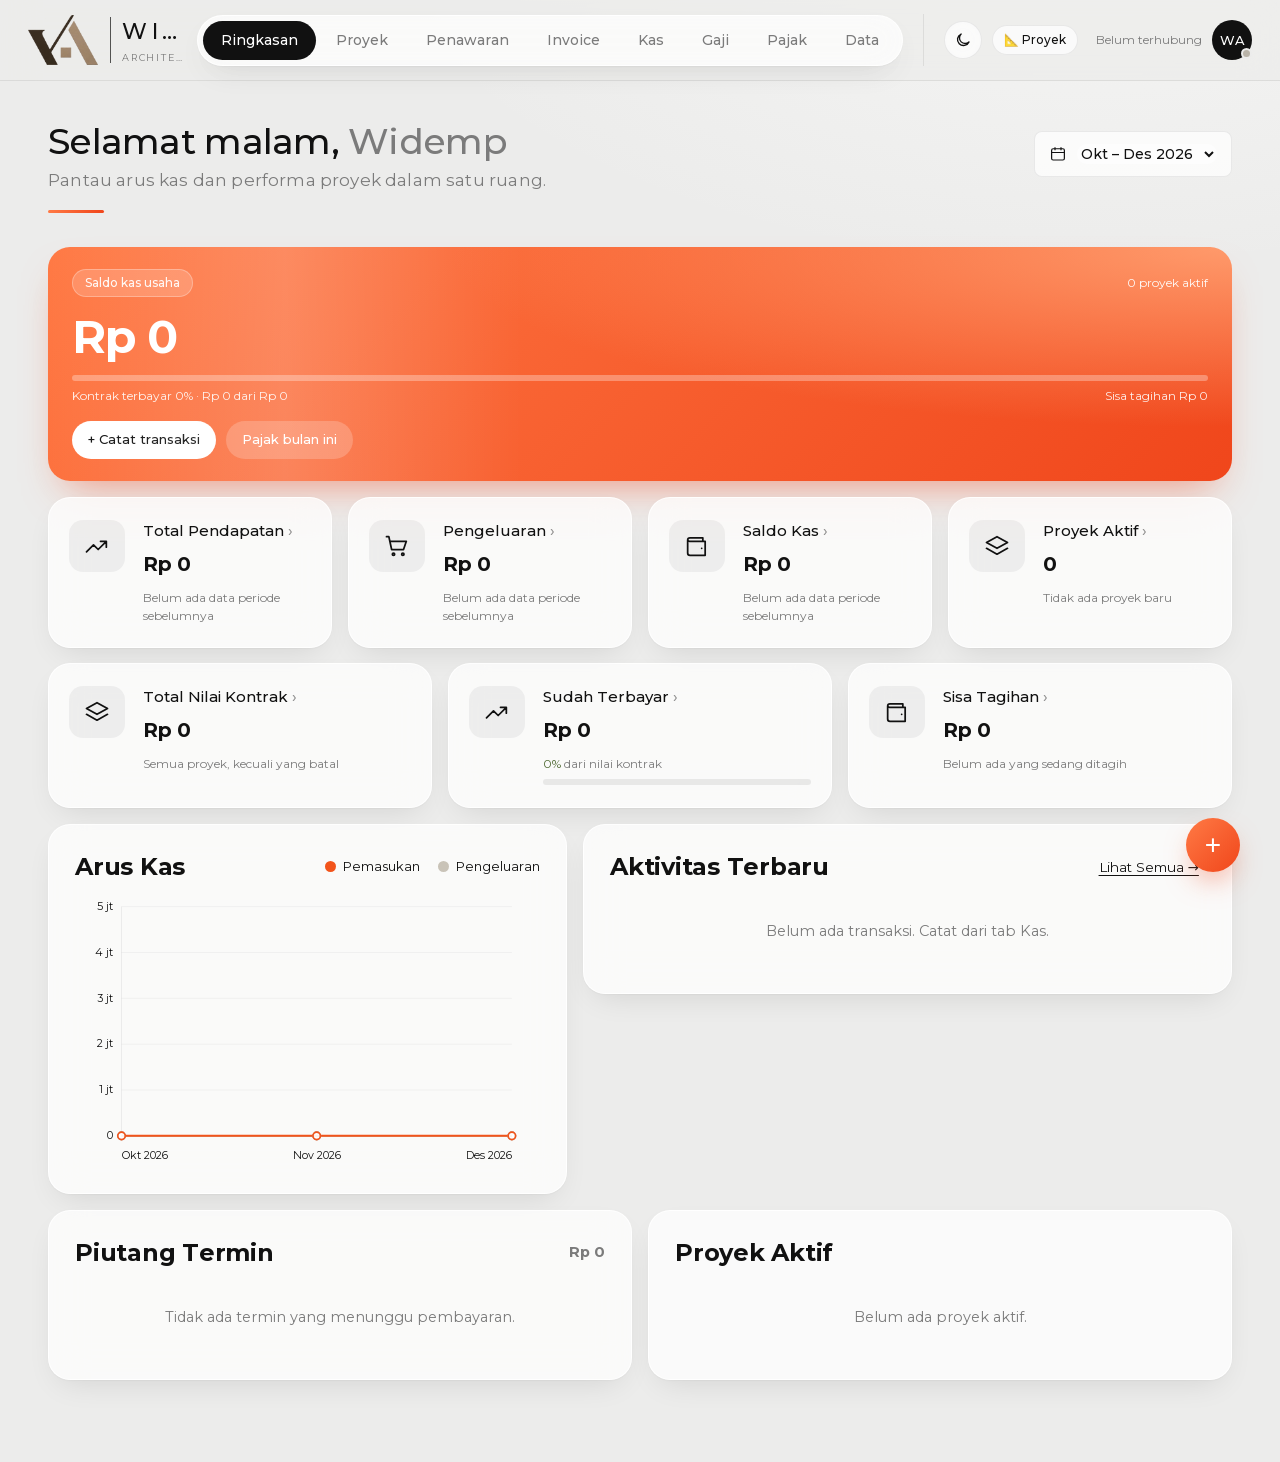
<file: index.html>
<!doctype html>
<html lang="id">
<head>
<meta charset="utf-8">
<meta name="viewport" content="width=device-width, initial-scale=1, viewport-fit=cover">
<meta name="theme-color" content="#f1eee9">
<meta name="apple-mobile-web-app-capable" content="yes">
<meta name="mobile-web-app-capable" content="yes">
<meta name="apple-mobile-web-app-title" content="Widemp Atelier">
<meta name="apple-mobile-web-app-status-bar-style" content="default">
<title>Widemp Atelier</title>
<link rel="manifest" href="manifest.json">
<link rel="icon" href="icon.svg" type="image/svg+xml">
<link rel="apple-touch-icon" href="icon-180.png">
<link rel="stylesheet" href="style.css">
<link rel="stylesheet" href="theme.css">
</head>
<body class="app-keu">
<header class="top">
  <div class="top-in">
    <a class="brand" href="#" data-act="go-dash"><img src="assets/logo-mark.png" alt=""><span class="div"></span><span class="wm"><b id="biz">WIDEMP ATELIER</b><small>Architecture • Interior • Supervision • Production</small></span></a>
    <nav class="tabs" id="tabs">
      <button data-tab="dash" class="on"><svg viewBox="0 0 24 24"><path d="M4 13h6V4H4zM14 20h6V4h-6zM4 20h6v-3H4z"/></svg>Ringkasan</button>
      <button data-tab="proj"><svg viewBox="0 0 24 24"><path d="M3 7h6l2 2h10v10H3z"/></svg>Proyek</button>
      <button data-tab="quote"><svg viewBox="0 0 24 24"><path d="M5 3h10l4 4v14H5zM15 3v4h4M8 11h8M8 14.5h8M8 18h5"/></svg>Penawaran</button>
      <button data-tab="doc"><svg viewBox="0 0 24 24"><path d="M7 3h7l4 4v14H7zM14 3v4h4M10 12h5M10 16h5"/></svg>Invoice</button>
      <button data-tab="cash"><svg viewBox="0 0 24 24"><path d="M3 7h18v10H3zM12 9.5a2.5 2.5 0 100 5 2.5 2.5 0 000-5z"/></svg>Kas</button>
      <button data-tab="gaji"><svg viewBox="0 0 24 24"><circle cx="9" cy="8" r="3.2"/><path d="M3 20c0-3.3 2.7-6 6-6s6 2.7 6 6M16 4.5a3 3 0 010 6M18 14c2 .6 3 2.6 3 6"/></svg>Gaji</button>
      <button data-tab="pajak"><svg viewBox="0 0 24 24"><path d="M6 3h12v18l-3-2-3 2-3-2-3 2zM9 8h6M9 12h6M9 16h3"/></svg>Pajak</button>
      <button data-tab="data"><svg viewBox="0 0 24 24"><ellipse cx="12" cy="6" rx="7" ry="3"/><path d="M5 6v6c0 1.7 3.1 3 7 3s7-1.3 7-3V6M5 12v6c0 1.7 3.1 3 7 3s7-1.3 7-3v-6"/></svg>Data</button>
    </nav>
    <div class="me"><button class="wd-theme" type="button" title="Mode terang/gelap" aria-label="Mode terang/gelap"></button><a class="applink" href="proyek/" title="Buka Pemantau Proyek">📐 Proyek</a><span class="st" id="syncText">Belum terhubung</span><button class="avatar" id="syncPill" type="button" title="Sinkron">WA<i></i></button></div>
  </div>
</header>
<main id="view"></main>
<dialog class="sheet" id="sheet"></dialog>
<div class="toast" id="toast" hidden></div>
<script src="core.js"></script>
<script src="sync.js"></script>
<script src="pdf-assets.js"></script>
<script src="pdf.js"></script>
<script src="laporan-pdf.js"></script>
<script src="studio-core.js"></script>
<script src="studio-pdf.js"></script>
<script src="studio.js"></script>
<script src="xlsx-read.js"></script>
<script src="app.js"></script>
<script src="motion.js"></script>
</body>
</html>
</file>
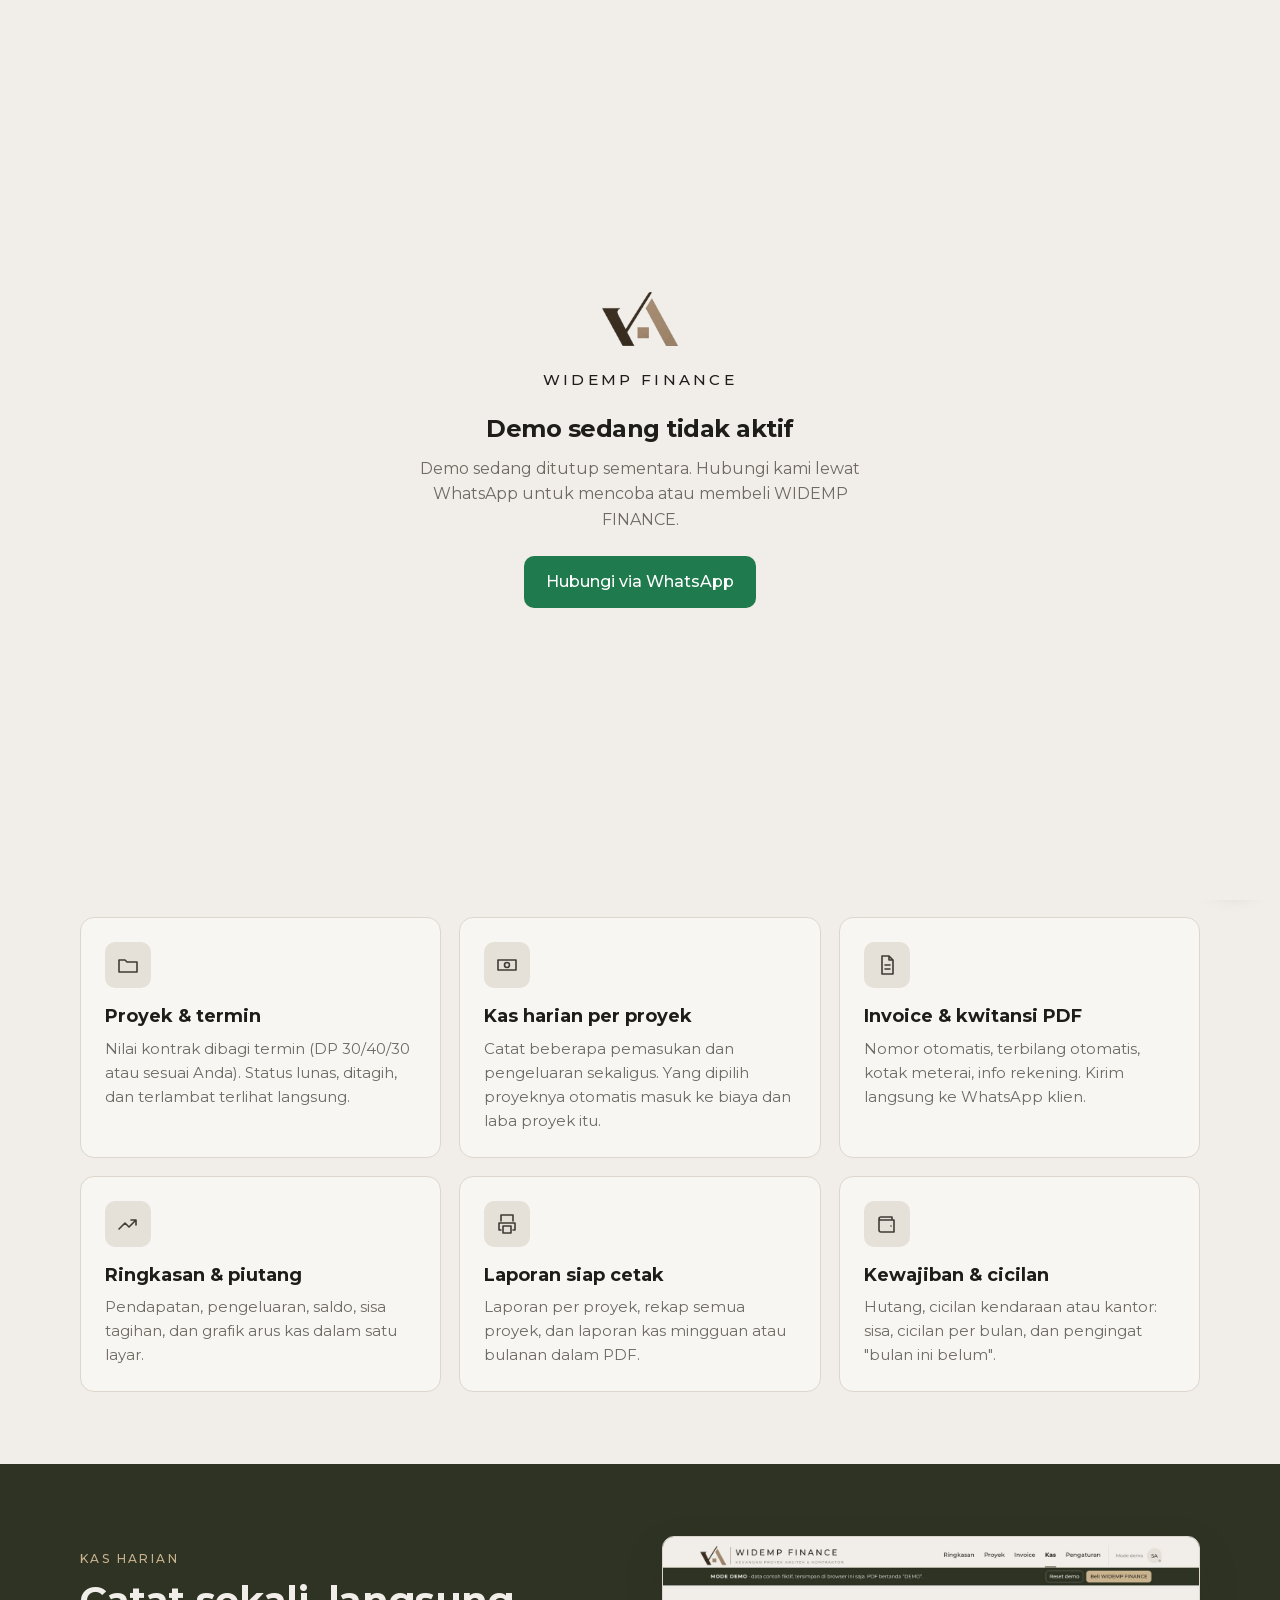
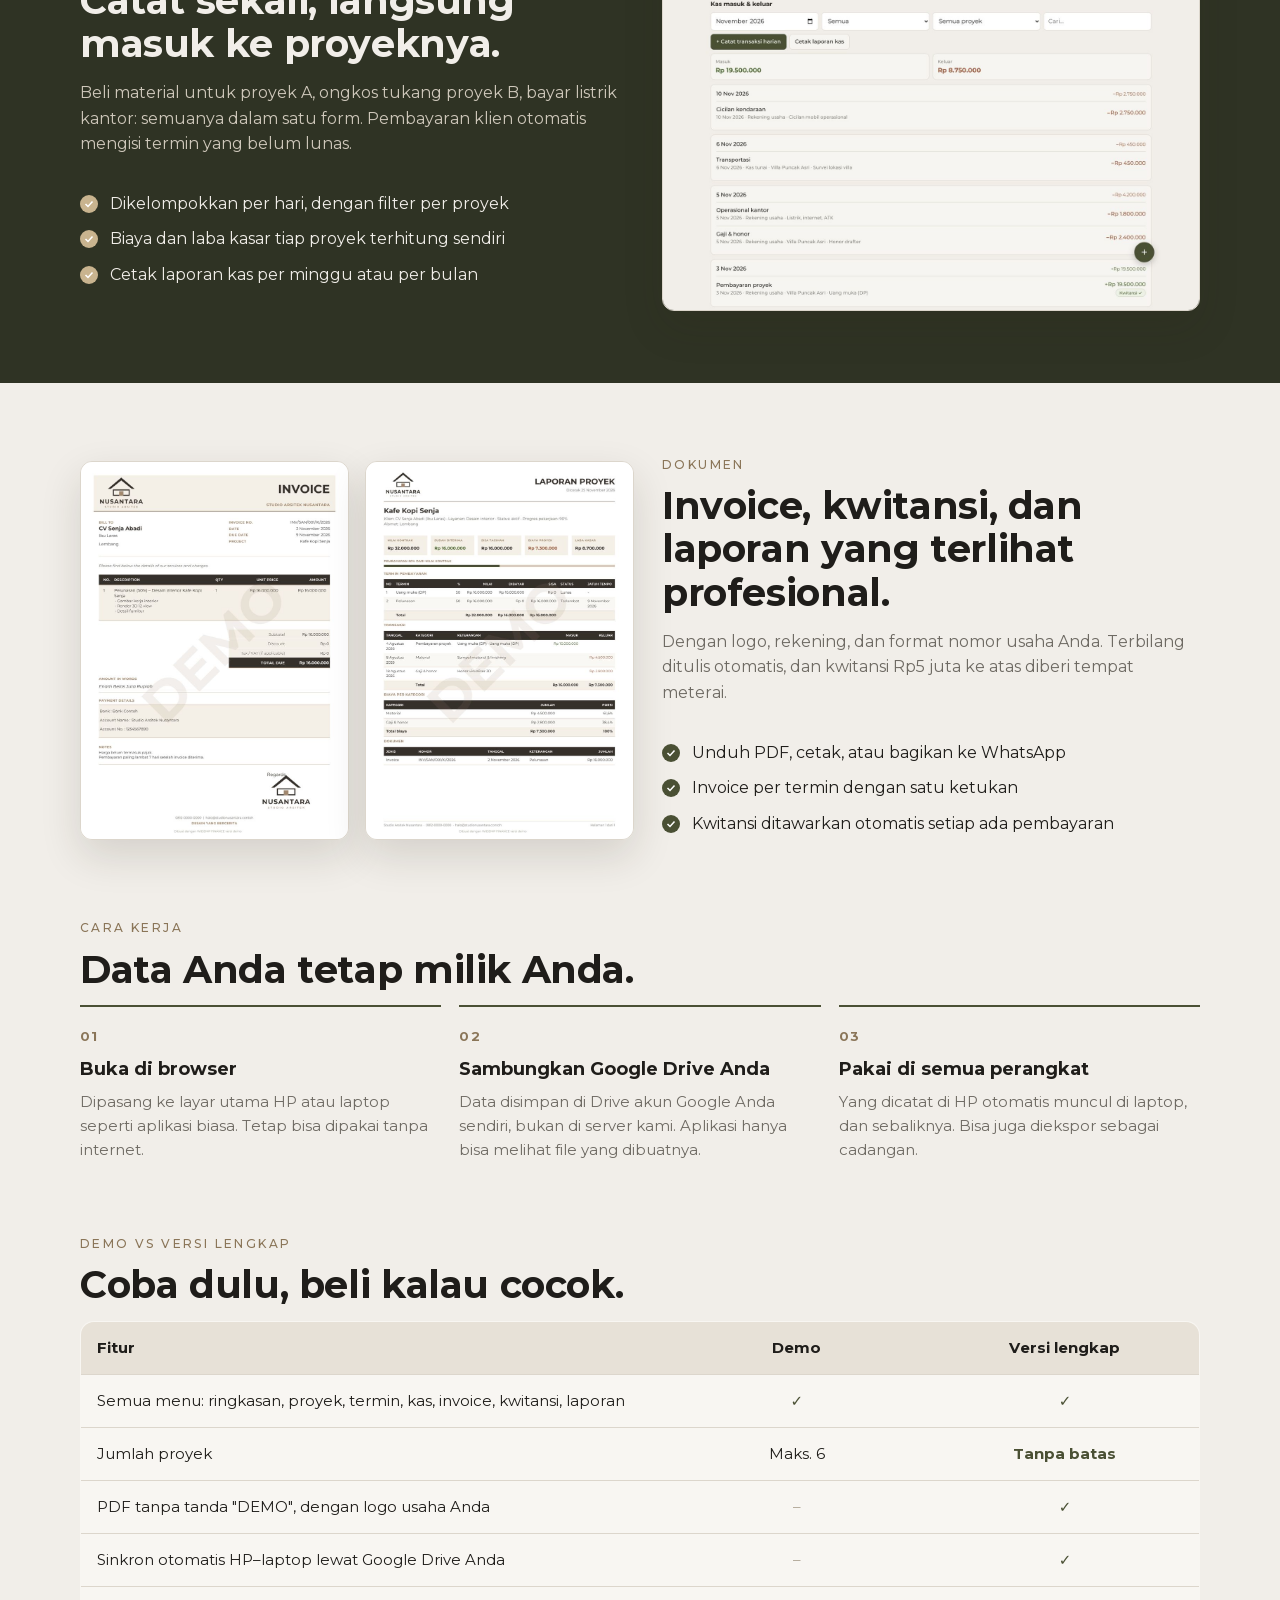
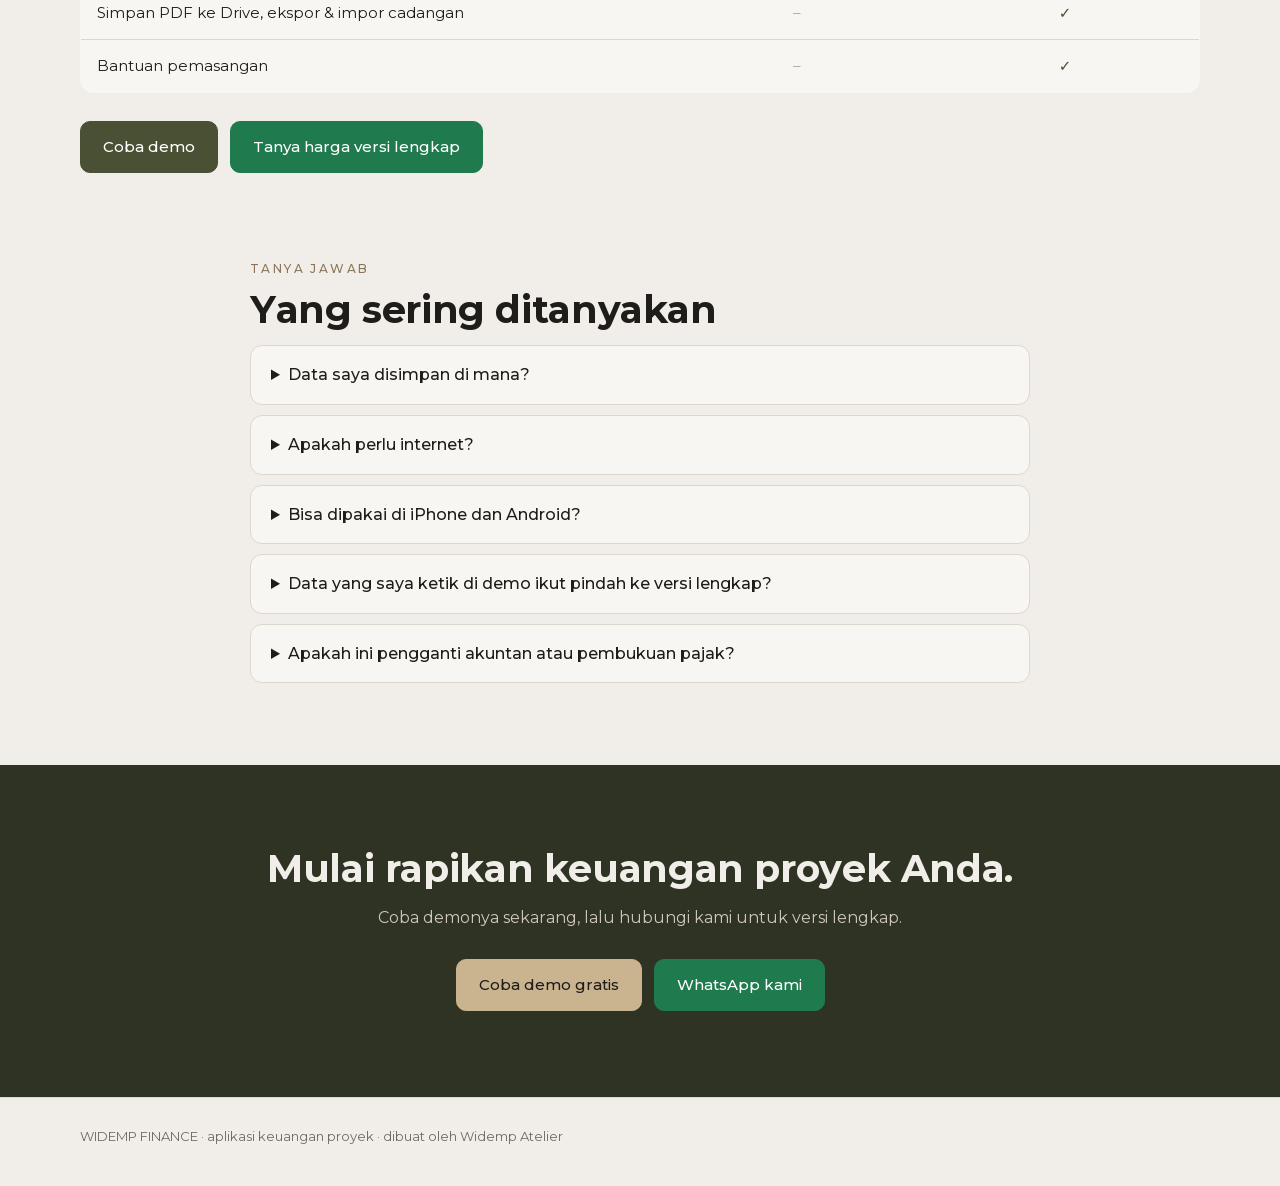
<file: finance/index.html>
<!doctype html>
<html lang="id">
<head>
<meta charset="utf-8">
<meta name="viewport" content="width=device-width, initial-scale=1, viewport-fit=cover">
<title>WIDEMP FINANCE — Aplikasi keuangan proyek untuk arsitek, desainer interior & kontraktor</title>
<meta name="description" content="Catat termin, kas harian per proyek, buat invoice & kwitansi PDF, dan pantau piutang dari HP maupun laptop. Coba demonya gratis.">
<meta name="theme-color" content="#f1eee9">
<meta property="og:title" content="WIDEMP FINANCE — Keuangan proyek tanpa ribet">
<meta property="og:description" content="Termin, kas harian per proyek, invoice & kwitansi PDF, laporan mingguan/bulanan. Coba demo gratis.">
<meta property="og:image" content="img/dashboard.jpg">
<link rel="icon" href="app/icon.svg" type="image/svg+xml">
<script src="gate.js" data-base=""></script>
<style>
@font-face { font-family: 'Montserrat'; src: url(app/assets/montserrat-R.ttf) format('truetype'); font-weight: 400; font-display: swap; }
@font-face { font-family: 'Montserrat'; src: url(app/assets/montserrat-M.ttf) format('truetype'); font-weight: 500 600; font-display: swap; }
@font-face { font-family: 'Montserrat'; src: url(app/assets/montserrat-B.ttf) format('truetype'); font-weight: 700 800; font-display: swap; }
:root { --bg: #f1eee9; --card: #f8f6f2; --ink: #1f1d1a; --muted: #6e6a63; --line: #dcd6cc; --soft: #e6e1d8; --olive: #4a5034; --deep: #2f3324; --sand: #c9b48f; }
* { box-sizing: border-box; }
html { scroll-behavior: smooth; }
body { margin: 0; background: var(--bg); color: var(--ink); font: 16px/1.6 'Montserrat', system-ui, sans-serif; }
a { color: inherit; }
.wrap { max-width: 1160px; margin: 0 auto; padding: 0 20px; }
header { position: sticky; top: 0; z-index: 5; background: rgba(241,238,233,.92); backdrop-filter: blur(8px); border-bottom: 1px solid var(--line); }
.nav { display: flex; align-items: center; gap: 16px; height: 68px; }
.brand { display: flex; align-items: center; gap: 12px; text-decoration: none; flex: 1; min-width: 0; }
.brand img { height: 34px; }
.brand b { letter-spacing: .22em; font-weight: 600; font-size: 16px; white-space: nowrap; }
.nav a.l { text-decoration: none; font-size: 14px; color: var(--muted); }
@media (max-width: 760px) { .nav a.l { display: none; } }
.btn { display: inline-flex; align-items: center; gap: 8px; text-decoration: none; font-weight: 600; font-size: 15px; padding: 13px 22px; border-radius: 10px; border: 1px solid var(--line); background: var(--card); color: var(--ink); white-space: nowrap; }
.btn.p { background: var(--olive); color: #fff; border-color: var(--olive); }
.btn.s { padding: 9px 16px; font-size: 14px; }
.btn.wa { background: #1f7a4d; border-color: #1f7a4d; color: #fff; }
.hero { padding: 64px 20px 40px; display: grid; grid-template-columns: 1.05fr 1fr; gap: 48px; align-items: center; }
@media (max-width: 900px) { .hero { grid-template-columns: 1fr; padding-top: 40px; gap: 28px; } }
img { max-width: 100%; height: auto; }
@media (max-width: 480px) { .brand b { font-size: 13px; letter-spacing: .12em; } .brand img { height: 28px; } .nav { gap: 10px; } }
.eyebrow { font-size: 12px; letter-spacing: .2em; text-transform: uppercase; color: #8a7558; font-weight: 600; }
h1 { font-size: clamp(34px, 5vw, 54px); line-height: 1.08; margin: 14px 0 18px; letter-spacing: -.02em; }
.lead { font-size: 18px; color: var(--muted); max-width: 34em; }
.cta { display: flex; gap: 12px; flex-wrap: wrap; margin: 28px 0 14px; }
.small { font-size: 13px; color: var(--muted); }
.shot { position: relative; }
.shot .desk { width: 100%; border-radius: 14px; border: 1px solid var(--line); box-shadow: 0 24px 60px rgba(40,33,24,.18); display: block; }
.shot .phone { position: absolute; right: -10px; bottom: -36px; width: 30%; border-radius: 22px; border: 6px solid #1f1d1a; box-shadow: 0 18px 40px rgba(0,0,0,.25); }
@media (max-width: 900px) { .shot .phone { right: 8px; bottom: -24px; } }
section { padding: 72px 0; }
h2 { font-size: clamp(26px, 3.4vw, 38px); line-height: 1.15; margin: 10px 0 14px; letter-spacing: -.01em; }
.sub { color: var(--muted); max-width: 40em; margin: 0 0 34px; }
.grid3 { display: grid; grid-template-columns: repeat(3, 1fr); gap: 18px; }
@media (max-width: 900px) { .grid3 { grid-template-columns: 1fr 1fr; } }
@media (max-width: 600px) { .grid3 { grid-template-columns: 1fr; } }
.f { background: var(--card); border: 1px solid var(--line); border-radius: 14px; padding: 24px; }
.f .ic { width: 46px; height: 46px; border-radius: 10px; background: var(--soft); display: grid; place-items: center; margin-bottom: 14px; }
.f .ic svg { width: 24px; height: 24px; stroke: #3f3b35; fill: none; stroke-width: 1.6; stroke-linecap: round; stroke-linejoin: round; }
.f h3 { margin: 0 0 6px; font-size: 18px; }
.f p { margin: 0; color: var(--muted); font-size: 15px; }
.band { background: var(--deep); color: #f1eee9; }
.band .sub { color: #cfc8bb; }
.split { display: grid; grid-template-columns: 1fr 1fr; gap: 44px; align-items: center; }
.split.r > :first-child { order: 2; }
@media (max-width: 900px) { .split { grid-template-columns: 1fr; } .split.r > :first-child { order: 0; } }
.split img { width: 100%; border-radius: 12px; border: 1px solid var(--line); box-shadow: 0 16px 40px rgba(40,33,24,.14); display: block; }
.docs { display: flex; gap: 16px; }
.docs img { width: 50%; }
ul.ck { list-style: none; padding: 0; margin: 18px 0 0; }
ul.ck li { padding-left: 30px; position: relative; margin: 10px 0; }
ul.ck li::before { content: ''; position: absolute; left: 0; top: 4px; width: 18px; height: 18px; border-radius: 50%; background: var(--olive) url("data:image/svg+xml,%3Csvg xmlns='http://www.w3.org/2000/svg' viewBox='0 0 24 24' fill='none' stroke='white' stroke-width='3'%3E%3Cpath d='M5 12l5 5 9-10'/%3E%3C/svg%3E") center/12px no-repeat; }
.band ul.ck li::before { background-color: var(--sand); }
.steps { counter-reset: s; display: grid; grid-template-columns: repeat(3, 1fr); gap: 18px; }
@media (max-width: 800px) { .steps { grid-template-columns: 1fr; } }
.steps div { border-top: 2px solid var(--olive); padding-top: 16px; }
.steps div::before { counter-increment: s; content: '0' counter(s); font-weight: 700; color: #8a7558; letter-spacing: .1em; font-size: 13px; }
.steps h3 { margin: 6px 0; font-size: 18px; }
.steps p { margin: 0; color: var(--muted); font-size: 15px; }
table.cmp { width: 100%; border-collapse: collapse; background: var(--card); border: 1px solid var(--line); border-radius: 14px; overflow: hidden; font-size: 15px; }
table.cmp th, table.cmp td { padding: 14px 16px; border-bottom: 1px solid var(--line); text-align: left; }
table.cmp th { background: #e7e1d7; }
table.cmp td:not(:first-child), table.cmp th:not(:first-child) { text-align: center; width: 24%; }
.y { color: var(--olive); font-weight: 700; } .n { color: #b3a99a; }
details { background: var(--card); border: 1px solid var(--line); border-radius: 12px; padding: 16px 20px; margin-bottom: 10px; }
summary { font-weight: 600; cursor: pointer; }
details p { color: var(--muted); margin: 10px 0 0; }
.final { text-align: center; }
.final .cta { justify-content: center; }
footer { border-top: 1px solid var(--line); padding: 28px 0 40px; color: var(--muted); font-size: 13px; }
.float-wa { position: fixed; right: 18px; bottom: 18px; z-index: 6; width: 56px; height: 56px; border-radius: 50%; background: #1f7a4d; display: grid; place-items: center; box-shadow: 0 8px 22px rgba(0,0,0,.25); }
.float-wa svg { width: 28px; height: 28px; fill: #fff; }
</style>
</head>
<body>
<header><div class="wrap nav">
  <a class="brand" href="#"><img src="app/assets/logo-mark.png" alt=""><b>WIDEMP FINANCE</b></a>
  <a class="l" href="#fitur">Fitur</a><a class="l" href="#versi">Demo vs lengkap</a><a class="l" href="#tanya">Tanya jawab</a>
  <a class="btn p s" href="app/">Coba demo</a>
</div></header>

<main>
<div class="wrap hero">
  <div>
    <div class="eyebrow">Untuk arsitek · desainer interior · kontraktor</div>
    <h1>Keuangan proyek rapi, dari termin sampai kwitansi.</h1>
    <p class="lead">WIDEMP FINANCE mencatat pembayaran termin, kas harian per proyek, dan membuat invoice serta kwitansi PDF dalam hitungan detik. Bisa dipakai di HP dan laptop, tetap jalan saat tidak ada sinyal.</p>
    <div class="cta"><a class="btn p" href="app/">Coba demo gratis →</a><a class="btn wa" data-wa="dari halaman depan" href="#">Tanya harga via WhatsApp</a></div>
    <div class="small">Demo langsung di browser, tanpa daftar dan tanpa unduh.</div>
  </div>
  <div class="shot"><img class="desk" src="img/dashboard.jpg" alt="Ringkasan keuangan proyek di WIDEMP FINANCE" width="1400" height="1099"><img class="phone" src="img/mobile.jpg" alt="Tampilan di HP" loading="lazy" width="520" height="1125"></div>
</div>

<section id="fitur"><div class="wrap">
  <div class="eyebrow">Fitur</div>
  <h2>Semua yang dibutuhkan studio kecil untuk mengurus uang proyek.</h2>
  <p class="sub">Dibuat oleh arsitek yang mengelola proyeknya sendiri, jadi alurnya mengikuti cara kerja jasa desain dan pengawasan.</p>
  <div class="grid3">
    <div class="f"><div class="ic"><svg viewBox="0 0 24 24"><path d="M3 7h6l2 2h10v10H3z"/></svg></div><h3>Proyek &amp; termin</h3><p>Nilai kontrak dibagi termin (DP 30/40/30 atau sesuai Anda). Status lunas, ditagih, dan terlambat terlihat langsung.</p></div>
    <div class="f"><div class="ic"><svg viewBox="0 0 24 24"><path d="M3 7h18v10H3zM12 9.5a2.5 2.5 0 100 5 2.5 2.5 0 000-5z"/></svg></div><h3>Kas harian per proyek</h3><p>Catat beberapa pemasukan dan pengeluaran sekaligus. Yang dipilih proyeknya otomatis masuk ke biaya dan laba proyek itu.</p></div>
    <div class="f"><div class="ic"><svg viewBox="0 0 24 24"><path d="M7 3h7l4 4v14H7zM14 3v4h4M10 12h5M10 16h5"/></svg></div><h3>Invoice &amp; kwitansi PDF</h3><p>Nomor otomatis, terbilang otomatis, kotak meterai, info rekening. Kirim langsung ke WhatsApp klien.</p></div>
    <div class="f"><div class="ic"><svg viewBox="0 0 24 24"><path d="M3 17l6-6 4 4 7-7M15 8h5v5"/></svg></div><h3>Ringkasan &amp; piutang</h3><p>Pendapatan, pengeluaran, saldo, sisa tagihan, dan grafik arus kas dalam satu layar.</p></div>
    <div class="f"><div class="ic"><svg viewBox="0 0 24 24"><path d="M6 9V3h12v6M6 18H4v-7h16v7h-2M8 14h8v7H8z"/></svg></div><h3>Laporan siap cetak</h3><p>Laporan per proyek, rekap semua proyek, dan laporan kas mingguan atau bulanan dalam PDF.</p></div>
    <div class="f"><div class="ic"><svg viewBox="0 0 24 24"><path d="M4 7a2 2 0 012-2h11v3M4 7v11a2 2 0 002 2h13V8H6a2 2 0 01-2-1zM16 14h.01"/></svg></div><h3>Kewajiban &amp; cicilan</h3><p>Hutang, cicilan kendaraan atau kantor: sisa, cicilan per bulan, dan pengingat "bulan ini belum".</p></div>
  </div>
</div></section>

<section class="band"><div class="wrap split">
  <div>
    <div class="eyebrow" style="color:var(--sand)">Kas harian</div>
    <h2>Catat sekali, langsung masuk ke proyeknya.</h2>
    <p class="sub">Beli material untuk proyek A, ongkos tukang proyek B, bayar listrik kantor: semuanya dalam satu form. Pembayaran klien otomatis mengisi termin yang belum lunas.</p>
    <ul class="ck"><li>Dikelompokkan per hari, dengan filter per proyek</li><li>Biaya dan laba kasar tiap proyek terhitung sendiri</li><li>Cetak laporan kas per minggu atau per bulan</li></ul>
  </div>
  <div><img src="img/kas.jpg" alt="Kas harian per proyek" loading="lazy" width="1400" height="972"></div>
</div></section>

<section><div class="wrap split r">
  <div>
    <div class="eyebrow">Dokumen</div>
    <h2>Invoice, kwitansi, dan laporan yang terlihat profesional.</h2>
    <p class="sub">Dengan logo, rekening, dan format nomor usaha Anda. Terbilang ditulis otomatis, dan kwitansi Rp5 juta ke atas diberi tempat meterai.</p>
    <ul class="ck"><li>Unduh PDF, cetak, atau bagikan ke WhatsApp</li><li>Invoice per termin dengan satu ketukan</li><li>Kwitansi ditawarkan otomatis setiap ada pembayaran</li></ul>
  </div>
  <div class="docs"><img src="img/invoice.jpg" alt="Contoh invoice PDF" loading="lazy" width="760" height="1075"><img src="img/laporan.jpg" alt="Contoh laporan proyek PDF" loading="lazy" width="760" height="1075"></div>
</div></section>

<section style="padding-top:0"><div class="wrap">
  <div class="eyebrow">Cara kerja</div>
  <h2>Data Anda tetap milik Anda.</h2>
  <div class="steps">
    <div><h3>Buka di browser</h3><p>Dipasang ke layar utama HP atau laptop seperti aplikasi biasa. Tetap bisa dipakai tanpa internet.</p></div>
    <div><h3>Sambungkan Google Drive Anda</h3><p>Data disimpan di Drive akun Google Anda sendiri, bukan di server kami. Aplikasi hanya bisa melihat file yang dibuatnya.</p></div>
    <div><h3>Pakai di semua perangkat</h3><p>Yang dicatat di HP otomatis muncul di laptop, dan sebaliknya. Bisa juga diekspor sebagai cadangan.</p></div>
  </div>
</div></section>

<section id="versi" style="padding-top:0"><div class="wrap">
  <div class="eyebrow">Demo vs versi lengkap</div>
  <h2>Coba dulu, beli kalau cocok.</h2>
  <table class="cmp">
    <tr><th>Fitur</th><th>Demo</th><th>Versi lengkap</th></tr>
    <tr><td>Semua menu: ringkasan, proyek, termin, kas, invoice, kwitansi, laporan</td><td class="y">✓</td><td class="y">✓</td></tr>
    <tr><td>Jumlah proyek</td><td>Maks. 6</td><td class="y">Tanpa batas</td></tr>
    <tr><td>PDF tanpa tanda "DEMO", dengan logo usaha Anda</td><td class="n">–</td><td class="y">✓</td></tr>
    <tr><td>Sinkron otomatis HP–laptop lewat Google Drive Anda</td><td class="n">–</td><td class="y">✓</td></tr>
    <tr><td>Simpan PDF ke Drive, ekspor &amp; impor cadangan</td><td class="n">–</td><td class="y">✓</td></tr>
    <tr><td>Bantuan pemasangan</td><td class="n">–</td><td class="y">✓</td></tr>
  </table>
  <div class="cta"><a class="btn p" href="app/">Coba demo</a><a class="btn wa" data-wa="tanya versi lengkap" href="#">Tanya harga versi lengkap</a></div>
</div></section>

<section id="tanya" style="padding-top:0"><div class="wrap" style="max-width:820px">
  <div class="eyebrow">Tanya jawab</div>
  <h2>Yang sering ditanyakan</h2>
  <details><summary>Data saya disimpan di mana?</summary><p>Di perangkat Anda dan di Google Drive akun Anda sendiri. Kami tidak menyimpan data keuangan Anda di server kami.</p></details>
  <details><summary>Apakah perlu internet?</summary><p>Tidak untuk mencatat. Semua tersimpan di perangkat dan otomatis terkirim ke Drive saat online.</p></details>
  <details><summary>Bisa dipakai di iPhone dan Android?</summary><p>Bisa. Di Android lewat Chrome, di iPhone lewat Safari dengan "Tambah ke Layar Utama", dan di laptop lewat Chrome atau Edge.</p></details>
  <details><summary>Data yang saya ketik di demo ikut pindah ke versi lengkap?</summary><p>Tidak. Demo memakai data contoh dan hanya tersimpan di browser yang sedang dipakai. Tombol "Reset demo" mengembalikannya ke contoh awal.</p></details>
  <details><summary>Apakah ini pengganti akuntan atau pembukuan pajak?</summary><p>Bukan. WIDEMP FINANCE untuk pencatatan keuangan proyek sehari-hari. Untuk laporan pajak dan pembukuan resmi, tetap konsultasikan dengan akuntan.</p></details>
</div></section>

<section class="band final"><div class="wrap">
  <h2>Mulai rapikan keuangan proyek Anda.</h2>
  <p class="sub" style="margin:0 auto 10px">Coba demonya sekarang, lalu hubungi kami untuk versi lengkap.</p>
  <div class="cta"><a class="btn" style="background:var(--sand);border-color:var(--sand)" href="app/">Coba demo gratis</a><a class="btn wa" data-wa="dari bagian akhir halaman" href="#">WhatsApp kami</a></div>
</div></section>
</main>

<footer><div class="wrap">WIDEMP FINANCE · aplikasi keuangan proyek · dibuat oleh Widemp Atelier</div></footer>
<a class="float-wa" data-wa="tombol WhatsApp" href="#" aria-label="Chat WhatsApp"><svg viewBox="0 0 24 24"><path d="M12 2a10 10 0 00-8.6 15.1L2 22l5-1.3A10 10 0 1012 2zm0 18.2a8.2 8.2 0 01-4.2-1.2l-.3-.2-3 .8.8-2.9-.2-.3A8.2 8.2 0 1112 20.2zm4.5-6.1c-.2-.1-1.5-.7-1.7-.8s-.4-.1-.6.1-.7.8-.8 1-.3.2-.5.1a6.7 6.7 0 01-2-1.2 7.4 7.4 0 01-1.4-1.7c-.1-.2 0-.4.1-.5l.4-.4.2-.4v-.4l-.8-1.9c-.2-.5-.4-.4-.6-.4h-.5a1 1 0 00-.7.3 3 3 0 00-.9 2.2 5.2 5.2 0 001.1 2.7 11.8 11.8 0 004.5 4c.6.3 1.1.4 1.5.5a3.6 3.6 0 001.7.1 2.8 2.8 0 001.8-1.3 2.3 2.3 0 00.2-1.3c-.1-.1-.3-.2-.5-.3z"/></svg></a>
<script>
  (function () {
    var WA = '6282251613598', T = 'Halo, saya tertarik membeli WIDEMP FINANCE (aplikasi keuangan proyek). Boleh info harga dan cara pemasangannya?';
    document.querySelectorAll('[data-wa]').forEach(function (a) {
      a.href = 'https://wa.me/' + WA + '?text=' + encodeURIComponent(T + '\n\n(' + a.getAttribute('data-wa') + ')');
      a.target = '_blank'; a.rel = 'noopener';
    });
  })();
</script>
</body>
</html>
</file>
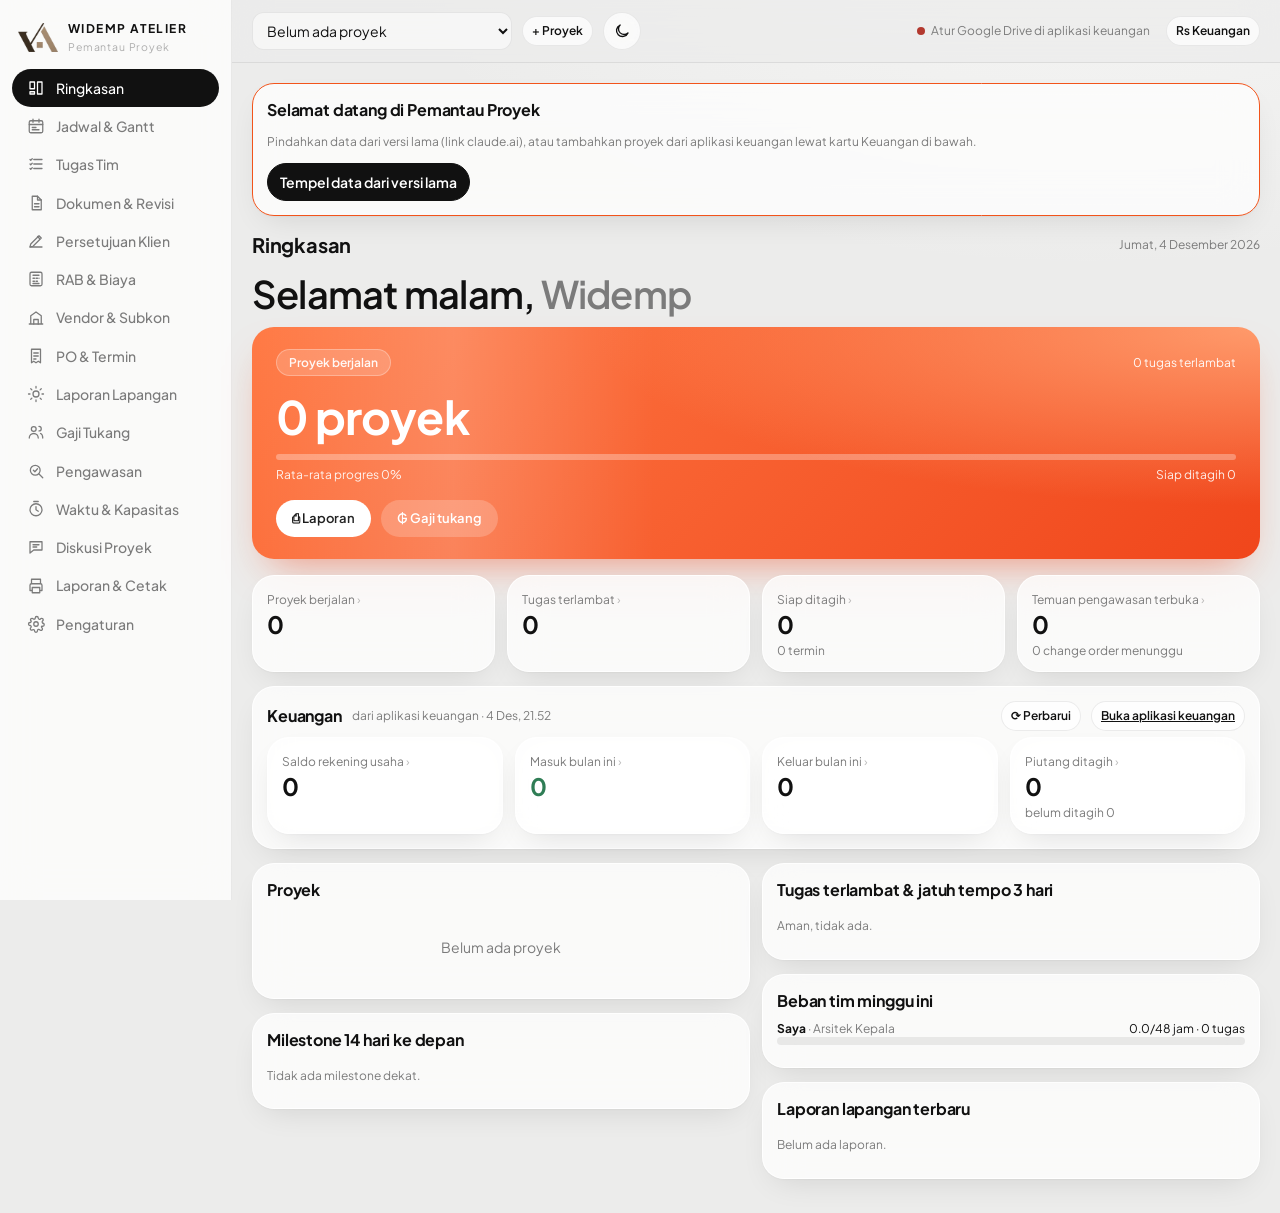
<file: proyek/index.html>
<!DOCTYPE html>
<html lang="id">
<head>
<meta charset="utf-8">
<meta name="viewport" content="width=device-width, initial-scale=1">
<meta name="theme-color" content="#1f1d1a">
<meta name="apple-mobile-web-app-capable" content="yes">
<meta name="mobile-web-app-capable" content="yes">
<meta name="apple-mobile-web-app-title" content="Widemp Proyek">
<title>Widemp Atelier · Pemantau Proyek</title>
<link rel="manifest" href="manifest.json">
<link rel="icon" href="../icon.svg" type="image/svg+xml">
<link rel="apple-touch-icon" href="../icon-180.png">
<link rel="preconnect" href="https://fonts.googleapis.com">
<link href="https://fonts.googleapis.com/css2?family=Plus+Jakarta+Sans:wght@400;500;600;700&display=swap" rel="stylesheet">
<style id="appcss">
:root{--bg:#f6f4f0;--card:#fff;--ink:#1f1d1a;--mut:#6f6a62;--line:#e6e1d8;--acc:#b5653b;--acc2:#f3e4da;--ok:#2f7d55;--okb:#e2f1e8;--warn:#b07a12;--warnb:#fbf0d6;--bad:#b3392f;--badb:#f8e1de;--blue:#2f5f8a;--blueb:#e1ebf4;--r:12px}
*{box-sizing:border-box}
html,body{margin:0;background:var(--bg);color:var(--ink);font:14px/1.45 "Plus Jakarta Sans",system-ui,sans-serif}
button,input,select,textarea{font:inherit;color:inherit}
h1,h2,h3,h4{margin:0;font-weight:700;letter-spacing:-.01em}
h2{font-size:20px}h3{font-size:16px}h4{font-size:14px}
a{color:var(--blue)}
.app{display:flex;min-height:100vh}
.side{width:220px;flex:none;background:#1f1d1a;color:#eee;padding:18px 12px;position:sticky;top:0;height:100vh;overflow:auto}
.brand{font-weight:700;font-size:15px;padding:4px 10px 16px;letter-spacing:.02em}
.brand small{display:block;font-weight:400;color:#aaa;font-size:11px}
.nav a{display:flex;gap:10px;align-items:center;padding:9px 10px;border-radius:8px;color:#d9d6d0;text-decoration:none;font-weight:500}
.nav a.on{background:var(--acc);color:#fff}
.nav a:hover:not(.on){background:#2d2a26}
.nav .ic{width:18px;text-align:center}
.main{flex:1;min-width:0;display:flex;flex-direction:column}
.top{display:flex;gap:10px;align-items:center;padding:12px 20px;background:var(--card);border-bottom:1px solid var(--line);position:sticky;top:0;z-index:20;flex-wrap:wrap}
.top select{max-width:260px}
.sync{font-size:12px;color:var(--mut);margin-left:auto;display:flex;align-items:center;gap:6px}
.dot{width:8px;height:8px;border-radius:50%;background:#bbb;display:inline-block}
.dot.ok{background:var(--ok)}.dot.busy{background:var(--warn)}.dot.off{background:var(--bad)}
.tabs{display:none}
#view{padding:20px;max-width:1200px;width:100%}
.hd{display:flex;align-items:center;gap:10px;flex-wrap:wrap;margin-bottom:14px}
.hd .sp{flex:1}
.sp{flex:1}
.card{background:var(--card);border:1px solid var(--line);border-radius:var(--r);padding:14px;margin-bottom:14px}
.grid{display:grid;gap:12px}
.g4{grid-template-columns:repeat(4,1fr)}.g3{grid-template-columns:repeat(3,1fr)}.g2{grid-template-columns:repeat(2,1fr)}
.kpi{background:var(--card);border:1px solid var(--line);border-radius:var(--r);padding:12px 14px}
.kpi b{display:block;font-size:22px;margin-top:2px;line-height:1.2}
.kpi b.txt{font-size:15px}
.tmgrid{display:grid;grid-template-columns:1fr 1fr 2fr auto;gap:8px;align-items:end}
.kpi span{color:var(--mut);font-size:12px}
.btn{border:1px solid var(--line);background:var(--card);padding:8px 12px;border-radius:9px;cursor:pointer;font-weight:600;white-space:nowrap}
.btn:hover{border-color:#cfc8bb}
.btn.pri{background:var(--acc);color:#fff;border-color:var(--acc)}
.btn.ghost{background:transparent}
.btn.danger{color:var(--bad)}
.btn.sm{padding:5px 9px;font-size:12px;border-radius:7px}
.btn:disabled{opacity:.5;cursor:default}
input,select,textarea{border:1px solid var(--line);border-radius:9px;padding:8px 10px;background:#fff;width:100%}
textarea{resize:vertical}
.fld{display:block;margin-bottom:10px}
.fld>span{display:block;font-size:12px;font-weight:600;color:var(--mut);margin-bottom:4px}
.fld small{color:var(--mut);font-size:11px}
.chk{display:flex;gap:8px;align-items:center;margin-bottom:10px;font-weight:500}
.chk input{width:auto}
form .row{display:grid;grid-template-columns:1fr 1fr;gap:0 10px}
.tag{display:inline-block;padding:2px 8px;border-radius:20px;font-size:11px;font-weight:600;background:#eee;color:#555;white-space:nowrap}
.tag.ok{background:var(--okb);color:var(--ok)}.tag.warn{background:var(--warnb);color:var(--warn)}.tag.bad{background:var(--badb);color:var(--bad)}.tag.blue{background:var(--blueb);color:var(--blue)}.tag.acc{background:var(--acc2);color:var(--acc)}
.mut{color:var(--mut)}.small{font-size:12px}
.bar{height:8px;background:#eee;border-radius:5px;overflow:hidden}
.bar i{display:block;height:100%;background:var(--acc);border-radius:5px}
.bar.ok i{background:var(--ok)}.bar.bad i{background:var(--bad)}
table{width:100%;border-collapse:collapse}
th,td{text-align:left;padding:8px 6px;border-bottom:1px solid var(--line);vertical-align:top}
th{font-size:11px;text-transform:uppercase;letter-spacing:.04em;color:var(--mut);font-weight:600}
td.num,th.num{text-align:right;white-space:nowrap}
.tw{overflow-x:auto}
.list>div{padding:10px 0;border-bottom:1px solid var(--line)}
.list>div:last-child{border-bottom:0}
.empty{padding:26px;text-align:center;color:var(--mut)}
.chips{display:flex;gap:6px;flex-wrap:wrap}
.chip{border:1px solid var(--line);background:#fff;border-radius:20px;padding:5px 11px;cursor:pointer;font-size:12px;font-weight:600}
.chip.on{background:var(--ink);color:#fff;border-color:var(--ink)}
/* gantt */
.gantt{overflow-x:auto;border:1px solid var(--line);border-radius:var(--r);background:#fff}
.gt{position:relative}
.grow{display:flex;border-bottom:1px solid var(--line);min-height:40px}
.grow.sub{min-height:30px;background:#fcfbf9}
.glab{position:sticky;left:0;z-index:3;background:inherit;width:170px;flex:none;padding:8px 10px;border-right:1px solid var(--line);font-weight:600;font-size:13px;background:#fff}
.grow.sub .glab{font-weight:500;font-size:12px;padding-left:22px;background:#fcfbf9;color:var(--mut)}
.gtrack{position:relative;flex:none}
.gbar{position:absolute;top:9px;height:22px;border-radius:6px;background:var(--acc2);border:1px solid #e2c7b5;overflow:hidden;cursor:pointer;font-size:11px;font-weight:600;line-height:20px;padding:0 6px;white-space:nowrap;color:#6b3a1f}
.gbar i{position:absolute;left:0;top:0;bottom:0;background:var(--acc);opacity:.35}
.gbar span{position:relative}
.gbar.done{background:var(--okb);border-color:#b9dcc8;color:var(--ok)}.gbar.done i{background:var(--ok)}
.gms{position:absolute;top:12px;width:14px;height:14px;background:var(--ink);transform:rotate(45deg);margin-left:-7px}
.gms.ok{background:var(--ok)}
.gdot{position:absolute;top:10px;width:10px;height:10px;border-radius:50%;margin-left:-5px;background:var(--blue)}
.gdot.done{background:var(--ok)}.gdot.late{background:var(--bad)}
.ghead{display:flex;position:sticky;top:0;z-index:4;background:#faf8f5;border-bottom:1px solid var(--line);font-size:11px;color:var(--mut)}
.ghead .glab{background:#faf8f5}
.gmon{position:absolute;top:0;bottom:0;border-left:1px solid var(--line);padding:6px 4px;white-space:nowrap}
.gtoday{position:absolute;top:0;bottom:0;width:2px;background:var(--bad);z-index:2;pointer-events:none}
.gwk{position:absolute;top:0;bottom:0;border-left:1px dashed #efebe4;pointer-events:none}
/* kanban */
.kan{display:grid;grid-template-columns:repeat(3,1fr);gap:12px}
.col{background:#efebe4;border-radius:var(--r);padding:10px;min-height:120px}
.col h4{margin:2px 4px 8px;display:flex;justify-content:space-between}
.tk{background:#fff;border:1px solid var(--line);border-radius:10px;padding:9px 10px;margin-bottom:8px;cursor:pointer}
.tk .t{font-weight:600}
.tk .m{display:flex;gap:6px;flex-wrap:wrap;margin-top:6px;align-items:center}
.tk .subs{margin-top:6px;font-size:12px}
.tk .subs label{display:flex;gap:6px;align-items:center;padding:2px 0}
.tk .subs input{width:auto}
.av{display:inline-flex;width:22px;height:22px;border-radius:50%;background:var(--ink);color:#fff;font-size:10px;align-items:center;justify-content:center;font-weight:700;flex:none}
/* docs */
.doc{display:flex;gap:12px;align-items:flex-start}
.thumb{width:84px;height:64px;border-radius:8px;background:#efebe4;flex:none;display:flex;align-items:center;justify-content:center;font-weight:700;color:var(--mut);font-size:12px;overflow:hidden;border:1px solid var(--line)}
.thumb img{width:100%;height:100%;object-fit:cover}
.ver{display:flex;gap:8px;align-items:center;padding:6px 0;border-top:1px dashed var(--line);font-size:12px;flex-wrap:wrap}
.old{opacity:.6}
.warnbox{background:var(--warnb);color:#6b4b0c;border-radius:9px;padding:8px 10px;font-size:12px;margin:8px 0}
.okbox{background:var(--okb);color:#1d5236;border-radius:9px;padding:8px 10px;font-size:12px;margin:8px 0}
/* modal */
.ov{position:fixed;inset:0;background:rgba(20,18,15,.45);z-index:50;display:flex;align-items:flex-start;justify-content:center;padding:30px 12px;overflow:auto}
.md{background:#fff;border-radius:16px;padding:18px;width:100%;max-width:560px;box-shadow:0 20px 50px rgba(0,0,0,.25)}
.md.wide{max-width:980px}
.md h3{margin-bottom:12px}
.mact{display:flex;gap:8px;align-items:center;margin-top:14px;flex-wrap:wrap}
.toast{position:fixed;left:50%;bottom:22px;transform:translateX(-50%);background:var(--ink);color:#fff;padding:10px 16px;border-radius:10px;z-index:80;font-weight:600;font-size:13px;box-shadow:0 8px 20px rgba(0,0,0,.25)}
/* markup */
.mkwrap{position:relative;display:inline-block;max-width:100%;touch-action:none;border:1px solid var(--line);border-radius:8px;overflow:hidden;background:#eee}
.mkwrap img{display:block;max-width:100%;max-height:70vh;user-select:none;-webkit-user-drag:none}
.mkwrap canvas{position:absolute;left:0;top:0;width:100%;height:100%;cursor:crosshair}
.sigpad{border:1px dashed #bbb;border-radius:9px;background:#fffdf8;touch-action:none;width:100%;height:150px;display:block}
.sig{height:50px;background:#fff;border:1px solid var(--line);border-radius:6px;padding:2px}
/* chat */
.msgs{display:flex;flex-direction:column;gap:10px;max-height:60vh;overflow:auto;padding:4px}
.msg{background:#fff;border:1px solid var(--line);border-radius:12px;padding:10px 12px;max-width:86%}
.msg.me{align-self:flex-end;background:#fbf4ee;border-color:#ecd8c9}
.msg .h{font-size:11px;color:var(--mut);display:flex;gap:6px;align-items:center;flex-wrap:wrap;margin-bottom:4px}
.msg.co{border-left:4px solid var(--warn)}.msg.ins{border-left:4px solid var(--blue)}.msg.dec{border-left:4px solid var(--ok)}
.photos{display:flex;gap:6px;flex-wrap:wrap;margin-top:8px}
.photos img{width:86px;height:86px;object-fit:cover;border-radius:8px;cursor:pointer;border:1px solid var(--line)}
.stars{color:#d19a1d;letter-spacing:1px}
.timer{font-variant-numeric:tabular-nums;font-weight:700;font-size:18px}
.pcard{cursor:pointer}
.pcard:hover{border-color:#cfc8bb}
.lock{font-size:12px;color:var(--bad);font-weight:600}
@media (max-width:860px){
  .side{display:none}
  .top{padding:10px 12px}
  .top select{max-width:none;flex:1}
  .tabs{display:flex;overflow-x:auto;gap:6px;padding:8px 12px;background:var(--card);border-bottom:1px solid var(--line);position:sticky;top:57px;z-index:19;scrollbar-width:none}
  .tabs::-webkit-scrollbar{display:none}
  .tabs a{flex:none;padding:6px 11px;border-radius:20px;border:1px solid var(--line);text-decoration:none;color:var(--ink);font-weight:600;font-size:12px}
  .tabs a.on{background:var(--acc);color:#fff;border-color:var(--acc)}
  #view{padding:12px}
  .g4{grid-template-columns:repeat(2,1fr)}.g3{grid-template-columns:repeat(3,1fr);gap:8px}.g2{grid-template-columns:1fr}
  .kpi{padding:10px}.kpi b{font-size:18px}.kpi span{font-size:11px}
  .kan{grid-template-columns:1fr}
  .glab{width:120px}
  form .row{grid-template-columns:1fr}
  .sync .lbl{display:none}
  .tmgrid{grid-template-columns:1fr 1fr}
  .hide-m{display:none}
}

.rep .rh{display:flex;justify-content:space-between;gap:12px;align-items:flex-start;border-bottom:2px solid var(--acc);padding-bottom:10px;margin-bottom:12px}
.rbrand{font-weight:800;letter-spacing:.08em}.rtitle{font-weight:700;font-size:16px}
.rs{margin:18px 0 8px;padding-bottom:4px;border-bottom:1px solid var(--line)}
.rt{width:100%;border-collapse:collapse;font-size:12px;margin-bottom:10px}.rt th{background:#36302b;color:#fff;text-transform:none;letter-spacing:0;font-size:11px}.rt td,.rt th{padding:5px 6px;border-bottom:1px solid var(--line)}
@media print{
  @page{size:A4;margin:12mm}
  body{background:#fff}
  .side,.top,.tabs,.no-print,#modals,.toast,#finb{display:none!important}
  .app,.main{display:block}#view{padding:0;max-width:none}
  .card{border:none;padding:0;margin:0 0 10px;box-shadow:none}
  .rep .kpi{border:1px solid #ccc}.rs{break-after:avoid}.rt tr{break-inside:avoid}svg{max-height:260px}
  #view>.card:not(.rep){display:none}
}
</style>
<link rel="stylesheet" href="../theme.css">
<style id="pryv2">
.app-pry .wbrand{display:flex;align-items:center;gap:10px;text-decoration:none;color:inherit;padding:2px 6px 14px;letter-spacing:0}
.app-pry .wbrand img{width:40px;height:auto}.app-pry .wbrand b{display:block;font-size:12px;letter-spacing:.12em;white-space:nowrap}.app-pry .wbrand small{display:block;font-size:10.5px;opacity:.6;letter-spacing:.08em;margin-top:2px}
.app-pry .nav .ic{display:inline-flex;width:20px;justify-content:center}.app-pry .nav .ic svg,.app-pry .bnav svg,#moreSheet svg{width:18px;height:18px;fill:none;stroke:currentColor;stroke-width:1.7;stroke-linecap:round;stroke-linejoin:round}
.app-pry .mlogo,.app-pry .bnav{display:none}
html[data-theme=dark] .app-pry .wbrand img,html[data-theme=dark] .app-pry .mlogo img{filter:invert(1) hue-rotate(180deg) brightness(1.4)}
#moreSheet{position:fixed;inset:0;z-index:80;background:rgba(0,0,0,.28);display:flex;align-items:flex-end;opacity:0;pointer-events:none;transition:opacity .2s}
#moreSheet.on{opacity:1;pointer-events:auto}
#moreSheet .mbox{width:100%;background:var(--wd-bg,#ececeb);border-radius:24px 24px 0 0;padding:14px 14px calc(20px + env(safe-area-inset-bottom));transform:translateY(30px);transition:transform .25s}
#moreSheet.on .mbox{transform:none}#moreSheet .mh{text-align:center;padding:4px 0 12px;font-size:14px}
#moreSheet .mgrid{display:grid;grid-template-columns:repeat(3,1fr);gap:8px}
#moreSheet .mgrid a{display:flex;flex-direction:column;align-items:center;gap:6px;padding:14px 6px;border-radius:18px;background:var(--wd-glass,#fff);color:var(--wd-ink,#111);text-decoration:none;font-size:11.5px;font-weight:600;text-align:center}
#moreSheet .mgrid a.on{background:var(--wd-pill,#111);color:var(--wd-pill-ink,#fff)}#moreSheet .mgrid svg{width:22px;height:22px}
@media (max-width:860px){
  .app-pry .tabs{display:none!important}
  .app-pry .top{gap:8px;padding:10px 12px;flex-wrap:nowrap}
  .app-pry .mlogo{display:block;flex:none}.app-pry .mlogo img{width:34px;display:block}
  .app-pry #psel{flex:1;min-width:0;max-width:none}
  .app-pry #newp{padding:7px 10px;font-size:0}.app-pry #newp::before{content:'+';font-size:18px;line-height:1}
  .app-pry .top .sync .lbl{display:none}
  .app-pry #view{padding-bottom:110px}
  .app-pry .bnav{display:flex;position:fixed;left:10px;right:10px;bottom:calc(10px + env(safe-area-inset-bottom));z-index:60;background:var(--wd-glass);backdrop-filter:var(--wd-blur);-webkit-backdrop-filter:var(--wd-blur);border:1px solid var(--wd-line);border-radius:30px;padding:6px;box-shadow:0 10px 30px rgba(0,0,0,.12)}
  .app-pry .bnav a,.app-pry .bnav button{flex:1;display:flex;flex-direction:column;align-items:center;gap:3px;padding:8px 0;border-radius:24px;border:0;background:none;color:var(--wd-ink);opacity:.7;text-decoration:none;font:600 9.5px/1 inherit;letter-spacing:-.2px;font-family:inherit;min-width:0}
  .app-pry .bnav .on{background:var(--wd-pill);color:var(--wd-pill-ink);opacity:1}
  .app-pry .bnav svg{width:20px;height:20px}
  .app-pry .bnav span{white-space:nowrap;overflow:hidden;text-overflow:ellipsis;max-width:100%}
}
html.embed .app-pry .bnav,html.embed .app-pry .mlogo{display:none!important}
@media print{.app-pry .bnav,#moreSheet{display:none!important}}
.drill{cursor:pointer;transition:transform .15s,box-shadow .15s}.kpi.drill:hover{transform:translateY(-2px);box-shadow:0 8px 24px rgba(0,0,0,.08)}.kpi.drill:active{transform:scale(.98)}
.kpi.drill>span:first-child::after{content:' ›';opacity:.5}
.dlist{display:flex;flex-direction:column;max-height:62vh;overflow:auto}
.drow{display:flex;gap:12px;align-items:center;padding:11px 4px;border-bottom:1px solid var(--wd-line,var(--line))}.drow[data-gop]{cursor:pointer}.drow[data-gop]:hover{background:rgba(0,0,0,.03)}
.drow .dg{flex:1;min-width:0}.drow .dt{font-weight:600;font-size:13.5px}.drow .ds{font-size:12px;color:var(--mut);margin-top:2px}.drow .dr{font-weight:700;white-space:nowrap;font-size:13px}
.dsec{font-size:11px;text-transform:uppercase;letter-spacing:.08em;color:var(--mut);padding:14px 4px 4px}
</style>
<script>if(/[?&]embed=gaji/.test(location.search))document.documentElement.classList.add("embed")</script>
<style>html.embed .side,html.embed .tabs{display:none!important}html.embed .app{display:block}html.embed .main{margin:0!important;padding:0!important}html.embed body,html.embed .app{background:transparent!important}html.embed #view{padding:12px!important;max-width:none}</style>
</head>
<body class="app-pry">
<div class="app">
  <aside class="side"><a class="brand wbrand" href="#ringkasan"><img src="../assets/logo-mark.png" alt=""><span><b>WIDEMP ATELIER</b><small>Pemantau Proyek</small></span></a><nav class="nav" id="nav"></nav></aside>
  <div class="main">
    <header class="top">
      <a class="mlogo" href="#ringkasan" aria-label="Ringkasan"><img src="../assets/logo-mark.png" alt=""></a>
      <select id="psel" aria-label="Pilih proyek"></select>
      <button class="btn sm" id="newp">+ Proyek</button>
      <button class="wd-theme" type="button" title="Mode terang/gelap" aria-label="Mode terang/gelap"></button><span class="sync" id="sync"><span class="dot" id="sdot"></span><span class="lbl" id="stxt">Memuat…</span></span>
    </header>
    <nav class="tabs" id="tabs"></nav>
    <main id="view"></main>
    <nav class="bnav" id="bnav"></nav>
  </div>
</div>
<div id="modals"></div>
<script id="appjs">
(function(){
'use strict';
/* ========== util ========== */
const $=s=>document.querySelector(s), $$=s=>[...document.querySelectorAll(s)];
const esc=s=>String(s==null?'':s).replace(/[&<>"']/g,c=>({'&':'&amp;','<':'&lt;','>':'&gt;','"':'&quot;',"'":'&#39;'}[c]));
const uid=()=>Math.random().toString(36).slice(2,8)+Date.now().toString(36).slice(-4);
const rp=n=>'Rp'+Math.round(+n||0).toLocaleString('id-ID');
const rpS=n=>{n=+n||0;const a=Math.abs(n);return (n<0?'-':'')+(a>=1e9?(a/1e9).toFixed(2).replace('.',',')+' M':a>=1e6?(a/1e6).toFixed(1).replace('.',',')+' jt':Math.round(a).toLocaleString('id-ID'))};
const iso=d=>{const x=new Date(d);x.setMinutes(x.getMinutes()-x.getTimezoneOffset());return x.toISOString().slice(0,10)};
const today=()=>iso(new Date());
const addD=(s,n)=>{const d=new Date(s+'T00:00');d.setDate(d.getDate()+n);return iso(d)};
const dd=(a,b)=>Math.round((new Date(b+'T00:00')-new Date(a+'T00:00'))/864e5);
const fD=s=>s?new Date(s+'T00:00').toLocaleDateString('id-ID',{day:'numeric',month:'short',year:'2-digit'}):'-';
const fDT=t=>new Date(t).toLocaleString('id-ID',{day:'numeric',month:'short',hour:'2-digit',minute:'2-digit'});
const ini=n=>String(n||'?').split(/\s+/).map(w=>w[0]).slice(0,2).join('').toUpperCase();
const lsGet=k=>{try{return localStorage.getItem(k)}catch(e){return null}};
const lsSet=(k,v)=>{try{localStorage.setItem(k,v)}catch(e){}};
const PHASES=['Concept Design','3D Rendering','DED (Detail Engineering Design)','Konstruksi Fisik','Serah Terima (Handover)'];
const ROLES=['Arsitek Kepala','Desainer','Drafter','Estimator','Site Manager','Admin/Keuangan'];

/* ========== state ========== */
let S;
function seed(){return {v:1,savedAt:0,_pristine:true,team:[{id:'m1',name:'Saya',role:'Arsitek Kepala',rate:150000,cap:48}],projects:[],tasks:[],docs:[],rab:[],vendors:[],pos:[],terms:[],reports:[],times:[],timers:[],chats:[],insp:[],defects:[]}}
function loadState(){
  return null;
}
S=null;
if(!S){const c=lsGet('widemp_pm_cache');if(c){try{S=JSON.parse(c)}catch(e){}}}
if(!S)S=seed();
['team','projects','tasks','docs','rab','vendors','pos','terms','reports','times','timers','chats','insp','defects','workers','att','kasbon','payrolls'].forEach(k=>{if(!Array.isArray(S[k]))S[k]=[]});

/* ========== penyimpanan lokal + sinkron Google Drive (login sama dengan aplikasi keuangan) ========== */
let mode='ready';
const COLS=['team','projects','tasks','docs','rab','vendors','pos','terms','reports','times','timers','chats','insp','defects','workers','att','kasbon','payrolls'];
function setSync(cls,txt){const d=$('#sdot'),t=$('#stxt');if(d)d.className='dot '+cls;if(t)t.textContent=txt}
let syncT=null;
function save(msg){
  S.savedAt=Date.now();delete S._pristine;
  lsSet('widemp_pm_cache',JSON.stringify(S));
  if(msg)toast(msg);
  render();
  clearTimeout(syncT);
  if(driveReady()){setSync('busy','Menyimpan…');syncT=setTimeout(()=>syncNow(false),1500)}
  else setSync('off','Tersimpan di perangkat ini — belum sinkron');
}
const SCOPE='https://www.googleapis.com/auth/drive.file',DAPI='https://www.googleapis.com/drive/v3/files',UAPI='https://www.googleapis.com/upload/drive/v3/files';
const G={token:null,exp:0,tc:null,tcFor:'',gsi:null};
const clientId=()=>(lsGet('wk_client_id')||'').trim();
const driveReady=()=>!!clientId()&&navigator.onLine!==false;
function loadGsi(){
  if(window.google&&google.accounts&&google.accounts.oauth2)return Promise.resolve();
  if(G.gsi)return G.gsi;
  G.gsi=new Promise((res,rej)=>{const s=document.createElement('script');s.src='https://accounts.google.com/gsi/client';s.async=true;s.onload=()=>res();s.onerror=()=>{G.gsi=null;rej(new Error('Tidak bisa memuat login Google (periksa internet)'))};document.head.appendChild(s)});
  return G.gsi;
}
function loadTok(){try{const t=lsGet('wk_tok'),e=+(lsGet('wk_tok_exp')||0);if(t&&Date.now()<e){G.token=t;G.exp=e}}catch(e){}}
async function getToken(interactive){
  if(!(G.token&&Date.now()<G.exp))loadTok();
  if(G.token&&Date.now()<G.exp)return G.token;
  const id=clientId();if(!id)throw new Error('Google Drive belum diatur di aplikasi keuangan');
  await loadGsi();
  return new Promise((res,rej)=>{
    if(!G.tc||G.tcFor!==id){G.tc=google.accounts.oauth2.initTokenClient({client_id:id,scope:SCOPE,callback:()=>{}});G.tcFor=id}
    G.tc.callback=r=>{if(r.error)return rej(Object.assign(new Error(r.error==='access_denied'?'Izin ditolak':'Perlu login Google'),{login:true}));G.token=r.access_token;G.exp=Date.now()+((+r.expires_in||3600)-90)*1000;lsSet('wk_tok',G.token);lsSet('wk_tok_exp',String(G.exp));res(G.token)};
    G.tc.error_callback=e=>rej(Object.assign(new Error('Perlu login Google'),{login:true}));
    G.tc.requestAccessToken({prompt:interactive?'':'none'});
  });
}
async function gapi(url,opts){
  opts=opts||{};const r=await fetch(url,Object.assign({},opts,{headers:Object.assign({Authorization:'Bearer '+G.token},opts.headers||{})}));
  if(r.status===401){G.token=null;G.exp=0;try{localStorage.removeItem('wk_tok');localStorage.removeItem('wk_tok_exp')}catch(e){}throw Object.assign(new Error('Perlu login Google'),{login:true})}
  if(!r.ok){let m='';try{m=(await r.json()).error.message}catch(e){}throw Object.assign(new Error(m||'Drive error '+r.status),{status:r.status})}
  return r;
}
const gj=async(u,o)=>(await gapi(u,o)).json();
const ENS={};
async function ensure(name,mime,parent,key){
  const c=lsGet(key);
  if(c&&ENS[key]===c)return c;
  if(c){try{const m=await gj(DAPI+'/'+c+'?fields=id,trashed');if(!m.trashed){ENS[key]=c;return c}}catch(e){if(e.status!==404)throw e}try{localStorage.removeItem(key)}catch(e){}}
  const q="name='"+name.replace(/'/g,"\\'")+"' and mimeType='"+mime+"' and trashed=false"+(parent?" and '"+parent+"' in parents":'');
  const find=async()=>(await gj(DAPI+'?q='+encodeURIComponent(q)+'&orderBy=createdTime&fields=files(id,createdTime)&spaces=drive')).files||[];
  let f=await find();
  if(!f.length){const b={name,mimeType:mime};if(parent)b.parents=[parent];const mine=await gj(DAPI+'?fields=id',{method:'POST',headers:{'Content-Type':'application/json'},body:JSON.stringify(b)});f=await find();if(f.length&&f[0].id!==mine.id){try{await gapi(DAPI+'/'+mine.id,{method:'DELETE'})}catch(e){}}if(!f.length)f=[mine]}
  lsSet(key,f[0].id);ENS[key]=f[0].id;return f[0].id;
}
const folderId=()=>ensure('Widemp Atelier','application/vnd.google-apps.folder',null,'wk_folder_id');
async function dlText(id){return (await gapi(DAPI+'/'+id+'?alt=media')).text()}
const upJSON=(id,obj)=>gapi(UAPI+'/'+id+'?uploadType=media',{method:'PATCH',headers:{'Content-Type':'application/json'},body:JSON.stringify(obj)});
const fileVer=async id=>(await gj(DAPI+'/'+id+'?fields=version')).version;
function loadBase(){try{const b=localStorage.getItem('widemp_pm_base');return b?JSON.parse(b):null}catch(e){return null}}
function saveBase(o){lsSet('widemp_pm_base',JSON.stringify(o))}
function merge3(base,loc,rem){
  const out={v:1,savedAt:Math.max(loc.savedAt||0,rem.savedAt||0)};
  COLS.forEach(k=>{
    const B=new Map(((base&&base[k])||[]).map(x=>[x.id,JSON.stringify(x)])),L=new Map((loc[k]||[]).map(x=>[x.id,x])),Rm=new Map((rem[k]||[]).map(x=>[x.id,x]));
    const order=[...(rem[k]||[]).map(x=>x.id),...(loc[k]||[]).map(x=>x.id).filter(id=>!Rm.has(id))],res=[],seen=new Set();
    for(const id of order){if(seen.has(id))continue;seen.add(id);const l=L.get(id),r=Rm.get(id),b=B.get(id);
      let pick;
      if(!base)pick=l||r;
      else{const lc=l?JSON.stringify(l)!==b:b!==undefined,rc=r?JSON.stringify(r)!==b:b!==undefined;pick=lc&&!rc?l:rc&&!lc?r:lc&&rc?(l||r):(r||l)}
      if(pick)res.push(pick)}
    out[k]=res});
  out.finIgnore=[...new Set([...(loc.finIgnore||[]),...(rem.finIgnore||[])])];
  return out;
}
const sameData=(a,b)=>COLS.every(k=>JSON.stringify(a[k]||[])===JSON.stringify(b[k]||[]))&&JSON.stringify(a.finIgnore||[])===JSON.stringify(b.finIgnore||[]);
function dedupeFin(o){
  const KIDS=['tasks','docs','rab','pos','terms','reports','times','timers','chats','insp','defects','att','kasbon','payrolls'];let n=0;
  const by={};(o.projects||[]).forEach(p=>{if(p.finId)(by[p.finId]=by[p.finId]||[]).push(p)});
  Object.values(by).forEach(l=>{if(l.length<2)return;
    const score=p=>KIDS.reduce((s,k)=>s+(o[k]||[]).filter(x=>x.pid===p.id&&!(k==='terms'&&x.finId)).length,0)+((p.rabProg||[]).length)+(p.note?1:0);
    const keep=l.slice().sort((a,b)=>score(b)-score(a))[0];
    l.forEach(p=>{if(p===keep)return;n++;KIDS.forEach(k=>(o[k]||[]).forEach(x=>{if(x.pid===p.id)x.pid=keep.id}));o.projects=o.projects.filter(x=>x!==p)})});
  if(n){const seen=new Set();o.terms=(o.terms||[]).filter(t=>{if(!t.finId)return true;const k=t.pid+'|'+t.finId;if(seen.has(k))return false;seen.add(k);return true})}
  return n;
}
let lastVer=lsGet('wp_ver')||'',lastFinAt=0,syncing=false,syncAgain=false,lastSync=+(lsGet('widemp_pm_last')||0),needLogin=false;
async function syncNow(interactive){
  if(!clientId()){setSync('off','Atur Google Drive di aplikasi keuangan dulu');return}
  if(syncing){syncAgain=true;return}
  syncing=true;setSync('busy','Sinkron…');
  try{
    const wasLogin=needLogin;await getToken(!!interactive);needLogin=false;if(wasLogin)render();
    const fid=await ensure('widemp-proyek.json','application/json',await folderId(),'wp_file_id');
    for(let a=0;a<3;a++){
      const v1=await fileVer(fid),txt=await dlText(fid);let rem=null;try{rem=txt.trim()?JSON.parse(txt):null}catch(e){rem=null}
      let merged;
      if(S._replace)merged=Object.assign({},S);else if(rem&&rem.v){merged=S._pristine?rem:merge3(loadBase(),S,rem)}else merged=S;delete merged._replace;
      COLS.forEach(k=>{if(!Array.isArray(merged[k]))merged[k]=[]});dedupeFin(merged);
      if(!rem||!rem.v||!sameData(merged,rem)){if(await fileVer(fid)!==v1)continue;merged.savedAt=Date.now();delete merged._pristine;await upJSON(fid,merged)}
      const changed=!sameData(merged,S);
      S=merged;delete S._pristine;delete S._replace;saveBase(S);lsSet('widemp_pm_cache',JSON.stringify(S));
      lastSync=Date.now();lsSet('widemp_pm_last',String(lastSync));lsSet('widemp_pm_synced',String(S.savedAt||0));try{lastVer=await fileVer(fid);lsSet('wp_ver',lastVer)}catch(e){}
      if(!proj(PID))PID=(S.projects[0]||{}).id||'';
      if(changed)render();
      break;
    }
    setSync('ok','Tersinkron '+new Date(lastSync).toLocaleTimeString('id-ID',{hour:'2-digit',minute:'2-digit'}));
    if(interactive||Date.now()-lastFinAt>120000||S.projects.some(p=>(+p.progAt||0)>lastFinAt)){lastFinAt=Date.now();await syncFin()}
    if(UPQ.length){kickUploads()}
    else if(!lsGet('wp_org_v1'))organizeExisting();
  }catch(e){
    console.warn(e);
    if(e&&e.login){needLogin=true;setSync('off','Ketuk untuk masuk Google');render()}
    else setSync('off',navigator.onLine===false?'Offline — tersimpan di perangkat':'Gagal sinkron: '+(e.message||e));
    if(FIN)applyFin();else render();
  }finally{syncing=false;if(syncAgain){syncAgain=false;syncNow(false)}}
}
/* file foto & gambar di Google Drive */
async function photoDir(){return ensure('Foto & Gambar Proyek','application/vnd.google-apps.folder',await folderId(),'wp_photo_dir')}
const CATF={dokumen:'Dokumen & Gambar Kerja',lapangan:'Laporan Lapangan',pengawasan:'Pengawasan',diskusi:'Diskusi',persetujuan:'Persetujuan Klien'};
const fsName=n=>String(n||'').replace(/[\\/:*?"<>|']/g,' ').replace(/\s+/g,' ').trim().slice(0,90);
async function projDir(pid,cat){
  const p=proj(pid),root=await photoDir(),k='wp_dir_'+(pid||'umum');
  const pd=await ensure(fsName(p?p.name:'Umum')||'Proyek','application/vnd.google-apps.folder',root,k);
  return cat?ensure(fsName(cat),'application/vnd.google-apps.folder',pd,k+'_'+fsName(cat)):pd;
}
async function driveUpload(blob,name,dir){
  await getToken(false);dir=dir||await photoDir();
  const meta={name,parents:[dir]},bd='wpb'+Math.random().toString(36).slice(2);
  const body=new Blob(['--'+bd+'\r\nContent-Type: application/json; charset=UTF-8\r\n\r\n'+JSON.stringify(meta)+'\r\n--'+bd+'\r\nContent-Type: '+(blob.type||'application/octet-stream')+'\r\n\r\n',blob,'\r\n--'+bd+'--']);
  const r=await gj(UAPI+'?uploadType=multipart&fields=id',{method:'POST',headers:{'Content-Type':'multipart/related; boundary='+bd},body});
  return r.id;
}
const BLOB={},BLOBP={};
function blobDB(){return new Promise((res,rej)=>{const r=indexedDB.open('widemp-proyek-file',1);r.onupgradeneeded=()=>r.result.createObjectStore('f');r.onsuccess=()=>res(r.result);r.onerror=()=>rej(r.error)})}
async function blobGet(id){try{const db=await blobDB();return await new Promise(res=>{const q=db.transaction('f').objectStore('f').get(id);q.onsuccess=()=>res(q.result||null);q.onerror=()=>res(null)})}catch(e){return null}}
async function blobPut(id,b){try{const db=await blobDB();await new Promise(res=>{const tx=db.transaction('f','readwrite');tx.objectStore('f').put(b,id);tx.oncomplete=res;tx.onerror=res;tx.onabort=res})}catch(e){}}
function gdUrl(u,interactive){
  u=String(u);const local=u.slice(0,3)==='lc:',id=local?u:u.slice(3);if(BLOB[id])return Promise.resolve(BLOB[id]);
  if(!BLOBP[id])BLOBP[id]=(async()=>{let b=await blobGet(id);if(!b){if(local)throw new Error('File masih diunggah dari perangkat lain');await getToken(!!interactive);b=await (await gapi(DAPI+'/'+id+'?alt=media')).blob();blobPut(id,b)}return BLOB[id]=URL.createObjectURL(b)})().catch(e=>{delete BLOBP[id];throw e});
  return BLOBP[id];
}
/* antrean unggah: file langsung tersimpan di perangkat, diunggah ke Drive di belakang layar */
let UPQ=[];try{UPQ=JSON.parse(lsGet('wp_upq')||'[]')}catch(e){UPQ=[]}
let upRunning=false,upTimer=null;
const saveUpq=()=>lsSet('wp_upq',JSON.stringify(UPQ));
function upStatus(){if(UPQ.length)setSync('busy','Mengunggah '+UPQ.length+' file ke Drive…')}
async function organizeExisting(){
  const L=[],add=(u,pid,cat)=>{if(typeof u==='string'&&u.slice(0,3)==='gd:')L.push({id:u.slice(3),pid,cat})};
  S.docs.forEach(d=>d.versions.forEach(v=>add(v.file&&v.file.url,d.pid,CATF.dokumen)));
  S.reports.forEach(r=>(r.photos||[]).forEach(u=>add(u,r.pid,CATF.lapangan)));
  S.defects.forEach(x=>(x.before||[]).concat(x.after||[]).forEach(u=>add(u,x.pid,CATF.pengawasan)));
  S.insp.forEach(x=>(x.photos||[]).forEach(u=>add(u,x.pid,CATF.pengawasan)));
  S.chats.forEach(c=>add(c.photo,c.pid,CATF.diskusi));
  try{
    for(const it of L){const dir=await projDir(it.pid,it.cat);const m=await gj(DAPI+'/'+it.id+'?fields=parents');const par=(m.parents||[]);
      if(!par.includes(dir))await gapi(DAPI+'/'+it.id+'?addParents='+dir+(par.length?'&removeParents='+par.join(','):'')+'&fields=id',{method:'PATCH',headers:{'Content-Type':'application/json'},body:'{}'})}
    lsSet('wp_org_v1','1');if(L.length)toast(L.length+' file di Drive dirapikan per proyek');
  }catch(e){console.warn('rapikan',e)}
}
async function kickUploads(){
  if(upRunning||!UPQ.length||!clientId()||navigator.onLine===false)return;
  upRunning=true;clearTimeout(upTimer);
  try{
    while(UPQ.length){
      upStatus();const it=UPQ[0],b=await blobGet(it.ref);
      if(!b){UPQ.shift();saveUpq();continue}
      const dir=it.pid?await projDir(it.pid,it.cat):null;
      const id=await driveUpload(b,it.name,dir);await blobPut(id,b);
      if(BLOB[it.ref])BLOB[id]=BLOB[it.ref];
      S=JSON.parse(JSON.stringify(S).split(it.ref).join('gd:'+id));
      UPQ.shift();saveUpq();
      S.savedAt=Date.now();lsSet('widemp_pm_cache',JSON.stringify(S));
    }
    upRunning=false;render();syncNow(false);
  }catch(e){upRunning=false;console.warn(e);
    if(e&&e.login){needLogin=true;setSync('off','Ketuk untuk masuk Google ('+UPQ.length+' file menunggu diunggah)')}
    else{setSync('off','Unggahan tertunda ('+UPQ.length+' file) — dicoba lagi');upTimer=setTimeout(kickUploads,30000)}}
}
const PIX='[data-uri]';
const isGd=u=>typeof u==='string'&&(u.slice(0,3)==='gd:'||u.slice(0,3)==='lc:');
function imgAttr(u){return isGd(u)?'src="'+PIX+'" data-gd="'+esc(u)+'"':'src="'+esc(u)+'"'}
function openAttr(u,name){return isGd(u)?'href="#" data-gdopen="'+esc(u)+'" data-name="'+esc(name||'')+'"':'href="'+esc(u)+'" target="_blank" rel="noopener"'}
function hydrate(root){(root||document).querySelectorAll('img[data-gd]').forEach(im=>{const u=im.getAttribute('data-gd');im.removeAttribute('data-gd');im.style.background='#eee';gdUrl(u,false).then(x=>{im.src=x}).catch(()=>{im.alt='(foto belum bisa dimuat — sinkron dulu)';im.title='Foto ada di Google Drive; masuk Google untuk memuat'})})}
new MutationObserver(ms=>{for(const m of ms)m.addedNodes.forEach(n=>{if(n.nodeType===1){if(n.matches&&n.matches('img[data-gd]'))hydrate(n.parentNode);else if(n.querySelector&&n.querySelector('img[data-gd]'))hydrate(n)}})}).observe(document.documentElement,{childList:true,subtree:true});
document.addEventListener('click',e=>{const a=e.target.closest&&e.target.closest('[data-gdopen]');if(!a)return;e.preventDefault();
  const w=window.open('','_blank');toast('Membuka file…');
  gdUrl(a.dataset.gdopen,true).then(u=>{if(w&&!w.closed)w.location.href=u;else{const l=document.createElement('a');l.href=u;l.download=a.dataset.name||'file';l.click()}}).catch(err=>{if(w)w.close();toast('Gagal membuka: '+(err.message||err))})});
async function resolveUrl(u){return isGd(u)?gdUrl(u,true):u}
/* helper data */
const proj=id=>S.projects.find(p=>p.id===id);
const mem=id=>S.team.find(m=>m.id===id);
const ven=id=>S.vendors.find(v=>v.id===id);
const me=()=>lsGet('widemp_me')||(S.team[0]&&S.team[0].id)||'';
let PID=lsGet('widemp_pid');if(!proj(PID))PID=(S.projects[0]||{}).id||'';
const P=()=>proj(PID);
function progOf(p){if(!p||!p.phases.length)return 0;let w=0,s=0;p.phases.forEach(f=>{const d=Math.max(1,dd(f.start,f.end));w+=d;s+=d*(+f.progress||0)});return Math.round(s/w)}
function curPhase(p){return p.phases.find(f=>(+f.progress||0)<100)||p.phases[p.phases.length-1]}
function approved(f){const a=f.approvals&&f.approvals[f.approvals.length-1];return a&&a.status==='Disetujui'}
function termAmt(x){const p=proj(x.pid);return +x.amount||((+x.pct||0)/100*(+((p||{}).value)||0))}
function termReady(x){const p=proj(x.pid);if(!p||x.status!=='Belum')return false;return x.due?x.due<=today():progOf(p)>=(+x.trigger||0)}
function rabBudget(r){return (+r.vol||0)*(+r.price||0)}
function rabActual(r){return (r.actual||[]).reduce((s,a)=>s+(+a.amount||0),0)}
/* ========== integrasi aplikasi keuangan (Google Drive, baca saja) ========== */
const FIN_URL='../';
let FIN=null,finState='idle',finErr='',finAt=0;
function finIdb(){return new Promise(res=>{try{const r=indexedDB.open('widemp-keuangan',1);r.onupgradeneeded=()=>{try{r.result.createObjectStore('records',{keyPath:'id'})}catch(e){}};r.onsuccess=()=>res(r.result);r.onerror=()=>res(null)}catch(e){res(null)}})}
async function finIdbAll(){const db=await finIdb();if(!db)return [];return new Promise(res=>{try{const q=db.transaction('records').objectStore('records').getAll();q.onsuccess=()=>res(q.result||[]);q.onerror=()=>res([])}catch(e){res([])}})}
async function finIdbPut(recs){const db=await finIdb();if(!db)return;try{const tx=db.transaction('records','readwrite');recs.forEach(r=>tx.objectStore('records').put(r))}catch(e){}}
function mergeRecs(a,b){const m=new Map();[...a,...b].forEach(r=>{const c=m.get(r.id);if(!c||(r.updatedAt||0)>(c.updatedAt||0))m.set(r.id,r)});return [...m.values()]}
async function loadFinLocal(){const recs=await finIdbAll();if(recs.length){FIN={records:mergeRecs(FIN?FIN.records:[],recs)};if(finState==='idle')finState='local';if(!finAt)finAt=Date.now()}applyFin()}
function projProgress(p){const E=evm(p);return E?Math.round(E.pProg):progOf(p)}
async function syncFin(){
  finState='loading';finBadge();
  try{
    const fid=await ensure('widemp-data.json','application/json',await folderId(),'wk_file_id');
    let pushed=0;
    for(let a=0;a<3;a++){
      const v1=await fileVer(fid),txt=await dlText(fid),rem=txt.trim()?JSON.parse(txt):{records:[]};
      if((rem.schema||1)>1)throw new Error('Data keuangan dibuat versi aplikasi yang lebih baru');
      const recs=mergeRecs(rem.records||[],await finIdbAll());FIN={records:recs};
      const now=Date.now(),upd=[];
      let pulled=0;S.projects.forEach(p=>{if(!p.finId)return;const r=recs.find(x=>x.id===p.finId&&x.type==='project');if(!r||r.deleted)return;const pg=projProgress(p),fp=Math.round(+r.progress||0);if(fp===pg)return;
        if((+p.progAt||0)>(+r.updatedAt||0))upd.push(Object.assign({},r,{progress:pg,updatedAt:now}));
        else if(!evm(p)){setProgress(p,fp);p.progAt=+r.updatedAt||0;pulled++}});
      const fq=finQ();fq.forEach(r=>{if(!upd.some(u=>u.id===r.id))upd.push(r)});
      if(pulled){S.savedAt=Date.now();lsSet('widemp_pm_cache',JSON.stringify(S))}
      if(upd.length){
        if(await fileVer(fid)!==v1)continue;
        const um=new Map(upd.map(r=>[r.id,r])),base=rem.records||[],out=base.map(r=>um.get(r.id)||r);
        upd.forEach(r=>{if(!base.some(x=>x.id===r.id))out.push(r)});
        await upJSON(fid,{app:'widemp-keuangan',schema:1,savedAt:now,records:out});
        await finIdbPut(upd);FIN={records:mergeRecs(recs,upd)};pushed=upd.length-fq.length;
        if(fq.length){const sent=new Map(fq.map(r=>[r.id,r.updatedAt||0]));lsSet('wp_finq',JSON.stringify(finQ().filter(r=>(r.updatedAt||0)>(sent.has(r.id)?sent.get(r.id):-1))))}
      }
      break;
    }
    finAt=Date.now();finState='ok';finErr='';
    if(pushed>0)toast('Progres '+pushed+' proyek terkirim ke aplikasi keuangan');
  }catch(e){console.warn(e);finState='err';finErr=(e&&e.message)||'Gagal membaca data keuangan'}
  applyFin();
}
function finBadge(){
  let el=$('#finb');if(!el){el=document.createElement('a');el.id='finb';el.className='btn sm';el.href=FIN_URL;el.style.marginLeft='6px';el.style.textDecoration='none';$('#sync').after(el)}
  el.textContent=finState==='loading'?'₨ Keuangan ⟳':finState==='err'?'₨ Keuangan ⚠':'₨ Keuangan';
  el.title=finState==='err'?finErr:'Buka aplikasi keuangan'+(finAt?' · data keuangan '+fDT(finAt):'');
  el.style.color=finState==='err'?'var(--bad)':'';
}
const finRecs=type=>FIN?FIN.records.filter(r=>r.type===type&&!r.deleted):[];
function finSummary(fp){
  const terms=finRecs('term').filter(t=>t.projectId===fp.id).sort((a,b)=>(a.no||0)-(b.no||0)),txs=finRecs('tx');
  const contract=+fp.contract||0,totalPct=terms.reduce((s,t)=>s+(+t.percent||0),0);let acc=0;
  const sched=terms.map((t,i)=>{const fixed=t.fixed!=null&&t.fixed!==''?Math.round(+t.fixed):null;let amount=fixed!=null?fixed:Math.round(contract*(+t.percent||0)/100);if(fixed==null&&i===terms.length-1&&Math.abs(totalPct-100)<.01)amount=contract-acc;acc+=amount;
    const paid=txs.filter(x=>x.termId===t.id).reduce((s,x)=>s+(+x.amount||0),0);return Object.assign({},t,{amount,paid,remaining:Math.max(0,amount-paid)})});
  const received=txs.filter(x=>x.kind==='in'&&x.projectId===fp.id).reduce((s,x)=>s+(+x.amount||0),0);
  const expense=txs.filter(x=>x.kind==='out'&&x.projectId===fp.id).reduce((s,x)=>s+(+x.amount||0),0);
  return {sched,contract,received,expense};
}
const finProj=p=>p&&p.finId?finRecs('project').find(x=>x.id===p.finId):null;
function finTotals(){
  const accs=finRecs('account').filter(a=>(a.scope||'usaha')==='usaha'),ok=new Set(accs.map(a=>a.id)),txs=finRecs('tx').filter(t=>ok.has(t.accountId));
  const mk=today().slice(0,7);
  const bal=accs.reduce((s,a)=>s+(+a.opening||0),0)+txs.reduce((s,t)=>s+(t.kind==='in'?1:t.kind==='out'?-1:0)*(+t.amount||0),0);
  const mIn=txs.filter(t=>t.kind==='in'&&(t.date||'').slice(0,7)===mk).reduce((s,t)=>s+(+t.amount||0),0);
  const mOut=txs.filter(t=>t.kind==='out'&&(t.date||'').slice(0,7)===mk).reduce((s,t)=>s+(+t.amount||0),0);
  let billed=0,unbilled=0;finRecs('project').filter(p=>p.status!=='batal').forEach(p=>finSummary(p).sched.forEach(t=>{if(t.remaining>0){if(t.billed)billed+=t.remaining;else if(p.status!=='selesai')unbilled+=t.remaining}}));
  return {bal,mIn,mOut,billed,unbilled};
}
function applyFin(){
  if(!FIN){render();return}
  let ch=0;const fps=finRecs('project');
  {const ig=new Set(S.finIgnore||[]);const un=finUnlinked().filter(fp=>!ig.has(fp.id));if(un.length){un.forEach(finImport);ch+=un.length;delete S._pristine;if(!proj(PID)){PID=S.projects[0].id;lsSet('widemp_pid',PID)}}}
  ch+=dedupeFin(S);
  S.projects.forEach(p=>{const fp=p.finId&&fps.find(x=>x.id===p.finId);if(!fp)return;const sm=finSummary(fp);
    if(p.finName!==fp.name){if(!p.finName||p.name===p.finName)p.name=fp.name;p.finName=fp.name;ch++}
    if((+p.value||0)!==sm.contract){p.value=sm.contract;ch++}
    sm.sched.forEach(ft=>{let t=S.terms.find(x=>x.pid===p.id&&x.finId===ft.id);
      const st=ft.amount>0&&ft.paid>=ft.amount?'Lunas':ft.billed?'Ditagih':'Belum';
      const upd={name:ft.label||('Termin '+(ft.no||'')),amount:ft.amount,pct:Math.round((+ft.percent||0)*100)/100,due:ft.dueDate||'',status:st,paid:ft.paid,no:ft.no||0};
      if(!t){t={id:uid(),pid:p.id,finId:ft.id,trigger:/disetujui|serah terima|bertahap|pelunasan/i.test(upd.name)?100:0,inv:'',date:''};S.terms.push(t);ch++}
      for(const k in upd)if(t[k]!==upd[k]){t[k]=upd[k];ch++}});
    const ids=new Set(sm.sched.map(x=>x.id)),n=S.terms.length;S.terms=S.terms.filter(t=>!(t.pid===p.id&&t.finId&&!ids.has(t.finId)));ch+=n-S.terms.length;
    S.terms.sort((a,b)=>a.pid===b.pid&&a.finId&&b.finId?(a.no||0)-(b.no||0):0);
  });
  if(ch&&mode!=='pending')save();else render();
}
function finUnlinked(){const linked=new Set(S.projects.map(p=>p.finId).filter(Boolean));return finRecs('project').filter(p=>!linked.has(p.id)&&p.status!=='batal')}
function setProgress(p,pct){
  pct=Math.max(0,Math.min(100,+pct||0));const ph=p.phases;if(!ph.length)return;
  const W=ph.reduce((s,f)=>s+Math.max(1,dd(f.start,f.end)),0);let rem=pct/100*W;
  ph.forEach(f=>{const w=Math.max(1,dd(f.start,f.end));if(rem>=w-1e-9){f.progress=100;rem-=w}else{f.progress=Math.round(rem/w*100);rem=0}});
}
function finImport(fp){
  const sv=(fp.service||'').toLowerCase(),t=today();let phs;
  const mk=(n,s,d,ms)=>({id:'f'+uid(),name:n,start:s,end:addD(s,d),progress:fp.status==='selesai'?100:0,milestone:ms!==false,approvals:[]});
  if(/pengawasan/.test(sv)&&!/desain/.test(sv)){const a=mk('Pengawasan konstruksi',t,60);phs=[a,mk('Serah terima',a.end,3)]}
  else if(/desain|design/.test(sv)){const a=mk('Concept Design',t,5),b=mk('3D Rendering',a.end,5),c=mk('DED & RAB',b.end,5);phs=[a,b,c]}
  else phs=[mk('Pekerjaan',t,30,false)];
  const p={id:'p'+uid(),name:fp.name,client:fp.client||'',location:fp.address||'',value:+fp.contract||0,start:t,status:{aktif:'Berjalan',tunda:'Ditunda',selesai:'Selesai'}[fp.status]||'Berjalan',service:fp.service||'',note:fp.note||'',phases:phs,finId:fp.id};
  setProgress(p,fp.status==='selesai'?100:fp.progress);p.progAt=+fp.updatedAt||0;
  S.projects.push(p);return p;
}
function finCard(){
  const un=FIN?finUnlinked():[];
  let h='<div class="card"><div class="hd" style="margin-bottom:6px"><h3>Keuangan</h3><span class="small mut">dari aplikasi keuangan'+(finAt&&FIN?' · '+fDT(finAt):'')+'</span><span class="sp"></span>'+'<button class="btn sm" id="finR">⟳ Perbarui</button>'+'<a class="btn sm" href="'+FIN_URL+'">Buka aplikasi keuangan</a></div>';
  if(finState==='err')h+='<div class="warnbox">'+esc(finErr)+' <button class="btn sm" id="finR2">Coba lagi</button>'+'</div>';
  if(!FIN){h+=finState==='loading'?'<div class="mut small">Membaca data dari Google Drive…</div>':(clientId()?'<div class="mut small">Masuk Google (ketuk status sinkron di kanan atas) untuk membaca data keuangan.</div>':'<div class="mut small">Atur sambungan Google Drive di aplikasi keuangan (menu Data) dulu, lalu buka halaman ini lagi.</div>');return h+'</div>'}
  const k=finTotals();
  h+='<div class="grid g4">'+kpi('Saldo rekening usaha',rpS(k.bal),k.bal<0?'bad':'','','fbal')+kpi('Masuk bulan ini',rpS(k.mIn),'ok','','fin')+kpi('Keluar bulan ini',rpS(k.mOut),'','','fout')+kpi('Piutang ditagih',rpS(k.billed),k.billed?'warn':'','belum ditagih '+rpS(k.unbilled),'bill')+'</div>';
  if(un.length)h+='<div class="okbox" style="margin-bottom:0">'+un.length+' proyek di aplikasi keuangan belum ada di sini: '+un.map(p=>esc(p.name)).join(', ')+' <button class="btn sm" id="finImp">Tambahkan semua</button></div>';
  return h+'</div>';
}
function finCardBind(){
  const r=$('#finR');if(r)r.onclick=()=>syncNow(true);const r2=$('#finR2');if(r2)r2.onclick=()=>syncNow(true);
  const im=$('#finImp');if(im)im.onclick=()=>{const l=finUnlinked();l.forEach(finImport);applyFin();toast(l.length+' proyek ditambahkan — sesuaikan tahapnya di menu Jadwal');if(mode==='pending')render()};
}

/* ========== Rincian dari kartu Ringkasan ========== */
function drillRow(t,s,r,attrs){return '<div class="drow"'+(attrs||'')+'><div class="dg"><div class="dt">'+t+'</div>'+(s?'<div class="ds">'+s+'</div>':'')+'</div>'+(r!=null?'<div class="dr">'+r+'</div>':'')+'</div>'}
function drill(k){
  const t=today(),fp=id=>(finRecs('project').find(x=>x.id===id)||{}).name||'Kantor / umum',pn=id=>(proj(id)||{}).name||'-';
  let title='',sub='',rows=[],total=null;
  if(k==='act'){const l=S.projects.filter(p=>p.status==='Berjalan');title='Proyek berjalan';sub=l.length+' proyek · ketuk untuk membuka jadwalnya';
    rows=l.map(p=>{const pr=projProgress(p)||0,cf=curPhase(p);return drillRow(esc(p.name),esc([p.client,cf&&'Tahap: '+cf.name].filter(Boolean).join(' · '))+'<div class="bar" style="margin-top:6px"><i style="width:'+pr+'%"></i></div>',pr+'%',' data-gop="'+p.id+'"')})}
  else if(k==='late'){const l=S.tasks.filter(x=>x.status!=='done'&&x.due&&x.due<t).sort((a,b)=>a.due<b.due?-1:1);title='Tugas terlambat';sub=l.length+' tugas';
    rows=l.map(x=>{const m=S.team.find(y=>y.id===x.assignee);return drillRow(esc(x.title),esc(pn(x.pid)+(m?' · '+m.name:'')),'<span style="color:var(--bad)">'+fD(x.due)+'</span>',' data-gop="'+x.pid+'" data-v="tugas"')})}
  else if(k==='ready'){const l=S.terms.filter(termReady);title='Siap ditagih';total=l.reduce((s,x)=>s+termAmt(x),0);sub=l.length+' termin';
    rows=l.map(x=>drillRow(esc(x.name||x.label||'Termin'),esc(pn(x.pid)),rpS(termAmt(x)),' data-gop="'+x.pid+'" data-v="po"'))}
  else if(k==='def'){const l=S.defects.filter(x=>x.status!=='Ditutup');title='Temuan pengawasan terbuka';sub=l.length+' temuan';
    rows=l.map(x=>drillRow(esc(x.title),esc(pn(x.pid)+(x.loc?' · '+x.loc:'')+' · '+x.status),x.due?'<span style="color:'+(x.due<t?'var(--bad)':'inherit')+'">'+fD(x.due)+'</span>':'',' data-gop="'+x.pid+'" data-v="pengawasan"'))}
  else if(['fin','fout','fbal'].includes(k)){const accs=finRecs('account').filter(a=>(a.scope||'usaha')==='usaha'),ok=new Set(accs.map(a=>a.id)),mk=t.slice(0,7);
    let l=finRecs('tx').filter(x=>ok.has(x.accountId)).sort((a,b)=>a.date<b.date?1:-1);
    if(k==='fin')l=l.filter(x=>x.kind==='in'&&(x.date||'').slice(0,7)===mk);if(k==='fout')l=l.filter(x=>x.kind==='out'&&(x.date||'').slice(0,7)===mk);
    title=k==='fin'?'Masuk bulan ini':k==='fout'?'Keluar bulan ini':'Saldo rekening usaha';
    if(k==='fbal'){const ti=l.filter(x=>x.kind==='in').reduce((s,x)=>s+(+x.amount||0),0),to=l.filter(x=>x.kind==='out').reduce((s,x)=>s+(+x.amount||0),0),op=accs.reduce((s,a)=>s+(+a.opening||0),0);
      rows=[drillRow('Saldo awal akun','',rpS(op)),drillRow('Total pemasukan','',rpS(ti)),drillRow('Total pengeluaran','','− '+rpS(to)),drillRow('<b>Saldo sekarang</b>','','<b>'+rpS(op+ti-to)+'</b>')].concat(['<div class="dsec">Transaksi terakhir</div>']);l=l.slice(0,25)}
    else total=l.reduce((s,x)=>s+(+x.amount||0),0);
    sub=sub||l.length+' transaksi';
    rows=rows.concat(l.map(x=>drillRow(esc(x.note||x.category||'-'),esc(fD(x.date)+' · '+fp(x.projectId)+(x.category?' · '+x.category:'')),'<span style="color:'+(x.kind==='in'?'var(--ok)':'inherit')+'">'+(x.kind==='in'?'+ ':'− ')+rpS(+x.amount||0)+'</span>')))}
  else if(k==='bill'){title='Piutang';const ps=finRecs('project').filter(p=>p.status!=='batal');let b=0,u=0;
    ps.forEach(p=>finSummary(p).sched.forEach(x=>{if(x.remaining>0&&(x.billed||p.status!=='selesai')){x.billed?b+=x.remaining:u+=x.remaining;rows.push(drillRow(esc(p.name+' – '+(x.label||'Termin')),(x.billed?'<span class="tag" style="background:#fdf0d8">Sudah ditagih</span>':'Belum ditagih')+(x.dueDate?' · jatuh tempo '+fD(x.dueDate):''),rpS(x.remaining)))}}));
    sub='Sudah ditagih '+rpS(b)+' · belum ditagih '+rpS(u);total=b+u}
  openModal('<div class="hd"><h3>'+title+'</h3><span class="sp"></span><button class="btn sm" data-close>Tutup</button></div><div class="small mut" style="margin:-4px 0 10px">'+sub+(total!=null?' · total <b>'+rpS(total)+'</b>':'')+'</div><div class="dlist">'+(rows.join('')||'<div class="empty">Tidak ada data.</div>')+'</div>',true);
  $$('#modals [data-gop]').forEach(r=>r.onclick=()=>{PID=r.dataset.gop;lsSet('widemp_pid',PID);closeModal();go(r.dataset.v||'jadwal')});
}
document.addEventListener('click',e=>{const d=e.target.closest('[data-drill]');if(d&&!e.target.closest('button,a'))drill(d.dataset.drill)});

/* ========== UI infra ========== */
let tT;function toast(m){let t=$('.toast');if(!t){t=document.createElement('div');t.className='toast';document.body.appendChild(t)}t.textContent=m;t.style.display='block';clearTimeout(tT);tT=setTimeout(()=>t.style.display='none',2600)}
function openModal(html,wide){const o=document.createElement('div');o.className='ov';o.innerHTML='<div class="md'+(wide?' wide':'')+'">'+html+'</div>';o.addEventListener('mousedown',e=>{if(e.target===o)closeModal()});o.querySelectorAll('[data-close]').forEach(b=>b.onclick=closeModal);$('#modals').appendChild(o);return o}
function closeModal(){const l=$('#modals').lastElementChild;if(l)l.remove()}
function opt(list,v){return list.map(o=>{const [val,lab]=Array.isArray(o)?o:[o,o];return '<option value="'+esc(val)+'"'+(String(val)===String(v)?' selected':'')+'>'+esc(lab)+'</option>'}).join('')}
function fieldHTML(f,v){
  if(v==null)v=f.def!=null?f.def:'';
  const n='name="'+f.k+'"';let inp;
  if(f.type==='select')inp='<select '+n+'>'+opt(f.options,v)+'</select>';
  else if(f.type==='textarea')inp='<textarea '+n+' rows="'+(f.rows||3)+'"'+(f.ph?' placeholder="'+esc(f.ph)+'"':'')+'>'+esc(v)+'</textarea>';
  else if(f.type==='checkbox')return '<label class="chk"><input type="checkbox" '+n+(v?' checked':'')+'> '+esc(f.label)+'</label>';
  else if(f.type==='file')inp='<input type="file" '+n+(f.multiple?' multiple':'')+' accept="'+(f.accept||'')+'">';
  else inp='<input type="'+(f.type||'text')+'" '+n+' value="'+esc(v)+'"'+(f.step?' step="'+f.step+'"':'')+(f.min!=null?' min="'+f.min+'"':'')+(f.max!=null?' max="'+f.max+'"':'')+(f.ph?' placeholder="'+esc(f.ph)+'"':'')+(f.type==='number'?' inputmode="decimal"':'')+'>';
  return '<label class="fld"><span>'+esc(f.label)+'</span>'+inp+(f.hint?'<small>'+esc(f.hint)+'</small>':'')+'</label>';
}
function openForm(o){
  let body='',buf=[];
  const flush=()=>{if(buf.length){body+=buf.length>1?'<div class="row">'+buf.join('')+'</div>':buf[0];buf=[]}};
  o.fields.forEach(f=>{const h=fieldHTML(f,(o.values||{})[f.k]);if(f.half){buf.push(h);if(buf.length===2)flush()}else{flush();body+=h}});flush();
  const ov=openModal('<h3>'+esc(o.title)+'</h3>'+(o.intro||'')+'<form>'+body+'<div class="mact">'+(o.onDelete?'<button type="button" class="btn danger del">Hapus</button>':'')+'<span class="sp"></span><button type="button" class="btn ghost" data-close>Batal</button><button class="btn pri">'+esc(o.submit||'Simpan')+'</button></div></form>');
  const fm=ov.querySelector('form');
  fm.onsubmit=async e=>{e.preventDefault();const out={};
    for(const f of o.fields){const el=fm.querySelector('[name="'+f.k+'"]');if(!el)continue;
      if(f.type==='checkbox')out[f.k]=el.checked;else if(f.type==='number')out[f.k]=el.value===''?0:+el.value;else if(f.type==='file')out[f.k]=[...el.files];else out[f.k]=el.value.trim();
      if(f.req&&!out[f.k]){toast(f.label+' wajib diisi');el.focus();return}}
    const btn=fm.querySelector('.pri');btn.disabled=true;btn.textContent='Menyimpan…';
    let r;try{r=await o.onSubmit(out)}catch(err){console.error(err);toast('Gagal: '+(err.message||err));r=false}
    if(r!==false)ov.remove();else{btn.disabled=false;btn.textContent=o.submit||'Simpan'}};
  if(o.onDelete){const d=ov.querySelector('.del');d.onclick=()=>{if(d.dataset.c){o.onDelete();ov.remove()}else{d.dataset.c=1;d.textContent='Yakin hapus? Klik lagi'}}}
  return ov;
}
/* files */
function shrink(file,max,q,asBlob){return new Promise((res,rej)=>{const img=new Image();const u=URL.createObjectURL(file);img.onload=()=>{let w=img.naturalWidth,h=img.naturalHeight;const s=Math.min(1,max/Math.max(w,h));w=Math.round(w*s);h=Math.round(h*s);const c=document.createElement('canvas');c.width=w;c.height=h;const x=c.getContext('2d');x.fillStyle='#fff';x.fillRect(0,0,w,h);x.drawImage(img,0,0,w,h);URL.revokeObjectURL(u);if(asBlob)c.toBlob(b=>res(b),'image/jpeg',q);else res(c.toDataURL('image/jpeg',q))};img.onerror=()=>{URL.revokeObjectURL(u);rej(new Error('Gambar tidak bisa dibaca'))};img.src=u})}
async function storeFile(file){
  const kind=file.type.startsWith('image/')?'img':file.type==='application/pdf'?'pdf':'other';
  let blob=file;if(kind==='img'){try{blob=await shrink(file,1800,.82,true)}catch(e){blob=file}}
  const nm=today()+' '+(kind==='img'?file.name.replace(/\.[^.]+$/,'')+'.jpg':file.name),ref='lc:'+uid();
  await blobPut(ref,blob);
  UPQ.push({ref,name:nm,pid:PID,cat:CATF[V]||'Lainnya'});saveUpq();setTimeout(kickUploads,300);
  return {name:file.name,url:ref,kind};
}
function viewImg(url){openModal('<div style="text-align:center"><img '+imgAttr(url)+' style="max-width:100%;max-height:78vh;border-radius:8px"></div><div class="mact"><span class="sp"></span><button class="btn" data-close>Tutup</button></div>',true)}
async function copyText(t){try{await navigator.clipboard.writeText(t);toast('Tersalin ke clipboard')}catch(e){openModal('<h3>Salin manual</h3><textarea rows="12" readonly>'+esc(t)+'</textarea><div class="mact"><span class="sp"></span><button class="btn" data-close>Tutup</button></div>')}}

/* ========== routing ========== */
const VIEWS=[
 ['ringkasan','Ringkasan','◧'],['jadwal','Jadwal & Gantt','▤'],['tugas','Tugas Tim','✓'],['dokumen','Dokumen & Revisi','▣'],['persetujuan','Persetujuan Klien','✍'],
 ['rab','RAB & Biaya','Σ'],['vendor','Vendor & Subkon','⚒'],['po','PO & Termin','₨'],['lapangan','Laporan Lapangan','☀'],['gaji','Gaji Tukang','₲'],['pengawasan','Pengawasan','◎'],['waktu','Waktu & Kapasitas','◷'],['diskusi','Diskusi Proyek','✉'],['laporan','Laporan & Cetak','⎙'],['pengaturan','Pengaturan','⚙']];
const EMBED=document.documentElement.classList.contains('embed');const ICO={"ringkasan": "<path d=\"M4 13h6V4H4zM14 20h6V4h-6zM4 20h6v-3H4z\"/>", "jadwal": "<rect x=\"3\" y=\"5\" width=\"18\" height=\"16\" rx=\"2\"/><path d=\"M3 10h18M8 3v4M16 3v4M7 14h5M7 17h9\"/>", "tugas": "<path d=\"M9 6h11M9 12h11M9 18h11M4 6l1 1 2-2M4 12l1 1 2-2M4 18l1 1 2-2\"/>", "dokumen": "<path d=\"M7 3h7l5 5v13H7z\"/><path d=\"M14 3v5h5M10 13h6M10 17h6\"/>", "persetujuan": "<path d=\"M4 20l4-1 11-11-3-3L5 16z\"/><path d=\"M14 6l3 3M4 20h16\"/>", "rab": "<rect x=\"4\" y=\"3\" width=\"16\" height=\"18\" rx=\"2\"/><path d=\"M8 7h8M8 11h2M12 11h2M16 11h0M8 15h2M12 15h2M8 18h8\"/>", "vendor": "<path d=\"M3 20h18M5 20V9l7-5 7 5v11\"/><path d=\"M9 20v-6h6v6\"/>", "po": "<path d=\"M6 3h12v18l-3-2-3 2-3-2-3 2z\"/><path d=\"M9 8h6M9 12h6M9 16h3\"/>", "lapangan": "<circle cx=\"12\" cy=\"12\" r=\"4\"/><path d=\"M12 2v2M12 20v2M2 12h2M20 12h2M5 5l1.5 1.5M17.5 17.5L19 19M5 19l1.5-1.5M17.5 6.5L19 5\"/>", "gaji": "<circle cx=\"9\" cy=\"8\" r=\"3.2\"/><path d=\"M3 20c0-3.3 2.7-6 6-6s6 2.7 6 6M16 4.5a3 3 0 010 6M18 14c2 .6 3 2.6 3 6\"/>", "pengawasan": "<circle cx=\"11\" cy=\"11\" r=\"6.5\"/><path d=\"M16 16l5 5M8.5 11l2 2 3.5-4\"/>", "waktu": "<circle cx=\"12\" cy=\"13\" r=\"8\"/><path d=\"M12 9v4l3 2M9 2h6\"/>", "diskusi": "<path d=\"M4 5h16v11H9l-5 4z\"/><path d=\"M8 9h8M8 12h5\"/>", "laporan": "<path d=\"M6 9V3h12v6M6 18H4v-7a2 2 0 012-2h12a2 2 0 012 2v7h-2\"/><path d=\"M7 14h10v7H7z\"/>", "pengaturan": "<circle cx=\"12\" cy=\"12\" r=\"3\"/><path d=\"M19.4 15a1.7 1.7 0 00.3 1.8l.1.1a2 2 0 11-2.8 2.8l-.1-.1a1.7 1.7 0 00-2.9 1.2V21a2 2 0 11-4 0v-.1A1.7 1.7 0 008.1 19.4l-.1.1a2 2 0 11-2.8-2.8l.1-.1A1.7 1.7 0 004.6 14H4a2 2 0 110-4h.1A1.7 1.7 0 005.6 8.1l-.1-.1a2 2 0 112.8-2.8l.1.1A1.7 1.7 0 0011 4.1V4a2 2 0 114 0v.1a1.7 1.7 0 002.9 1.2l.1-.1a2 2 0 112.8 2.8l-.1.1a1.7 1.7 0 001.2 2.9H21a2 2 0 110 4h-.1a1.7 1.7 0 00-1.5 1z\"/>", "more": "<circle cx=\"5\" cy=\"12\" r=\"1.6\"/><circle cx=\"12\" cy=\"12\" r=\"1.6\"/><circle cx=\"19\" cy=\"12\" r=\"1.6\"/>"};const svgI=k=>'<svg viewBox="0 0 24 24">'+(ICO[k]||ICO.ringkasan)+'</svg>';const BNAV=['ringkasan','jadwal','tugas','lapangan','gaji'];
let V=(location.hash||'').slice(1);if(EMBED)V='gaji';if(!VIEWS.some(v=>v[0]===V))V=lsGet('widemp_view')||'ringkasan';if(!VIEWS.some(v=>v[0]===V))V='ringkasan';
window.addEventListener('hashchange',()=>{const h=location.hash.slice(1);if(VIEWS.some(v=>v[0]===h)){V=h;lsSet('widemp_view',V);render();window.scrollTo(0,0)}});
function go(v){if(location.hash.slice(1)===v){V=v;render()}else location.hash=v}
const UI={taskFilter:'',chatFilter:'',showTasks:true,docFilter:''};

function render(){
  $('#nav').innerHTML=VIEWS.map(v=>'<a href="#'+v[0]+'" class="'+(v[0]===V?'on':'')+'"><span class="ic">'+svgI(v[0])+'</span>'+v[1]+'</a>').join('');
  {const short={ringkasan:'Beranda',jadwal:'Jadwal',tugas:'Tugas',lapangan:'Lapangan',gaji:'Gaji'};const inMore=!BNAV.includes(V);
  $('#bnav').innerHTML=BNAV.map(k=>'<a href="#'+k+'" class="'+(k===V?'on':'')+'">'+svgI(k)+'<span>'+short[k]+'</span></a>').join('')+'<button type="button" class="'+(inMore?'on':'')+'" onclick="openMore()">'+svgI('more')+'<span>'+(inMore?((VIEWS.find(v=>v[0]===V)||['',''])[1].split(' ')[0]):'Lainnya')+'</span></button>';}
  $('#tabs').innerHTML=VIEWS.map(v=>'<a href="#'+v[0]+'" class="'+(v[0]===V?'on':'')+'">'+v[1]+'</a>').join('');
  const ot=$('#tabs .on');if(ot&&ot.scrollIntoView&&window.innerWidth<860){const tb=$('#tabs');tb.scrollLeft=ot.offsetLeft-tb.clientWidth/2+ot.clientWidth/2}
  $('#psel').innerHTML=S.projects.length?['Berjalan','Ditunda','Selesai'].map(st=>{const l=S.projects.filter(p=>(p.status||'Berjalan')===st);return l.length?'<optgroup label="'+st+'">'+l.map(p=>'<option value="'+p.id+'"'+(p.id===PID?' selected':'')+'>'+esc(p.name)+'</option>').join('')+'</optgroup>':''}).join(''):'<option>Belum ada proyek</option>';
  finBadge();
  const fn=R[V]||R.ringkasan;
  const needP=!['ringkasan','vendor','pengaturan','waktu','laporan','gaji'].includes(V);
  if(needP&&!P()){$('#view').innerHTML='<div class="card empty">Belum ada proyek. <br><br><button class="btn pri" onclick="WP.newProject()">+ Buat proyek pertama</button></div>';return}
  const syncBanner=clientId()&&needLogin?'<div class="card" style="border:2px solid '+((+S.savedAt||0)>(+(lsGet('widemp_pm_synced')||0))?'var(--bad)':'var(--warn)')+';display:flex;gap:10px;align-items:center;flex-wrap:wrap"><div style="flex:1;min-width:200px"><b>'+((+S.savedAt||0)>(+(lsGet('widemp_pm_synced')||0))?'⚠ Ada perubahan di perangkat ini yang belum tersimpan ke Google Drive':'Sambungkan Google untuk menerima data terbaru dari perangkat lain')+'</b><div class="small mut">Login berlaku ±1 jam dan dipakai bersama aplikasi keuangan.</div></div><button class="btn pri" onclick="WP.sync()">🔄 Sambungkan Google</button></div>':'';
  $('#view').innerHTML=syncBanner+fn();
  (AFTER[V]||(()=>{}))();
}
$('#psel').onchange=e=>{PID=e.target.value;lsSet('widemp_pid',PID);render()};
$('#newp').onclick=()=>newProject();

/* ========== project CRUD ========== */
function newProject(p){
  const isNew=!p;p=p||{};
  openForm({title:isNew?'Proyek baru':'Edit proyek',values:p,fields:[
    {k:'name',label:'Nama proyek',req:1,ph:'mis. Rumah Ibu Hasna'},
    {k:'client',label:'Nama klien',half:1},{k:'location',label:'Lokasi',half:1},
    {k:'value',label:'Nilai kontrak jasa (Rp)',type:'number',half:1},{k:'start',label:'Tanggal mulai',type:'date',def:today(),half:1},
    {k:'service',label:'Jenis layanan',type:'select',options:['Desain','Pengawasan','Desain + pengawasan','Drafter','Maintenance','Build / interior','Lainnya'],half:1},
    {k:'status',label:'Status',type:'select',options:['Berjalan','Ditunda','Selesai'],def:'Berjalan',half:1},
    {k:'note',label:'Catatan proyek',type:'textarea',rows:2},
    ...(FIN?[{k:'finId',label:'Tautkan ke proyek di aplikasi keuangan',type:'select',options:[['','— tidak ditautkan —']].concat(finRecs('project').filter(fp=>fp.id===p.finId||!S.projects.some(x=>x.finId===fp.id)).map(fp=>[fp.id,fp.name+(fp.client?' – '+fp.client:'')])),hint:'Termin & pembayaran akan mengikuti aplikasi keuangan'}]:[]),
    ...(isNew?[{k:'tpl',label:'Buat 5 tahap standar (Concept → Handover) otomatis',type:'checkbox',def:true}]:[])],
    onDelete:isNew?null:()=>{const id=p.id;if(p.finId){S.finIgnore=[...new Set([...(S.finIgnore||[]),p.finId])]}S.projects=S.projects.filter(x=>x.id!==id);['tasks','docs','rab','pos','terms','reports','times','timers','chats','insp','defects'].forEach(k=>S[k]=S[k].filter(x=>x.pid!==id));PID=(S.projects[0]||{}).id||'';save('Proyek dihapus')},
    onSubmit:v=>{
      if(isNew){const np={id:'p'+uid(),name:v.name,client:v.client,location:v.location,value:v.value,start:v.start||today(),status:v.status,service:v.service,note:v.note,finId:v.finId||'',phases:[]};
        if(v.tpl){const dur=[14,10,21,90,7];let s=np.start;np.phases=PHASES.map((n,i)=>{const f={id:'f'+uid(),name:n,start:s,end:addD(s,dur[i]),progress:0,milestone:true,approvals:[]};s=f.end;return f})}
        S.projects.push(np);PID=np.id;lsSet('widemp_pid',PID);save('Proyek dibuat');if(FIN)applyFin()}
      else{Object.assign(p,{name:v.name,client:v.client,location:v.location,value:v.value,start:v.start,status:v.status,service:v.service,note:v.note});if(v.finId!==undefined&&v.finId!==(p.finId||'')){if(p.finId){S.terms=S.terms.filter(t=>!(t.pid===p.id&&t.finId));if(!v.finId)S.finIgnore=[...new Set([...(S.finIgnore||[]),p.finId])]}p.finId=v.finId;if(v.finId)S.finIgnore=(S.finIgnore||[]).filter(x=>x!==v.finId)};save('Proyek diperbarui');if(FIN)applyFin()}
    }});
}

/* ========== views ========== */
const R={},AFTER={};

R.ringkasan=()=>{
  const t=today(),act=S.projects.filter(p=>p.status==='Berjalan');
  const open=S.tasks.filter(x=>x.status!=='done'),late=open.filter(x=>x.due&&x.due<t);
  const ready=S.terms.filter(termReady);
  const readyAmt=ready.reduce((s,x)=>s+termAmt(x),0);
  const pendCO=S.chats.filter(c=>c.type==='Change Order'&&c.status==='Diajukan');
  const ms=[];S.projects.forEach(p=>p.phases.forEach(f=>{if(f.milestone&&(+f.progress||0)<100&&f.end<=addD(t,14))ms.push({p,f})}));ms.sort((a,b)=>a.f.end<b.f.end?-1:1);
  const wk=weekRange();
  let h=(false?'<div class="card" style="border-color:var(--acc)"><h3>Punya data lengkap dari versi lama?</h3><p class="small mut">Proyek di bawah dibuat otomatis dari aplikasi keuangan (tahapan standar). Data versi lama (link claude.ai) berisi tahapan, tanggal, catatan, dan tugas yang sudah disusun — tempel di sini untuk menggantikan.</p><div class="mact" style="margin-top:0"><button class="btn pri" onclick="WP.restore()">Tempel data dari versi lama</button><button class="btn ghost" onclick="WP.hideMig()">Tidak perlu</button></div></div>':'')+(!S.projects.length?'<div class="card" style="border-color:var(--acc)"><h3>Selamat datang di Pemantau Proyek</h3><p class="small mut">Pindahkan data dari versi lama (link claude.ai), atau tambahkan proyek dari aplikasi keuangan lewat kartu Keuangan di bawah.</p><button class="btn pri" onclick="WP.restore()">Tempel data dari versi lama</button></div>':'')+'<div class="hd"><h2>Ringkasan</h2><span class="sp"></span><span class="mut small">'+new Date().toLocaleDateString('id-ID',{weekday:'long',day:'numeric',month:'long',year:'numeric'})+'</span></div>';
  {const avg=act.length?Math.round(act.reduce((s,p)=>s+(projProgress(p)||0),0)/act.length):0;
  h+='<h1 class="wd-greet" style="margin:0 0 12px">'+(window.WDMotion?WDMotion.greet():'Halo')+', <span>Widemp</span></h1>'+
    '<div class="wd-hero drill" data-drill="act"><div class="h-top"><span class="h-tag">Proyek berjalan</span><span>'+late.length+' tugas terlambat</span></div><div class="h-big wd-count">'+act.length+' proyek</div><div class="h-bar"><i data-w="'+avg+'%"></i></div><div class="h-sub"><span>Rata-rata progres '+avg+'%</span><span>Siap ditagih '+rpS(readyAmt)+'</span></div><div class="h-act"><button class="h-btn" onclick="location.hash=\'laporan\'">⎙ Laporan</button><button class="h-btn" onclick="location.hash=\'gaji\'" style="background:rgba(255,255,255,.2);color:#fff">₲ Gaji tukang</button></div></div>';}
  h+='<div class="grid g4" style="margin-bottom:14px">'+
    kpi('Proyek berjalan',act.length,'','','act')+kpi('Tugas terlambat',late.length,late.length?'bad':'','','late')+
    kpi('Siap ditagih',rpS(readyAmt),ready.length?'ok':'',ready.length+' termin','ready')+kpi('Temuan pengawasan terbuka',S.defects.filter(x=>x.status!=='Ditutup').length,S.defects.some(x=>x.status!=='Ditutup'&&x.due&&x.due<t)?'bad':'',pendCO.length+' change order menunggu','def')+'</div>';
  h+=finCard();
  h+='<div class="grid g2"><div>';
  h+='<div class="card"><h3 style="margin-bottom:10px">Proyek</h3>'+(S.projects.length?S.projects.filter(p=>p.status!=='Selesai').sort((a,b)=>(a.status==='Ditunda')-(b.status==='Ditunda')).map(p=>{const pr=progOf(p),cf=curPhase(p);
    const bud=S.rab.filter(r=>r.pid===p.id).reduce((s,r)=>s+rabBudget(r),0),act=S.rab.filter(r=>r.pid===p.id).reduce((s,r)=>s+rabActual(r),0);
    const lt=S.tasks.filter(x=>x.pid===p.id&&x.status!=='done'&&x.due&&x.due<t).length;
    return '<div class="card pcard" style="margin-bottom:8px" data-p="'+p.id+'"><div style="display:flex;gap:8px;align-items:center"><b style="flex:1">'+esc(p.name)+'</b>'+stTag(p.status)+'</div>'+
    '<div class="mut small">'+(p.service?esc(p.service)+' · ':'')+esc(p.client||'')+(p.location?' · '+esc(p.location):'')+'</div>'+
    '<div style="display:flex;gap:8px;align-items:center;margin:8px 0 4px"><div class="bar" style="flex:1"><i style="width:'+pr+'%"></i></div><b class="small">'+pr+'%</b></div>'+
    '<div class="small mut">Tahap: <b style="color:var(--ink)">'+esc(cf?cf.name:'-')+'</b>'+(lt?' · <span style="color:var(--bad);font-weight:600">'+lt+' tugas telat</span>':'')+(()=>{const fp=finProj(p);if(!fp)return '';const sm=finSummary(fp);return ' · dibayar <b style="color:var(--ink)">'+rpS(sm.received)+'</b> dari '+rpS(sm.contract)})()+(bud?' · RAB terpakai '+Math.round(act/bud*100)+'%':'')+(()=>{const n=S.defects.filter(x=>x.pid===p.id&&x.status!=='Ditutup').length;return n?' · <span style="color:var(--warn);font-weight:600">'+n+' temuan terbuka</span>':''})()+' · deviasi '+(()=>{const d=Math.round((pr-planAt(p,t))*10)/10;return '<b style="color:'+(d<-5?'var(--bad)':'var(--ok)')+'">'+(d>0?'+':'')+d+'%</b>'})()+'</div></div>'}).join(''):'<div class="empty">Belum ada proyek</div>')+(()=>{const d=S.projects.filter(p=>p.status==='Selesai');return d.length?'<details><summary class="small" style="cursor:pointer">Arsip selesai ('+d.length+')</summary><div class="list small">'+d.map(p=>'<div class="pcard" data-p="'+p.id+'">'+esc(p.name)+' · '+rpS(p.value)+'</div>').join('')+'</div></details>':''})()+'</div>';
  h+='<div class="card"><h3 style="margin-bottom:6px">Milestone 14 hari ke depan</h3><div class="list">'+(ms.length?ms.map(m=>'<div style="display:flex;gap:8px;align-items:center"><span class="tag '+(m.f.end<t?'bad':'warn')+'">'+fD(m.f.end)+'</span><div style="flex:1"><b>'+esc(m.f.name)+'</b><div class="small mut">'+esc(m.p.name)+' · '+(+m.f.progress||0)+'%</div></div></div>').join(''):'<div class="mut small">Tidak ada milestone dekat.</div>')+'</div></div>';
  h+='</div><div>';
  h+='<div class="card"><h3 style="margin-bottom:6px">Tugas terlambat & jatuh tempo 3 hari</h3><div class="list">'+(()=>{const l=open.filter(x=>x.due&&x.due<=addD(t,3)).sort((a,b)=>a.due<b.due?-1:1).slice(0,10);return l.length?l.map(x=>'<div style="display:flex;gap:8px;align-items:center"><span class="av">'+ini((mem(x.assignee)||{}).name)+'</span><div style="flex:1"><b>'+esc(x.title)+'</b><div class="small mut">'+esc((proj(x.pid)||{}).name||'')+'</div></div><span class="tag '+(x.due<t?'bad':'warn')+'">'+fD(x.due)+'</span></div>').join(''):'<div class="mut small">Aman, tidak ada.</div>'})()+'</div></div>';
  h+='<div class="card"><h3 style="margin-bottom:6px">Beban tim minggu ini</h3>'+S.team.map(m=>{const hrs=S.times.filter(x=>x.member===m.id&&x.date>=wk[0]&&x.date<=wk[1]).reduce((s,x)=>s+(+x.hours||0),0);const pc=m.cap?Math.round(hrs/m.cap*100):0;const ot=S.tasks.filter(x=>x.assignee===m.id&&x.status!=='done').length;
    return '<div style="margin:8px 0"><div style="display:flex;justify-content:space-between" class="small"><b>'+esc(m.name)+' <span class="mut" style="font-weight:400">· '+esc(m.role)+'</span></b><span>'+hrs.toFixed(1)+'/'+(m.cap||0)+' jam · '+ot+' tugas</span></div><div class="bar '+(pc>100?'bad':'')+'"><i style="width:'+Math.min(100,pc)+'%"></i></div></div>'}).join('')+'</div>';
  const rr=S.reports.slice().sort((a,b)=>a.date<b.date?1:-1).slice(0,3);
  h+='<div class="card"><h3 style="margin-bottom:6px">Laporan lapangan terbaru</h3><div class="list">'+(rr.length?rr.map(r=>'<div><b>'+fD(r.date)+'</b> · '+esc((proj(r.pid)||{}).name||'')+'<div class="small mut">'+esc(r.weather)+' · '+(r.workers||0)+' pekerja'+(r.issues?' · <span style="color:var(--bad)">Kendala: '+esc(r.issues)+'</span>':'')+'</div></div>').join(''):'<div class="mut small">Belum ada laporan.</div>')+'</div></div>';
  h+='</div></div>';
  return h;
};
AFTER.ringkasan=()=>{finCardBind();$$('.pcard').forEach(c=>c.onclick=()=>{PID=c.dataset.p;lsSet('widemp_pid',PID);go('jadwal')})};
function kpi(l,v,c,sub,dk){return '<div class="kpi'+(dk?' drill':'')+'"'+(dk?' data-drill="'+dk+'"':'')+'><span>'+esc(l)+'</span><b class="'+(String(v).length>14?'txt':'')+'" style="color:'+(c==='bad'?'var(--bad)':c==='ok'?'var(--ok)':c==='warn'?'var(--warn)':'inherit')+'">'+esc(v)+'</b>'+(sub?'<span>'+esc(sub)+'</span>':'')+'</div>'}
function stTag(s){return '<span class="tag '+(s==='Berjalan'?'blue':s==='Selesai'?'ok':'warn')+'">'+esc(s)+'</span>'}
function weekRange(){const d=new Date();const day=(d.getDay()+6)%7;const m=iso(new Date(d.getFullYear(),d.getMonth(),d.getDate()-day));return [m,addD(m,6)]}

/* ---- Jadwal / Gantt ---- */
R.jadwal=()=>{
  const p=P(),t=today();
  let h='<div class="hd"><h2>Jadwal & Gantt</h2><span class="sp"></span><label class="chk" style="margin:0"><input type="checkbox" id="shT"'+(UI.showTasks?' checked':'')+'> Tampilkan tugas</label><button class="btn" id="edP">Edit proyek</button><button class="btn pri" id="addF">+ Tahap</button></div>';
  if(p.note||p.service)h+='<div class="card small" style="padding:10px 14px">'+(p.service?'<span class="tag acc">'+esc(p.service)+'</span> ':'')+esc(p.client||'')+(p.location?' · '+esc(p.location):'')+(p.note?'<div class="mut" style="margin-top:4px;white-space:pre-wrap">'+esc(p.note)+'</div>':'')+'</div>';
  h+='<div class="grid g4" style="margin-bottom:14px">'+kpi('Progres total',progOf(p)+'%','')+kpi('Tahap berjalan',(curPhase(p)||{}).name||'-','')+kpi('Mulai',fD(p.start),'')+kpi('Target selesai',fD(p.phases.length?p.phases.reduce((m,f)=>f.end>m?f.end:m,p.phases[0].end):''),'')+'</div>';
  if(!p.phases.length)return h+'<div class="card empty">Belum ada tahap. Tambahkan tahap Concept Design, 3D, DED, Konstruksi, dan Handover.</div>';
  let a=p.phases.reduce((m,f)=>f.start<m?f.start:m,p.phases[0].start),b=p.phases.reduce((m,f)=>f.end>m?f.end:m,p.phases[0].end);
  const tasks=S.tasks.filter(x=>x.pid===p.id&&!x.parent);
  tasks.forEach(x=>{if(x.due){if(x.due<a)a=x.due;if(x.due>b)b=x.due}});
  a=addD(a,-3);b=addD(b,5);const span=dd(a,b)+1;
  const pw=span<=70?16:span<=160?7:span<=320?3.5:2;const W=Math.round(span*pw);
  const x=s=>dd(a,s)*pw;
  let mon='',wk='';{let d=new Date(a+'T00:00');d.setDate(1);while(iso(d)<=b){const s=iso(d);const l=Math.max(0,x(s));mon+='<div class="gmon" style="left:'+l+'px">'+d.toLocaleDateString('id-ID',{month:'short',year:'2-digit'})+'</div>';d.setMonth(d.getMonth()+1)}}
  if(pw>=7){let d=a;while(d<=b){if(new Date(d+'T00:00').getDay()===1)wk+='<div class="gwk" style="left:'+x(d)+'px"></div>';d=addD(d,1)}}
  const tl=t>=a&&t<=b?'<div class="gtoday" style="left:'+x(t)+'px" title="Hari ini"></div>':'';
  h+='<div class="gantt"><div class="gt" style="width:'+(W+170)+'px"><div class="ghead"><div class="glab">Tahap</div><div class="gtrack" style="width:'+W+'px;height:30px">'+mon+'</div></div>';
  p.phases.forEach((f,i)=>{
    const pr=+f.progress||0,prev=p.phases[i-1],locked=prev&&!approved(prev)&&pr===0&&i<=3;
    h+='<div class="grow"><div class="glab" title="'+esc(f.name)+'">'+esc(f.name.replace(' (Detail Engineering Design)','').replace(' (Handover)',''))+(approved(f)?' <span class="tag ok">✓</span>':'')+(locked?'<div class="lock">🔒 tunggu persetujuan tahap sebelumnya</div>':'')+'</div><div class="gtrack" style="width:'+W+'px">'+wk+tl+
      '<div class="gbar'+(pr>=100?' done':'')+'" data-f="'+f.id+'" style="left:'+x(f.start)+'px;width:'+Math.max(8,(dd(f.start,f.end))*pw)+'px"><i style="width:'+pr+'%"></i><span>'+pr+'%</span></div>'+
      (f.milestone?'<div class="gms'+(approved(f)?' ok':'')+'" style="left:'+x(f.end)+'px" title="Milestone: '+esc(f.name)+' '+fD(f.end)+'"></div>':'')+'</div></div>';
    if(UI.showTasks)tasks.filter(k=>k.phase===f.id&&k.due).forEach(k=>{h+='<div class="grow sub"><div class="glab">'+esc(k.title)+'</div><div class="gtrack" style="width:'+W+'px">'+tl+'<div class="gdot '+(k.status==='done'?'done':k.due<t?'late':'')+'" style="left:'+x(k.due)+'px" title="'+esc(k.title)+' – '+fD(k.due)+'"></div></div></div>'});
  });
  h+='</div></div><p class="small mut">Ketuk batang untuk mengubah tanggal/progres. ◆ = milestone (hijau bila sudah disetujui klien). Garis merah = hari ini.</p>';
  h+='<div class="card tw"><table><tr><th>Tahap</th><th>Mulai</th><th>Selesai</th><th class="num">Durasi</th><th>Progres</th><th>Status</th></tr>'+p.phases.map(f=>{const pr=+f.progress||0;const late=pr<100&&f.end<t;return '<tr><td><a href="#" data-ef="'+f.id+'">'+esc(f.name)+'</a></td><td>'+fD(f.start)+'</td><td>'+fD(f.end)+'</td><td class="num">'+dd(f.start,f.end)+' hr</td><td style="min-width:110px"><div class="bar '+(pr>=100?'ok':'')+'"><i style="width:'+pr+'%"></i></div><span class="small">'+pr+'%</span></td><td>'+(pr>=100?'<span class="tag ok">Selesai</span>':late?'<span class="tag bad">Terlambat</span>':f.start<=t?'<span class="tag blue">Berjalan</span>':'<span class="tag">Belum mulai</span>')+'</td></tr>'}).join('')+'</table></div>';
  return h;
};
AFTER.jadwal=()=>{
  $('#shT').onchange=e=>{UI.showTasks=e.target.checked;render()};
  $('#edP').onclick=()=>newProject(P());
  $('#addF').onclick=()=>phaseForm();
  $$('[data-f]').forEach(b=>b.onclick=()=>phaseForm(P().phases.find(f=>f.id===b.dataset.f)));
  $$('[data-ef]').forEach(b=>b.onclick=e=>{e.preventDefault();phaseForm(P().phases.find(f=>f.id===b.dataset.ef))});
};
function phaseForm(f){
  const p=P(),isNew=!f;const last=p.phases[p.phases.length-1];
  openForm({title:isNew?'Tahap baru':'Edit tahap',values:f||{start:last?last.end:p.start,end:addD(last?last.end:p.start,14),milestone:true,progress:0},fields:[
    {k:'name',label:'Nama tahap',req:1,ph:'mis. 3D Rendering'},
    {k:'start',label:'Mulai',type:'date',half:1,req:1},{k:'end',label:'Selesai',type:'date',half:1,req:1},
    {k:'progress',label:'Progres (%)',type:'number',min:0,max:100},
    {k:'milestone',label:'Tandai sebagai milestone (perlu persetujuan klien)',type:'checkbox'},
    {k:'shift',label:'Geser otomatis tahap-tahap sesudahnya bila tanggal selesai berubah',type:'checkbox',def:true}],
    onDelete:isNew?null:()=>{p.phases=p.phases.filter(x=>x!==f);save('Tahap dihapus')},
    onSubmit:v=>{
      if(v.end<v.start){toast('Tanggal selesai sebelum tanggal mulai');return false}
      const pr=Math.max(0,Math.min(100,v.progress||0));if(isNew||pr!==(+f.progress||0))p.progAt=Date.now();
      if(isNew){p.phases.push({id:'f'+uid(),name:v.name,start:v.start,end:v.end,progress:pr,milestone:v.milestone,approvals:[]})}
      else{const delta=dd(f.end,v.end);Object.assign(f,{name:v.name,start:v.start,end:v.end,progress:pr,milestone:v.milestone});
        if(v.shift&&delta){const i=p.phases.indexOf(f);p.phases.slice(i+1).forEach(n=>{n.start=addD(n.start,delta);n.end=addD(n.end,delta)})}}
      p.phases.sort((a,b)=>a.start<b.start?-1:1);save('Jadwal diperbarui');
    }});
}

/* ---- Tugas ---- */
R.tugas=()=>{
  const p=P(),t=today();let tasks=S.tasks.filter(x=>x.pid===p.id);
  const f=UI.taskFilter;const top=tasks.filter(x=>!x.parent&&(!f||x.assignee===f||tasks.some(s=>s.parent===x.id&&s.assignee===f)));
  let h='<div class="hd"><h2>Tugas Tim</h2><span class="sp"></span><button class="btn pri" id="addT">+ Tugas</button></div>';
  h+='<div class="chips" style="margin-bottom:12px"><span class="chip'+(!f?' on':'')+'" data-tf="">Semua</span>'+S.team.map(m=>'<span class="chip'+(f===m.id?' on':'')+'" data-tf="'+m.id+'">'+esc(m.name)+' · '+esc(m.role)+'</span>').join('')+'</div>';
  const cols=[['todo','Belum dikerjakan'],['doing','Sedang dikerjakan'],['done','Selesai']];
  h+='<div class="kan">'+cols.map(c=>{const l=top.filter(x=>x.status===c[0]).sort((a,b)=>(a.due||'9')<(b.due||'9')?-1:1);
    return '<div class="col"><h4><span>'+c[1]+'</span><span class="mut">'+l.length+'</span></h4>'+l.map(x=>{const m=mem(x.assignee),subs=tasks.filter(s=>s.parent===x.id),ph=p.phases.find(z=>z.id===x.phase);const late=x.status!=='done'&&x.due&&x.due<t;
      return '<div class="tk" data-t="'+x.id+'"><div class="t">'+esc(x.title)+'</div><div class="m"><span class="av" title="'+esc(m?m.name:'')+'">'+ini(m?m.name:'?')+'</span><span class="small mut">'+esc(m?m.role:'Belum ditugaskan')+'</span>'+(x.due?'<span class="tag '+(late?'bad':x.status==='done'?'ok':'')+'">'+(late?'Telat · ':'')+fD(x.due)+'</span>':'')+(ph?'<span class="tag acc">'+esc(ph.name.split(' (')[0])+'</span>':'')+'</div>'+
      (subs.length?'<div class="subs">'+subs.map(s=>'<label onclick="event.stopPropagation()"><input type="checkbox" data-st="'+s.id+'"'+(s.status==='done'?' checked':'')+'> <span style="'+(s.status==='done'?'text-decoration:line-through;color:var(--mut)':'')+'">'+esc(s.title)+(s.assignee&&s.assignee!==x.assignee?' · '+esc((mem(s.assignee)||{}).name||''):'')+(s.due?' · '+fD(s.due):'')+'</span></label>').join('')+'</div>':'')+
      '<div class="m">'+(c[0]!=='todo'?'<button class="btn sm" data-mv="'+x.id+'" data-to="'+(c[0]==='done'?'doing':'todo')+'">←</button>':'')+(c[0]!=='done'?'<button class="btn sm" data-mv="'+x.id+'" data-to="'+(c[0]==='todo'?'doing':'done')+'">'+(c[0]==='todo'?'Mulai →':'Selesai ✓')+'</button>':'')+'<button class="btn sm ghost" data-sub="'+x.id+'">+ Sub-tugas</button></div></div>'}).join('')+'</div>'}).join('')+'</div>';
  return h;
};
AFTER.tugas=()=>{
  $('#addT').onclick=()=>taskForm();
  $$('[data-tf]').forEach(c=>c.onclick=()=>{UI.taskFilter=c.dataset.tf;render()});
  $$('[data-t]').forEach(c=>c.onclick=e=>{if(e.target.closest('button,input,label'))return;taskForm(S.tasks.find(x=>x.id===c.dataset.t))});
  $$('[data-mv]').forEach(b=>b.onclick=e=>{e.stopPropagation();const x=S.tasks.find(k=>k.id===b.dataset.mv);x.status=b.dataset.to;save()});
  $$('[data-sub]').forEach(b=>b.onclick=e=>{e.stopPropagation();taskForm(null,b.dataset.sub)});
  $$('[data-st]').forEach(c=>c.onchange=()=>{const x=S.tasks.find(k=>k.id===c.dataset.st);x.status=c.checked?'done':'todo';save()});
};
function taskForm(x,parent){
  const p=P(),isNew=!x;const par=parent?S.tasks.find(k=>k.id===parent):null;
  openForm({title:isNew?(par?'Sub-tugas untuk: '+par.title:'Tugas baru'):'Edit tugas',values:x||{assignee:par?par.assignee:'',phase:par?par.phase:(curPhase(p)||{}).id,status:'todo',due:par?par.due:addD(today(),7)},fields:[
    {k:'title',label:'Judul tugas',req:1},
    {k:'assignee',label:'Ditugaskan ke',type:'select',options:[['','—']].concat(S.team.map(m=>[m.id,m.name+' ('+m.role+')'])),half:1},
    {k:'due',label:'Deadline',type:'date',half:1},
    {k:'phase',label:'Tahap',type:'select',options:[['','—']].concat(p.phases.map(f=>[f.id,f.name])),half:1},
    {k:'status',label:'Status',type:'select',options:[['todo','Belum'],['doing','Sedang dikerjakan'],['done','Selesai']],half:1},
    {k:'note',label:'Catatan',type:'textarea',rows:2}],
    onDelete:isNew?null:()=>{S.tasks=S.tasks.filter(k=>k!==x&&k.parent!==x.id);save('Tugas dihapus')},
    onSubmit:v=>{if(isNew)S.tasks.push(Object.assign({id:uid(),pid:p.id,parent:parent||''},v));else Object.assign(x,v);save(isNew?'Tugas ditambahkan':'Tugas diperbarui')}});
}

/* ---- Dokumen ---- */
R.dokumen=()=>{
  const p=P();const docs=S.docs.filter(d=>d.pid===p.id&&(!UI.docFilter||d.type===UI.docFilter));
  let h='<div class="hd"><h2>Dokumen & Revisi</h2><span class="sp"></span><button class="btn pri" id="addD">+ Dokumen</button></div>';
  h+='<div class="chips" style="margin-bottom:12px">'+['','Gambar Kerja (CAD)','PDF','3D / Render','Foto','Lainnya'].map(t=>'<span class="chip'+(UI.docFilter===t?' on':'')+'" data-df="'+esc(t)+'">'+(t||'Semua')+'</span>').join('')+'</div>';
  if(!docs.length)return h+'<div class="card empty">Belum ada dokumen. Unggah gambar kerja, PDF, atau render. Setiap unggahan baru pada dokumen yang sama menjadi revisi berikutnya (R0, R1, R2 …) dan versi lama otomatis ditandai USANG.</div>';
  h+=docs.map(d=>{const vs=d.versions,L=vs[vs.length-1];const ph=p.phases.find(f=>f.id===d.phase);const nm=L.marks?L.marks.filter(m=>m.t==='pin').length:0;
    return '<div class="card"><div class="doc"><div class="thumb">'+(L.file&&L.file.kind==='img'&&L.file.url?'<img '+imgAttr(L.file.url)+'>':esc((L.file&&L.file.name||'').split('.').pop().toUpperCase().slice(0,4)||'DOK'))+'</div><div style="flex:1;min-width:0">'+
    '<div style="display:flex;gap:6px;align-items:center;flex-wrap:wrap"><b>'+esc(d.title)+'</b><span class="tag ok">TERBARU · R'+(vs.length-1)+'</span><span class="tag">'+esc(d.type)+'</span>'+(ph?'<span class="tag acc">'+esc(ph.name.split(' (')[0])+'</span>':'')+(d.forSite?'<span class="tag blue">Untuk lapangan</span>':'')+(nm?'<span class="tag warn">'+nm+' catatan revisi</span>':'')+'</div>'+
    '<div class="small mut">'+fD(L.date)+' · '+esc((mem(L.by)||{}).name||'')+(L.note?' · '+esc(L.note):'')+'</div>'+
    '<div class="m" style="display:flex;gap:6px;flex-wrap:wrap;margin-top:8px">'+fileBtns(L.file,d.id,vs.length-1)+'<button class="btn sm" data-nv="'+d.id+'">+ Revisi baru</button><button class="btn sm ghost" data-ed="'+d.id+'">Edit</button></div>'+
    (vs.length>1?'<details style="margin-top:8px"><summary class="small" style="cursor:pointer">Riwayat revisi ('+(vs.length-1)+' versi lama)</summary>'+vs.slice(0,-1).map((v,i)=>'<div class="ver old"><span class="tag bad">USANG · R'+i+'</span><span>'+fD(v.date)+'</span><span class="mut">'+esc(v.note||'')+'</span>'+fileBtns(v.file,d.id,i)+'</div>').reverse().join('')+'</details>':'')+
    '</div></div></div>'}).join('');
  return h;
};
function fileBtns(f,did,vi){let s='';if(!f)return s;
  if(f.url)s+='<a class="btn sm" '+openAttr(f.url,f.name)+'>Buka</a>';
  if(f.link)s+='<a class="btn sm" href="'+esc(f.link)+'" target="_blank" rel="noopener">Link file</a>';
  if(f.kind==='img'&&f.url)s+='<button class="btn sm" data-mk="'+did+'" data-vi="'+vi+'">✎ Markup</button>';
  if(!f.url&&!f.link)s+='<span class="small mut">'+esc(f.name||'')+' (file hanya tercatat)</span>';
  return s}
AFTER.dokumen=()=>{
  $('#addD').onclick=()=>docForm();
  $$('[data-df]').forEach(c=>c.onclick=()=>{UI.docFilter=c.dataset.df;render()});
  $$('[data-nv]').forEach(b=>b.onclick=()=>versionForm(S.docs.find(d=>d.id===b.dataset.nv)));
  $$('[data-ed]').forEach(b=>b.onclick=()=>docForm(S.docs.find(d=>d.id===b.dataset.ed)));
  $$('[data-mk]').forEach(b=>b.onclick=()=>markup(S.docs.find(d=>d.id===b.dataset.mk),+b.dataset.vi));
};
const FILEF=[{k:'file',label:'Unggah file (gambar, PDF, DWG, SKP, RVT, dll.)',type:'file'},{k:'link',label:'Atau link file lain (opsional)',type:'url',ph:'https://…',hint:'File tersimpan di Google Drive: Widemp Atelier › Foto & Gambar Proyek › nama proyek › Dokumen & Gambar Kerja. Markup bisa dilakukan pada file gambar (JPG/PNG).'}];
function docForm(d){
  const p=P(),isNew=!d;
  openForm({title:isNew?'Dokumen baru':'Edit dokumen',values:d||{type:'Gambar Kerja (CAD)',phase:(curPhase(p)||{}).id,forSite:false},fields:[
    {k:'title',label:'Judul dokumen',req:1,ph:'mis. Denah Lantai 1'},
    {k:'type',label:'Jenis',type:'select',options:['Gambar Kerja (CAD)','PDF','3D / Render','Foto','Lainnya'],half:1},
    {k:'phase',label:'Tahap',type:'select',options:[['','—']].concat(p.phases.map(f=>[f.id,f.name])),half:1},
    {k:'forSite',label:'Gambar ini dipakai tim lapangan',type:'checkbox'},
    ...(isNew?FILEF.concat([{k:'note',label:'Keterangan revisi',ph:'mis. Rilis awal'}]):[])],
    onDelete:isNew?null:()=>{S.docs=S.docs.filter(x=>x!==d);save('Dokumen dihapus')},
    onSubmit:async v=>{
      if(isNew){const fl=await fileFrom(v);if(!fl)return false;S.docs.push({id:uid(),pid:p.id,title:v.title,type:v.type,phase:v.phase,forSite:v.forSite,versions:[{date:today(),by:me(),note:v.note||'Rilis awal',file:fl,marks:[]}]});save('Dokumen R0 disimpan')}
      else{Object.assign(d,{title:v.title,type:v.type,phase:v.phase,forSite:v.forSite});save('Dokumen diperbarui')}}});
}
async function fileFrom(v){
  const f=v.file&&v.file[0];
  if(!f&&!v.link){toast('Unggah file atau isi link');return null}
  let fl={name:v.link?'Link':'',url:'',kind:'other'};
  if(f){fl=await storeFile(f);if(fl.noFile&&!v.link)toast('Jenis file ini hanya tercatat namanya — tambahkan link Drive agar bisa dibuka')}
  if(v.link)fl.link=v.link;return fl;
}
function versionForm(d){
  openForm({title:'Revisi baru: '+d.title,intro:'<div class="warnbox">Versi saat ini (R'+(d.versions.length-1)+') akan ditandai USANG. Tim lapangan hanya melihat versi TERBARU.</div>',fields:FILEF.concat([{k:'note',label:'Apa yang berubah?',req:1,ph:'mis. Revisi posisi tangga sesuai catatan klien'}]),
    onSubmit:async v=>{const fl=await fileFrom(v);if(!fl)return false;d.versions.push({date:today(),by:me(),note:v.note,file:fl,marks:[]});save('Revisi R'+(d.versions.length-1)+' disimpan')}});
}
/* markup */
function markup(d,vi){
  const v=d.versions[vi];v.marks=v.marks||[];
  let marks=v.marks.slice(),tool='pen',color='#d62f2f',cur=null,pend=null;
  const ov=openModal('<h3>Markup · '+esc(d.title)+' R'+vi+(vi<d.versions.length-1?' <span class="tag bad">USANG</span>':'')+'</h3>'+
   '<div class="chips" style="margin-bottom:8px"><span class="chip on" data-tool="pen">✎ Coretan</span><span class="chip" data-tool="pin">● Catatan</span>'+['#d62f2f','#2f5f8a','#1b8a4a','#111'].map(c=>'<span class="chip" data-col="'+c+'" style="color:'+c+'">■</span>').join('')+'<span class="chip" id="mkU">↶ Batalkan</span></div>'+
   '<div id="pinBox" style="display:none;gap:6px;margin-bottom:8px"><input id="pinTxt" placeholder="Tulis catatan untuk titik ini…"><button class="btn pri sm" id="pinOk">Tambah</button></div>'+
   '<div style="text-align:center"><div class="mkwrap"><img '+imgAttr(v.file.url)+' alt=""><canvas></canvas></div></div>'+
   '<div id="mkList" class="list small" style="margin-top:10px"></div>'+
   '<div class="mact"><span class="small mut">Coret langsung di gambar, atau pilih Catatan lalu ketuk titik.</span><span class="sp"></span><button class="btn ghost" data-close>Tutup</button><button class="btn pri" id="mkS">Simpan markup</button></div>',true);
  const img=ov.querySelector('img'),cv=ov.querySelector('canvas'),ctx=cv.getContext('2d');
  function size(){const r=img.getBoundingClientRect();cv.width=Math.round(r.width*devicePixelRatio);cv.height=Math.round(r.height*devicePixelRatio);draw()}
  function draw(){const W=cv.width,H=cv.height;ctx.clearRect(0,0,W,H);let n=0;
    marks.forEach(m=>{if(m.t==='s'){ctx.strokeStyle=m.c;ctx.lineWidth=3*devicePixelRatio;ctx.lineJoin=ctx.lineCap='round';ctx.beginPath();m.p.forEach((q,i)=>{const X=q[0]*W,Y=q[1]*H;i?ctx.lineTo(X,Y):ctx.moveTo(X,Y)});ctx.stroke()}
      else{n++;const X=m.x*W,Y=m.y*H,r=11*devicePixelRatio;ctx.fillStyle=m.c;ctx.beginPath();ctx.arc(X,Y,r,0,7);ctx.fill();ctx.fillStyle='#fff';ctx.font='bold '+(12*devicePixelRatio)+'px sans-serif';ctx.textAlign='center';ctx.textBaseline='middle';ctx.fillText(n,X,Y)}});
    if(pend){ctx.strokeStyle=color;ctx.lineWidth=2*devicePixelRatio;ctx.beginPath();ctx.arc(pend[0]*W,pend[1]*H,13*devicePixelRatio,0,7);ctx.stroke()}
    let k=0;ov.querySelector('#mkList').innerHTML=marks.filter(m=>m.t==='pin').map(m=>{k++;return '<div style="display:flex;gap:8px;align-items:center"><span class="av" style="background:'+m.c+'">'+k+'</span><div style="flex:1">'+esc(m.n)+'<div class="mut">'+esc((mem(m.by)||{}).name||'')+' · '+fD(m.d)+'</div></div><button class="btn sm ghost" data-rm="'+marks.indexOf(m)+'">×</button></div>'}).join('')||'<div class="mut">Belum ada catatan.</div>';
    ov.querySelectorAll('[data-rm]').forEach(b=>b.onclick=()=>{marks.splice(+b.dataset.rm,1);draw()});
  }
  if(img.complete&&img.naturalWidth)setTimeout(size,30);img.addEventListener('load',size);window.addEventListener('resize',size);
  const pos=e=>{const r=cv.getBoundingClientRect();return [Math.max(0,Math.min(1,(e.clientX-r.left)/r.width)),Math.max(0,Math.min(1,(e.clientY-r.top)/r.height))]};
  cv.addEventListener('pointerdown',e=>{e.preventDefault();if(tool==='pen'){cur={t:'s',c:color,p:[pos(e)],by:me(),d:today()};marks.push(cur);cv.setPointerCapture(e.pointerId)}else{pend=pos(e);ov.querySelector('#pinBox').style.display='flex';ov.querySelector('#pinTxt').focus();draw()}});
  cv.addEventListener('pointermove',e=>{if(cur){cur.p.push(pos(e));draw()}});
  const end=()=>{if(cur){cur.p=cur.p.map(q=>[+q[0].toFixed(4),+q[1].toFixed(4)]);if(cur.p.length<2)marks.pop();cur=null;draw()}};
  cv.addEventListener('pointerup',end);cv.addEventListener('pointercancel',end);
  const addPin=()=>{const t=ov.querySelector('#pinTxt').value.trim();if(!pend||!t){toast('Ketuk titik dan isi catatan');return}marks.push({t:'pin',x:+pend[0].toFixed(4),y:+pend[1].toFixed(4),n:t,c:color,by:me(),d:today()});pend=null;ov.querySelector('#pinTxt').value='';ov.querySelector('#pinBox').style.display='none';draw()};
  ov.querySelector('#pinOk').onclick=addPin;ov.querySelector('#pinTxt').onkeydown=e=>{if(e.key==='Enter'){e.preventDefault();addPin()}};
  ov.querySelectorAll('[data-tool]').forEach(c=>c.onclick=()=>{tool=c.dataset.tool;ov.querySelectorAll('[data-tool]').forEach(x=>x.classList.toggle('on',x===c))});
  ov.querySelectorAll('[data-col]').forEach(c=>c.onclick=()=>{color=c.dataset.col;ov.querySelectorAll('[data-col]').forEach(x=>x.classList.toggle('on',x===c))});
  ov.querySelector('#mkU').onclick=()=>{marks.pop();draw()};
  ov.querySelector('#mkS').onclick=()=>{v.marks=marks;window.removeEventListener('resize',size);ov.remove();save('Markup disimpan')};
}

/* ---- Persetujuan ---- */
R.persetujuan=()=>{
  const p=P();
  let h='<div class="hd"><h2>Persetujuan Klien</h2></div><div class="okbox">Setiap tahap yang ditandai milestone perlu disetujui klien (tanda tangan digital) sebelum tahap berikutnya dimulai. Buka halaman ini di HP/tablet bersama klien lalu minta klien tanda tangan langsung di layar.</div>';
  h+=p.phases.map((f,i)=>{const a=(f.approvals||[]).slice().reverse(),L=a[0];const prev=p.phases[i-1];const docs=S.docs.filter(d=>d.pid===p.id&&d.phase===f.id);
    return '<div class="card"><div style="display:flex;gap:8px;align-items:center;flex-wrap:wrap"><b style="flex:1">'+(i+1)+'. '+esc(f.name)+'</b>'+(L?'<span class="tag '+(L.status==='Disetujui'?'ok':'warn')+'">'+esc(L.status)+'</span>':f.milestone?'<span class="tag">Menunggu</span>':'<span class="tag">Tanpa persetujuan</span>')+'<span class="small mut">'+(+f.progress||0)+'%</span></div>'+
    (prev&&prev.milestone&&!approved(prev)?'<div class="lock" style="margin-top:4px">🔒 Tahap sebelumnya belum disetujui — jangan mulai tahap ini.</div>':'')+
    (docs.length?'<div class="small mut" style="margin-top:6px">Dokumen: '+docs.map(d=>esc(d.title)+' R'+(d.versions.length-1)).join(', ')+'</div>':'')+
    a.map(x=>'<div class="ver"><span class="tag '+(x.status==='Disetujui'?'ok':'warn')+'">'+esc(x.status)+'</span><b>'+esc(x.name)+'</b><span class="mut">'+fD(x.date)+'</span>'+(x.note?'<span>“'+esc(x.note)+'”</span>':'')+(x.sign?'<img class="sig" src="'+x.sign+'" alt="ttd">':'')+'</div>').join('')+
    '<div class="mact" style="margin-top:8px">'+(f.milestone?'<button class="btn sm pri" data-ap="'+f.id+'">✍ Minta tanda tangan klien</button><button class="btn sm" data-rq="'+f.id+'">Salin pesan permintaan</button>':'')+'</div></div>'}).join('');
  return h;
};
AFTER.persetujuan=()=>{
  $$('[data-ap]').forEach(b=>b.onclick=()=>signForm(P().phases.find(f=>f.id===b.dataset.ap)));
  $$('[data-rq]').forEach(b=>b.onclick=()=>{const p=P(),f=p.phases.find(x=>x.id===b.dataset.rq);const docs=S.docs.filter(d=>d.pid===p.id&&d.phase===f.id);
    copyText('Yth. '+(p.client||'Bapak/Ibu')+',\n\nTahap *'+f.name+'* untuk proyek '+p.name+' telah selesai kami kerjakan.\n'+(docs.length?'Dokumen yang perlu ditinjau:\n'+docs.map(d=>'- '+d.title+' (R'+(d.versions.length-1)+')').join('\n')+'\n':'')+'\nMohon kesediaannya untuk meninjau dan memberikan persetujuan sebelum kami lanjut ke tahap berikutnya.\n\nTerima kasih,\nWidemp Atelier')});
};
function signForm(f){
  const p=P();
  const ov=openModal('<h3>Persetujuan: '+esc(f.name)+'</h3><div class="small mut" style="margin-bottom:10px">Proyek '+esc(p.name)+' · '+fD(today())+'</div>'+
    fieldHTML({k:'name',label:'Nama penanda tangan',ph:'Nama klien'},p.client||'')+
    fieldHTML({k:'status',label:'Keputusan',type:'select',options:['Disetujui','Perlu Revisi']},'Disetujui')+
    fieldHTML({k:'note',label:'Catatan klien (opsional)',type:'textarea',rows:2})+
    '<div class="fld"><span>Tanda tangan</span><canvas class="sigpad"></canvas><button class="btn sm ghost" id="sgC" style="margin-top:4px">Bersihkan</button></div>'+
    '<div class="mact"><span class="sp"></span><button class="btn ghost" data-close>Batal</button><button class="btn pri" id="sgS">Simpan persetujuan</button></div>');
  const c=ov.querySelector('canvas'),x=c.getContext('2d');let drawing=false,inked=false;
  setTimeout(()=>{c.width=c.clientWidth*2;c.height=c.clientHeight*2;x.lineWidth=4;x.lineCap='round';x.strokeStyle='#1a2a5a'},30);
  const P2=e=>{const r=c.getBoundingClientRect();return [(e.clientX-r.left)*2,(e.clientY-r.top)*2]};
  c.onpointerdown=e=>{drawing=true;inked=true;c.setPointerCapture(e.pointerId);const q=P2(e);x.beginPath();x.moveTo(q[0],q[1])};
  c.onpointermove=e=>{if(!drawing)return;const q=P2(e);x.lineTo(q[0],q[1]);x.stroke()};
  c.onpointerup=c.onpointercancel=()=>drawing=false;
  ov.querySelector('#sgC').onclick=()=>{x.clearRect(0,0,c.width,c.height);inked=false};
  ov.querySelector('#sgS').onclick=()=>{const name=ov.querySelector('[name=name]').value.trim();if(!name){toast('Isi nama penanda tangan');return}if(!inked){toast('Tanda tangan dulu di kotak');return}
    const s=document.createElement('canvas');s.width=300;s.height=Math.round(300*c.height/c.width);const sx=s.getContext('2d');sx.drawImage(c,0,0,s.width,s.height);
    f.approvals=f.approvals||[];f.approvals.push({status:ov.querySelector('[name=status]').value,name,date:today(),note:ov.querySelector('[name=note]').value.trim(),sign:s.toDataURL('image/png')});
    ov.remove();save('Persetujuan tercatat')};
}

/* ---- RAB ---- */
/* ---- RAB terpadu (aplikasi keuangan / lokal) + nilai terpasang ---- */
const vnum=r=>{const m=String(r.version||'').match(/^V?(\d+)(?:\.(\d+))?/i);return m?(+m[1])*1000+(+m[2]||0):0};
function rabSource(p){
  const l=p&&p.finId?finRecs('rab').filter(r=>r.projectId===p.finId):[];
  if(l.length){
    const base=l.find(r=>r.final)||null,cc=l.filter(r=>r.cco).sort((a,b)=>vnum(b)-vnum(a)||(b.updatedAt||0)-(a.updatedAt||0));
    const cur=cc[0]||base||l.slice().sort((a,b)=>(b.updatedAt||0)-(a.updatedAt||0))[0];
    const key=it=>it.baseId||it.id,bm=new Map(),seen=new Set(),items=[];
    (base?base.items||[]:[]).forEach(it=>bm.set(key(it),it));
    const mk=(it,b)=>{const total=Math.round((+it.qty||0)*(+it.price||0));return {key:key(it),div:it.division||'Lain-lain',desc:(it.desc||'(tanpa uraian)')+(it.room?' · '+it.room:''),unit:it.unit||'',qty:+it.qty||0,price:+it.price||0,total,baseTotal:b?Math.round((+b.qty||0)*(+b.price||0)):(base?0:total),isNew:!!base&&!b}};
    (cur.items||[]).forEach(it=>{seen.add(key(it));items.push(mk(it,bm.get(key(it))))});
    if(base&&cur!==base)(base.items||[]).forEach(it=>{if(!seen.has(key(it)))items.push(mk(Object.assign({},it,{qty:0}),it))});
    return {src:'fin',base,cur,items};
  }
  return {src:'local',items:S.rab.filter(r=>r.pid===p.id).map(r=>({key:r.id,div:r.cat||'Lainnya',desc:r.item,unit:r.unit,qty:+r.vol||0,price:+r.price||0,total:rabBudget(r),baseTotal:r.base!=null?+r.base:rabBudget(r),isNew:false,local:r}))};
}
function rabCosts(p,src){
  const m={};let unalloc=0;const add=(k,d,a)=>{(m[k]=m[k]||[]).push({date:d||'',amount:+a||0})};
  if(src.src==='fin'){const keys=new Set(src.items.map(i=>i.key));finRecs('tx').filter(t=>t.kind==='out'&&t.projectId===p.finId).forEach(t=>{if(t.rabItemId&&keys.has(t.rabItemId))add(t.rabItemId,t.date,t.amount);else unalloc+=(+t.amount||0)})}
  else S.rab.filter(r=>r.pid===p.id).forEach(r=>(r.actual||[]).forEach(a=>add(r.id,a.date,a.amount)));
  return {m,unalloc};
}
function conSpan(p){const f=p.phases.find(x=>/konstruksi|pengawasan|pelaksanaan|pembangunan/i.test(x.name));if(f)return [f.start,f.end];if(!p.phases.length)return [p.start||today(),addD(p.start||today(),60)];return [p.phases.reduce((m,x)=>x.start<m?x.start:m,p.phases[0].start),p.phases.reduce((m,x)=>x.end>m?x.end:m,p.phases[0].end)]}
function itemPlan(p,k){const pl=(p.rabPlan||{})[k];const d=conSpan(p);return pl&&pl.s&&pl.e?[pl.s,pl.e]:d}
function planFrac(s,e,d){if(d<s)return 0;if(d>=e)return 1;return Math.max(0,Math.min(1,(dd(s,d)+1)/(dd(s,e)+1)))}
function progAt(p,k,d){let v=0;(p.rabProg||[]).slice().sort((a,b)=>a.w<b.w?-1:1).forEach(e=>{if(e.w<=d&&e.v&&e.v[k]!=null)v=+e.v[k]});return v}
const monday=d=>{const x=new Date(d+'T00:00');const k=(x.getDay()+6)%7;return addD(d,-k)};
function evm(p){
  const src=rabSource(p),items=src.items.filter(i=>i.total>0||i.baseTotal>0),B=items.reduce((s,i)=>s+i.total,0),B0=items.reduce((s,i)=>s+i.baseTotal,0);
  if(!B)return null;
  const C=rabCosts(p,src),t=today();
  const rows=items.map(i=>{const [s,e]=itemPlan(p,i.key);const pf=planFrac(s,e,t),pr=progAt(p,i.key,t);const ev=i.total*pr/100,ac=(C.m[i.key]||[]).filter(x=>x.date<=t).reduce((a,x)=>a+x.amount,0);
    return Object.assign({},i,{s,e,w:i.total/B*100,plan:Math.round(pf*1000)/10,prog:pr,ev,ac,cv:ev-ac,sv:Math.round((pr-pf*100)*10)/10})});
  let a=rows.reduce((m,r)=>r.s<m?r.s:m,rows[0].s),z=rows.reduce((m,r)=>r.e>m?r.e:m,rows[0].e);if(t>z)z=t;
  (p.rabProg||[]).forEach(e=>{if(e.w<a)a=e.w});
  const weeks=[];for(let w=monday(a);w<=z;w=addD(w,7))weeks.push(w);
  const series=weeks.map(w=>{const we=addD(w,6);let pv=0,ev=0,ac=0;rows.forEach(r=>{pv+=r.total*planFrac(r.s,r.e,we);ev+=r.total*progAt(p,r.key,we)/100;ac+=(C.m[r.key]||[]).filter(x=>x.date<=we).reduce((s,x)=>s+x.amount,0)});return {w,we,pv:pv/B*100,ev:ev/B*100,ac:ac/B*100,past:w<=t}});
  const EV=rows.reduce((s,r)=>s+r.ev,0),AC=rows.reduce((s,r)=>s+r.ac,0),PV=rows.reduce((s,r)=>s+r.total*r.plan/100,0);
  return {src,rows,B,B0,EV,AC,PV,series,unalloc:C.unalloc,pPlan:Math.round(PV/B*1000)/10,pProg:Math.round(EV/B*1000)/10,pCost:Math.round(AC/B*1000)/10};
}
function sCurveRab(E){
  const sr=E.series,W=660,H=250,L=40,T=12,Rr=12,Bt=30,iw=W-L-Rr,ih=H-T-Bt,n=Math.max(1,sr.length-1);
  const X=i=>L+i/n*iw,mx=Math.max(100,...sr.map(s=>s.ac))*1.02,Y=v=>T+ih-(v/mx)*ih;
  let g='';[0,25,50,75,100].forEach(v=>{g+='<line x1="'+L+'" x2="'+(W-Rr)+'" y1="'+Y(v)+'" y2="'+Y(v)+'" stroke="#eee"/><text x="'+(L-6)+'" y="'+(Y(v)+4)+'" font-size="10" text-anchor="end" fill="#888">'+v+'%</text>'});
  const step=Math.max(1,Math.ceil(sr.length/10));sr.forEach((s,i)=>{if(i%step===0)g+='<text x="'+X(i)+'" y="'+(H-10)+'" font-size="9.5" fill="#888" text-anchor="middle">M'+(i+1)+'</text>'});
  const ti=sr.findIndex(s=>s.w<=today()&&today()<=s.we);if(ti>=0)g+='<line x1="'+X(ti)+'" x2="'+X(ti)+'" y1="'+T+'" y2="'+(T+ih)+'" stroke="#b3392f" stroke-dasharray="3 3"/>';
  const line=(k,c,dash,only)=>{const pts=sr.map((s,i)=>[i,s]).filter(x=>!only||x[1].past);return pts.length?'<polyline fill="none" stroke="'+c+'" stroke-width="2.4"'+(dash?' stroke-dasharray="'+dash+'"':'')+' points="'+pts.map(x=>X(x[0]).toFixed(1)+','+Y(x[1][k]).toFixed(1)).join(' ')+'"/>':''};
  const dots=(k,c)=>sr.map((s,i)=>s.past?'<circle cx="'+X(i).toFixed(1)+'" cy="'+Y(s[k]).toFixed(1)+'" r="2.6" fill="'+c+'"><title>Minggu '+(i+1)+' ('+fD(s.w)+'): '+s[k].toFixed(1)+'%</title></circle>':'').join('');
  return '<svg viewBox="0 0 '+W+' '+H+'" style="width:100%;height:auto">'+g+line('pv','#9a9388','6 4')+line('ev','#2f5f8a',0,1)+line('ac','#b3392f',0,1)+dots('ev','#2f5f8a')+dots('ac','#b3392f')+'</svg>'+
    '<div class="small mut" style="display:flex;gap:14px;flex-wrap:wrap"><span><b style="color:#9a9388">- - -</b> Rencana (bobot RAB × jadwal)</span><span><b style="color:var(--blue)">——</b> Realisasi fisik (nilai terpasang)</span><span><b style="color:var(--bad)">——</b> Biaya aktual</span><span>M = minggu ke-</span></div>';
}
function evmKpis(E){
  const cv=E.EV-E.AC,sv=Math.round((E.pProg-E.pPlan)*10)/10;
  return '<div class="grid g4" style="margin-bottom:12px">'+kpi('Rencana s/d minggu ini',E.pPlan+'%','')+kpi('Realisasi fisik',E.pProg+'%',sv<-5?'bad':sv<0?'warn':'ok',(sv>0?'+':'')+sv+'% '+(sv<0?'terlambat':'dari rencana'))+kpi('Biaya terpakai',E.pCost+'%',E.pCost>E.pProg?'bad':'',rpS(E.AC)+' dari '+rpS(E.B))+kpi('Selisih biaya',(cv<0?'−':'+')+rpS(Math.abs(cv)),cv<0?'bad':'ok',cv<0?'boros dibanding nilai terpasang':'hemat dibanding nilai terpasang')+'</div>';
}
function evmProblems(E){
  const bad=E.rows.filter(r=>r.cv<-1||r.sv<-5).sort((a,b)=>(a.cv+a.sv*1e4)-(b.cv+b.sv*1e4));
  if(!bad.length)return '<div class="okbox">Tidak ada item yang boros atau terlambat.</div>';
  return '<div class="list">'+bad.map(r=>'<div><div style="display:flex;gap:6px;align-items:center;flex-wrap:wrap"><b style="flex:1;min-width:150px">'+esc(r.desc)+'</b>'+(r.cv<-1?'<span class="tag bad">Boros '+rpS(-r.cv)+'</span>':'')+(r.sv<-5?'<span class="tag warn">Terlambat '+(-r.sv)+'%</span>':'')+'</div><div class="small mut">'+esc(r.div)+' · progres '+r.prog+'% (rencana '+r.plan+'%) · terpasang '+rpS(r.ev)+' · biaya '+rpS(r.ac)+' · anggaran '+rpS(r.total)+'</div></div>').join('')+'</div>';
}
R.rab=()=>{
  const p=P(),src=rabSource(p),E=evm(p),loc=src.src==='local';
  let h='<div class="hd"><h2>RAB & Biaya</h2><span class="sp"></span>'+(src.items.length?'<button class="btn" id="rbJ">📅 Jadwal item</button><button class="btn pri" id="rbP">✓ Progres mingguan</button>':'')+(loc?'<button class="btn" id="impR">Tempel dari Excel</button><button class="btn" id="addR">+ Item</button>':'')+'</div>';
  if(src.src==='fin')h+='<div class="okbox">🔗 RAB dari aplikasi keuangan: '+(src.base?'<b>final '+esc(src.base.version||'')+'</b>':'<b>belum ditetapkan final</b>')+(src.cur&&src.cur!==src.base?' → berlaku <b>'+esc(src.cur.version||'')+' (tambah/kurang)</b>':'')+'. Ubah RAB & catat pengeluaran (pilih “Item RAB”) di aplikasi keuangan. <a href="'+FIN_URL+'">Buka</a></div>';
  else if(p.finId&&FIN)h+='<div class="warnbox">Proyek ini belum punya RAB di aplikasi keuangan. Buat RAB di sana (kaitkan ke proyek & tetapkan final) supaya biaya aktual tersambung otomatis. Sementara ini memakai RAB lokal di bawah.</div>';
  if(!src.items.length)return h+'<div class="card empty">Belum ada RAB untuk proyek ini.</div>';
  const B0=src.items.reduce((s,i)=>s+i.baseTotal,0),B=src.items.reduce((s,i)=>s+i.total,0);
  h+='<div class="grid g4" style="margin-bottom:12px">'+kpi('RAB kontrak (final)',rpS(B0),'')+kpi('Tambah / kurang',(B-B0>=0?'+':'−')+rpS(Math.abs(B-B0)),B-B0>0?'warn':B-B0<0?'ok':'')+kpi('RAB berlaku',rpS(B),'')+kpi('Nilai terpasang',E?rpS(E.EV):'0','',E?E.pProg+'% fisik':'')+'</div>';
  if(E){h+=evmKpis(E);if(E.unalloc)h+='<div class="warnbox">'+rp(E.unalloc)+' pengeluaran proyek ini di aplikasi keuangan belum dipilih “Item RAB”, jadi belum masuk perhitungan.</div>'}
  const rows=E?E.rows:[],divs=[...new Set(src.items.map(i=>i.div))];
  h+='<div class="card tw"><table class="small"><tr><th>Uraian</th><th class="num">Anggaran</th><th class="num">Bobot</th><th class="num">Rencana</th><th class="num">Progres</th><th class="num hide-m">Terpasang</th><th class="num">Biaya</th><th class="num">Selisih</th>'+(loc?'<th></th>':'')+'</tr>';
  divs.forEach(dv=>{const l=rows.filter(r=>r.div===dv);const sb=l.reduce((s,r)=>s+r.total,0),se=l.reduce((s,r)=>s+r.ev,0),sa=l.reduce((s,r)=>s+r.ac,0);
    h+='<tr><td style="background:#faf8f5;font-weight:700">'+esc(dv)+'</td><td class="num" style="background:#faf8f5;font-weight:700">'+rpS(sb)+'</td><td class="num" style="background:#faf8f5">'+(E?(sb/E.B*100).toFixed(1)+'%':'')+'</td><td style="background:#faf8f5"></td><td style="background:#faf8f5"></td><td class="num hide-m" style="background:#faf8f5">'+rpS(se)+'</td><td class="num" style="background:#faf8f5">'+rpS(sa)+'</td><td class="num" style="background:#faf8f5;font-weight:700;color:'+(se-sa<-1?'var(--bad)':'var(--ok)')+'">'+(se-sa<0?'−':'')+rpS(Math.abs(se-sa))+'</td>'+(loc?'<td style="background:#faf8f5"></td>':'')+'</tr>';
    l.forEach(r=>{const tk=r.total-r.baseTotal;h+='<tr><td>'+(loc?'<a href="#" data-er="'+r.key+'">'+esc(r.desc)+'</a>':esc(r.desc))+(r.isNew?' <span class="tag warn">tambah</span>':tk<0?' <span class="tag blue">kurang '+rpS(-tk)+'</span>':tk>0?' <span class="tag warn">+'+rpS(tk)+'</span>':'')+'<div class="mut">'+(+r.qty).toLocaleString('id-ID')+' '+esc(r.unit)+' · '+fD(r.s)+'–'+fD(r.e)+'</div></td><td class="num">'+rpS(r.total)+'</td><td class="num">'+r.w.toFixed(1)+'%</td><td class="num">'+r.plan+'%</td><td class="num" style="color:'+(r.sv<-5?'var(--warn)':'inherit')+';font-weight:600">'+r.prog+'%</td><td class="num hide-m">'+rpS(r.ev)+'</td><td class="num">'+rpS(r.ac)+'</td><td class="num" style="font-weight:700;color:'+(r.cv<-1?'var(--bad)':'var(--ok)')+'">'+(r.cv<0?'−':'')+rpS(Math.abs(r.cv))+'</td>'+(loc?'<td><button class="btn sm" data-ac="'+r.key+'">+ Biaya</button></td>':'')+'</tr>'})});
  h+='</table></div><p class="small mut">Bobot = anggaran item ÷ total RAB. Rencana = porsi jadwal item yang sudah lewat. Terpasang = anggaran × progres. Selisih = terpasang − biaya aktual (merah = boros). Nilai RAB memakai subtotal BOQ (sebelum overhead, profit, pajak).</p>';
  return h;
};
AFTER.rab=()=>{
  const a=$('#addR');if(a)a.onclick=()=>rabForm();const i=$('#impR');if(i)i.onclick=()=>importRab();
  const j=$('#rbJ');if(j)j.onclick=()=>planForm();const pp=$('#rbP');if(pp)pp.onclick=()=>progForm();
  $$('[data-er]').forEach(b=>b.onclick=e=>{e.preventDefault();rabForm(S.rab.find(r=>r.id===b.dataset.er))});
  $$('[data-ac]').forEach(b=>b.onclick=()=>actualForm(S.rab.find(r=>r.id===b.dataset.ac)));
};
function planForm(){
  const p=P(),src=rabSource(p),divs=[...new Set(src.items.map(i=>i.div))],cs=conSpan(p);
  const ov=openModal('<h3>Jadwal item RAB</h3><p class="small mut">Atur kapan tiap item dikerjakan. Bawaan: seluruh masa konstruksi ('+fD(cs[0])+' – '+fD(cs[1])+'). Isi tanggal di baris divisi untuk menerapkan ke semua item divisi itu.</p><div class="tw"><table class="small"><tr><th>Item</th><th>Mulai</th><th>Selesai</th></tr>'+
    divs.map(dv=>'<tr style="background:#faf8f5"><td><b>'+esc(dv)+'</b></td><td><input type="date" data-ds="'+esc(dv)+'"></td><td><input type="date" data-de="'+esc(dv)+'"></td></tr>'+src.items.filter(i=>i.div===dv).map(i=>{const [s,e]=itemPlan(p,i.key);return '<tr><td>'+esc(i.desc)+'</td><td><input type="date" data-s="'+esc(i.key)+'" data-dv="'+esc(dv)+'" value="'+s+'"></td><td><input type="date" data-e="'+esc(i.key)+'" data-dv="'+esc(dv)+'" value="'+e+'"></td></tr>'}).join('')).join('')+
    '</table></div><div class="mact"><span class="sp"></span><button class="btn ghost" data-close>Batal</button><button class="btn pri" id="plS">Simpan jadwal</button></div>',true);
  ov.querySelectorAll('[data-ds]').forEach(x=>x.onchange=()=>ov.querySelectorAll('[data-s][data-dv="'+CSS.escape(x.dataset.ds)+'"]').forEach(y=>y.value=x.value));
  ov.querySelectorAll('[data-de]').forEach(x=>x.onchange=()=>ov.querySelectorAll('[data-e][data-dv="'+CSS.escape(x.dataset.de)+'"]').forEach(y=>y.value=x.value));
  ov.querySelector('#plS').onclick=()=>{const pl={};let bad=0;ov.querySelectorAll('[data-s]').forEach(x=>{const k=x.dataset.s,e=ov.querySelector('[data-e="'+CSS.escape(k)+'"]').value,s=x.value;if(s&&e){if(e<s)bad++;else pl[k]={s,e}}});
    if(bad){toast(bad+' item: tanggal selesai sebelum mulai');return}p.rabPlan=pl;ov.remove();save('Jadwal item disimpan')};
}
function progForm(){
  const p=P(),src=rabSource(p),divs=[...new Set(src.items.map(i=>i.div))],t=today(),cur=monday(t);
  const wk=[];for(let i=-8;i<=1;i++)wk.push(addD(cur,i*7));
  const ov=openModal('<h3>Progres mingguan</h3><label class="fld"><span>Minggu</span><select id="pgW">'+wk.map(w=>'<option value="'+w+'"'+(w===cur?' selected':'')+'>'+fD(w)+' – '+fD(addD(w,6))+(w===cur?' (minggu ini)':'')+'</option>').join('')+'</select></label><p class="small mut">Isi progres <b>kumulatif</b> (total sampai minggu itu) per item, 0–100%. Angka rencana ditampilkan sebagai pembanding.</p><div id="pgL"></div><div class="mact"><span class="sp"></span><button class="btn ghost" data-close>Batal</button><button class="btn pri" id="pgS">Simpan progres</button></div>',true);
  const draw=()=>{const w=ov.querySelector('#pgW').value,we=addD(w,6);ov.querySelector('#pgL').innerHTML='<div class="tw"><table class="small"><tr><th>Item</th><th class="num">Rencana</th><th class="num">Progres %</th></tr>'+divs.map(dv=>'<tr style="background:#faf8f5"><td colspan="3"><b>'+esc(dv)+'</b></td></tr>'+src.items.filter(i=>i.div===dv&&i.total>0).map(i=>{const [s,e]=itemPlan(p,i.key);return '<tr><td>'+esc(i.desc)+'</td><td class="num mut">'+Math.round(planFrac(s,e,we)*100)+'%</td><td class="num"><input type="number" min="0" max="100" step="1" inputmode="decimal" data-k="'+esc(i.key)+'" value="'+progAt(p,i.key,we)+'" style="width:76px;text-align:right"></td></tr>'}).join('')).join('')+'</table></div>'};
  draw();ov.querySelector('#pgW').onchange=draw;
  ov.querySelector('#pgS').onclick=()=>{const w=ov.querySelector('#pgW').value,v={};ov.querySelectorAll('[data-k]').forEach(x=>{if(x.value!=='')v[x.dataset.k]=Math.max(0,Math.min(100,+x.value||0))});
    p.rabProg=(p.rabProg||[]).filter(e=>e.w!==w);p.rabProg.push({w,v,by:me(),at:Date.now()});p.progAt=Date.now();p.rabProg.sort((a,b)=>a.w<b.w?-1:1);ov.remove();save('Progres minggu '+fD(w)+' disimpan')};
}
function rabForm(r){
  const p=P(),isNew=!r;const cats=[...new Set(S.rab.filter(x=>x.pid===p.id).map(x=>x.cat))];
  openForm({title:isNew?'Item RAB':'Edit item RAB',values:r||{},intro:(!isNew&&r.actual.length?'<div class="small" style="margin-bottom:10px"><b>Riwayat biaya aktual:</b>'+r.actual.map((a,i)=>'<div class="ver">'+fD(a.date)+' · '+rp(a.amount)+' · '+esc(a.note||'')+(a.vendor?' · '+esc((ven(a.vendor)||{}).name||''):'')+' <button type="button" class="btn sm ghost" data-ra="'+i+'">hapus</button></div>').join('')+'</div>':''),fields:[
    {k:'cat',label:'Kategori pekerjaan',ph:'mis. Pekerjaan Struktur',hint:cats.length?'Yang sudah ada: '+cats.join(', '):''},
    {k:'item',label:'Uraian',req:1},
    {k:'unit',label:'Satuan',half:1,ph:'m2, m3, kg, ls'},{k:'vol',label:'Volume',type:'number',step:'any',half:1},
    {k:'price',label:'Harga satuan (Rp)',type:'number',step:'any'}],
    onDelete:isNew?null:()=>{S.rab=S.rab.filter(x=>x!==r);save('Item dihapus')},
    onSubmit:v=>{if(isNew)S.rab.push(Object.assign({id:uid(),pid:p.id,actual:[]},v));else Object.assign(r,v);save('RAB diperbarui')}});
  if(!isNew)$$('[data-ra]').forEach(b=>b.onclick=()=>{r.actual.splice(+b.dataset.ra,1);closeModal();save('Biaya dihapus')});
}
function actualForm(r){
  openForm({title:'Catat biaya aktual: '+r.item,values:{date:today()},fields:[
    {k:'date',label:'Tanggal',type:'date',half:1},{k:'amount',label:'Jumlah (Rp)',type:'number',req:1,half:1},
    {k:'vendor',label:'Vendor / tukang',type:'select',options:[['','—']].concat(S.vendors.map(v=>[v.id,v.name]))},
    {k:'note',label:'Keterangan',ph:'mis. Nota TB 12/11'}],
    onSubmit:v=>{r.actual.push(v);save('Biaya dicatat')}});
}
function importRab(){
  const p=P();
  const ov=openModal('<h3>Tempel RAB dari Excel</h3><p class="small mut">Salin baris dari Excel/Sheets lalu tempel. Urutan kolom: <b>Kategori · Uraian · Satuan · Volume · Harga satuan</b>. Baris judul akan dilewati otomatis.</p><textarea rows="10" id="rabTx" placeholder="Pekerjaan Struktur	Beton K-250	m3	28	1050000"></textarea><div class="mact"><span class="sp"></span><button class="btn ghost" data-close>Batal</button><button class="btn pri" id="rabGo">Impor</button></div>');
  ov.querySelector('#rabGo').onclick=()=>{const num=s=>+String(s||'').replace(/[^\d,.-]/g,'').replace(/\.(?=\d{3}(\D|$))/g,'').replace(',','.')||0;let n=0;
    ov.querySelector('#rabTx').value.split(/\r?\n/).forEach(l=>{const c=l.split(/\t|;/).map(x=>x.trim());if(c.length<5)return;const vol=num(c[3]),pr=num(c[4]);if(!c[1]||(!vol&&!pr))return;S.rab.push({id:uid(),pid:p.id,cat:c[0],item:c[1],unit:c[2],vol,price:pr,actual:[]});n++});
    if(!n){toast('Tidak ada baris valid');return}ov.remove();save(n+' item diimpor')};
}

/* ---- Vendor ---- */
R.vendor=()=>{
  let h='<div class="hd"><h2>Vendor, Tukang & Subkon</h2><span class="sp"></span><button class="btn pri" id="addV">+ Vendor</button></div>';
  if(!S.vendors.length)return h+'<div class="card empty">Belum ada vendor.</div>';
  const kinds=[...new Set(S.vendors.map(v=>v.kind))];
  kinds.forEach(k=>{h+='<h4 style="margin:6px 0 8px" class="mut">'+esc(k)+'</h4><div class="grid g2">'+S.vendors.filter(v=>v.kind===k).map(v=>{const rt=v.ratings||[],avg=rt.length?rt.reduce((s,x)=>s+(+x.score||0),0)/rt.length:0;
    const lastP={};(v.prices||[]).forEach(x=>{lastP[x.item]=lastP[x.item]||[];lastP[x.item].push(x)});
    const pos=S.pos.filter(o=>o.vendor===v.id);
    return '<div class="card"><div style="display:flex;gap:8px;align-items:center"><b style="flex:1">'+esc(v.name)+'</b><span class="stars">'+(rt.length?'★'.repeat(Math.round(avg))+'☆'.repeat(5-Math.round(avg)):'')+'</span><span class="small mut">'+(rt.length?avg.toFixed(1)+' ('+rt.length+')':'belum dinilai')+'</span></div>'+
    '<div class="small mut">'+esc(v.spec||'')+(v.phone?' · '+esc(v.phone):'')+' · '+pos.length+' PO</div>'+
    (Object.keys(lastP).length?'<details style="margin-top:6px"><summary class="small" style="cursor:pointer">Riwayat harga ('+Object.keys(lastP).length+' item)</summary><table class="small">'+Object.entries(lastP).map(([it,l])=>{l.sort((a,b)=>a.date<b.date?-1:1);const L=l[l.length-1],F=l[0];const ch=F.price?((L.price-F.price)/F.price*100):0;return '<tr><td>'+esc(it)+'</td><td class="num">'+rp(L.price)+'/'+esc(L.unit||'')+'</td><td class="num" style="color:'+(ch>0?'var(--bad)':ch<0?'var(--ok)':'inherit')+'">'+(l.length>1?(ch>0?'+':'')+ch.toFixed(0)+'%':'')+'</td><td class="mut">'+fD(L.date)+'</td></tr>'}).join('')+'</table></details>':'')+
    (rt.length?'<details><summary class="small" style="cursor:pointer">Evaluasi kinerja</summary>'+rt.slice().reverse().map(x=>'<div class="ver"><span class="stars">'+'★'.repeat(+x.score)+'</span><span>'+esc((proj(x.pid)||{}).name||'')+'</span><span class="mut">'+esc(x.note||'')+'</span></div>').join('')+'</details>':'')+
    '<div class="mact" style="margin-top:8px"><button class="btn sm" data-vp="'+v.id+'">+ Harga</button><button class="btn sm" data-vr="'+v.id+'">★ Nilai</button><button class="btn sm ghost" data-ve="'+v.id+'">Edit</button>'+(v.phone?'<a class="btn sm ghost" href="https://wa.me/'+esc(v.phone.replace(/\D/g,'').replace(/^0/,'62'))+'" target="_blank" rel="noopener">WhatsApp</a>':'')+'</div></div>'}).join('')+'</div>'});
  return h;
};
AFTER.vendor=()=>{
  $('#addV').onclick=()=>vendorForm();
  $$('[data-ve]').forEach(b=>b.onclick=()=>vendorForm(ven(b.dataset.ve)));
  $$('[data-vp]').forEach(b=>b.onclick=()=>{const v=ven(b.dataset.vp);openForm({title:'Catat harga – '+v.name,values:{date:today()},fields:[{k:'item',label:'Material / pekerjaan',req:1},{k:'unit',label:'Satuan',half:1},{k:'price',label:'Harga (Rp)',type:'number',half:1,req:1},{k:'date',label:'Tanggal',type:'date'}],onSubmit:x=>{v.prices.push(x);save('Harga dicatat')}})});
  $$('[data-vr]').forEach(b=>b.onclick=()=>{const v=ven(b.dataset.vr);openForm({title:'Evaluasi kinerja – '+v.name,values:{pid:PID,score:4},fields:[{k:'pid',label:'Proyek',type:'select',options:S.projects.map(p=>[p.id,p.name])},{k:'score',label:'Nilai',type:'select',options:[[5,'★★★★★ Sangat baik'],[4,'★★★★ Baik'],[3,'★★★ Cukup'],[2,'★★ Kurang'],[1,'★ Buruk']]},{k:'note',label:'Catatan (ketepatan waktu, kualitas, harga)',type:'textarea',rows:2}],onSubmit:x=>{x.score=+x.score;x.date=today();v.ratings.push(x);save('Evaluasi disimpan')}})});
};
function vendorForm(v){const isNew=!v;
  openForm({title:isNew?'Vendor baru':'Edit vendor',values:v||{kind:'Supplier Material'},fields:[{k:'name',label:'Nama',req:1},{k:'kind',label:'Jenis',type:'select',options:['Supplier Material','Tukang/Mandor','Subkontraktor','Konsultan/Lainnya'],half:1},{k:'phone',label:'No. HP/WA',type:'tel',half:1},{k:'spec',label:'Spesialisasi / material',ph:'mis. Besi, semen, keramik'}],
  onDelete:isNew?null:()=>{S.vendors=S.vendors.filter(x=>x!==v);save('Vendor dihapus')},
  onSubmit:x=>{if(isNew)S.vendors.push(Object.assign({id:'v'+uid(),prices:[],ratings:[]},x));else Object.assign(v,x);save('Vendor disimpan')}})}

/* ---- PO & Termin ---- */
R.po=()=>{
  const p=P(),pos=S.pos.filter(o=>o.pid===p.id),terms=S.terms.filter(x=>x.pid===p.id),pr=progOf(p);
  const tot=o=>o.items.reduce((s,i)=>s+(+i.qty||0)*(+i.price||0),0);
  let h='<div class="hd"><h2>Purchase Order</h2><span class="sp"></span><button class="btn" id="poM">+ PO manual</button><button class="btn pri" id="poR">⚡ Buat PO dari RAB</button></div>';
  h+='<div class="card tw">'+(pos.length?'<table><tr><th>No. PO</th><th>Vendor</th><th>Tanggal</th><th class="num">Total</th><th>Status</th><th></th></tr>'+pos.slice().reverse().map(o=>'<tr><td><a href="#" data-po="'+o.id+'">'+esc(o.no)+'</a></td><td>'+esc((ven(o.vendor)||{}).name||'-')+'</td><td>'+fD(o.date)+'</td><td class="num">'+rp(tot(o))+'</td><td>'+poTag(o.status)+'</td><td><select data-pst="'+o.id+'" style="width:auto;padding:4px">'+opt(['Draft','Dikirim','Diterima','Dibayar'],o.status)+'</select></td></tr>').join('')+'</table>':'<div class="empty">Belum ada PO. Gunakan “Buat PO dari RAB” untuk memilih item RAB dan vendor — PO, riwayat harga vendor, dan biaya aktual RAB akan terisi otomatis.</div>')+'</div>';
  const paidAmt=terms.filter(x=>x.status==='Lunas').reduce((s,x)=>s+termAmt(x),0);const paid=p.value?Math.round(paidAmt/p.value*100):0;
  h+='<div class="hd" style="margin-top:20px"><h2>Termin Pembayaran Klien</h2><span class="sp"></span>'+(p.finId?'<a class="btn" href="'+FIN_URL+'">Kelola di aplikasi keuangan</a>':'<button class="btn pri" id="addTm">+ Termin</button>')+'</div>'+(p.finId?'<div class="okbox">🔗 Termin & pembayaran proyek ini otomatis mengikuti aplikasi keuangan'+(FIN?' (diperbarui '+fDT(finAt)+')':'')+'. Buat invoice, kwitansi, dan catat pembayaran di sana — status di sini ikut berubah.</div>':'');
  h+='<div class="grid g3" style="margin-bottom:12px">'+kpi('Nilai kontrak',rpS(p.value),'')+kpi('Sudah dibayar',rpS(paidAmt),'ok',paid+'%')+kpi('Progres proyek',pr+'%','')+'</div>';
  h+='<div class="card">'+(terms.length?'<div class="list">'+terms.map(x=>{const amt=termAmt(x);const ready=termReady(x);
    return '<div style="display:flex;gap:10px;align-items:center;flex-wrap:wrap"><div style="flex:1;min-width:160px"><b>'+esc(x.name)+'</b><div class="small mut">'+(Math.round((+x.pct||0)*10)/10)+'% · '+rp(amt)+' · '+(x.due?'jatuh tempo '+fD(x.due):'ditagih saat progres ≥ '+(x.trigger||0)+'%')+(x.inv?' · '+esc(x.inv):'')+'</div></div>'+
    (ready?'<span class="tag ok">● Siap ditagih</span>':'')+'<span class="tag '+(x.status==='Lunas'?'ok':x.status==='Ditagih'?'warn':'')+'">'+esc(x.status)+'</span>'+
    (x.finId?((x.paid&&x.status!=='Lunas'?'<span class="small mut">dibayar '+rpS(x.paid)+'</span>':'')+(x.status!=='Lunas'?'<a class="btn sm" href="'+FIN_URL+'">'+(x.status==='Belum'?'Buat invoice':'Catat bayar')+'</a>':'')+(x.due||x.status==='Lunas'?'':'<button class="btn sm ghost" data-trg="'+x.id+'">Atur pemicu</button>')):(x.status!=='Lunas'?'<button class="btn sm" data-inv="'+x.id+'">'+(x.status==='Belum'?'Tagih':'Lunas ✓')+'</button>':'')+'<button class="btn sm ghost" data-tm="'+x.id+'">Edit</button>')+'</div>'}).join('')+'</div>':'<div class="empty">Belum ada termin.</div>')+'</div>';
  return h;
};
function poTag(s){return '<span class="tag '+({Draft:'',Dikirim:'blue',Diterima:'warn',Dibayar:'ok'}[s]||'')+'">'+esc(s)+'</span>'}
AFTER.po=()=>{
  $('#poR').onclick=()=>poFromRab();$('#poM').onclick=()=>poFromRab(true);
  $$('[data-po]').forEach(b=>b.onclick=e=>{e.preventDefault();poView(S.pos.find(o=>o.id===b.dataset.po))});
  $$('[data-pst]').forEach(s=>s.onchange=()=>setPoStatus(S.pos.find(o=>o.id===s.dataset.pst),s.value));
  const at=$('#addTm');if(at)at.onclick=()=>termForm();
  $$('[data-trg]').forEach(b=>b.onclick=()=>{const x=S.terms.find(t=>t.id===b.dataset.trg);openForm({title:'Pemicu tagih: '+x.name,intro:'<p class="small mut">Tanda “Siap ditagih” muncul saat progres proyek mencapai angka ini.</p>',values:x,fields:[{k:'trigger',label:'Siap ditagih saat progres ≥ (%)',type:'number',min:0,max:100}],onSubmit:v=>{x.trigger=v.trigger;save('Pemicu disimpan')}})});
  $$('[data-tm]').forEach(b=>b.onclick=()=>termForm(S.terms.find(x=>x.id===b.dataset.tm)));
  $$('[data-inv]').forEach(b=>b.onclick=()=>{const x=S.terms.find(t=>t.id===b.dataset.inv);if(x.status==='Belum')invoice(x);else{x.status='Lunas';x.paidDate=today();save('Termin lunas')}});
};
function setPoStatus(o,s){
  const was=o.status;o.status=s;
  if(s==='Dibayar'&&!o.posted){o.items.forEach(i=>{const r=S.rab.find(x=>x.id===i.rab);if(r)r.actual.push({date:today(),amount:(+i.qty||0)*(+i.price||0),note:o.no,vendor:o.vendor})});o.posted=true;save('PO dibayar → biaya aktual RAB diperbarui')}
  else save(was!==s?'Status PO: '+s:'');
}
function nextNo(prefix,list){const y=new Date().getFullYear();const n=list.filter(x=>(x.no||x.inv||'').indexOf('/'+y+'/')>0).length+1;return prefix+'/WA/'+y+'/'+String(n).padStart(3,'0')}
function poFromRab(manual){
  const p=P(),items=S.rab.filter(r=>r.pid===p.id);
  if(!S.vendors.length){toast('Tambahkan vendor dulu di menu Vendor');go('vendor');return}
  const ordered=id=>S.pos.filter(o=>o.pid===p.id).reduce((s,o)=>s+o.items.filter(i=>i.rab===id).reduce((a,i)=>a+(+i.qty||0),0),0);
  let rows=manual?'':items.map(r=>{const rem=Math.max(0,(+r.vol||0)-ordered(r.id));return '<tr><td><input type="checkbox" data-ri="'+r.id+'" style="width:auto"></td><td>'+esc(r.item)+'<div class="small mut">sisa belum dipesan: '+rem.toLocaleString('id-ID')+' '+esc(r.unit)+'</div></td><td><input type="number" step="any" data-q="'+r.id+'" value="'+rem+'" style="width:80px"></td><td><input type="number" data-pr="'+r.id+'" value="'+(+r.price||0)+'" style="width:110px"></td></tr>'}).join('');
  const ov=openModal('<h3>'+(manual?'PO manual':'Buat PO dari RAB')+'</h3>'+fieldHTML({k:'vendor',label:'Vendor',type:'select',options:S.vendors.map(v=>[v.id,v.name+' – '+v.kind])})+fieldHTML({k:'date',label:'Tanggal kirim diminta',type:'date'},addD(today(),3))+
    (manual?'<div id="mItems"></div><button class="btn sm" id="mAdd">+ Baris</button>':'<div class="tw"><table><tr><th></th><th>Item RAB</th><th>Qty</th><th>Harga sat.</th></tr>'+(rows||'<tr><td colspan="4" class="mut">Belum ada item RAB.</td></tr>')+'</table></div>')+
    fieldHTML({k:'note',label:'Catatan untuk vendor',type:'textarea',rows:2,ph:'Alamat kirim, jam bongkar, dll.'},'Kirim ke lokasi proyek '+(p.location||''))+
    '<div class="mact"><span class="sp"></span><button class="btn ghost" data-close>Batal</button><button class="btn pri" id="poGo">Buat PO</button></div>',true);
  if(manual){const add=()=>{const d=document.createElement('div');d.className='row';d.style.gridTemplateColumns='2fr 1fr 1fr 1.3fr';d.style.display='grid';d.style.gap='6px';d.style.marginBottom='6px';d.innerHTML='<input placeholder="Uraian" class="mi-d"><input placeholder="Sat" class="mi-u"><input type="number" step="any" placeholder="Qty" class="mi-q"><input type="number" placeholder="Harga" class="mi-p">';ov.querySelector('#mItems').appendChild(d)};add();add();ov.querySelector('#mAdd').onclick=add}
  ov.querySelector('#poGo').onclick=()=>{
    const vid=ov.querySelector('[name=vendor]').value;let its=[];
    if(manual)ov.querySelectorAll('#mItems>div').forEach(d=>{const ds=d.querySelector('.mi-d').value.trim();if(ds)its.push({desc:ds,unit:d.querySelector('.mi-u').value,qty:+d.querySelector('.mi-q').value||0,price:+d.querySelector('.mi-p').value||0,rab:''})});
    else ov.querySelectorAll('[data-ri]:checked').forEach(c=>{const r=S.rab.find(x=>x.id===c.dataset.ri);its.push({desc:r.item,unit:r.unit,qty:+ov.querySelector('[data-q="'+r.id+'"]').value||0,price:+ov.querySelector('[data-pr="'+r.id+'"]').value||0,rab:r.id})});
    if(!its.length){toast('Pilih minimal satu item');return}
    const o={id:uid(),no:nextNo('PO',S.pos),pid:p.id,vendor:vid,date:today(),need:ov.querySelector('[name=date]').value,note:ov.querySelector('[name=note]').value,items:its,status:'Draft'};
    S.pos.push(o);const v=ven(vid);its.forEach(i=>v.prices.push({item:i.desc,unit:i.unit,price:i.price,date:today()}));
    ov.remove();save('PO '+o.no+' dibuat');poView(o)};
}
function poText(o){const p=proj(o.pid),v=ven(o.vendor)||{};const tot=o.items.reduce((s,i)=>s+(+i.qty||0)*(+i.price||0),0);
  return 'PURCHASE ORDER\n'+o.no+'\nWidemp Atelier\n\nKepada: '+(v.name||'')+'\nProyek: '+p.name+(p.location?' – '+p.location:'')+'\nTanggal: '+fD(o.date)+(o.need?'\nDibutuhkan: '+fD(o.need):'')+'\n\n'+o.items.map((i,k)=>(k+1)+'. '+i.desc+' — '+(+i.qty).toLocaleString('id-ID')+' '+(i.unit||'')+' × '+rp(i.price)+' = '+rp(i.qty*i.price)).join('\n')+'\n\nTOTAL: '+rp(tot)+(o.note?'\n\nCatatan: '+o.note:'')+'\n\nMohon konfirmasi ketersediaan & jadwal kirim. Terima kasih.'}
function poView(o){const v=ven(o.vendor)||{};const tot=o.items.reduce((s,i)=>s+(+i.qty||0)*(+i.price||0),0);
  const ov=openModal('<h3>'+esc(o.no)+' '+poTag(o.status)+'</h3><div class="small mut">'+esc(v.name||'')+' · '+fD(o.date)+(o.need?' · dibutuhkan '+fD(o.need):'')+'</div><div class="tw" style="margin-top:10px"><table><tr><th>Uraian</th><th class="num">Qty</th><th class="num">Harga</th><th class="num">Jumlah</th></tr>'+o.items.map(i=>'<tr><td>'+esc(i.desc)+'</td><td class="num">'+(+i.qty).toLocaleString('id-ID')+' '+esc(i.unit||'')+'</td><td class="num">'+rp(i.price)+'</td><td class="num">'+rp(i.qty*i.price)+'</td></tr>').join('')+'<tr><td colspan="3"><b>TOTAL</b></td><td class="num"><b>'+rp(tot)+'</b></td></tr></table></div>'+(o.note?'<p class="small">'+esc(o.note)+'</p>':'')+
    '<div class="mact"><button class="btn danger" id="poDel">Hapus</button><span class="sp"></span><button class="btn" id="poCp">Salin teks PO</button>'+(v.phone?'<a class="btn" target="_blank" rel="noopener" href="https://wa.me/'+esc(v.phone.replace(/\D/g,'').replace(/^0/,'62'))+'?text='+encodeURIComponent(poText(o))+'">Kirim via WA</a>':'')+'<button class="btn pri" data-close>Tutup</button></div>',true);
  ov.querySelector('#poCp').onclick=()=>copyText(poText(o));
  const d=ov.querySelector('#poDel');d.onclick=()=>{if(d.dataset.c){S.pos=S.pos.filter(x=>x!==o);ov.remove();save('PO dihapus')}else{d.dataset.c=1;d.textContent='Yakin? Klik lagi'}};
}
function termForm(x){const p=P(),isNew=!x;
  openForm({title:isNew?'Termin baru':'Edit termin',values:x||{status:'Belum'},fields:[{k:'name',label:'Nama termin',req:1,ph:'mis. Termin 2 – DED selesai'},{k:'pct',label:'Persentase dari kontrak (%)',type:'number',half:1},{k:'trigger',label:'Ditagih saat progres ≥ (%)',type:'number',half:1},{k:'amount',label:'Nominal tetap (Rp, opsional)',type:'number',half:1,hint:'diisi bila nominal bukan persis % kontrak'},{k:'due',label:'Atau jatuh tempo tanggal',type:'date',half:1,hint:'untuk pembayaran bulanan/mingguan'},{k:'status',label:'Status',type:'select',options:['Belum','Ditagih','Lunas']},{k:'inv',label:'No. invoice',ph:'otomatis saat ditagih'}],
  onDelete:isNew?null:()=>{S.terms=S.terms.filter(t=>t!==x);save('Termin dihapus')},
  onSubmit:v=>{if(isNew)S.terms.push(Object.assign({id:uid(),pid:p.id,date:''},v));else Object.assign(x,v);save('Termin disimpan')}})}
function invoice(x){const p=P();const amt=termAmt(x);const no=x.inv||nextNo('INV',S.terms.filter(t=>t.inv));
  const txt='INVOICE '+no+'\nWidemp Atelier\nTanggal: '+fD(today())+'\n\nKepada: '+(p.client||'')+'\nProyek: '+p.name+'\n\n'+x.name+' ('+(Math.round((+x.pct||0)*10)/10)+'% dari nilai kontrak '+rp(p.value)+')\nProgres proyek saat ini: '+progOf(p)+'%\n\nJumlah tagihan: '+rp(amt)+'\n\nMohon pembayaran dapat dilakukan dalam 7 hari. Terima kasih.';
  const ov=openModal('<h3>Tagih: '+esc(x.name)+'</h3><textarea rows="12" id="ivT">'+esc(txt)+'</textarea><p class="small mut">Untuk invoice PDF resmi gunakan aplikasi keuangan Widemp Anda — angka di atas bisa disalin ke sana.</p><div class="mact"><span class="sp"></span><button class="btn" id="ivC">Salin</button><button class="btn pri" id="ivS">Tandai sudah ditagih</button></div>');
  ov.querySelector('#ivC').onclick=()=>copyText(ov.querySelector('#ivT').value);
  ov.querySelector('#ivS').onclick=()=>{x.inv=no;x.status='Ditagih';x.date=today();ov.remove();save('Termin ditagih')};
}

/* ---- Laporan Lapangan ---- */
R.lapangan=()=>{
  const p=P(),rs=S.reports.filter(r=>r.pid===p.id).sort((a,b)=>a.date<b.date?1:-1);
  let h='<div class="hd"><h2>Laporan Harian Lapangan</h2><span class="sp"></span><button class="btn pri" id="addLR">+ Laporan hari ini</button></div>';
  const site=S.docs.filter(d=>d.pid===p.id&&d.forSite);
  if(site.length)h+='<div class="card"><b class="small">Gambar kerja yang berlaku di lapangan (versi terbaru saja):</b><div class="chips" style="margin-top:6px">'+site.map(d=>{const L=d.versions[d.versions.length-1];return '<a class="chip" style="text-decoration:none;color:inherit" '+openAttr((L.file&&(L.file.url||L.file.link))||'#',L.file&&L.file.name)+'>'+esc(d.title)+' · R'+(d.versions.length-1)+'</a>'}).join('')+'</div></div>';
  if(!rs.length)return h+'<div class="card empty">Belum ada laporan. Site manager cukup buka halaman ini di HP, isi cuaca, jumlah pekerja, progres, kendala, dan unggah foto.</div>';
  const tw=rs.reduce((s,r)=>s+(+r.workers||0),0),ti=rs.filter(r=>r.issues).length;
  h+='<div class="grid g3" style="margin-bottom:12px">'+kpi('Jumlah laporan',rs.length,'')+kpi('Total hari-orang',tw,'')+kpi('Hari dengan kendala',ti,ti?'warn':'')+'</div>';
  h+=rs.map(r=>'<div class="card"><div style="display:flex;gap:8px;align-items:center;flex-wrap:wrap"><b style="flex:1">'+new Date(r.date+'T00:00').toLocaleDateString('id-ID',{weekday:'long',day:'numeric',month:'long'})+'</b><span class="tag blue">'+esc(r.weather)+'</span><span class="tag">'+(r.workers||0)+' pekerja</span>'+(r.prog!==''&&r.prog!=null?'<span class="tag acc">'+r.prog+'%</span>':'')+'<button class="btn sm ghost" data-lr="'+r.id+'">Edit</button></div>'+
    '<div class="small mut">oleh '+esc((mem(r.by)||{}).name||'')+(r.workersDetail?' · '+esc(r.workersDetail):'')+'</div>'+
    (r.work?'<p style="margin:8px 0 4px;white-space:pre-wrap">'+esc(r.work)+'</p>':'')+
    (r.issues?'<div class="warnbox"><b>Kendala:</b> '+esc(r.issues)+'</div>':'')+
    (r.material?'<div class="small"><b>Material masuk:</b> '+esc(r.material)+'</div>':'')+
    (r.photos&&r.photos.length?'<div class="photos">'+r.photos.map(u=>'<img '+imgAttr(u)+' data-img="'+esc(u)+'" loading="lazy">').join('')+'</div>':'')+'</div>').join('');
  return h;
};
AFTER.lapangan=()=>{
  $('#addLR').onclick=()=>reportForm();
  $$('[data-lr]').forEach(b=>b.onclick=()=>reportForm(S.reports.find(r=>r.id===b.dataset.lr)));
  $$('[data-img]').forEach(i=>i.onclick=()=>viewImg(i.dataset.img));
};
function reportForm(r){const p=P(),isNew=!r;const sm=S.team.find(m=>m.role==='Site Manager');
  openForm({title:isNew?'Laporan harian':'Edit laporan',values:r||{date:today(),weather:'Cerah',by:sm?sm.id:me(),prog:(curPhase(p)||{}).progress||''},fields:[
    {k:'date',label:'Tanggal',type:'date',half:1},{k:'weather',label:'Cuaca',type:'select',options:['Cerah','Berawan','Gerimis','Hujan (pekerjaan terhenti sebagian)','Hujan lebat (kerja berhenti)'],half:1},
    {k:'workers',label:'Jumlah pekerja',type:'number',half:1},{k:'prog',label:'Progres tahap berjalan (%)',type:'number',half:1,hint:'Akan memperbarui progres tahap “'+((curPhase(p)||{}).name||'')+'”'},
    {k:'workersDetail',label:'Rincian pekerja',ph:'mis. 1 mandor, 4 tukang, 6 kenek'},
    {k:'work',label:'Pekerjaan hari ini',type:'textarea',rows:3},
    {k:'material',label:'Material masuk',ph:'mis. 50 sak semen, 2 m3 pasir'},
    {k:'issues',label:'Kendala di lokasi',type:'textarea',rows:2},
    {k:'by',label:'Pelapor',type:'select',options:S.team.map(m=>[m.id,m.name])},
    {k:'files',label:'Foto progres (boleh beberapa)',type:'file',accept:'image/*',multiple:true}],
    onDelete:isNew?null:()=>{S.reports=S.reports.filter(x=>x!==r);save('Laporan dihapus')},
    onSubmit:async v=>{const ph=[];for(const f of v.files||[]){const s=await storeFile(f);if(s.url)ph.push(s.url)}delete v.files;
      if(isNew)S.reports.push(Object.assign({id:uid(),pid:p.id,photos:ph},v));else{Object.assign(r,v);r.photos=(r.photos||[]).concat(ph)}
      const cf=curPhase(p);if(cf&&v.prog!==''&&+v.prog>0&&isNew){cf.progress=Math.min(100,+v.prog);p.progAt=Date.now()}
      const rr=isNew?S.reports[S.reports.length-1]:r;rr.total=progOf(p);
      save('Laporan disimpan')}});
}

/* ---- Pengawasan ---- */
const QC={
 'Bekisting & pembesian (sebelum cor)':['Dimensi & elevasi bekisting sesuai gambar','Bekisting kokoh, rapat, tidak bocor','Diameter & jumlah tulangan sesuai gambar','Jarak sengkang sesuai gambar','Selimut beton (beton decking) terpasang','Panjang sambungan/overlap tulangan cukup','Bekisting bersih dari kotoran & air'],
 'Pengecoran beton':['Mutu beton / slump test sesuai spesifikasi','Benda uji (kubus/silinder) diambil','Pemadatan dengan vibrator','Tidak ada segregasi / keropos','Perawatan (curing) beton dilakukan'],
 'Pasangan dinding':['Bahan bata/bata ringan sesuai spesifikasi','Pasangan tegak lurus (cek unting-unting)','Siar/nat rata & penuh','Kolom praktis & ring balok terpasang','Angkur ke kolom struktur terpasang'],
 'Plester & acian':['Ketebalan plester sesuai','Permukaan rata (cek jidar)','Tidak retak rambut','Sudut-sudut tegak & tajam'],
 'Lantai & keramik':['Jenis & motif keramik sesuai','Kerataan & kemiringan (waterpass)','Nat lurus & seragam','Tidak kopong (cek ketuk)','Kemiringan ke floor drain di area basah'],
 'Instalasi listrik':['Jenis & ukuran kabel sesuai','Kabel dalam pipa conduit','Posisi stop kontak & saklar sesuai gambar','Grounding terpasang','Uji fungsi MCB & titik lampu'],
 'Instalasi air bersih & kotor':['Jenis & diameter pipa sesuai','Uji tekanan pipa air bersih','Kemiringan pipa air kotor','Tidak ada kebocoran sambungan','Septic tank / resapan sesuai gambar'],
 'Rangka & penutup atap':['Profil rangka sesuai spesifikasi','Jarak kuda-kuda & reng sesuai','Sambungan & baut terpasang lengkap','Penutup atap rapat, tidak bocor','Talang & flashing terpasang'],
 'Kusen, pintu & jendela':['Ukuran & posisi sesuai gambar','Kusen tegak & siku','Daun pintu/jendela bergerak lancar','Hardware (engsel, kunci, handle) lengkap'],
 'Pengecatan & finishing':['Warna & merek cat sesuai','Plamir & dempul rata','Jumlah lapisan cat sesuai','Tidak belang / mengelupas'],
 'K3 harian':['Pekerja memakai helm & sepatu','Perancah/scaffolding aman','Area kerja rapi & bebas material berserakan','Instalasi listrik kerja aman','P3K tersedia di lokasi']};
function planAt(p,d){if(!p.phases.length)return 0;let w=0,s=0;p.phases.forEach(f=>{const du=Math.max(1,dd(f.start,f.end));w+=du;s+=du*Math.max(0,Math.min(1,dd(f.start,d)/du))});return Math.round(s/w*1000)/10}
function sCurve(p){
  if(!p.phases.length)return '<div class="empty">Tambahkan tahap di menu Jadwal dulu.</div>';
  const a=p.phases.reduce((m,f)=>f.start<m?f.start:m,p.phases[0].start),b=p.phases.reduce((m,f)=>f.end>m?f.end:m,p.phases[0].end);
  const span=Math.max(1,dd(a,b)),W=640,H=230,L=36,T=12,Rr=12,B=28,iw=W-L-Rr,ih=H-T-B;
  const X=d=>L+Math.max(0,Math.min(1,dd(a,d)/span))*iw,Y=v=>T+ih-(v/100)*ih;
  let plan=[];for(let i=0;i<=40;i++){const d=addD(a,Math.round(span*i/40));plan.push(X(d).toFixed(1)+','+Y(planAt(p,d)).toFixed(1))}
  const act=S.reports.filter(r=>r.pid===p.id&&r.total!=null).sort((x,y)=>x.date<y.date?-1:1).map(r=>[r.date,+r.total]);
  const t=today();if(t>=a){act.push([t>b?b:t,progOf(p)])}
  const pts=[[a,0]].concat(act);
  let g='';[0,25,50,75,100].forEach(v=>{g+='<line x1="'+L+'" x2="'+(W-Rr)+'" y1="'+Y(v)+'" y2="'+Y(v)+'" stroke="#eee"/><text x="'+(L-6)+'" y="'+(Y(v)+4)+'" font-size="10" text-anchor="end" fill="#888">'+v+'%</text>'});
  let d=new Date(a+'T00:00');d.setDate(1);while(iso(d)<=b){const s=iso(d);if(s>=a)g+='<line x1="'+X(s)+'" x2="'+X(s)+'" y1="'+T+'" y2="'+(T+ih)+'" stroke="#f2efe9"/><text x="'+X(s)+'" y="'+(H-10)+'" font-size="10" fill="#888" text-anchor="middle">'+d.toLocaleDateString('id-ID',{month:'short'})+'</text>';d.setMonth(d.getMonth()+1)}
  const tl=t>=a&&t<=b?'<line x1="'+X(t)+'" x2="'+X(t)+'" y1="'+T+'" y2="'+(T+ih)+'" stroke="#b3392f" stroke-dasharray="3 3"/>':'';
  return '<svg viewBox="0 0 '+W+' '+H+'" style="width:100%;height:auto">'+g+tl+'<polyline fill="none" stroke="#9a9388" stroke-width="2" stroke-dasharray="6 4" points="'+plan.join(' ')+'"/><polyline fill="none" stroke="#b5653b" stroke-width="2.5" points="'+pts.map(q=>X(q[0]).toFixed(1)+','+Y(q[1]).toFixed(1)).join(' ')+'"/>'+pts.slice(1).map(q=>'<circle cx="'+X(q[0]).toFixed(1)+'" cy="'+Y(q[1]).toFixed(1)+'" r="3" fill="#b5653b"><title>'+fD(q[0])+': '+q[1]+'%</title></circle>').join('')+'</svg><div class="small mut" style="display:flex;gap:14px;flex-wrap:wrap"><span><b style="color:#9a9388">- - -</b> Rencana</span><span><b style="color:var(--acc)">——</b> Realisasi (dari laporan harian)</span><span><b style="color:var(--bad)">┆</b> Hari ini</span></div>';
}
R.pengawasan=()=>{
  const p=P(),t=today(),E=evm(p),pl=E?E.pPlan:planAt(p,t),ac=E?E.pProg:progOf(p),dev=Math.round((ac-pl)*10)/10;
  const df=S.defects.filter(x=>x.pid===p.id),open=df.filter(x=>x.status!=='Ditutup'),lateD=open.filter(x=>x.due&&x.due<t);
  const ins=S.insp.filter(x=>x.pid===p.id).sort((a,b)=>a.date<b.date?1:-1);
  let h='<div class="hd"><h2>Pengawasan Proyek</h2><span class="sp"></span><button class="btn" id="wkR">📄 Laporan mingguan</button><button class="btn" id="addDf">+ Temuan</button><button class="btn pri" id="addIn">+ Inspeksi</button></div>';
  h+=E?evmKpis(E):'<div class="grid g4" style="margin-bottom:14px">'+kpi('Rencana s/d hari ini',pl+'%','')+kpi('Realisasi',ac+'%','')+kpi('Deviasi',(dev>0?'+':'')+dev+'%',dev<-5?'bad':dev<0?'warn':'ok',dev<-5?'Terlambat – perlu percepatan':dev<0?'Sedikit di belakang':'Sesuai / lebih cepat')+kpi('Temuan terbuka',open.length,open.length?'warn':'ok',lateD.length?lateD.length+' lewat tenggat':'')+'</div>';
  if(dev<-10)h+='<div class="warnbox">⚠ Deviasi '+dev+'%. Pertimbangkan tambah pekerja/jam lembur, atau jadwalkan ulang tahap di menu Jadwal dan beri tahu klien.</div>';
  if(E){h+='<div class="card"><h3 style="margin-bottom:8px">Kurva S – rencana, realisasi fisik & biaya (berbasis RAB)</h3>'+sCurveRab(E)+'</div><div class="card"><div class="hd" style="margin-bottom:4px"><h3>Item boros / terlambat</h3><span class="sp"></span><button class="btn sm pri" id="pgOpen">✓ Isi progres mingguan</button></div>'+evmProblems(E)+(E.unalloc?'<div class="warnbox">'+rp(E.unalloc)+' pengeluaran belum dipilih item RAB-nya di aplikasi keuangan.</div>':'')+'</div>'}
  else h+='<div class="card"><h3 style="margin-bottom:8px">Kurva S – rencana vs realisasi (per tahap)</h3>'+sCurve(p)+'<p class="small mut">Isi RAB (di aplikasi keuangan atau menu RAB) untuk kurva S berbasis bobot & biaya.</p></div>';
  const sevC={Tinggi:'bad',Sedang:'warn',Rendah:''};
  const ord={'Terbuka':0,'Diperbaiki':1,'Ditutup':2};
  h+='<div class="card"><div class="hd" style="margin-bottom:4px"><h3>Daftar temuan (punch list)</h3><span class="sp"></span><span class="small mut">'+df.length+' total · '+open.length+' terbuka</span></div><div class="list">'+(df.length?df.slice().sort((a,b)=>ord[a.status]-ord[b.status]||((a.due||'9')<(b.due||'9')?-1:1)).map(x=>{const pic=x.pic&&(ven(x.pic)||mem(x.pic));const late=x.status!=='Ditutup'&&x.due&&x.due<t;
    return '<div style="'+(x.status==='Ditutup'?'opacity:.6':'')+'"><div style="display:flex;gap:6px;align-items:center;flex-wrap:wrap"><b style="flex:1;min-width:150px">'+esc(x.title)+'</b><span class="tag '+(sevC[x.sev]||'')+'">'+esc(x.sev)+'</span><span class="tag acc">'+esc(x.cat)+'</span><span class="tag '+(x.status==='Ditutup'?'ok':x.status==='Diperbaiki'?'blue':'warn')+'">'+esc(x.status)+'</span></div>'+
    '<div class="small mut">'+(x.loc?esc(x.loc)+' · ':'')+'PIC: '+esc(pic?pic.name:'-')+(x.due?' · tenggat <span style="'+(late?'color:var(--bad);font-weight:700':'')+'">'+fD(x.due)+'</span>':'')+' · ditemukan '+fD(x.date)+(x.closedDate?' · ditutup '+fD(x.closedDate):'')+'</div>'+
    (x.note?'<div class="small" style="margin-top:3px">'+esc(x.note)+'</div>':'')+
    ((x.before||[]).length||(x.after||[]).length?'<div class="photos">'+(x.before||[]).map(u=>'<img '+imgAttr(u)+' data-img="'+esc(u)+'" title="Sebelum">').join('')+((x.after||[]).length?'<span class="small mut" style="align-self:center">→ sesudah:</span>'+x.after.map(u=>'<img '+imgAttr(u)+' data-img="'+esc(u)+'" title="Sesudah">').join(''):'')+'</div>':'')+
    '<div class="mact" style="margin-top:6px">'+(x.status==='Terbuka'?'<button class="btn sm" data-fix="'+x.id+'">Sudah diperbaiki</button>':'')+(x.status==='Diperbaiki'?'<button class="btn sm pri" data-cls="'+x.id+'">Verifikasi & tutup</button><button class="btn sm" data-reo="'+x.id+'">Belum OK, buka lagi</button>':'')+'<button class="btn sm ghost" data-edf="'+x.id+'">Edit</button></div></div>'}).join(''):'<div class="mut small">Belum ada temuan. Catat ketidaksesuaian mutu, deviasi dari gambar, atau pelanggaran K3 di sini.</div>')+'</div></div>';
  h+='<div class="card"><h3 style="margin-bottom:6px">Riwayat inspeksi mutu (QC)</h3><div class="list">'+(ins.length?ins.map(x=>{const ok=x.items.filter(i=>i.r==='Sesuai').length,ng=x.items.filter(i=>i.r==='Tidak sesuai').length;
    return '<div><div style="display:flex;gap:6px;align-items:center;flex-wrap:wrap"><b style="flex:1;min-width:150px">'+esc(x.tpl)+'</b><span class="tag '+(x.result==='Diterima'?'ok':x.result==='Ditolak'?'bad':'warn')+'">'+esc(x.result)+'</span><button class="btn sm ghost" data-vin="'+x.id+'">Detail</button></div><div class="small mut">'+fD(x.date)+(x.loc?' · '+esc(x.loc):'')+' · '+esc((mem(x.by)||{}).name||'')+' · '+ok+' sesuai, '+ng+' tidak sesuai</div></div>'}).join(''):'<div class="mut small">Belum ada inspeksi. Lakukan inspeksi sebelum pekerjaan tertutup (mis. cek pembesian sebelum dicor).</div>')+'</div></div>';
  return h;
};
AFTER.pengawasan=()=>{
  $('#addIn').onclick=()=>inspForm();$('#addDf').onclick=()=>defForm();$('#wkR').onclick=()=>weekReport();
  const po=$('#pgOpen');if(po)po.onclick=()=>progForm();
  $$('[data-edf]').forEach(b=>b.onclick=()=>defForm(S.defects.find(x=>x.id===b.dataset.edf)));
  $$('[data-vin]').forEach(b=>b.onclick=()=>inspView(S.insp.find(x=>x.id===b.dataset.vin)));
  $$('[data-img]').forEach(i=>i.onclick=()=>viewImg(i.dataset.img));
  $$('[data-fix]').forEach(b=>b.onclick=()=>{const x=S.defects.find(d=>d.id===b.dataset.fix);openForm({title:'Perbaikan: '+x.title,fields:[{k:'files',label:'Foto sesudah perbaikan',type:'file',accept:'image/*',multiple:true},{k:'fixNote',label:'Keterangan perbaikan'}],onSubmit:async v=>{x.after=(x.after||[]).concat(await upAll(v.files));x.fixNote=v.fixNote;if(v.fixNote)x.note=(x.note?x.note+' · ':'')+'Perbaikan: '+v.fixNote;x.status='Diperbaiki';save('Menunggu verifikasi pengawas')}})});
  $$('[data-cls]').forEach(b=>b.onclick=()=>{const x=S.defects.find(d=>d.id===b.dataset.cls);x.status='Ditutup';x.closedDate=today();x.closedBy=me();save('Temuan ditutup')});
  $$('[data-reo]').forEach(b=>b.onclick=()=>{const x=S.defects.find(d=>d.id===b.dataset.reo);x.status='Terbuka';save('Temuan dibuka lagi')});
};
async function upAll(files){const out=[];for(const f of files||[]){const s=await storeFile(f);if(s.url)out.push(s.url)}return out}
function picOpts(){return [['','—']].concat(S.team.map(m=>[m.id,m.name+' ('+m.role+')']),S.vendors.map(v=>[v.id,v.name+' ('+v.kind+')']))}
function defForm(x,pre){const p=P(),isNew=!x;
  openForm({title:isNew?'Temuan baru':'Edit temuan',values:x||Object.assign({date:today(),due:addD(today(),3),sev:'Sedang',cat:'Mutu pekerjaan',status:'Terbuka'},pre||{}),fields:[
    {k:'title',label:'Temuan',req:1,ph:'mis. Plester dinding kamar 2 retak'},
    {k:'loc',label:'Lokasi / as',ph:'mis. Lt.1, as B-3',half:1},{k:'cat',label:'Kategori',type:'select',options:['Mutu pekerjaan','Tidak sesuai gambar','Material tidak sesuai spek','K3','Lainnya'],half:1},
    {k:'sev',label:'Tingkat',type:'select',options:['Tinggi','Sedang','Rendah'],half:1},{k:'pic',label:'PIC perbaikan',type:'select',options:picOpts(),half:1},
    {k:'date',label:'Tanggal ditemukan',type:'date',half:1},{k:'due',label:'Tenggat perbaikan',type:'date',half:1},
    {k:'note',label:'Instruksi perbaikan',type:'textarea',rows:2},
    ...(isNew?[]:[{k:'status',label:'Status',type:'select',options:['Terbuka','Diperbaiki','Ditutup']}]),
    {k:'files',label:'Foto temuan',type:'file',accept:'image/*',multiple:true}],
    onDelete:isNew?null:()=>{S.defects=S.defects.filter(d=>d!==x);save('Temuan dihapus')},
    onSubmit:async v=>{const ph=await upAll(v.files);delete v.files;
      if(isNew)S.defects.push(Object.assign({id:uid(),pid:p.id,status:'Terbuka',before:ph,after:[],by:me()},v));else{Object.assign(x,v);x.before=(x.before||[]).concat(ph);if(v.status==='Ditutup'&&!x.closedDate)x.closedDate=today()}
      save(isNew?'Temuan dicatat':'Temuan diperbarui')}});
}
function inspForm(){const p=P();const tpls=Object.keys(QC);
  const ov=openModal('<h3>Inspeksi mutu</h3><div class="row" style="display:grid;grid-template-columns:1fr 1fr;gap:0 10px">'+fieldHTML({k:'tpl',label:'Jenis pekerjaan',type:'select',options:tpls})+fieldHTML({k:'loc',label:'Lokasi / as',ph:'mis. Sloof as A-D'})+fieldHTML({k:'date',label:'Tanggal',type:'date'},today())+fieldHTML({k:'by',label:'Pengawas',type:'select',options:S.team.map(m=>[m.id,m.name])},me())+'</div>'+
    '<div id="ckl"></div><button class="btn sm ghost" id="ckAdd" type="button">+ Item cek tambahan</button>'+
    fieldHTML({k:'result',label:'Kesimpulan',type:'select',options:['Diterima','Diterima bersyarat','Ditolak – perbaiki dulu']},'Diterima')+fieldHTML({k:'note',label:'Catatan',type:'textarea',rows:2})+
    fieldHTML({k:'files',label:'Foto inspeksi',type:'file',accept:'image/*',multiple:true})+
    '<label class="chk"><input type="checkbox" id="autoDf" checked> Buat temuan otomatis untuk item “Tidak sesuai”</label>'+
    '<div class="mact"><span class="sp"></span><button class="btn ghost" data-close>Batal</button><button class="btn pri" id="inGo">Simpan inspeksi</button></div>',true);
  const q=s=>ov.querySelector(s);
  const row=(txt,custom)=>'<div class="ver ckr" style="justify-content:space-between">'+(custom?'<input class="ckt" placeholder="Item yang dicek" style="flex:1;min-width:140px">':'<span class="ckt" style="flex:1;min-width:140px">'+esc(txt)+'</span>')+'<span class="chips">'+['Sesuai','Tidak sesuai','N/A'].map((r,i)=>'<span class="chip'+(i===0?' on':'')+'" data-r="'+r+'">'+r+'</span>').join('')+'</span><input class="ckn" placeholder="catatan" style="width:100%;font-size:12px;padding:5px 8px"></div>';
  const bind=()=>ov.querySelectorAll('.ckr').forEach(r=>r.querySelectorAll('[data-r]').forEach(c=>c.onclick=()=>{r.querySelectorAll('[data-r]').forEach(x=>x.classList.toggle('on',x===c));const a=[...ov.querySelectorAll('.ckr .chip.on')].some(x=>x.dataset.r==='Tidak sesuai');if(a&&q('[name=result]').value==='Diterima')q('[name=result]').value='Diterima bersyarat'}));
  const load=()=>{q('#ckl').innerHTML=QC[q('[name=tpl]').value].map(t=>row(t)).join('');bind()};
  q('[name=tpl]').onchange=load;load();
  q('#ckAdd').onclick=()=>{q('#ckl').insertAdjacentHTML('beforeend',row('',true));bind()};
  q('#inGo').onclick=async()=>{const b=q('#inGo');b.disabled=true;
    const items=[...ov.querySelectorAll('.ckr')].map(r=>{const t=r.querySelector('.ckt');return {t:(t.value!=null?t.value:t.textContent).trim(),r:r.querySelector('.chip.on').dataset.r,n:r.querySelector('.ckn').value.trim()}}).filter(i=>i.t);
    const photos=await upAll([...q('[name=files]').files]);
    const x={id:uid(),pid:p.id,tpl:q('[name=tpl]').value,loc:q('[name=loc]').value.trim(),date:q('[name=date]').value||today(),by:q('[name=by]').value,result:q('[name=result]').value,note:q('[name=note]').value.trim(),items,photos};
    S.insp.push(x);let n=0;
    if(q('#autoDf').checked)items.filter(i=>i.r==='Tidak sesuai').forEach(i=>{n++;S.defects.push({id:uid(),pid:p.id,title:x.tpl+': '+i.t,loc:x.loc,cat:'Mutu pekerjaan',sev:/Ditolak/.test(x.result)?'Tinggi':'Sedang',pic:'',date:x.date,due:addD(x.date,3),note:i.n,status:'Terbuka',before:photos.slice(0,2),after:[],by:x.by,fromInsp:x.id})});
    ov.remove();save('Inspeksi disimpan'+(n?' · '+n+' temuan dibuat':''))};
}
function inspView(x){
  const ov=openModal('<h3>'+esc(x.tpl)+' <span class="tag '+(x.result==='Diterima'?'ok':/Ditolak/.test(x.result)?'bad':'warn')+'">'+esc(x.result)+'</span></h3><div class="small mut">'+fD(x.date)+(x.loc?' · '+esc(x.loc):'')+' · '+esc((mem(x.by)||{}).name||'')+'</div><div class="tw" style="margin-top:8px"><table>'+x.items.map(i=>'<tr><td>'+esc(i.t)+(i.n?'<div class="small mut">'+esc(i.n)+'</div>':'')+'</td><td><span class="tag '+(i.r==='Sesuai'?'ok':i.r==='N/A'?'':'bad')+'">'+esc(i.r)+'</span></td></tr>').join('')+'</table></div>'+(x.note?'<p class="small">'+esc(x.note)+'</p>':'')+(x.photos&&x.photos.length?'<div class="photos">'+x.photos.map(u=>'<img '+imgAttr(u)+' data-img="'+esc(u)+'">').join('')+'</div>':'')+
    '<div class="mact"><button class="btn danger" id="inDel">Hapus</button><span class="sp"></span><button class="btn" id="inCp">Salin berita acara</button><button class="btn pri" data-close>Tutup</button></div>',true);
  ov.querySelectorAll('[data-img]').forEach(i=>i.onclick=()=>viewImg(i.dataset.img));
  ov.querySelector('#inCp').onclick=()=>{const p=proj(x.pid);copyText('BERITA ACARA INSPEKSI\nWidemp Atelier – Konsultan Pengawas\n\nProyek: '+p.name+'\nPekerjaan: '+x.tpl+(x.loc?'\nLokasi: '+x.loc:'')+'\nTanggal: '+fD(x.date)+'\nPengawas: '+((mem(x.by)||{}).name||'')+'\n\nHasil pemeriksaan:\n'+x.items.map((i,k)=>(k+1)+'. '+i.t+' – '+i.r+(i.n?' ('+i.n+')':'')).join('\n')+'\n\nKESIMPULAN: '+x.result.toUpperCase()+(x.note?'\nCatatan: '+x.note:'')+'\n\nPengawas,                    Pelaksana,\n\n\n(____________)          (____________)')};
  const d=ov.querySelector('#inDel');d.onclick=()=>{if(d.dataset.c){S.insp=S.insp.filter(i=>i!==x);ov.remove();save('Inspeksi dihapus')}else{d.dataset.c=1;d.textContent='Yakin? Klik lagi'}};
}
function weekReport(){
  const p=P(),t=today(),a=addD(t,-6);
  const rs=S.reports.filter(r=>r.pid===p.id&&r.date>=a&&r.date<=t).sort((x,y)=>x.date<y.date?-1:1);
  const ins=S.insp.filter(x=>x.pid===p.id&&x.date>=a&&x.date<=t);
  const df=S.defects.filter(x=>x.pid===p.id);const nw=df.filter(x=>x.date>=a),cl=df.filter(x=>x.closedDate&&x.closedDate>=a),op=df.filter(x=>x.status!=='Ditutup');
  const co=S.chats.filter(c=>c.pid===p.id&&c.type==='Change Order'&&c.at>=new Date(a+'T00:00').getTime());
  const E=evm(p),pl=E?E.pPlan:planAt(p,t),ac=E?E.pProg:progOf(p),dev=Math.round((ac-pl)*10)/10;
  const ww=rs.reduce((s,r)=>s+(+r.workers||0),0),rain=rs.filter(r=>/Hujan/.test(r.weather)).length;
  const txt='LAPORAN PENGAWASAN MINGGUAN\nWidemp Atelier – Konsultan Pengawas\n\nProyek : '+p.name+'\nPemilik : '+(p.client||'-')+'\nLokasi : '+(p.location||'-')+'\nPeriode : '+fD(a)+' – '+fD(t)+'\n\n1. PROGRES\n   Rencana kumulatif : '+pl+'%\n   Realisasi kumulatif : '+ac+'%\n   Deviasi : '+(dev>0?'+':'')+dev+'% ('+(dev<-5?'TERLAMBAT':dev<0?'sedikit di belakang':'sesuai jadwal')+')\n   Tahap berjalan : '+((curPhase(p)||{}).name||'-')+
   (E?'\n   Biaya terpakai : '+E.pCost+'% ('+rp(E.AC)+' dari RAB '+rp(E.B)+')\n   Nilai terpasang : '+rp(E.EV)+'\n   Selisih biaya : '+(E.EV-E.AC<0?'BOROS ':'hemat ')+rp(Math.abs(E.EV-E.AC))+((()=>{const b=E.rows.filter(r=>r.cv<-1||r.sv<-5);return b.length?'\n   Item perlu perhatian:\n'+b.map(r=>'   - '+r.desc+': progres '+r.prog+'% (rencana '+r.plan+'%)'+(r.cv<-1?', boros '+rp(-r.cv):'')).join('\n'):''})()):'')+
   '\n\n2. TENAGA KERJA & CUACA\n   '+rs.length+' hari kerja tercatat, total '+ww+' hari-orang, '+rain+' hari hujan.\n'+
   '\n3. PEKERJAAN MINGGU INI\n'+(rs.length?rs.map(r=>'   '+fD(r.date)+': '+(r.work||'-').replace(/\n/g,'; ')).join('\n'):'   (belum ada laporan harian)')+
   '\n\n4. INSPEKSI MUTU\n'+(ins.length?ins.map(x=>'   - '+x.tpl+(x.loc?' ('+x.loc+')':'')+': '+x.result).join('\n'):'   Tidak ada inspeksi.')+
   '\n\n5. TEMUAN\n   Baru: '+nw.length+' · Ditutup: '+cl.length+' · Masih terbuka: '+op.length+(op.length?'\n'+op.map(x=>'   - ['+x.sev+'] '+x.title+(x.due?' (tenggat '+fD(x.due)+')':'')).join('\n'):'')+
   '\n\n6. KENDALA\n'+((()=>{const k=rs.filter(r=>r.issues);return k.length?k.map(r=>'   - '+fD(r.date)+': '+r.issues).join('\n'):'   Tidak ada kendala berarti.'})())+
   (co.length?'\n\n7. CHANGE ORDER\n'+co.map(c=>'   - '+c.text.split('\n')[0]+' ('+rp(c.cost)+', '+(c.days||0)+' hari) – '+c.status).join('\n'):'')+
   '\n\n'+(dev<-5?'REKOMENDASI: Kontraktor/mandor perlu menyusun rencana percepatan (tambah tenaga/jam kerja).\n\n':'')+'Hormat kami,\nWidemp Atelier';
  const ov=openModal('<h3>Laporan pengawasan mingguan</h3><p class="small mut">Bisa diedit sebelum disalin. Kirim ke klien lewat WhatsApp atau tempel ke dokumen.</p><textarea rows="18" id="wkT" style="font-family:ui-monospace,monospace;font-size:12px">'+esc(txt)+'</textarea><div class="mact"><span class="sp"></span><button class="btn ghost" data-close>Tutup</button><a class="btn" id="wkW" target="_blank" rel="noopener">Kirim via WA</a><button class="btn pri" id="wkC">Salin</button></div>',true);
  const upd=()=>ov.querySelector('#wkW').href='https://wa.me/?text='+encodeURIComponent(ov.querySelector('#wkT').value);upd();ov.querySelector('#wkT').oninput=upd;
  ov.querySelector('#wkC').onclick=()=>copyText(ov.querySelector('#wkT').value);
}

/* ---- Laporan (cetak & PDF) ---- */
const REPSEC=[['ring','Ringkasan & progres'],['gaji','Gaji tukang'],['jadwal','Jadwal tahapan'],['keu','Keuangan & termin'],['rab','RAB, biaya & kurva S'],['awas','Pengawasan'],['lap','Laporan lapangan'],['tugas','Tugas'],['co','Change order & keputusan'],['dok','Dokumen & revisi']];
const repSel=()=>{try{const o=JSON.parse(lsGet('wp_repsec')||'null');if(o)return o}catch(e){}return REPSEC.map(x=>x[0])};
UI.repMode=UI.repMode||'proyek';
function repData(p){
  const t=today(),fp=finProj(p),sm=fp?finSummary(fp):null,E=evm(p);
  const terms=S.terms.filter(x=>x.pid===p.id).map(x=>{const a=termAmt(x),pd=x.paid!=null?+x.paid:(x.status==='Lunas'?a:0);return {name:x.name,amount:a,paid:pd,status:x.status,due:x.due}});
  const contract=+p.value||0,received=sm?sm.received:terms.reduce((s,x)=>s+x.paid,0),expense=sm?sm.expense:0;
  const tl=S.times.filter(x=>x.pid===p.id),hours=tl.reduce((s,x)=>s+(+x.hours||0),0),teamCost=tl.reduce((s,x)=>s+(+x.hours||0)*((mem(x.member)||{}).rate||0),0);
  return {t,fp,sm,E,terms,contract,received,expense,hours,teamCost,remaining:Math.max(0,contract-received),
    billed:terms.filter(x=>x.status==='Ditagih').reduce((s,x)=>s+Math.max(0,x.amount-x.paid),0),
    prog:projProgress(p),plan:E?E.pPlan:planAt(p,t),
    tasks:S.tasks.filter(x=>x.pid===p.id&&!x.parent),defects:S.defects.filter(x=>x.pid===p.id),insp:S.insp.filter(x=>x.pid===p.id),
    reports:S.reports.filter(x=>x.pid===p.id).sort((a,b)=>a.date<b.date?1:-1),co:S.chats.filter(c=>c.pid===p.id&&c.type!=='Diskusi'),docs:S.docs.filter(d=>d.pid===p.id)};
}
function repTable(head,rows,num){return '<table class="rt"><tr>'+head.map((h,i)=>'<th'+(num&&num.includes(i)?' class="num"':'')+'>'+esc(h)+'</th>').join('')+'</tr>'+(rows.length?rows.map(r=>'<tr>'+r.map((c,i)=>'<td'+(num&&num.includes(i)?' class="num"':'')+'>'+c+'</td>').join('')+'</tr>').join(''):'<tr><td colspan="'+head.length+'" class="mut">Tidak ada data.</td></tr>')+'</table>'}
function repHTMLProject(p,sel){
  const D=repData(p),on=k=>sel.includes(k);let h='';
  h+='<div class="rh"><div><div class="rbrand">WIDEMP ATELIER</div><div class="small mut">Laporan Proyek</div></div><div style="text-align:right"><div class="rtitle">'+esc(p.name)+'</div><div class="small mut">'+esc([p.service,p.client,p.location].filter(Boolean).join(' · '))+'</div><div class="small mut">Per '+new Date().toLocaleDateString('id-ID',{day:'numeric',month:'long',year:'numeric'})+'</div></div></div>';
  if(on('ring')){h+='<h3 class="rs">Ringkasan</h3><div class="grid g4">'+kpi('Status',p.status||'-','')+kpi('Progres',D.prog+'%','',(D.prog-D.plan>=0?'+':'')+(Math.round((D.prog-D.plan)*10)/10)+'% dari rencana '+D.plan+'%')+kpi('Nilai kontrak',rp(D.contract),'')+kpi('Sudah dibayar',rp(D.received),'ok',D.contract?Math.round(D.received/D.contract*100)+'% · sisa '+rp(D.remaining):'')+'</div>';
    if(p.note)h+='<p class="small" style="white-space:pre-wrap">'+esc(p.note)+'</p>'}
  if(on('jadwal'))h+='<h3 class="rs">Jadwal tahapan</h3>'+repTable(['Tahap','Mulai','Selesai','Progres','Persetujuan'],p.phases.map(f=>{const a=(f.approvals||[]).slice(-1)[0];return [esc(f.name),fD(f.start),fD(f.end),(+f.progress||0)+'%',a?esc(a.status+' – '+a.name+' '+fD(a.date)):(f.milestone?'Menunggu':'-')]}),[3]);
  if(on('keu')){h+='<h3 class="rs">Keuangan & termin</h3>'+repTable(['Termin','Jatuh tempo','Nilai','Dibayar','Status'],D.terms.map(x=>[esc(x.name),x.due?fD(x.due):'-',rp(x.amount),rp(x.paid),esc(x.status)]),[2,3])+
    repTable(['Ringkasan','Nilai'],[['Nilai kontrak',rp(D.contract)],['Diterima',rp(D.received)],['Sisa belum dibayar',rp(D.remaining)],['Sudah ditagih belum dibayar',rp(D.billed)],['Pengeluaran proyek (aplikasi keuangan)',rp(D.expense)],['Biaya tim ('+D.hours.toFixed(1)+' jam)',rp(D.teamCost)],['Margin (kontrak − pengeluaran − biaya tim)','<b>'+rp(D.contract-D.expense-D.teamCost)+'</b>']],[1])}
  if(on('rab')){const E=D.E;h+='<h3 class="rs">RAB, biaya & kurva S</h3>';
    if(E){h+='<div class="grid g4">'+kpi('RAB berlaku',rpS(E.B),'')+kpi('Nilai terpasang',rpS(E.EV),'',E.pProg+'%')+kpi('Biaya aktual',rpS(E.AC),E.AC>E.EV?'bad':'',E.pCost+'%')+kpi('Selisih biaya',(E.EV-E.AC<0?'−':'+')+rpS(Math.abs(E.EV-E.AC)),E.EV-E.AC<0?'bad':'ok')+'</div>'+sCurveRab(E)+
      repTable(['Item','Anggaran','Rencana','Progres','Terpasang','Biaya','Selisih'],E.rows.map(r=>[esc(r.desc),rpS(r.total),r.plan+'%',r.prog+'%',rpS(r.ev),rpS(r.ac),(r.cv<0?'<b style="color:var(--bad)">−'+rpS(-r.cv)+'</b>':rpS(r.cv))]),[1,2,3,4,5,6])}
    else h+=(p.phases.length?sCurve(p):'')+'<p class="small mut">Belum ada RAB untuk proyek ini.</p>'}
  if(on('awas')){h+='<h3 class="rs">Pengawasan</h3>'+repTable(['Temuan','Lokasi','Tingkat','PIC','Tenggat','Status'],D.defects.map(x=>{const pc=x.pic&&(ven(x.pic)||mem(x.pic));return [esc(x.title),esc(x.loc||'-'),esc(x.sev),esc(pc?pc.name:'-'),x.due?fD(x.due):'-',esc(x.status)]}))+
    repTable(['Inspeksi','Tanggal','Lokasi','Hasil','Sesuai/Tidak'],D.insp.map(x=>[esc(x.tpl),fD(x.date),esc(x.loc||'-'),esc(x.result),x.items.filter(i=>i.r==='Sesuai').length+' / '+x.items.filter(i=>i.r==='Tidak sesuai').length]))}
  if(on('lap'))h+='<h3 class="rs">Laporan lapangan</h3>'+repTable(['Tanggal','Cuaca','Pekerja','Pekerjaan','Kendala'],D.reports.slice(0,30).map(r=>[fD(r.date),esc(r.weather),String(r.workers||0),esc(r.work||'-'),esc(r.issues||'-')]),[2]);
  if(on('tugas'))h+='<h3 class="rs">Tugas</h3>'+repTable(['Tugas','PIC','Deadline','Status'],D.tasks.map(x=>[esc(x.title),esc((mem(x.assignee)||{}).name||'-'),x.due?fD(x.due):'-',{todo:'Belum',doing:'Dikerjakan',done:'Selesai'}[x.status]||x.status]));
  if(on('co'))h+='<h3 class="rs">Change order & keputusan</h3>'+repTable(['Tanggal','Jenis','Isi','Biaya','Hari','Status'],D.co.map(c=>[new Date(c.at).toLocaleDateString('id-ID'),esc(c.type),esc(c.text),c.cost?rp(c.cost):'-',c.days?String(c.days):'-',esc(c.status||'-')]),[3,4]);
  if(on('gaji')){const hs=S.payrolls.filter(x=>x.pid===p.id).sort((a,b)=>a.from<b.from?-1:1);h+='<h3 class="rs">Gaji tukang</h3>'+repTable(['Periode','Dibayar','Orang','Hari kerja','Total'],hs.map(x=>[fD(x.from)+' – '+fD(x.to),fD(x.date),String(x.lines.length),String(x.lines.reduce((a,l)=>a+l.days,0)),rp(x.total)]).concat(hs.length?[['<b>TOTAL</b>','','','','<b>'+rp(hs.reduce((a,x)=>a+x.total,0))+'</b>']]:[]),[2,3,4])}
  if(on('dok'))h+='<h3 class="rs">Dokumen & revisi</h3>'+repTable(['Dokumen','Jenis','Revisi terbaru','Tanggal','Keterangan'],D.docs.map(d=>{const L=d.versions[d.versions.length-1];return [esc(d.title),esc(d.type),'R'+(d.versions.length-1),fD(L.date),esc(L.note||'')]}));
  return h;
}
function repHTMLAll(){
  const ps=S.projects.slice().sort((a,b)=>(a.status==='Selesai')-(b.status==='Selesai'));let T={c:0,r:0,x:0};
  const rows=ps.map(p=>{const D=repData(p);T.c+=D.contract;T.r+=D.received;T.x+=D.expense;return [esc(p.name),esc(p.service||'-'),esc(p.status),D.prog+'%',rp(D.contract),rp(D.received),rp(D.remaining),rp(D.expense)]});
  rows.push(['<b>TOTAL</b>','','','','<b>'+rp(T.c)+'</b>','<b>'+rp(T.r)+'</b>','<b>'+rp(Math.max(0,T.c-T.r))+'</b>','<b>'+rp(T.x)+'</b>']);
  return '<div class="rh"><div><div class="rbrand">WIDEMP ATELIER</div><div class="small mut">Rekap Semua Proyek</div></div><div class="small mut" style="text-align:right">Per '+new Date().toLocaleDateString('id-ID',{day:'numeric',month:'long',year:'numeric'})+'</div></div>'+repTable(['Proyek','Layanan','Status','Progres','Kontrak','Dibayar','Sisa','Pengeluaran'],rows,[3,4,5,6,7]);
}
R.laporan=()=>{
  const sel=repSel(),all=UI.repMode==='semua';
  let h='<div class="no-print"><div class="hd"><h2>Laporan & Cetak</h2><span class="sp"></span><button class="btn" id="rpPrint">🖨 Cetak</button><button class="btn pri" id="rpPdf">⬇ Unduh PDF</button>'+(navigator.share?'<button class="btn" id="rpShare">Bagikan</button>':'')+'</div>'+
    '<div class="chips" style="margin-bottom:8px"><span class="chip'+(!all?' on':'')+'" data-rm="proyek">Proyek terpilih</span><span class="chip'+(all?' on':'')+'" data-rm="semua">Rekap semua proyek</span></div>'+
    (all?'':'<div class="chips" style="margin-bottom:12px">'+REPSEC.map(x=>'<span class="chip'+(sel.includes(x[0])?' on':'')+'" data-rs="'+x[0]+'">'+(sel.includes(x[0])?'✓ ':'')+x[1]+'</span>').join('')+'</div>')+
    '<p class="small mut">Pilih proyek di atas. “Cetak” membuka dialog printer (bisa juga “Simpan sebagai PDF”). “Unduh PDF” membuat file PDF berlogo Widemp.</p></div>';
  if(!all&&!P())return h+'<div class="card empty">Belum ada proyek.</div>';
  return h+'<div class="card rep" id="repBody">'+(all?repHTMLAll():repHTMLProject(P(),sel))+'</div>';
};
AFTER.laporan=()=>{
  $$('[data-rm]').forEach(c=>c.onclick=()=>{UI.repMode=c.dataset.rm;render()});
  $$('[data-rs]').forEach(c=>c.onclick=()=>{let s=repSel();s=s.includes(c.dataset.rs)?s.filter(x=>x!==c.dataset.rs):s.concat(c.dataset.rs);lsSet('wp_repsec',JSON.stringify(REPSEC.map(x=>x[0]).filter(x=>s.includes(x))));render()});
  $('#rpPrint').onclick=()=>window.print();
  $('#rpPdf').onclick=()=>repPdf('dl');const sh=$('#rpShare');if(sh)sh.onclick=()=>repPdf('share');
};
let pdfLib=null;
function loadPdfLib(){if(window.WidempPDF)return Promise.resolve();if(pdfLib)return pdfLib;const ld=src=>new Promise((res,rej)=>{const s=document.createElement('script');s.src=src;s.onload=res;s.onerror=()=>rej(new Error('Gagal memuat pembuat PDF'));document.head.appendChild(s)});pdfLib=ld('../pdf-assets.js').then(()=>ld('../pdf.js')).catch(e=>{pdfLib=null;throw e});return pdfLib}
async function repPdf(how){
  const btn=$('#rpPdf');if(btn){btn.disabled=true;btn.textContent='Membuat PDF…'}
  try{
    await loadPdfLib();const W=window.WidempPDF,all=UI.repMode==='semua',p=P();
    const blob=await buildRepPdf(W,all?null:p,repSel());
    const name=(all?'Rekap_Proyek':'Laporan_'+fsName(p.name).replace(/ /g,'_'))+'_'+today()+'.pdf';
    if(how==='share'&&navigator.share){const file=new File([blob],name,{type:'application/pdf'});try{await navigator.share({files:[file],title:name});return}catch(e){if(e&&e.name==='AbortError')return}}
    const u=URL.createObjectURL(blob),a=document.createElement('a');a.href=u;a.download=name;document.body.appendChild(a);a.click();a.remove();setTimeout(()=>URL.revokeObjectURL(u),60000);toast('PDF diunduh: '+name);
  }catch(e){console.error(e);toast('Gagal membuat PDF: '+(e.message||e))}
  finally{if(btn){btn.disabled=false;btn.textContent='⬇ Unduh PDF'}}
}
async function buildRepPdf(W,p,sel){
  const C=W.COL,PW=W.PW,PH=W.PH,X0=36,X1=PW-36,TW=X1-X0,d=new W.Doc();let y=0;
  const title=p?p.name:'Rekap Semua Proyek',sub=p?[p.service,p.client,p.location].filter(Boolean).join(' · '):'Widemp Atelier';
  const head=()=>{d.rect(0,0,PW,64,C.cream);d.logo(X0,14,54);d.text(title,X1,30,{font:'B',size:12,align:'right',color:C.dark});d.text(sub,X1,44,{size:8,align:'right',color:C.gray});d.text('Per '+new Date().toLocaleDateString('id-ID',{day:'numeric',month:'long',year:'numeric'}),X1,55,{size:7,align:'right',color:C.gray});y=86};
  const need=h=>{if(y+h>PH-46){d.addPage();head()}};
  const sec=t=>{y+=8;need(40);d.text(t,X0,y,{font:'B',size:10.5,color:C.dark});d.line(X0,y+5,X1,y+5,C.tan,0.8);y+=20};
  const para=(t,o)=>{const ls=W.wrap(t,'R',8.5,TW);need(ls.length*11.5+12);y+=8;d.lines(t,X0,y,TW,Object.assign({size:8.5,lh:11.5},o||{}));y+=ls.length*11.5+4};
  const kv=pairs=>{const cw=TW/4;for(let i=0;i<pairs.length;i+=4){need(40);pairs.slice(i,i+4).forEach((kv2,j)=>{const x=X0+j*cw;d.rect(x+2,y,cw-4,34,'#ffffff',C.line);W.label(d,kv2[0],x+8,y+11);d.text(kv2[1],x+8,y+25,{font:'B',size:10,color:C.dark});if(kv2[2])d.text(kv2[2],x+cw-8,y+25,{size:6.5,align:'right',color:C.gray})});y+=40}};
  const table=(cols,rows)=>{
    const tot=cols.reduce((s,c)=>s+c.w,0),ws=cols.map(c=>c.w/tot*TW),pad=4,fs=7.5,lh=9.6;
    const hdr=()=>{d.rect(X0,y,TW,16,C.dark);let x=X0;cols.forEach((c,i)=>{d.text(c.l,c.r?x+ws[i]-pad:x+pad,y+11,{font:'B',size:7,color:C.white,align:c.r?'right':undefined});x+=ws[i]});y+=16};
    need(32);hdr();
    if(!rows.length){d.text('Tidak ada data.',X0+pad,y+11,{size:7.5,color:C.gray});y+=26;return}
    rows.forEach((r,ri)=>{const cells=r.map((v,i)=>W.wrap(String(v==null?'':v),r.bold?'B':'R',fs,ws[i]-pad*2));const h=Math.max(...cells.map(c=>c.length))*lh+6;
      if(y+h>PH-46){d.addPage();head();hdr()}
      if(ri%2)d.rect(X0,y,TW,h,'#faf7f2');if(r.bold)d.rect(X0,y,TW,h,C.cream);
      let x=X0;cells.forEach((ls,i)=>{ls.forEach((l,k)=>d.text(l,cols[i].r?x+ws[i]-pad:x+pad,y+10+k*lh,{size:fs,font:r.bold?'B':'R',align:cols[i].r?'right':undefined,color:r.red&&r.red.includes(i)?'#b3392f':C.text}));x+=ws[i]});
      d.line(X0,y+h,X1,y+h,C.line,0.4);y+=h});
    y+=10;
  };
  const curve=E=>{const H=150,L=X0+24,Wd=TW-30,sr=E.series,n=Math.max(1,sr.length-1),mx=Math.max(100,...sr.map(s=>s.ac))*1.02;need(H+34);
    const X=i=>L+i/n*Wd,Y=v=>y+H-(v/mx)*H;[0,25,50,75,100].forEach(v=>{d.line(L,Y(v),L+Wd,Y(v),'#e8e2d8',0.4);d.text(v+'%',L-4,Y(v)+2.5,{size:6,align:'right',color:C.gray})});
    const pl=(k,c,only,dash)=>{for(let i=1;i<sr.length;i++){if(only&&!sr[i].past)break;d.line(X(i-1),Y(sr[i-1][k]),X(i),Y(sr[i][k]),c,1.4,dash)}};
    pl('pv','#9a9388',false,'4 3');pl('ev','#2f5f8a',true);pl('ac','#b3392f',true);
    const step=Math.max(1,Math.ceil(sr.length/12));sr.forEach((s,i)=>{if(i%step===0)d.text('M'+(i+1),X(i),y+H+10,{size:6,align:'center',color:C.gray})});
    y+=H+18;d.text('- - Rencana     — Realisasi fisik (biru)     — Biaya aktual (merah)',X0,y,{size:7,color:C.gray});y+=14};
  head();
  if(!p){
    const rows=[];let T={c:0,r:0,x:0};S.projects.slice().sort((a,b)=>(a.status==='Selesai')-(b.status==='Selesai')).forEach(q=>{const D=repData(q);T.c+=D.contract;T.r+=D.received;T.x+=D.expense;rows.push([q.name,q.service||'-',q.status,D.prog+'%',rp(D.contract),rp(D.received),rp(D.remaining),rp(D.expense)])});
    const tr=['TOTAL','','','',rp(T.c),rp(T.r),rp(Math.max(0,T.c-T.r)),rp(T.x)];tr.bold=true;rows.push(tr);
    sec('Rekap proyek');table([{l:'Proyek',w:3},{l:'Layanan',w:1.6},{l:'Status',w:1.1},{l:'Progres',w:.9,r:1},{l:'Kontrak',w:1.6,r:1},{l:'Dibayar',w:1.6,r:1},{l:'Sisa',w:1.6,r:1},{l:'Pengeluaran',w:1.6,r:1}],rows);
  }else{
    const D=repData(p),on=k=>sel.includes(k);
    if(on('ring')){sec('Ringkasan');kv([['Status',p.status||'-'],['Progres',D.prog+'%','rencana '+D.plan+'%'],['Nilai kontrak',rp(D.contract)],['Sudah dibayar',rp(D.received),D.contract?Math.round(D.received/D.contract*100)+'%':'']]);if(p.note)para(p.note,{color:C.gray})}
    if(on('jadwal')){sec('Jadwal tahapan');table([{l:'Tahap',w:3},{l:'Mulai',w:1.2},{l:'Selesai',w:1.2},{l:'Progres',w:1,r:1},{l:'Persetujuan',w:2.6}],p.phases.map(f=>{const a=(f.approvals||[]).slice(-1)[0];return [f.name,fD(f.start),fD(f.end),(+f.progress||0)+'%',a?a.status+' – '+a.name+' '+fD(a.date):(f.milestone?'Menunggu':'-')]}))}
    if(on('keu')){sec('Keuangan & termin');table([{l:'Termin',w:3.4},{l:'Jatuh tempo',w:1.3},{l:'Nilai',w:1.6,r:1},{l:'Dibayar',w:1.6,r:1},{l:'Status',w:1.1}],D.terms.map(x=>[x.name,x.due?fD(x.due):'-',rp(x.amount),rp(x.paid),x.status]));
      const m=['Margin (kontrak - pengeluaran - biaya tim)',rp(D.contract-D.expense-D.teamCost)];m.bold=true;
      table([{l:'Ringkasan',w:4},{l:'Nilai',w:2,r:1}],[['Nilai kontrak',rp(D.contract)],['Diterima',rp(D.received)],['Sisa belum dibayar',rp(D.remaining)],['Sudah ditagih belum dibayar',rp(D.billed)],['Pengeluaran proyek',rp(D.expense)],['Biaya tim ('+D.hours.toFixed(1)+' jam)',rp(D.teamCost)],m])}
    if(on('rab')){sec('RAB, biaya & kurva S');const E=D.E;
      if(E){kv([['RAB berlaku',rpS(E.B)],['Nilai terpasang',rpS(E.EV),E.pProg+'%'],['Biaya aktual',rpS(E.AC),E.pCost+'%'],['Selisih biaya',(E.EV-E.AC<0?'-':'+')+rpS(Math.abs(E.EV-E.AC))]]);curve(E);
        table([{l:'Item',w:3.2},{l:'Anggaran',w:1.3,r:1},{l:'Rencana',w:.9,r:1},{l:'Progres',w:.9,r:1},{l:'Terpasang',w:1.3,r:1},{l:'Biaya',w:1.3,r:1},{l:'Selisih',w:1.3,r:1}],E.rows.map(r=>{const row=[r.desc,rpS(r.total),r.plan+'%',r.prog+'%',rpS(r.ev),rpS(r.ac),(r.cv<0?'-':'')+rpS(Math.abs(r.cv))];if(r.cv<-1)row.red=[6];return row}))}
      else para('Belum ada RAB untuk proyek ini.',{color:C.gray})}
    if(on('awas')){sec('Pengawasan');table([{l:'Temuan',w:3},{l:'Lokasi',w:1.4},{l:'Tingkat',w:.9},{l:'PIC',w:1.4},{l:'Tenggat',w:1.1},{l:'Status',w:1.1}],D.defects.map(x=>{const pc=x.pic&&(ven(x.pic)||mem(x.pic));return [x.title,x.loc||'-',x.sev,pc?pc.name:'-',x.due?fD(x.due):'-',x.status]}));
      table([{l:'Inspeksi',w:3},{l:'Tanggal',w:1.1},{l:'Lokasi',w:1.4},{l:'Hasil',w:1.8},{l:'Sesuai / Tidak',w:1.2,r:1}],D.insp.map(x=>[x.tpl,fD(x.date),x.loc||'-',x.result,x.items.filter(i=>i.r==='Sesuai').length+' / '+x.items.filter(i=>i.r==='Tidak sesuai').length]))}
    if(on('lap')){sec('Laporan lapangan');table([{l:'Tanggal',w:1.1},{l:'Cuaca',w:1.2},{l:'Pekerja',w:.8,r:1},{l:'Pekerjaan',w:3.4},{l:'Kendala',w:2.4}],D.reports.slice(0,40).map(r=>[fD(r.date),r.weather,String(r.workers||0),r.work||'-',r.issues||'-']))}
    if(on('tugas')){sec('Tugas');table([{l:'Tugas',w:4},{l:'PIC',w:1.6},{l:'Deadline',w:1.2},{l:'Status',w:1.2}],D.tasks.map(x=>[x.title,(mem(x.assignee)||{}).name||'-',x.due?fD(x.due):'-',{todo:'Belum',doing:'Dikerjakan',done:'Selesai'}[x.status]||x.status]))}
    if(on('co')){sec('Change order & keputusan');table([{l:'Tanggal',w:1.1},{l:'Jenis',w:1.4},{l:'Isi',w:3.6},{l:'Biaya',w:1.3,r:1},{l:'Hari',w:.6,r:1},{l:'Status',w:1.1}],D.co.map(c=>[new Date(c.at).toLocaleDateString('id-ID'),c.type,c.text,c.cost?rp(c.cost):'-',c.days?String(c.days):'-',c.status||'-']))}
    if(on('gaji')){const hs=S.payrolls.filter(x=>x.pid===p.id).sort((a,b)=>a.from<b.from?-1:1);sec('Gaji tukang');const rw=hs.map(x=>[fD(x.from)+' - '+fD(x.to),fD(x.date),String(x.lines.length),String(x.lines.reduce((a,l)=>a+l.days,0)),rp(x.total)]);if(hs.length){const t=['TOTAL','','','',rp(hs.reduce((a,x)=>a+x.total,0))];t.bold=true;rw.push(t)}table([{l:'Periode',w:3},{l:'Dibayar',w:1.4},{l:'Orang',w:.9,r:1},{l:'Hari kerja',w:1.1,r:1},{l:'Total',w:1.8,r:1}],rw)}
    if(on('dok')){sec('Dokumen & revisi');table([{l:'Dokumen',w:2.8},{l:'Jenis',w:1.6},{l:'Revisi',w:.8},{l:'Tanggal',w:1.1},{l:'Keterangan',w:2.6}],D.docs.map(x=>{const L=x.versions[x.versions.length-1];return [x.title,x.type,'R'+(x.versions.length-1),fD(L.date),L.note||'']}))}
  }
  const n=d.pages.length;d.pages.forEach((ops,i)=>{d.ops=ops;d.line(X0,PH-34,X1,PH-34,C.line,0.5);d.text('Widemp Atelier · '+title,X0,PH-22,{size:7,color:C.gray});d.text('Halaman '+(i+1)+' / '+n,X1,PH-22,{size:7,color:C.gray,align:'right'})});
  return d.build(title);
}
/* ---- Gaji Tukang ---- */
const WROLES=['Tukang','Kenek','Mandor','Tukang kayu','Tukang besi','Tukang listrik','Tukang cat','Tukang las','Lainnya'];
const wkr=id=>S.workers.find(w=>w.id===id);
const attOf=(pid,wid,d)=>S.att.find(a=>a.pid===pid&&a.wid===wid&&a.date===d);
const kasSaldo=wid=>S.kasbon.filter(k=>k.wid===wid).reduce((s,k)=>s+(+k.amount||0),0);
const HARI=['Min','Sen','Sel','Rab','Kam','Jum','Sab'];
function crew(p){const ids=new Set(p.crew||[]);S.att.forEach(a=>{if(a.pid===p.id)ids.add(a.wid)});return S.workers.filter(w=>ids.has(w.id))}
function dates(a,b){const o=[];if(!a||!b||b<a)return o;for(let d=a;d<=b&&o.length<62;d=addD(d,1))o.push(d);return o}
function lastPaidTo(p){return S.payrolls.filter(x=>x.pid===p.id).reduce((m,x)=>x.to>m?x.to:m,'')}
function gDefaultRange(p){const t=today(),lp=lastPaidTo(p);const un=S.att.filter(a=>a.pid===p.id&&!a.paid&&(+a.v||+a.ot)).map(a=>a.date).sort();return [un[0]||(lp?addD(lp,1):monday(t)),t]}
function calcPay(p,from,to){
  return crew(p).map(w=>{const l=S.att.filter(a=>a.pid===p.id&&a.wid===w.id&&!a.paid&&a.date>=from&&a.date<=to&&((+a.v||0)>0||(+a.ot||0)>0)).sort((x,y)=>x.date<y.date?-1:1);
    const days=l.reduce((s,a)=>s+(+a.v||0),0),hadir=l.filter(a=>(+a.v||0)>0).length,ot=l.reduce((s,a)=>s+(+a.ot||0),0);
    const wagePay=Math.round(days*(+w.wage||0)),otPay=Math.round(ot*(+w.ot||0)),mealPay=Math.round(hadir*(+w.meal||0)),gross=wagePay+otPay+mealPay,kasAll=Math.max(0,kasSaldo(w.id));
    return {wid:w.id,name:w.name,role:w.role,days,hadir,ot,wage:+w.wage||0,otRate:+w.ot||0,meal:+w.meal||0,wagePay,otPay,mealPay,gross,kasAll,kas:Math.min(kasAll,gross),net:gross-Math.min(kasAll,gross),att:l.map(a=>[a.date,+a.v||0,+a.ot||0]),ids:l.map(a=>a.id)}}).filter(x=>x.att.length);
}
/* kirim ke aplikasi keuangan (antrean, aman offline) */
function finQ(){try{return JSON.parse(lsGet('wp_finq')||'[]')}catch(e){return []}}
function queueFin(rec){const q=finQ().filter(r=>r.id!==rec.id);q.push(rec);lsSet('wp_finq',JSON.stringify(q));finIdbPut([rec]);if(FIN)FIN={records:mergeRecs(FIN.records,[rec])};clearTimeout(syncT);if(driveReady())syncT=setTimeout(()=>{lastFinAt=0;syncNow(false)},1200)}
function catTukang(){const c=(finRecs('config')[0]||{}).cats,o=(c&&c.out)||[];return o.find(x=>/tukang/i.test(x))||o.find(x=>/upah|gaji/i.test(x))||'Tukang / subkon'}
function finAccounts(){return finRecs('account').map(a=>[a.id,a.name||a.id])}
function finTx(o){return Object.assign({id:'pj'+uid(),type:'tx',kind:'out',termId:'',liabilityId:'',rabItemId:'',updatedAt:Date.now()},o)}
R.gaji=()=>{
  const p=P(),tab=UI.gTab||'absen';
  let h='<div class="hd"><h2>Gaji Tukang</h2><span class="sp"></span><button class="btn" id="gAddW">+ Data tukang</button></div><div class="chips" style="margin-bottom:12px">'+[['absen','Absensi'],['bayar','Penggajian'],['kas','Kasbon'],['data','Data tukang']].map(t=>'<span class="chip'+(tab===t[0]?' on':'')+'" data-gt="'+t[0]+'">'+t[1]+'</span>').join('')+'</div>';
  if(!FIN)h+='<div class="warnbox">Data keuangan belum terbaca di perangkat ini — pembayaran tetap tercatat dan dikirim ke aplikasi keuangan saat tersambung.</div>';
  if(tab==='data')return h+gData();
  if(tab==='kas')return h+gKas();
  if(!p)return h+'<div class="card empty">Pilih proyek dulu.</div>';
  return h+(tab==='bayar'?gBayar(p):gAbsen(p));
};
function gData(){
  if(!S.workers.length)return '<div class="card empty">Belum ada data tukang. Tambahkan nama, keahlian, dan upah hariannya.</div>';
  return '<div class="card tw"><table><tr><th>Nama</th><th>Keahlian</th><th class="num">Upah/hari</th><th class="num">Lembur/jam</th><th class="num">Makan/hari</th><th class="num">Kasbon</th><th></th></tr>'+S.workers.map(w=>'<tr style="'+(w.active===false?'opacity:.5':'')+'"><td><b>'+esc(w.name)+'</b>'+(w.phone?'<div class="small mut">'+esc(w.phone)+'</div>':'')+'</td><td>'+esc(w.role||'')+'</td><td class="num">'+rp(w.wage)+'</td><td class="num">'+rp(w.ot)+'</td><td class="num">'+rp(w.meal)+'</td><td class="num">'+rp(kasSaldo(w.id))+'</td><td><button class="btn sm ghost" data-ew="'+w.id+'">Edit</button></td></tr>').join('')+'</table></div>';
}
function gKas(){
  let h='<div class="hd" style="margin-bottom:6px"><span class="small mut">Kasbon langsung tercatat sebagai pengeluaran proyek di aplikasi keuangan, lalu dipotong otomatis saat gajian.</span><span class="sp"></span><button class="btn pri" id="gAddK">+ Kasbon</button></div>';
  const ws=S.workers.filter(w=>S.kasbon.some(k=>k.wid===w.id));
  if(!ws.length)return h+'<div class="card empty">Belum ada kasbon.</div>';
  return h+ws.map(w=>'<div class="card"><div style="display:flex;gap:8px;align-items:center"><b style="flex:1">'+esc(w.name)+'</b><span class="tag '+(kasSaldo(w.id)>0?'warn':'ok')+'">Sisa '+rp(kasSaldo(w.id))+'</span></div><div class="list small">'+S.kasbon.filter(k=>k.wid===w.id).sort((a,b)=>a.date<b.date?1:-1).map(k=>'<div style="display:flex;gap:8px;align-items:center"><span>'+fD(k.date)+'</span><span style="flex:1" class="mut">'+esc((proj(k.pid)||{}).name||'')+(k.note?' · '+esc(k.note):'')+'</span><b style="color:'+(k.amount<0?'var(--ok)':'var(--bad)')+'">'+(k.amount<0?'−':'+')+rp(Math.abs(k.amount))+'</b>'+(k.payroll?'':'<button class="btn sm ghost" data-dk="'+k.id+'">×</button>')+'</div>').join('')+'</div></div>').join('');
}
function gAbsen(p){
  if(!UI.gFrom){UI.gFrom=monday(today());UI.gTo=today()}
  const ds=dates(UI.gFrom,UI.gTo),cw=crew(p),ot=UI.gMode==='ot';
  let h='<div class="card"><div class="tmgrid" style="grid-template-columns:auto auto 1fr auto;align-items:end"><label class="fld" style="margin:0"><span>Dari</span><input type="date" id="gF" value="'+UI.gFrom+'"></label><label class="fld" style="margin:0"><span>Sampai</span><input type="date" id="gT" value="'+UI.gTo+'"></label><div class="chips"><span class="chip'+(!ot?' on':'')+'" data-gm="hadir">✓ Kehadiran</span><span class="chip'+(ot?' on':'')+'" data-gm="ot">⏱ Lembur</span></div><button class="btn" id="gCrew">+ Tukang ke proyek ini</button></div>'+
    '<p class="small mut" style="margin:8px 0 0">'+(ot?'Mode lembur: ketuk kotak untuk mengisi jam lembur.':'Ketuk kotak: kosong → <b style="color:var(--ok)">H</b> hadir → <b style="color:var(--warn)">½</b> setengah hari → <b>A</b> absen → kosong. Ketuk tanggal di atas untuk menandai semua tukang hadir.')+'</p></div>';
  if(!cw.length)return h+'<div class="card empty">Belum ada tukang di proyek ini. Ketuk “+ Tukang ke proyek ini”.</div>';
  h+='<div class="card tw" style="padding:8px"><table class="small" style="min-width:'+(160+ds.length*44)+'px"><tr><th style="position:sticky;left:0;background:#fff;z-index:1">Tukang</th>'+ds.map(d=>{const x=new Date(d+'T00:00');return '<th class="num" style="text-align:center;cursor:pointer;'+(x.getDay()===0?'color:var(--bad)':'')+'" data-dcol="'+d+'" title="Tandai semua hadir">'+HARI[x.getDay()]+'<br>'+x.getDate()+'/'+(x.getMonth()+1)+'</th>'}).join('')+'<th class="num">Hari</th><th class="num">Lembur</th><th class="num">Belum dibayar</th></tr>';
  cw.forEach(w=>{let tD=0,tO=0;
    h+='<tr><td style="position:sticky;left:0;background:#fff;z-index:1"><b>'+esc(w.name)+'</b><div class="mut">'+esc(w.role||'')+' · '+rpS(w.wage)+'/hr</div></td>'+ds.map(d=>{const a=attOf(p.id,w.id,d),v=a?+a.v:null,o=a?+a.ot||0:0;if(a){tD+=+a.v||0;tO+=o}
      const lab=v===1?'H':v===0.5?'½':v===0&&a&&a.mark?'A':'',col=v===1?'var(--okb)':v===0.5?'var(--warnb)':a&&a.mark?'#eee':'#fff';
      return '<td style="text-align:center;padding:2px"><button class="gc" data-c="'+w.id+'|'+d+'" style="width:38px;height:34px;border:1px solid var(--line);border-radius:7px;background:'+(a&&a.paid?'repeating-linear-gradient(45deg,#f3f0ea,#f3f0ea 4px,#e7e2d9 4px,#e7e2d9 8px)':col)+';font-weight:700;cursor:pointer;padding:0;line-height:1.05">'+lab+(o?'<div style="font-size:9px;color:var(--blue)">+'+o+'j</div>':'')+'</button></td>'}).join('')+
      '<td class="num"><b>'+tD+'</b></td><td class="num">'+(tO?tO+' j':'-')+'</td><td class="num">'+rpS(calcPay(p,UI.gFrom,UI.gTo).filter(x=>x.wid===w.id).reduce((s,x)=>s+x.gross,0))+'</td></tr>'});
  return h+'</table><p class="small mut">Kotak bergaris = sudah dibayar (terkunci).</p></div>';
}
function gBayar(p){
  if(!UI.gpFrom||UI.gpPid!==p.id){const r=gDefaultRange(p);UI.gpFrom=r[0];UI.gpTo=r[1];UI.gpPid=p.id}
  const L=calcPay(p,UI.gpFrom,UI.gpTo),accs=finAccounts(),src=rabSource(p);
  UI.gpLines=L;
  let h='<div class="card"><div class="tmgrid" style="grid-template-columns:auto auto 1fr;align-items:end"><label class="fld" style="margin:0"><span>Periode dari</span><input type="date" id="gpF" value="'+UI.gpFrom+'"></label><label class="fld" style="margin:0"><span>Sampai</span><input type="date" id="gpT" value="'+UI.gpTo+'"></label><span class="small mut">'+(lastPaidTo(p)?'Terakhir dibayar s/d '+fD(lastPaidTo(p)):'Belum pernah gajian di proyek ini')+'</span></div></div>';
  if(!L.length)h+='<div class="card empty">Tidak ada absensi yang belum dibayar pada periode ini.</div>';
  else{const T=L.reduce((s,x)=>s+x.net,0);
    h+='<div class="card tw"><table class="small"><tr><th>Tukang</th><th class="num">Hari</th><th class="num">Upah</th><th class="num">Lembur</th><th class="num">Makan/transport</th><th class="num">Kotor</th><th class="num">Potong kasbon</th><th class="num">Diterima</th></tr>'+
      L.map((x,i)=>'<tr><td><b>'+esc(x.name)+'</b><div class="mut">'+x.hadir+' hadir · '+rpS(x.wage)+'/hr</div></td><td class="num">'+x.days+'</td><td class="num">'+rp(x.wagePay)+'</td><td class="num">'+(x.ot?x.ot+' j<br>'+rp(x.otPay):'-')+'</td><td class="num">'+rp(x.mealPay)+'</td><td class="num">'+rp(x.gross)+'</td><td class="num">'+(x.kasAll?'<input type="number" data-kas="'+i+'" value="'+x.kas+'" max="'+Math.min(x.kasAll,x.gross)+'" min="0" style="width:96px;text-align:right"><div class="mut">sisa kasbon '+rpS(x.kasAll)+'</div>':'-')+'</td><td class="num"><b data-net="'+i+'">'+rp(x.net)+'</b></td></tr>').join('')+
      '<tr><td colspan="7"><b>TOTAL DIBAYAR</b></td><td class="num"><b id="gpTot">'+rp(T)+'</b></td></tr></table></div>'+
      '<div class="card"><div class="tmgrid" style="grid-template-columns:1fr 1fr 1fr auto;align-items:end"><label class="fld" style="margin:0"><span>Tanggal bayar</span><input type="date" id="gpD" value="'+today()+'"></label><label class="fld" style="margin:0"><span>Dibayar dari</span><select id="gpA">'+(accs.length?opt(accs,lsGet('wp_gacc')||(accs[0]||[])[0]):'<option value="">(akun dari aplikasi keuangan)</option>')+'</select></label><label class="fld" style="margin:0"><span>Item RAB (opsional)</span><select id="gpR"><option value="">—</option>'+(src.src==='fin'?src.items.map(i=>'<option value="'+esc(i.key)+'">'+esc(i.desc)+'</option>').join(''):'')+'</select></label><button class="btn pri" id="gpGo">Bayar & catat ke Keuangan</button></div><p class="small mut" style="margin:8px 0 0">Tercatat sebagai pengeluaran “'+esc(catTukang())+'” proyek ini di aplikasi keuangan. Absensi periode ini dikunci agar tidak terbayar dua kali.</p></div>'}
  const hist=S.payrolls.filter(x=>x.pid===p.id).sort((a,b)=>a.date<b.date?1:-1);
  h+='<div class="card"><div class="hd" style="margin-bottom:4px"><h3>Riwayat penggajian</h3><span class="sp"></span>'+(hist.length?'<button class="btn sm" id="gRekapAll">⬇ Rekap semua (PDF)</button>':'')+'</div><div class="list">'+(hist.length?hist.map(x=>'<div><div style="display:flex;gap:8px;align-items:center;flex-wrap:wrap"><b style="flex:1;min-width:160px">'+fD(x.from)+' – '+fD(x.to)+'</b><span class="small mut">'+x.lines.length+' orang · dibayar '+fD(x.date)+'</span><b>'+rp(x.total)+'</b></div><div class="mact" style="margin-top:6px"><button class="btn sm" data-prk="'+x.id+'">⬇ Rekap PDF</button><select class="btn sm" data-psl="'+x.id+'" style="width:auto"><option value="">⬇ Slip per tukang…</option>'+x.lines.map(l=>'<option value="'+l.wid+'">'+esc(l.name)+'</option>').join('')+'<option value="*">Semua slip (1 PDF)</option></select><button class="btn sm ghost" data-pdel="'+x.id+'">Batalkan</button></div></div>').join(''):'<div class="mut small">Belum ada.</div>')+'</div></div>';
  return h;
}
AFTER.gaji=()=>{
  $$('[data-gt]').forEach(c=>c.onclick=()=>{UI.gTab=c.dataset.gt;render()});
  $('#gAddW').onclick=()=>workerForm();
  $$('[data-ew]').forEach(b=>b.onclick=()=>workerForm(wkr(b.dataset.ew)));
  const ak=$('#gAddK');if(ak)ak.onclick=()=>kasbonForm();
  $$('[data-dk]').forEach(b=>b.onclick=()=>{if(!b.dataset.c){b.dataset.c=1;b.textContent='Hapus?';return}const k=S.kasbon.find(x=>x.id===b.dataset.dk);S.kasbon=S.kasbon.filter(x=>x!==k);if(k.fin)queueFin(Object.assign({},k.fin,{deleted:true,updatedAt:Date.now()}));save('Kasbon dihapus')});
  const p=P();if(!p)return;
  const gf=$('#gF');if(gf){gf.onchange=()=>{UI.gFrom=gf.value;if(UI.gTo<UI.gFrom)UI.gTo=UI.gFrom;render()};$('#gT').onchange=e=>{UI.gTo=e.target.value;render()}}
  $$('[data-gm]').forEach(c=>c.onclick=()=>{UI.gMode=c.dataset.gm;render()});
  const gc=$('#gCrew');if(gc)gc.onclick=()=>crewForm(p);
  $$('[data-dcol]').forEach(th=>th.onclick=()=>{const d=th.dataset.dcol;let n=0;crew(p).filter(w=>w.active!==false).forEach(w=>{if(!attOf(p.id,w.id,d)){S.att.push({id:uid(),pid:p.id,wid:w.id,date:d,v:1,ot:0});n++}});if(n)save(n+' tukang hadir '+fD(d));else toast('Semua sudah terisi di tanggal ini')});
  $$('.gc').forEach(b=>b.onclick=()=>{const [wid,d]=b.dataset.c.split('|');let a=attOf(p.id,wid,d);
    if(a&&a.paid){toast('Sudah dibayar — batalkan penggajiannya dulu untuk mengubah');return}
    if(UI.gMode==='ot'){openForm({title:'Lembur '+(wkr(wid)||{}).name+' · '+fD(d),values:{ot:a?a.ot||'':''},fields:[{k:'ot',label:'Jam lembur',type:'number',step:'0.5',min:0}],onSubmit:v=>{if(!a){a={id:uid(),pid:p.id,wid,date:d,v:1,ot:0};S.att.push(a)}a.ot=+v.ot||0;save()}});return}
    if(!a){S.att.push({id:uid(),pid:p.id,wid,date:d,v:1,ot:0})}
    else if(a.v===1){a.v=0.5}
    else if(a.v===0.5){a.v=0;a.mark=1;a.ot=0}
    else{S.att=S.att.filter(x=>x!==a)}
    save()});
  const pf=$('#gpF');if(pf){pf.onchange=()=>{UI.gpFrom=pf.value;render()};$('#gpT').onchange=e=>{UI.gpTo=e.target.value;render()}}
  const upd=()=>{let T=0;(UI.gpLines||[]).forEach((x,i)=>{const inp=$('[data-kas="'+i+'"]');if(inp){x.kas=Math.max(0,Math.min(+inp.value||0,x.kasAll,x.gross))}x.net=x.gross-x.kas;const n=$('[data-net="'+i+'"]');if(n)n.textContent=rp(x.net);T+=x.net});const t=$('#gpTot');if(t)t.textContent=rp(T)};
  $$('[data-kas]').forEach(i=>i.oninput=upd);
  const go=$('#gpGo');if(go)go.onclick=()=>{upd();payrollCommit(p)};
  $$('[data-prk]').forEach(b=>b.onclick=()=>gajiPdf(S.payrolls.find(x=>x.id===b.dataset.prk),'rekap'));
  $$('[data-psl]').forEach(s=>s.onchange=()=>{if(!s.value)return;gajiPdf(S.payrolls.find(x=>x.id===s.dataset.psl),'slip',s.value);s.value=''});
  const ra=$('#gRekapAll');if(ra)ra.onclick=()=>gajiPdf(null,'all');
  $$('[data-pdel]').forEach(b=>b.onclick=()=>{if(!b.dataset.c){b.dataset.c=1;b.textContent='Yakin batalkan? Ketuk lagi';return}payrollCancel(S.payrolls.find(x=>x.id===b.dataset.pdel))});
};
function payrollCommit(p){
  const L=(UI.gpLines||[]).filter(x=>x.att.length);if(!L.length)return;
  const date=$('#gpD').value||today(),acc=$('#gpA').value,rab=$('#gpR').value,id='py'+uid(),total=L.reduce((s,x)=>s+x.net,0);
  lsSet('wp_gacc',acc||'');
  const fin=finTx({date,amount:total,category:catTukang(),accountId:acc,projectId:p.finId||'',rabItemId:rab||'',note:'Gaji tukang '+fD(UI.gpFrom)+' – '+fD(UI.gpTo)+' ('+L.length+' orang) · '+p.name});
  const rec={id,pid:p.id,from:UI.gpFrom,to:UI.gpTo,date,account:acc,rab:rab||'',total,fin,by:me(),at:Date.now(),lines:L.map(x=>{const o=Object.assign({},x);delete o.ids;return o})};
  const ids=new Set(L.flatMap(x=>x.ids));S.att.forEach(a=>{if(ids.has(a.id))a.paid=id});
  L.forEach(x=>{if(x.kas>0)S.kasbon.push({id:uid(),wid:x.wid,pid:p.id,date,amount:-x.kas,note:'Potong gaji '+fD(UI.gpFrom)+' – '+fD(UI.gpTo),payroll:id})});
  S.payrolls.push(rec);queueFin(fin);UI.gpFrom=null;save('Gaji '+rp(total)+' dibayar & dicatat ke Keuangan');
}
function payrollCancel(x){
  S.att.forEach(a=>{if(a.paid===x.id)delete a.paid});S.kasbon=S.kasbon.filter(k=>k.payroll!==x.id);S.payrolls=S.payrolls.filter(r=>r!==x);
  if(x.fin)queueFin(Object.assign({},x.fin,{deleted:true,updatedAt:Date.now()}));UI.gpFrom=null;save('Penggajian dibatalkan (pengeluaran di Keuangan ikut dihapus)');
}
function workerForm(w){const isNew=!w;
  openForm({title:isNew?'Data tukang baru':'Edit tukang',values:w||{role:'Tukang',active:true,wage:lsGet('wp_lastwage')||150000,ot:20000,meal:0},fields:[
    {k:'name',label:'Nama',req:1},{k:'role',label:'Keahlian',type:'select',options:WROLES,half:1},{k:'phone',label:'No. HP/WA',type:'tel',half:1},
    {k:'wage',label:'Upah per hari (Rp)',type:'number',half:1},{k:'ot',label:'Lembur per jam (Rp)',type:'number',half:1},
    {k:'meal',label:'Uang makan/transport per hari hadir (Rp)',type:'number'},{k:'active',label:'Masih aktif bekerja',type:'checkbox'},
    ...(isNew&&P()?[{k:'toP',label:'Masukkan ke proyek '+P().name,type:'checkbox',def:true}]:[])],
    onDelete:isNew||S.att.some(a=>a.wid===w.id)?null:()=>{S.workers=S.workers.filter(x=>x!==w);save('Dihapus')},
    onSubmit:v=>{lsSet('wp_lastwage',String(v.wage||''));const toP=v.toP;delete v.toP;
      if(isNew){const nw=Object.assign({id:'w'+uid()},v);S.workers.push(nw);if(toP&&P()){const p=P();p.crew=[...new Set([...(p.crew||[]),nw.id])]}}else Object.assign(w,v);save('Data tukang disimpan')}});
}
function crewForm(p){
  const cur=new Set(crew(p).map(w=>w.id)),list=S.workers.filter(w=>w.active!==false);
  if(!list.length){workerForm();return}
  const ov=openModal('<h3>Tukang di '+esc(p.name)+'</h3><div class="list">'+list.map(w=>'<label class="chk" style="margin:0;padding:8px 0"><input type="checkbox" data-cw="'+w.id+'"'+(cur.has(w.id)?' checked':'')+'> '+esc(w.name)+' <span class="mut small">'+esc(w.role||'')+' · '+rpS(w.wage)+'/hr</span></label>').join('')+'</div><div class="mact"><button class="btn" id="cwNew">+ Tukang baru</button><span class="sp"></span><button class="btn ghost" data-close>Batal</button><button class="btn pri" id="cwOk">Simpan</button></div>');
  ov.querySelector('#cwNew').onclick=()=>{ov.remove();workerForm()};
  ov.querySelector('#cwOk').onclick=()=>{const sel=[...ov.querySelectorAll('[data-cw]')].filter(c=>c.checked).map(c=>c.dataset.cw);const keep=crew(p).filter(w=>S.att.some(a=>a.pid===p.id&&a.wid===w.id)).map(w=>w.id);p.crew=[...new Set([...sel,...keep])];ov.remove();save('Tim tukang diperbarui')};
}
function kasbonForm(){
  if(!S.workers.length){toast('Tambahkan data tukang dulu');workerForm();return}
  const accs=finAccounts();
  openForm({title:'Kasbon tukang',values:{date:today(),pid:PID,acc:lsGet('wp_gacc')||(accs[0]||[])[0]},fields:[
    {k:'wid',label:'Tukang',type:'select',options:S.workers.filter(w=>w.active!==false).map(w=>[w.id,w.name+' (sisa kasbon '+rpS(kasSaldo(w.id))+')'])},
    {k:'pid',label:'Proyek',type:'select',options:S.projects.filter(p=>p.status!=='Selesai').map(p=>[p.id,p.name])},
    {k:'date',label:'Tanggal',type:'date',half:1},{k:'amount',label:'Jumlah (Rp)',type:'number',req:1,half:1},
    ...(accs.length?[{k:'acc',label:'Dibayar dari',type:'select',options:accs}]:[]),{k:'note',label:'Keterangan'}],
    onSubmit:v=>{const w=wkr(v.wid),p=proj(v.pid);if(v.acc)lsSet('wp_gacc',v.acc);
      const fin=finTx({date:v.date,amount:+v.amount,category:catTukang(),accountId:v.acc||'',projectId:(p&&p.finId)||'',note:'Kasbon '+w.name+(v.note?' – '+v.note:'')});
      S.kasbon.push({id:uid(),wid:v.wid,pid:v.pid,date:v.date,amount:+v.amount,note:v.note,fin});queueFin(fin);save('Kasbon '+rp(v.amount)+' dicatat')}});
}
/* PDF slip & rekap */
function pdfKit(W,title,sub){
  const C=W.COL,PW=W.PW,PH=W.PH,X0=36,X1=PW-36,TW=X1-X0,d=new W.Doc(),k={d,C,X0,X1,TW,y:0};
  k.head=()=>{d.rect(0,0,PW,64,C.cream);d.logo(X0,14,54);d.text(title,X1,30,{font:'B',size:12,align:'right',color:C.dark});d.text(sub,X1,44,{size:8,align:'right',color:C.gray});d.text('Dicetak '+new Date().toLocaleDateString('id-ID',{day:'numeric',month:'long',year:'numeric'}),X1,55,{size:7,align:'right',color:C.gray});k.y=86};
  k.need=h=>{if(k.y+h>PH-46){d.addPage();k.head()}};
  k.sec=t=>{k.y+=8;k.need(40);d.text(t,X0,k.y,{font:'B',size:10.5,color:C.dark});d.line(X0,k.y+5,X1,k.y+5,C.tan,0.8);k.y+=20};
  k.kv=pairs=>{const cw=TW/pairs.length;k.need(40);pairs.forEach((q,j)=>{const x=X0+j*cw;d.rect(x+2,k.y,cw-4,34,'#ffffff',C.line);W.label(d,q[0],x+8,k.y+11);d.text(q[1],x+8,k.y+25,{font:'B',size:10,color:C.dark})});k.y+=42};
  k.table=(cols,rows)=>{const tot=cols.reduce((s,c)=>s+c.w,0),ws=cols.map(c=>c.w/tot*TW),pad=4,fs=7.8,lh=10;
    const hdr=()=>{d.rect(X0,k.y,TW,16,C.dark);let x=X0;cols.forEach((c,i)=>{d.text(c.l,c.r?x+ws[i]-pad:x+pad,k.y+11,{font:'B',size:7,color:C.white,align:c.r?'right':undefined});x+=ws[i]});k.y+=16};
    k.need(32);hdr();rows.forEach((r,ri)=>{const cells=r.map((v,i)=>W.wrap(String(v==null?'':v),r.bold?'B':'R',fs,ws[i]-pad*2)),h=Math.max(...cells.map(c=>c.length))*lh+6;
      if(k.y+h>PH-46){d.addPage();k.head();hdr()}if(r.bold)d.rect(X0,k.y,TW,h,C.cream);else if(ri%2)d.rect(X0,k.y,TW,h,'#faf7f2');
      let x=X0;cells.forEach((ls,i)=>{ls.forEach((l,j)=>d.text(l,cols[i].r?x+ws[i]-pad:x+pad,k.y+10+j*lh,{size:fs,font:r.bold?'B':'R',align:cols[i].r?'right':undefined,color:C.text}));x+=ws[i]});d.line(X0,k.y+h,X1,k.y+h,C.line,0.4);k.y+=h});k.y+=10};
  k.sign=(a,b)=>{k.need(90);const cw=TW/2;[a,b].forEach((t,i)=>{const x=X0+i*cw+cw/2;d.text(t,x,k.y+10,{size:8,align:'center',color:C.gray});d.line(x-70,k.y+68,x+70,k.y+68,C.gray,0.6)});k.y+=84};
  k.finish=name=>{const n=d.pages.length;d.pages.forEach((ops,i)=>{d.ops=ops;d.line(X0,PH-34,X1,PH-34,C.line,0.5);d.text('Widemp Atelier · '+title,X0,PH-22,{size:7,color:C.gray});d.text('Halaman '+(i+1)+' / '+n,X1,PH-22,{size:7,color:C.gray,align:'right'})});return d.build(name||title)};
  return k;
}
async function savePdf(blob,name){
  blob=await blob;
  if(navigator.share&&/Android|iPhone|iPad/i.test(navigator.userAgent)){try{const f=new File([blob],name,{type:'application/pdf'});if(!navigator.canShare||navigator.canShare({files:[f]})){await navigator.share({files:[f],title:name});return}}catch(e){if(e&&e.name==='AbortError')return}}
  const u=URL.createObjectURL(blob),a=document.createElement('a');a.href=u;a.download=name;document.body.appendChild(a);a.click();a.remove();setTimeout(()=>URL.revokeObjectURL(u),60000);toast('PDF diunduh: '+name);
}
async function gajiPdf(x,kind,wid){
  try{toast('Membuat PDF…');await loadPdfLib();const W=window.WidempPDF,p=x?proj(x.pid):P(),per=x?fD(x.from)+' – '+fD(x.to):'';
    if(kind==='slip'){
      const lines=wid==='*'?x.lines:x.lines.filter(l=>l.wid===wid);const k=pdfKit(W,'SLIP UPAH',p.name+' · '+per);
      lines.forEach((l,i)=>{if(i){k.d.addPage()}k.head();
        k.kv([['Nama',l.name],['Keahlian',l.role||'-'],['Periode',per],['Tanggal bayar',fD(x.date)]]);
        k.sec('Rincian upah');k.table([{l:'Komponen',w:4},{l:'Jumlah',w:2,r:1},{l:'Tarif',w:2,r:1},{l:'Total',w:2,r:1}],[
          ['Upah harian',l.days+' hari',rp(l.wage),rp(l.wagePay)],['Lembur',l.ot?l.ot+' jam':'-',l.ot?rp(l.otRate):'-',rp(l.otPay)],['Uang makan / transport',l.hadir+' hari',rp(l.meal),rp(l.mealPay)],
          Object.assign(['Upah kotor','','',rp(l.gross)],{bold:true}),['Potongan kasbon','','','-'+rp(l.kas)],Object.assign(['DITERIMA','','',rp(l.net)],{bold:true})]);
        k.sec('Kehadiran');k.table([{l:'Tanggal',w:2},{l:'Hari',w:1.2},{l:'Kehadiran',w:1.6},{l:'Lembur',w:1.2,r:1}],l.att.map(a=>{const dt=new Date(a[0]+'T00:00');return [fD(a[0]),HARI[dt.getDay()],a[1]===1?'Hadir':a[1]===0.5?'Setengah hari':'-',a[2]?a[2]+' jam':'-']}));
        k.sign('Penerima','Widemp Atelier');k.d.text(l.name,k.X0+k.TW/4,k.y-6,{size:8,align:'center'});
      });
      return savePdf(k.finish('Slip upah'),'Slip_Upah_'+fsName(wid==='*'?'Semua':lines[0].name).replace(/ /g,'_')+'_'+x.to+'.pdf');
    }
    if(kind==='rekap'){const k=pdfKit(W,'REKAP GAJI TUKANG',p.name+' · '+per);k.head();
      k.kv([['Periode',per],['Jumlah tukang',x.lines.length+' orang'],['Total hari kerja',String(x.lines.reduce((s,l)=>s+l.days,0))],['Total dibayar',rp(x.total)]]);
      k.sec('Rincian per tukang');const rows=x.lines.map(l=>[l.name,l.role||'',String(l.days),l.ot?l.ot+' j':'-',rp(l.wagePay),rp(l.otPay),rp(l.mealPay),l.kas?'-'+rp(l.kas):'-',rp(l.net)]);
      rows.push(Object.assign(['TOTAL','',String(x.lines.reduce((s,l)=>s+l.days,0)),'',rp(x.lines.reduce((s,l)=>s+l.wagePay,0)),rp(x.lines.reduce((s,l)=>s+l.otPay,0)),rp(x.lines.reduce((s,l)=>s+l.mealPay,0)),'-'+rp(x.lines.reduce((s,l)=>s+l.kas,0)),rp(x.total)],{bold:true}));
      k.table([{l:'Nama',w:2.2},{l:'Keahlian',w:1.4},{l:'Hari',w:.7,r:1},{l:'Lembur',w:.8,r:1},{l:'Upah',w:1.4,r:1},{l:'Lembur Rp',w:1.2,r:1},{l:'Makan',w:1.2,r:1},{l:'Kasbon',w:1.2,r:1},{l:'Diterima',w:1.5,r:1}],rows);
      k.sign('Dibuat oleh','Mengetahui');
      return savePdf(k.finish('Rekap gaji'),'Rekap_Gaji_'+fsName(p.name).replace(/ /g,'_')+'_'+x.to+'.pdf');
    }
    const hist=S.payrolls.filter(r=>r.pid===p.id).sort((a,b)=>a.from<b.from?-1:1),k=pdfKit(W,'REKAP GAJI TUKANG',p.name+' · semua periode');k.head();
    k.kv([['Jumlah penggajian',String(hist.length)],['Total dibayar',rp(hist.reduce((s,r)=>s+r.total,0))],['Total hari kerja',String(hist.reduce((s,r)=>s+r.lines.reduce((a,l)=>a+l.days,0),0))]]);
    k.sec('Per periode');const rows=hist.map(r=>[fD(r.from)+' – '+fD(r.to),fD(r.date),String(r.lines.length),String(r.lines.reduce((a,l)=>a+l.days,0)),rp(r.total)]);rows.push(Object.assign(['TOTAL','','','',rp(hist.reduce((s,r)=>s+r.total,0))],{bold:true}));
    k.table([{l:'Periode',w:3},{l:'Dibayar',w:1.5},{l:'Orang',w:1,r:1},{l:'Hari kerja',w:1.2,r:1},{l:'Total',w:2,r:1}],rows);
    const byW={};hist.forEach(r=>r.lines.forEach(l=>{const o=byW[l.wid]=byW[l.wid]||{name:l.name,role:l.role,days:0,net:0};o.days+=l.days;o.net+=l.net}));
    k.sec('Per tukang');k.table([{l:'Nama',w:3},{l:'Keahlian',w:2},{l:'Hari kerja',w:1.2,r:1},{l:'Total diterima',w:2,r:1}],Object.values(byW).map(o=>[o.name,o.role||'',String(o.days),rp(o.net)]));
    return savePdf(k.finish('Rekap gaji'),'Rekap_Gaji_Semua_'+fsName(p.name).replace(/ /g,'_')+'.pdf');
  }catch(e){console.error(e);toast('Gagal membuat PDF: '+(e.message||e))}
}
/* ---- Waktu & Kapasitas ---- */
let tick=null;
R.waktu=()=>{
  const wk=weekRange(),p=P();
  let h='<div class="hd"><h2>Waktu & Kapasitas Tim</h2><span class="sp"></span><button class="btn" id="addTE">+ Catat manual</button></div>';
  h+='<div class="card"><h3 style="margin-bottom:8px">Timer</h3><div class="tmgrid"><label class="fld" style="margin:0"><span>Anggota</span><select id="tmM">'+opt(S.team.map(m=>[m.id,m.name]),me())+'</select></label><label class="fld" style="margin:0"><span>Proyek</span><select id="tmP">'+opt(S.projects.map(x=>[x.id,x.name]),PID)+'</select></label><label class="fld" style="margin:0"><span>Sedang mengerjakan</span><input id="tmN" placeholder="mis. Revisi denah"></label><button class="btn pri" id="tmGo">▶ Mulai</button></div>';
  h+=S.timers.length?'<div class="list" style="margin-top:10px">'+S.timers.map(t=>'<div style="display:flex;gap:10px;align-items:center"><span class="av">'+ini((mem(t.member)||{}).name)+'</span><div style="flex:1"><b>'+esc((mem(t.member)||{}).name||'')+'</b> · '+esc((proj(t.pid)||{}).name||'')+'<div class="small mut">'+esc(t.note||'')+'</div></div><span class="timer" data-since="'+t.start+'">--:--</span><button class="btn sm" data-stop="'+t.id+'">■ Stop</button></div>').join('')+'</div>':'';
  h+='</div>';
  h+='<div class="card"><h3>Beban kerja minggu ini <span class="mut small" style="font-weight:400">('+fD(wk[0])+' – '+fD(wk[1])+')</span></h3>'+S.team.map(m=>{const l=S.times.filter(x=>x.member===m.id&&x.date>=wk[0]&&x.date<=wk[1]);const hrs=l.reduce((s,x)=>s+(+x.hours||0),0);const pc=m.cap?hrs/m.cap*100:0;
    const tasks=S.tasks.filter(x=>x.assignee===m.id&&x.status!=='done');const due=tasks.filter(x=>x.due&&x.due<=wk[1]).length;
    return '<div style="margin:10px 0"><div class="small" style="display:flex;justify-content:space-between;gap:8px;flex-wrap:wrap"><b>'+esc(m.name)+' <span class="mut" style="font-weight:400">'+esc(m.role)+'</span></b><span>'+hrs.toFixed(1)+' / '+(m.cap||0)+' jam · '+tasks.length+' tugas aktif ('+due+' deadline minggu ini)'+(pc>100?' <span class="tag bad">OVERLOAD</span>':pc>85?' <span class="tag warn">Hampir penuh</span>':'')+'</span></div><div class="bar '+(pc>100?'bad':'')+'"><i style="width:'+Math.min(100,pc)+'%"></i></div></div>'}).join('')+'</div>';
  h+='<div class="card tw"><h3 style="margin-bottom:8px">Profitabilitas jasa per proyek</h3><table><tr><th>Proyek</th><th class="num">Jam</th><th class="num">Biaya</th><th class="num">Nilai kontrak</th><th class="num">Margin</th></tr>'+S.projects.map(x=>{const l=S.times.filter(t=>t.pid===x.id);const hrs=l.reduce((s,t)=>s+(+t.hours||0),0);const cost0=l.reduce((s,t)=>s+(+t.hours||0)*((mem(t.member)||{}).rate||0),0);const fx=finProj(x);const exp=fx?finSummary(fx).expense:0;const cost=cost0+exp;const mg=(+x.value||0)-cost;const pc=x.value?mg/x.value*100:0;
    return '<tr><td>'+esc(x.name)+'<div class="small mut">progres '+progOf(x)+'% · biaya tim terpakai '+(x.value?Math.round(cost/x.value*100):0)+'%</div></td><td class="num">'+hrs.toFixed(1)+'</td><td class="num">'+rp(cost)+(exp?'<div class="small mut">tim '+rpS(cost0)+' + biaya '+rpS(exp)+'</div>':'')+'</td><td class="num">'+rp(x.value)+'</td><td class="num" style="color:'+(mg<0?'var(--bad)':'var(--ok)')+'"><b>'+rp(mg)+'</b><div class="small">'+pc.toFixed(0)+'%</div></td></tr>'}).join('')+'</table><p class="small mut">Biaya = jam × tarif per jam (atur di Pengaturan) + pengeluaran proyek yang dicatat di aplikasi keuangan. Jika % biaya tim terpakai melampaui % progres, proyek berisiko rugi.</p></div>';
  const rec=S.times.slice().sort((a,b)=>a.date<b.date?1:-1).slice(0,15);
  h+='<div class="card"><h3 style="margin-bottom:6px">Catatan waktu terakhir</h3><div class="list small">'+(rec.length?rec.map(t=>'<div style="display:flex;gap:8px;align-items:center"><span>'+fD(t.date)+'</span><b>'+esc((mem(t.member)||{}).name||'')+'</b><span class="mut" style="flex:1">'+esc((proj(t.pid)||{}).name||'')+' · '+esc(t.note||'')+'</span><b>'+(+t.hours).toFixed(2)+' j</b><button class="btn sm ghost" data-te="'+t.id+'">✎</button></div>').join(''):'<div class="mut">Belum ada.</div>')+'</div></div>';
  return h;
};
AFTER.waktu=()=>{
  $('#tmGo').onclick=()=>{if(!S.projects.length){toast('Buat proyek dulu');return}S.timers.push({id:uid(),member:$('#tmM').value,pid:$('#tmP').value,note:$('#tmN').value.trim(),start:Date.now()});lsSet('widemp_me',$('#tmM').value);save('Timer berjalan')};
  $$('[data-stop]').forEach(b=>b.onclick=()=>{const t=S.timers.find(x=>x.id===b.dataset.stop);const hrs=Math.max(.25,Math.round((Date.now()-t.start)/36e5*4)/4);S.times.push({id:uid(),member:t.member,pid:t.pid,date:iso(new Date(t.start)),hours:hrs,note:t.note});S.timers=S.timers.filter(x=>x!==t);save(hrs+' jam dicatat')});
  $('#addTE').onclick=()=>timeForm();
  $$('[data-te]').forEach(b=>b.onclick=()=>timeForm(S.times.find(t=>t.id===b.dataset.te)));
  clearInterval(tick);const up=()=>{if(V!=='waktu'){clearInterval(tick);return}$$('[data-since]').forEach(s=>{const sec=Math.floor((Date.now()-+s.dataset.since)/1000);s.textContent=String(Math.floor(sec/3600)).padStart(2,'0')+':'+String(Math.floor(sec/60)%60).padStart(2,'0')+':'+String(sec%60).padStart(2,'0')})};up();tick=setInterval(up,1000);
};
function timeForm(t){const isNew=!t;
  openForm({title:isNew?'Catat jam kerja':'Edit jam kerja',values:t||{member:me(),pid:PID,date:today(),hours:1},fields:[{k:'member',label:'Anggota',type:'select',options:S.team.map(m=>[m.id,m.name]),half:1},{k:'pid',label:'Proyek',type:'select',options:S.projects.map(x=>[x.id,x.name]),half:1},{k:'date',label:'Tanggal',type:'date',half:1},{k:'hours',label:'Jam',type:'number',step:'0.25',half:1},{k:'note',label:'Pekerjaan'}],
  onDelete:isNew?null:()=>{S.times=S.times.filter(x=>x!==t);save('Dihapus')},
  onSubmit:v=>{if(isNew)S.times.push(Object.assign({id:uid()},v));else Object.assign(t,v);save('Jam kerja disimpan')}})}

/* ---- Diskusi ---- */
const CT={'Diskusi':'','Change Order':'co','Instruksi Lapangan':'ins','Keputusan':'dec'};
R.diskusi=()=>{
  const p=P(),f=UI.chatFilter;const all=S.chats.filter(c=>c.pid===p.id);const l=all.filter(c=>!f||c.type===f).sort((a,b)=>a.at-b.at);
  const co=all.filter(c=>c.type==='Change Order');const coOk=co.filter(c=>c.status==='Disetujui');
  let h='<div class="hd"><h2>Diskusi Proyek</h2></div>';
  if(co.length)h+='<div class="grid g3" style="margin-bottom:12px">'+kpi('Change order',co.length,'',co.filter(c=>c.status==='Diajukan').length+' menunggu')+kpi('Tambahan biaya disetujui',rpS(coOk.reduce((s,c)=>s+(+c.cost||0),0)),'warn')+kpi('Tambahan waktu disetujui',coOk.reduce((s,c)=>s+(+c.days||0),0)+' hari','')+'</div>';
  h+='<div class="chips" style="margin-bottom:10px">'+['','Diskusi','Change Order','Instruksi Lapangan','Keputusan'].map(t=>'<span class="chip'+(f===t?' on':'')+'" data-cf="'+t+'">'+(t||'Semua')+' ('+(t?all.filter(c=>c.type===t).length:all.length)+')</span>').join('')+'</div>';
  h+='<div class="card"><div class="msgs" id="msgs">'+(l.length?l.map(c=>{const m=mem(c.by)||{};
    return '<div class="msg '+(CT[c.type]||'')+(c.by===me()?' me':'')+'"><div class="h"><b>'+esc(m.name||'?')+'</b><span>'+esc(m.role||'')+'</span><span>· '+fDT(c.at)+'</span>'+(c.type!=='Diskusi'?'<span class="tag '+(c.type==='Change Order'?'warn':c.type==='Keputusan'?'ok':'blue')+'">'+esc(c.type)+'</span>':'')+(c.status?'<span class="tag '+(c.status==='Disetujui'||c.status==='Selesai'?'ok':c.status==='Ditolak'?'bad':'')+'">'+esc(c.status)+'</span>':'')+'</div><div style="white-space:pre-wrap">'+esc(c.text)+'</div>'+
    (c.type==='Change Order'?'<div class="small" style="margin-top:6px">Dampak: <b>'+rp(c.cost)+'</b> · <b>'+(c.days||0)+' hari</b></div>':'')+
    (c.photo?'<div class="photos"><img '+imgAttr(c.photo)+' data-img="'+esc(c.photo)+'"></div>':'')+
    '<div class="mact" style="margin-top:6px">'+(c.type==='Change Order'&&c.status==='Diajukan'?'<button class="btn sm" data-cs="'+c.id+'" data-v="Disetujui">Setujui</button><button class="btn sm" data-cs="'+c.id+'" data-v="Ditolak">Tolak</button>':'')+(c.type==='Instruksi Lapangan'&&c.status!=='Selesai'?'<button class="btn sm" data-cs="'+c.id+'" data-v="Selesai">Tandai dilaksanakan</button>':'')+'<button class="btn sm ghost" data-cd="'+c.id+'">Hapus</button></div></div>'}).join(''):'<div class="empty">Belum ada percakapan.</div>')+'</div></div>';
  h+='<div class="card"><div class="row" style="display:grid;grid-template-columns:1fr 1fr;gap:8px"><label class="fld"><span>Sebagai</span><select id="cBy">'+opt(S.team.map(m=>[m.id,m.name+' ('+m.role+')']),me())+'</select></label><label class="fld"><span>Jenis</span><select id="cTy">'+opt(Object.keys(CT),f||'Diskusi')+'</select></label></div>'+
    '<div id="coF" style="display:none;grid-template-columns:1fr 1fr;gap:8px" class="row"><label class="fld"><span>Tambahan biaya (Rp)</span><input type="number" id="cCost"></label><label class="fld"><span>Tambahan waktu (hari)</span><input type="number" id="cDays"></label></div>'+
    '<textarea id="cTx" rows="3" placeholder="Tulis pesan, keputusan, atau instruksi…"></textarea><div class="mact"><input type="file" id="cPh" accept="image/*" style="width:auto;flex:1"><button class="btn pri" id="cSend">Kirim</button></div></div>';
  return h;
};
AFTER.diskusi=()=>{
  const ms=$('#msgs');if(ms)ms.scrollTop=ms.scrollHeight;
  $$('[data-cf]').forEach(c=>c.onclick=()=>{UI.chatFilter=c.dataset.cf;render()});
  const ty=$('#cTy'),cf=$('#coF');const sh=()=>cf.style.display=ty.value==='Change Order'?'grid':'none';ty.onchange=sh;sh();
  $('#cBy').onchange=e=>lsSet('widemp_me',e.target.value);
  $('#cSend').onclick=async()=>{const tx=$('#cTx').value.trim();if(!tx){toast('Tulis pesan dulu');return}const b=$('#cSend');b.disabled=true;
    let photo='';const fl=$('#cPh').files[0];if(fl){const s=await storeFile(fl);photo=s.url}
    const t=ty.value;S.chats.push({id:uid(),pid:PID,type:t,by:$('#cBy').value,at:Date.now(),text:tx,photo,status:t==='Change Order'?'Diajukan':t==='Instruksi Lapangan'?'Belum':'',cost:+($('#cCost')||{}).value||0,days:+($('#cDays')||{}).value||0});
    lsSet('widemp_me',$('#cBy').value);save()};
  $$('[data-cs]').forEach(b=>b.onclick=()=>{const c=S.chats.find(x=>x.id===b.dataset.cs);c.status=b.dataset.v;c.decidedBy=me();c.decidedAt=Date.now();save('Status: '+c.status)});
  $$('[data-cd]').forEach(b=>b.onclick=()=>{if(b.dataset.c){S.chats=S.chats.filter(x=>x.id!==b.dataset.cd);save()}else{b.dataset.c=1;b.textContent='Yakin?'}});
  $$('[data-img]').forEach(i=>i.onclick=()=>viewImg(i.dataset.img));
};

/* ---- Pengaturan ---- */
R.pengaturan=()=>{
  let h='<div class="hd"><h2>Pengaturan</h2></div>';
  h+='<div class="card"><div class="hd" style="margin-bottom:6px"><h3>Tim</h3><span class="sp"></span><button class="btn sm pri" id="addM">+ Anggota</button></div><div class="tw"><table><tr><th>Nama</th><th>Peran</th><th class="num">Tarif/jam</th><th class="num">Kapasitas/minggu</th><th></th></tr>'+S.team.map(m=>'<tr><td><span class="av">'+ini(m.name)+'</span> '+esc(m.name)+(m.id===me()?' <span class="tag acc">saya di perangkat ini</span>':'')+'</td><td>'+esc(m.role)+'</td><td class="num">'+rp(m.rate)+'</td><td class="num">'+(m.cap||0)+' jam</td><td><button class="btn sm ghost" data-em="'+m.id+'">Edit</button></td></tr>').join('')+'</table></div>'+
    '<label class="fld" style="margin-top:10px;max-width:320px"><span>Saya di perangkat ini adalah</span><select id="meSel">'+opt(S.team.map(m=>[m.id,m.name]),me())+'</select></label></div>';
  h+='<div class="card"><div class="hd" style="margin-bottom:6px"><h3>Proyek</h3><span class="sp"></span><button class="btn sm pri" onclick="WP.newProject()">+ Proyek</button></div><div class="list">'+S.projects.map(p=>'<div style="display:flex;gap:8px;align-items:center"><b style="flex:1">'+esc(p.name)+'</b>'+stTag(p.status)+'<button class="btn sm ghost" data-ep="'+p.id+'">Edit / hapus</button></div>').join('')+'</div></div>';
  h+=finCard();
  h+='<div class="card"><h3 style="margin-bottom:6px">Sinkronisasi & cadangan</h3><p class="small mut">'+(clientId()?'Data tersimpan di perangkat ini dan disinkronkan ke Google Drive (folder “Widemp Atelier”, file widemp-proyek.json; file & foto di Widemp Atelier › Foto & Gambar Proyek › nama proyek › jenis) memakai login Google yang sama dengan aplikasi keuangan. '+(lastSync?'Sinkron terakhir: '+fDT(lastSync)+'.':'Belum pernah sinkron.')+' <button class="btn sm" onclick="WP.sync()">⟳ Sinkron sekarang</button>':'Google Drive belum diatur. Buka aplikasi keuangan → menu Data → sambungkan Google Drive, lalu kembali ke sini.')+'</p><div class="mact"><button class="btn" id="bkC">Salin cadangan (JSON)</button><button class="btn" id="bkI">Pulihkan dari cadangan</button></div></div>';
  return h;
};
AFTER.pengaturan=()=>{
  finCardBind();
  $('#addM').onclick=()=>memForm();
  $$('[data-em]').forEach(b=>b.onclick=()=>memForm(mem(b.dataset.em)));
  $$('[data-ep]').forEach(b=>b.onclick=()=>newProject(proj(b.dataset.ep)));
  $('#meSel').onchange=e=>{lsSet('widemp_me',e.target.value);render()};
  $('#bkC').onclick=()=>copyText(JSON.stringify(S));
  $('#bkI').onclick=()=>{const ov=openModal('<h3>Pulihkan cadangan</h3><div class="warnbox">Seluruh data saat ini akan diganti dengan isi cadangan.</div><textarea rows="8" id="bkT" placeholder="Tempel JSON cadangan di sini"></textarea><div class="mact"><span class="sp"></span><button class="btn ghost" data-close>Batal</button><button class="btn pri" id="bkGo">Pulihkan</button></div>');
    ov.querySelector('#bkGo').onclick=()=>{try{const d=JSON.parse(ov.querySelector('#bkT').value);if(!d.v||!Array.isArray(d.projects))throw 0;S=d;['team','projects','tasks','docs','rab','vendors','pos','terms','reports','times','timers','chats','insp','defects','workers','att','kasbon','payrolls'].forEach(k=>{if(!Array.isArray(S[k]))S[k]=[]});PID=(S.projects[0]||{}).id||'';ov.remove();save('Data dipulihkan')}catch(e){toast('Format cadangan tidak valid')}}};
};
function restoreForm(){
  const ov=openModal('<h3>Pindahkan / pulihkan data</h3><p class="small mut">Di aplikasi lama (link claude.ai) ketuk <b>Salin data untuk dipindahkan</b> (atau Pengaturan → Salin cadangan), lalu tempel di sini.</p><textarea rows="8" id="bkT" placeholder="Tempel data di sini"></textarea><div class="mact"><span class="sp"></span><button class="btn ghost" data-close>Batal</button><button class="btn pri" id="bkGo">Pulihkan</button></div>');
  ov.querySelector('#bkGo').onclick=()=>{try{const d=JSON.parse(ov.querySelector('#bkT').value.trim());if(!d.v||!Array.isArray(d.projects))throw 0;COLS.forEach(k=>{if(!Array.isArray(d[k]))d[k]=[]});d.savedAt=Date.now();delete d._pristine;d.projects.forEach(p=>{if(p.progAt==null&&(p.status==='Selesai'||(p.phases||[]).some(f=>+f.progress>0)))p.progAt=Date.now()});d._replace=true;S=d;lsSet('wp_mig_hide','1');try{localStorage.removeItem('widemp_pm_base')}catch(e){}PID=(S.projects[0]||{}).id||'';lsSet('widemp_pid',PID);ov.remove();save(S.projects.length+' proyek dipulihkan')}catch(e){toast('Format data tidak valid — pastikan seluruh teks tersalin')}};
}
function memForm(m){const isNew=!m;
  openForm({title:isNew?'Anggota tim':'Edit anggota',values:m||{role:'Desainer',cap:40,rate:50000},fields:[{k:'name',label:'Nama',req:1},{k:'role',label:'Peran',type:'select',options:ROLES},{k:'rate',label:'Tarif per jam (Rp)',type:'number',half:1,hint:'untuk hitung profitabilitas'},{k:'cap',label:'Kapasitas jam/minggu',type:'number',half:1}],
  onDelete:isNew||S.team.length<2?null:()=>{S.team=S.team.filter(x=>x!==m);save('Anggota dihapus')},
  onSubmit:v=>{if(isNew)S.team.push(Object.assign({id:'m'+uid()},v));else Object.assign(m,v);save('Tim diperbarui')}})}

window.WP={newProject:()=>newProject(),sync:()=>syncNow(true),restore:()=>restoreForm(),hideMig:()=>{lsSet('wp_mig_hide','1');render()}};
render();
{const sy=$('#sync');sy.style.cursor='pointer';sy.title='Ketuk untuk sinkron';sy.onclick=()=>syncNow(true);}
setSync('off',clientId()?(lastSync?'Menyambungkan…':'Ketuk untuk menyambungkan Google Drive'):'Atur Google Drive di aplikasi keuangan');
try{if(navigator.storage&&navigator.storage.persist)navigator.storage.persist()}catch(e){}
loadFinLocal();
if(clientId())syncNow(false);
const isDirty=()=>(+S.savedAt||0)>(+(lsGet('widemp_pm_synced')||0));
async function quickSync(){
  if(!clientId()||syncing||needLogin||navigator.onLine===false||document.visibilityState!=='visible')return;
  if(isDirty())return syncNow(false);
  try{await getToken(false);const fid=lsGet('wp_file_id');if(!fid)return syncNow(false);const v=await fileVer(fid);if(v!==lastVer)syncNow(false);else if(Date.now()-lastFinAt>120000)syncNow(false)}catch(e){if(e&&e.login){needLogin=true;setSync('off','Ketuk untuk masuk Google');render()}}
}
setInterval(quickSync,30000);
window.addEventListener('focus',quickSync);
window.addEventListener('beforeunload',e=>{if(isDirty()&&clientId()){e.preventDefault();e.returnValue=''}});
document.addEventListener('visibilitychange',()=>{if(document.visibilityState==='visible')quickSync()});
window.addEventListener('online',()=>{if(clientId())syncNow(false)});
window.openMore=function(){let m=document.getElementById('moreSheet');if(!m){m=document.createElement('div');m.id='moreSheet';document.body.appendChild(m);m.addEventListener('click',e=>{if(e.target===m||e.target.closest('a'))m.classList.remove('on')});}m.innerHTML='<div class="mbox"><div class="mh"><b>Semua menu</b></div><div class="mgrid">'+VIEWS.map(v=>'<a href="#'+v[0]+'" class="'+(v[0]===V?'on':'')+'">'+svgI(v[0])+'<span>'+v[1]+'</span></a>').join('')+'</div></div>';requestAnimationFrame(()=>m.classList.add('on'));};
if('serviceWorker' in navigator)navigator.serviceWorker.register('sw.js').catch(()=>{});
})();
</script>
<script src="../motion.js"></script>
</body>
</html>
</file>
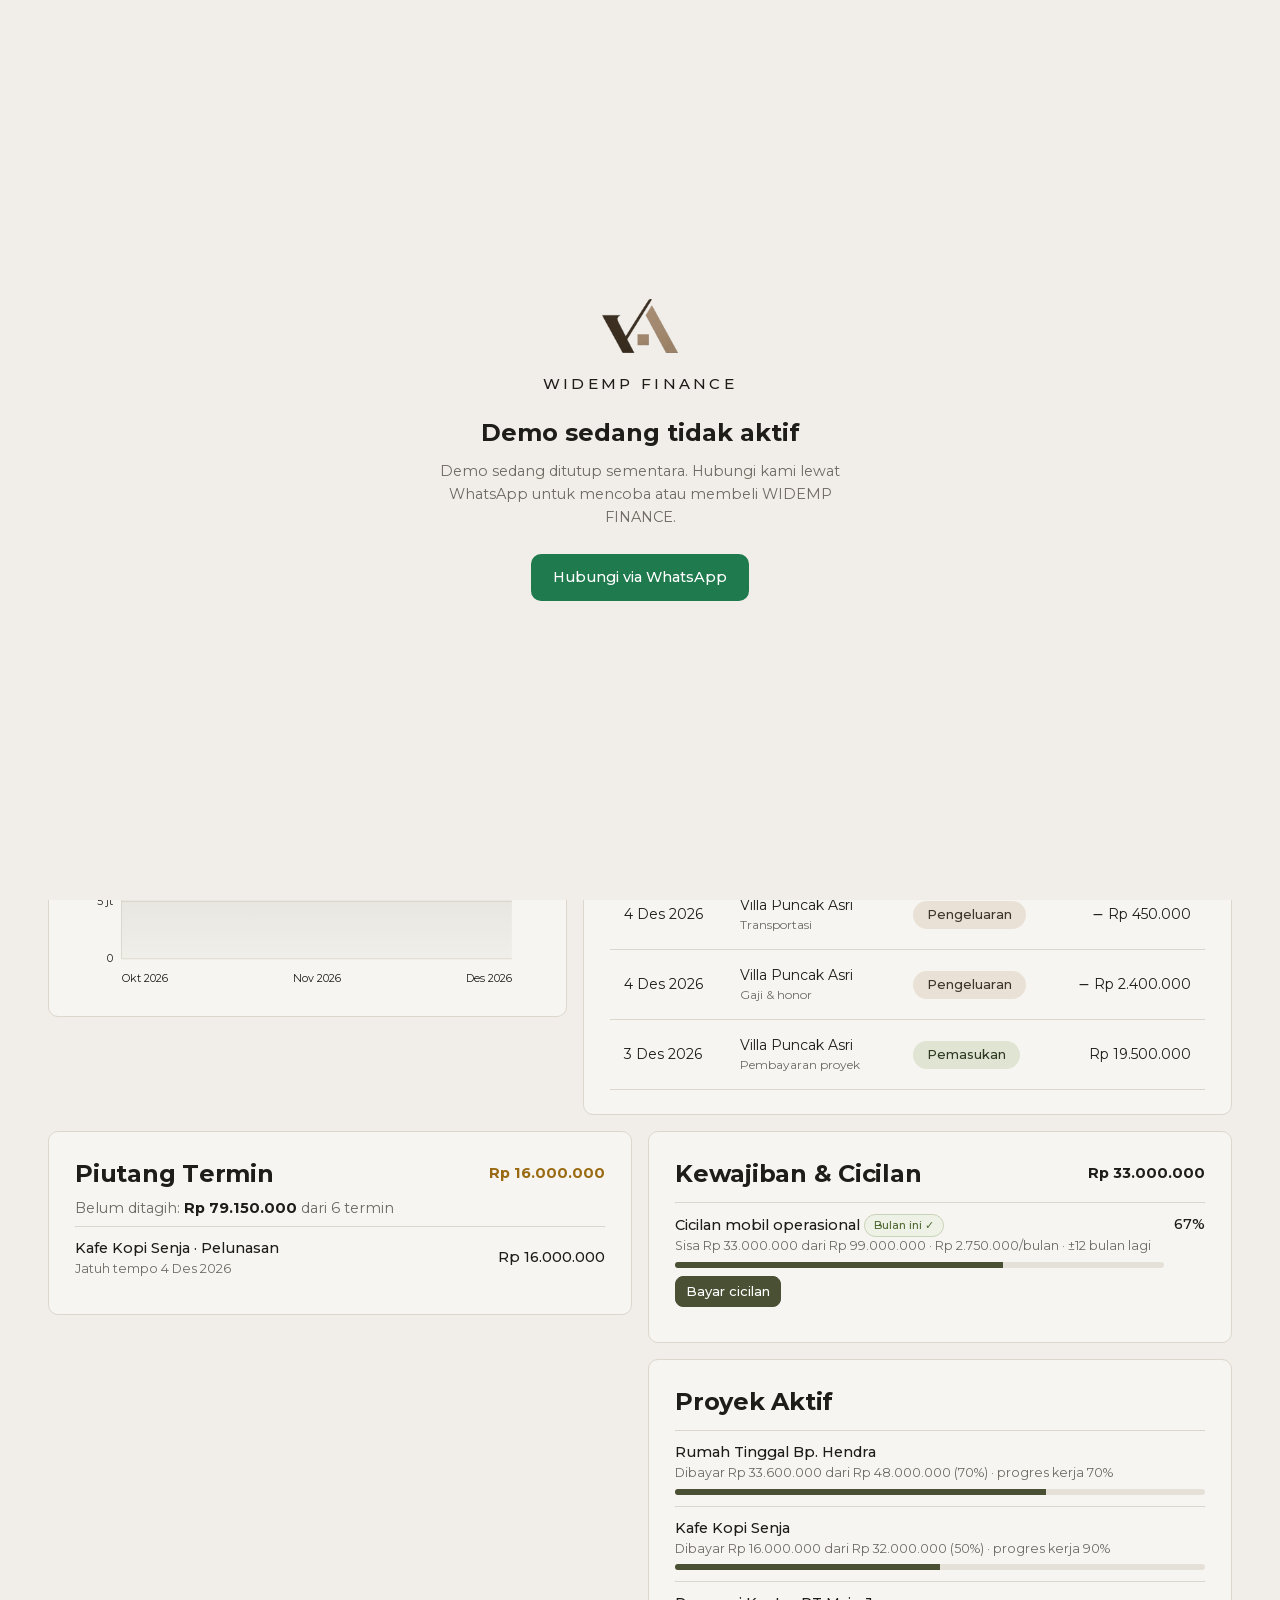
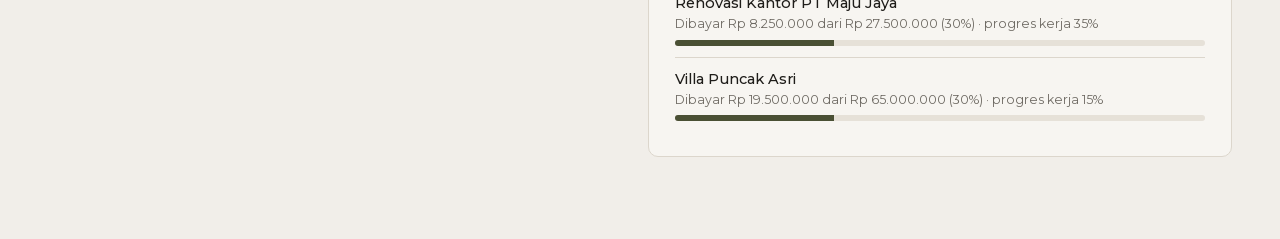
<file: finance/app/index.html>
<!doctype html>
<html lang="id">
<head>
<meta charset="utf-8">
<meta name="viewport" content="width=device-width, initial-scale=1, viewport-fit=cover">
<meta name="theme-color" content="#f1eee9">
<meta name="apple-mobile-web-app-capable" content="yes">
<meta name="mobile-web-app-capable" content="yes">
<meta name="apple-mobile-web-app-title" content="Widemp Finance">
<meta name="apple-mobile-web-app-status-bar-style" content="default">
<title>WIDEMP FINANCE — Demo</title>
<link rel="manifest" href="manifest.json">
<link rel="icon" href="icon.svg" type="image/svg+xml">
<link rel="apple-touch-icon" href="icon-180.png">
<link rel="stylesheet" href="style.css">
</head>
<body>
<header class="top">
  <div class="top-in">
    <a class="brand" href="#" data-act="go-dash"><img src="assets/logo-mark.png" alt=""><span class="div"></span><span class="wm"><b id="biz">WIDEMP FINANCE</b><small>Keuangan proyek arsitek &amp; kontraktor</small></span></a>
    <nav class="tabs" id="tabs">
      <button data-tab="dash" class="on"><svg viewBox="0 0 24 24"><path d="M4 13h6V4H4zM14 20h6V4h-6zM4 20h6v-3H4z"/></svg>Ringkasan</button>
      <button data-tab="proj"><svg viewBox="0 0 24 24"><path d="M3 7h6l2 2h10v10H3z"/></svg>Proyek</button>
      <button data-tab="doc"><svg viewBox="0 0 24 24"><path d="M7 3h7l4 4v14H7zM14 3v4h4M10 12h5M10 16h5"/></svg>Invoice</button>
      <button data-tab="cash"><svg viewBox="0 0 24 24"><path d="M3 7h18v10H3zM12 9.5a2.5 2.5 0 100 5 2.5 2.5 0 000-5z"/></svg>Kas</button>
      <button data-tab="data"><svg viewBox="0 0 24 24"><path d="M12 15a3 3 0 100-6 3 3 0 000 6zM19 12l2-1-2-4-2 .5-1.5-1L15 4H9l-.5 2.5-1.5 1L5 7 3 11l2 1v1l-2 1 2 4 2-.5 1.5 1L9 20h6l.5-2.5 1.5-1 2 .5 2-4-2-1z"/></svg>Pengaturan</button>
    </nav>
    <div class="me"><span class="st" id="syncText">Belum terhubung</span><button class="avatar" id="syncPill" type="button" title="Sinkron">WA<i></i></button></div>
  </div>
</header>
<main id="view"></main>
<dialog class="sheet" id="sheet"></dialog>
<div class="toast" id="toast" hidden></div>
<script src="../gate.js" data-base="../"></script>
<script src="core.js"></script>
<script src="demo.js"></script>
<script src="pdf-assets.js"></script>
<script src="pdf.js"></script>
<script src="laporan-pdf.js"></script>
<script src="app.js"></script>
</body>
</html>
</file>
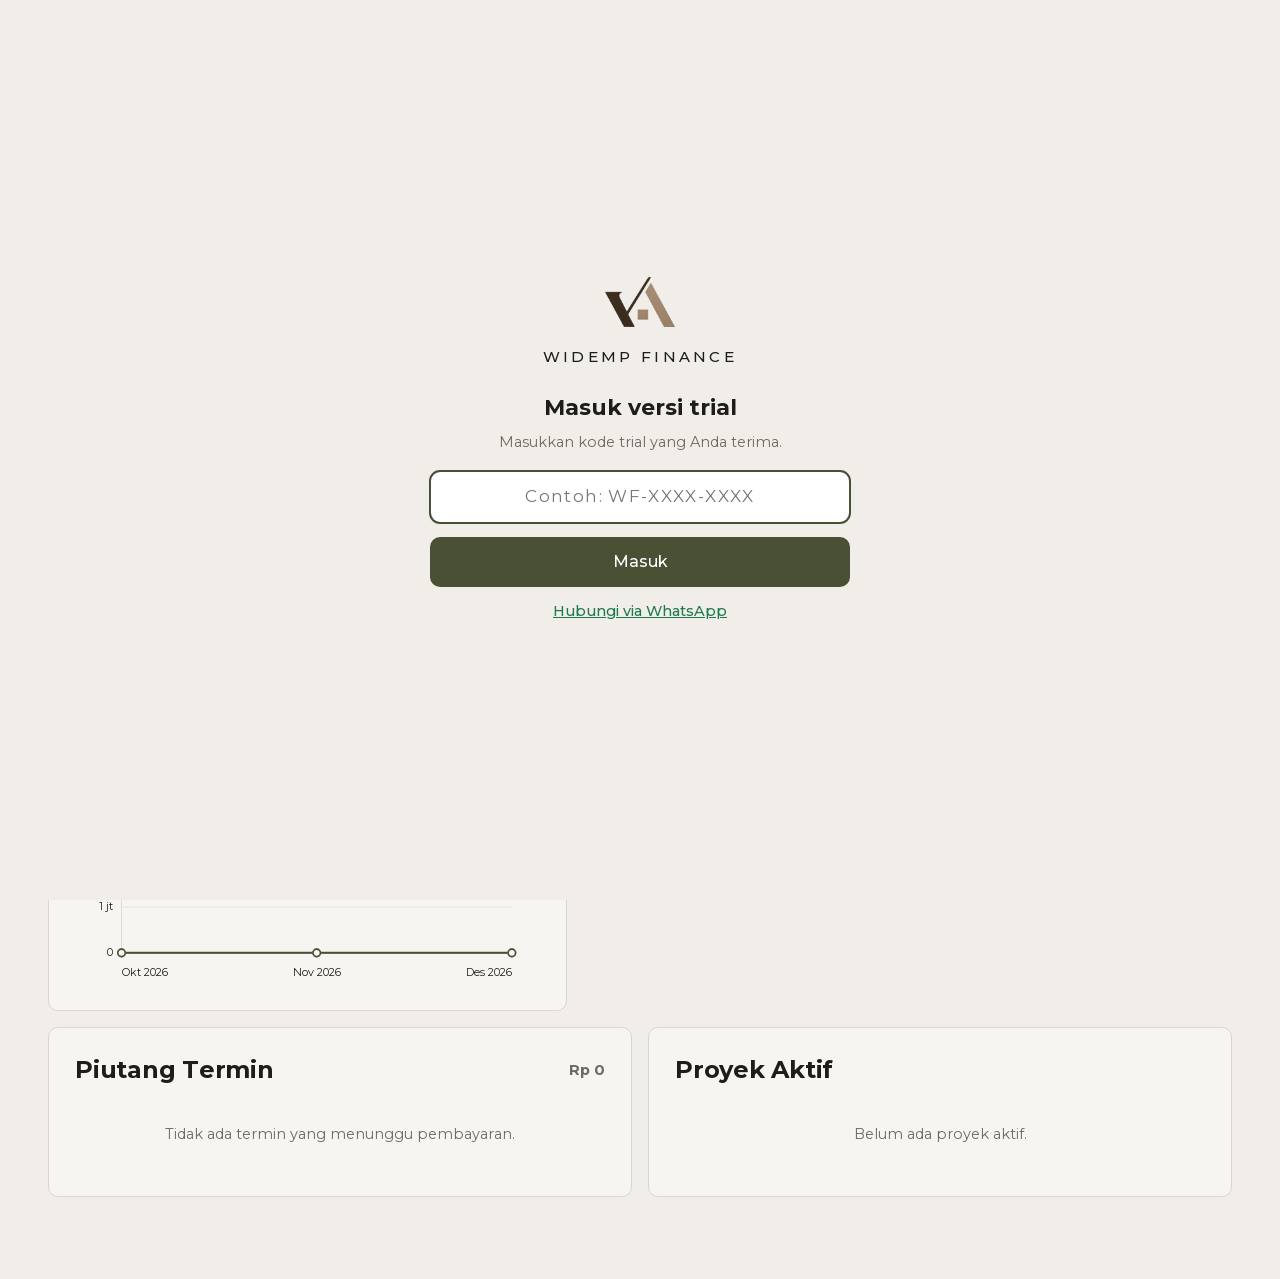
<file: finance/trial/index.html>
<!doctype html>
<html lang="id">
<head>
<meta charset="utf-8">
<meta name="viewport" content="width=device-width, initial-scale=1, viewport-fit=cover">
<meta name="theme-color" content="#f1eee9">
<meta name="apple-mobile-web-app-capable" content="yes">
<meta name="mobile-web-app-capable" content="yes">
<meta name="apple-mobile-web-app-title" content="Widemp Finance">
<meta name="apple-mobile-web-app-status-bar-style" content="default">
<title>WIDEMP FINANCE — Trial</title>
<link rel="manifest" href="manifest.json">
<link rel="icon" href="icon.svg" type="image/svg+xml">
<link rel="apple-touch-icon" href="icon-180.png">
<link rel="stylesheet" href="style.css">
</head>
<body>
<header class="top">
  <div class="top-in">
    <a class="brand" href="#" data-act="go-dash"><img src="assets/logo-mark.png" alt=""><span class="div"></span><span class="wm"><b id="biz">WIDEMP FINANCE</b><small>Keuangan proyek arsitek &amp; kontraktor</small></span></a>
    <nav class="tabs" id="tabs">
      <button data-tab="dash" class="on"><svg viewBox="0 0 24 24"><path d="M4 13h6V4H4zM14 20h6V4h-6zM4 20h6v-3H4z"/></svg>Ringkasan</button>
      <button data-tab="proj"><svg viewBox="0 0 24 24"><path d="M3 7h6l2 2h10v10H3z"/></svg>Proyek</button>
      <button data-tab="doc"><svg viewBox="0 0 24 24"><path d="M7 3h7l4 4v14H7zM14 3v4h4M10 12h5M10 16h5"/></svg>Invoice</button>
      <button data-tab="cash"><svg viewBox="0 0 24 24"><path d="M3 7h18v10H3zM12 9.5a2.5 2.5 0 100 5 2.5 2.5 0 000-5z"/></svg>Kas</button>
      <button data-tab="data"><svg viewBox="0 0 24 24"><path d="M12 15a3 3 0 100-6 3 3 0 000 6zM19 12l2-1-2-4-2 .5-1.5-1L15 4H9l-.5 2.5-1.5 1L5 7 3 11l2 1v1l-2 1 2 4 2-.5 1.5 1L9 20h6l.5-2.5 1.5-1 2 .5 2-4-2-1z"/></svg>Pengaturan</button>
    </nav>
    <div class="me"><span class="st" id="syncText">Belum terhubung</span><button class="avatar" id="syncPill" type="button" title="Sinkron">WA<i></i></button></div>
  </div>
</header>
<main id="view"></main>
<dialog class="sheet" id="sheet"></dialog>
<div class="toast" id="toast" hidden></div>
<script src="trial.js"></script>
<script src="core.js"></script>
<script src="sync.js"></script>
<script src="pdf-assets.js"></script>
<script src="pdf.js"></script>
<script src="laporan-pdf.js"></script>
<script src="app.js"></script>
</body>
</html>
</file>
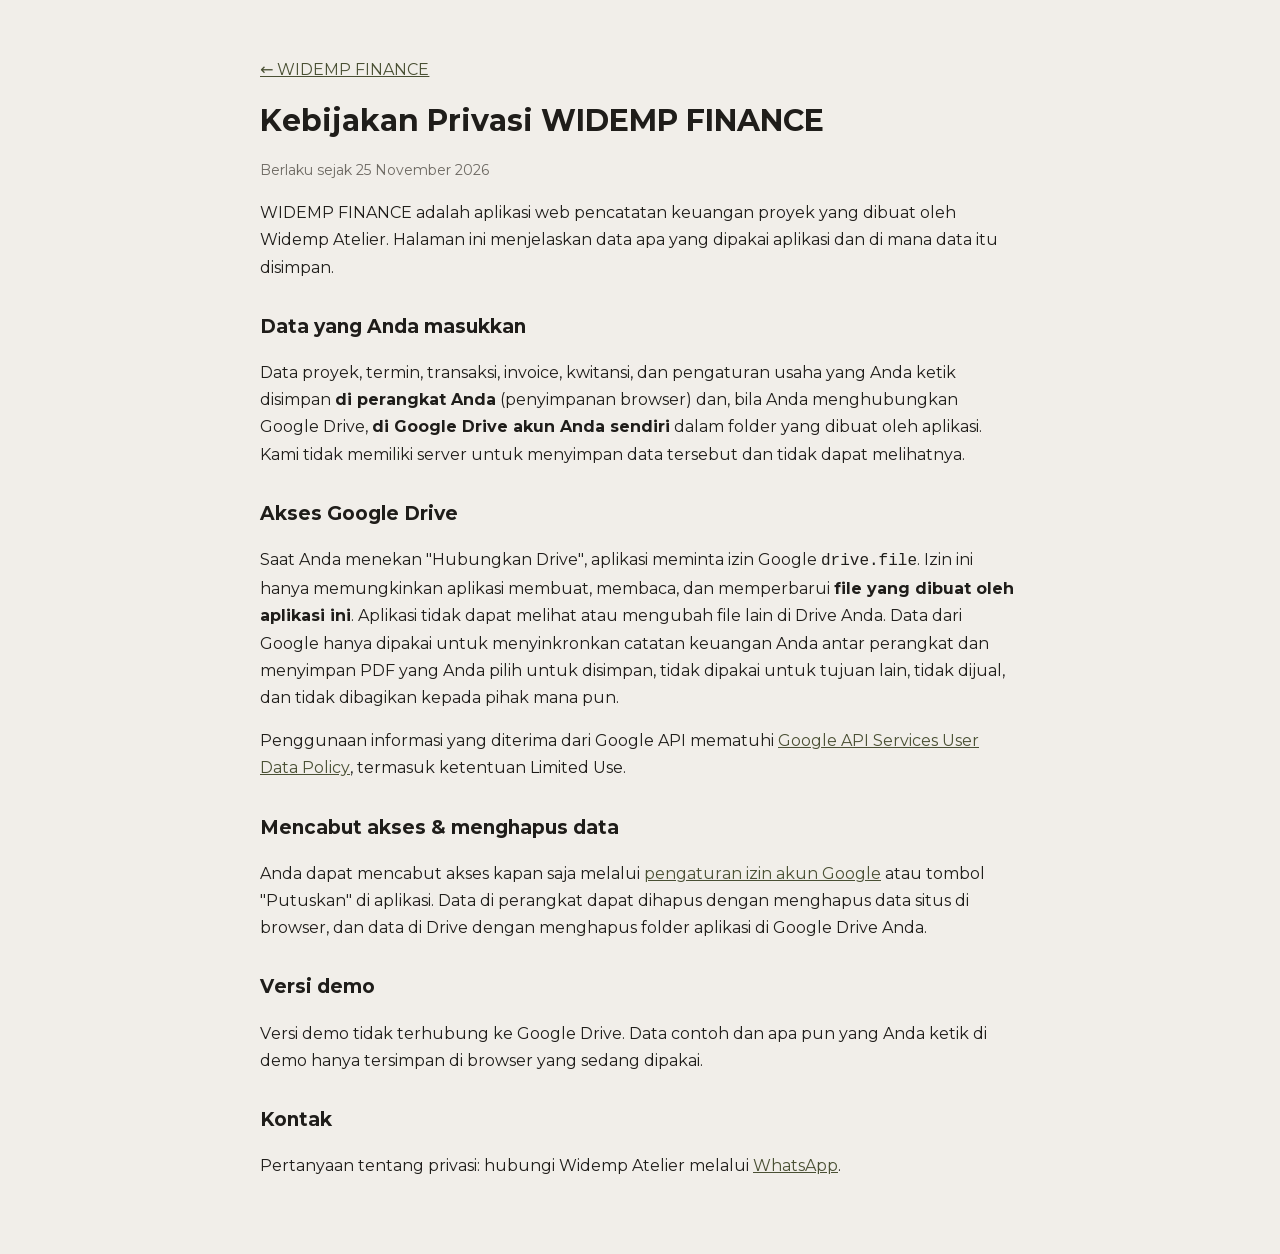
<file: finance/privasi.html>
<!doctype html>
<html lang="id">
<head>
<meta charset="utf-8">
<meta name="viewport" content="width=device-width, initial-scale=1">
<title>Kebijakan Privasi — WIDEMP FINANCE</title>
<style>
@font-face { font-family: 'Montserrat'; src: url(app/assets/montserrat-R.ttf) format('truetype'); font-weight: 400; }
@font-face { font-family: 'Montserrat'; src: url(app/assets/montserrat-B.ttf) format('truetype'); font-weight: 700; }
body { margin: 0; background: #f1eee9; color: #1f1d1a; font: 16px/1.7 'Montserrat', system-ui, sans-serif; }
main { max-width: 760px; margin: 0 auto; padding: 40px 20px 60px; }
h1 { font-size: 30px; line-height: 1.2; } h2 { font-size: 19px; margin-top: 30px; }
a { color: #4a5034; } .muted { color: #6e6a63; font-size: 14px; }
</style>
</head>
<body><main>
<p><a href="./">← WIDEMP FINANCE</a></p>
<h1>Kebijakan Privasi WIDEMP FINANCE</h1>
<p class="muted">Berlaku sejak 25 November 2026</p>

<p>WIDEMP FINANCE adalah aplikasi web pencatatan keuangan proyek yang dibuat oleh Widemp Atelier. Halaman ini menjelaskan data apa yang dipakai aplikasi dan di mana data itu disimpan.</p>

<h2>Data yang Anda masukkan</h2>
<p>Data proyek, termin, transaksi, invoice, kwitansi, dan pengaturan usaha yang Anda ketik disimpan <b>di perangkat Anda</b> (penyimpanan browser) dan, bila Anda menghubungkan Google Drive, <b>di Google Drive akun Anda sendiri</b> dalam folder yang dibuat oleh aplikasi. Kami tidak memiliki server untuk menyimpan data tersebut dan tidak dapat melihatnya.</p>

<h2>Akses Google Drive</h2>
<p>Saat Anda menekan "Hubungkan Drive", aplikasi meminta izin Google <code>drive.file</code>. Izin ini hanya memungkinkan aplikasi membuat, membaca, dan memperbarui <b>file yang dibuat oleh aplikasi ini</b>. Aplikasi tidak dapat melihat atau mengubah file lain di Drive Anda. Data dari Google hanya dipakai untuk menyinkronkan catatan keuangan Anda antar perangkat dan menyimpan PDF yang Anda pilih untuk disimpan, tidak dipakai untuk tujuan lain, tidak dijual, dan tidak dibagikan kepada pihak mana pun.</p>
<p>Penggunaan informasi yang diterima dari Google API mematuhi <a href="https://developers.google.com/terms/api-services-user-data-policy" target="_blank" rel="noopener">Google API Services User Data Policy</a>, termasuk ketentuan Limited Use.</p>

<h2>Mencabut akses &amp; menghapus data</h2>
<p>Anda dapat mencabut akses kapan saja melalui <a href="https://myaccount.google.com/permissions" target="_blank" rel="noopener">pengaturan izin akun Google</a> atau tombol "Putuskan" di aplikasi. Data di perangkat dapat dihapus dengan menghapus data situs di browser, dan data di Drive dengan menghapus folder aplikasi di Google Drive Anda.</p>

<h2>Versi demo</h2>
<p>Versi demo tidak terhubung ke Google Drive. Data contoh dan apa pun yang Anda ketik di demo hanya tersimpan di browser yang sedang dipakai.</p>

<h2>Kontak</h2>
<p>Pertanyaan tentang privasi: hubungi Widemp Atelier melalui <a href="https://wa.me/6282251613598" target="_blank" rel="noopener">WhatsApp</a>.</p>
</main></body>
</html>
</file>
<file: style.css>
@font-face { font-family: 'Montserrat'; src: url(assets/montserrat-R.ttf) format('truetype'); font-weight: 400; font-display: swap; }
@font-face { font-family: 'Montserrat'; src: url(assets/montserrat-M.ttf) format('truetype'); font-weight: 500 600; font-display: swap; }
@font-face { font-family: 'Montserrat'; src: url(assets/montserrat-B.ttf) format('truetype'); font-weight: 700 800; font-display: swap; }
@font-face { font-family: 'Montserrat'; src: url(assets/montserrat-I.ttf) format('truetype'); font-weight: 400; font-style: italic; font-display: swap; }

:root {
  --bg: #f1eee9; --card: #f7f5f1; --ink: #1f1d1a; --muted: #6e6a63; --line: #dcd6cc; --soft: #e6e1d8;
  --accent: #4a5034; --accent-ink: #fff; --in: #4f6a33; --out: #9b5a3c; --warn: #9a6a12; --tan: #a3896f;
  --radius: 10px; --nav-h: 62px;
}
* { box-sizing: border-box; -webkit-tap-highlight-color: transparent; }
html { -webkit-text-size-adjust: 100%; }
body {
  margin: 0; background: var(--bg); color: var(--ink);
  font: 14.5px/1.5 'Montserrat', system-ui, -apple-system, 'Segoe UI', Roboto, sans-serif;
  padding-bottom: calc(var(--nav-h) + env(safe-area-inset-bottom) + 16px);
}
/* ---------- kop ---------- */
header.top {
  position: sticky; top: 0; z-index: 5; background: var(--bg);
  padding: calc(env(safe-area-inset-top) + 10px) 16px 10px; border-bottom: 1px solid var(--line);
}
.top-in { max-width: 1240px; margin: 0 auto; display: flex; align-items: center; gap: 14px; }
.brand { display: flex; align-items: center; gap: 12px; flex: 1; min-width: 0; text-decoration: none; color: inherit; }
.brand img { height: 34px; width: auto; }
.brand .div { width: 1px; align-self: stretch; background: var(--ink); opacity: .7; margin: 2px 0; }
.brand .wm { min-width: 0; }
.brand .wm b { display: block; font-weight: 600; font-size: 15px; letter-spacing: .22em; white-space: nowrap; overflow: hidden; text-overflow: ellipsis; }
.brand .wm small { display: block; font-size: 8.5px; letter-spacing: .2em; color: var(--muted); white-space: nowrap; overflow: hidden; text-overflow: ellipsis; text-transform: uppercase; }
.me { display: flex; align-items: center; gap: 10px; }
.me .st { font-size: 12px; color: var(--muted); display: none; white-space: nowrap; }
.avatar { position: relative; width: 40px; height: 40px; border-radius: 50%; border: 0; background: var(--soft); color: var(--ink); font: 600 13px 'Montserrat', sans-serif; cursor: pointer; flex: none; }
.avatar i { position: absolute; right: 0; bottom: 1px; width: 11px; height: 11px; border-radius: 50%; border: 2px solid var(--bg); background: #b9b3a8; }
.avatar.ok i { background: var(--in); } .avatar.err i { background: var(--out); } .avatar.busy i { background: #d1a53c; }
nav.tabs {
  position: fixed; left: 0; right: 0; bottom: 0; z-index: 6; height: calc(var(--nav-h) + env(safe-area-inset-bottom));
  padding-bottom: env(safe-area-inset-bottom); background: var(--card); border-top: 1px solid var(--line); display: flex;
}
nav.tabs button {
  flex: 1; border: 0; background: none; color: var(--muted); font: inherit; font-size: 11px; display: flex; flex-direction: column;
  align-items: center; justify-content: center; gap: 2px; cursor: pointer; padding: 0;
}
nav.tabs button svg { width: 22px; height: 22px; stroke: currentColor; fill: none; stroke-width: 1.6; stroke-linecap: round; stroke-linejoin: round; }
nav.tabs button.on { color: var(--accent); font-weight: 700; }
@media (min-width: 900px) {
  body { padding-bottom: 32px; }
  header.top { padding: 18px 28px 0; }
  .brand img { height: 50px; } .brand .wm b { font-size: 22px; } .brand .wm small { font-size: 9.5px; margin-top: 3px; }
  .me .st { display: block; } .me { padding-left: 20px; margin-left: 6px; border-left: 1px solid var(--line); height: 52px; }
  nav.tabs { position: static; height: auto; padding: 0; background: none; border: 0; gap: 34px; }
  nav.tabs button { flex: none; font-size: 15.5px; padding: 18px 0 20px; border-bottom: 2px solid transparent; color: var(--ink); font-weight: 500; }
  nav.tabs button svg { display: none; }
  nav.tabs button.on { border-bottom-color: var(--accent); font-weight: 700; color: var(--ink); }
  .top-in { align-items: center; padding-bottom: 0; }
}
main { max-width: 1240px; margin: 0 auto; padding: 14px 16px; }
@media (min-width: 900px) { main { padding: 34px 28px; } }

/* ---------- judul halaman ---------- */
.ptitle { display: flex; flex-wrap: wrap; align-items: flex-start; gap: 12px 20px; margin: 6px 0 22px; }
.ptitle .tx { flex: 1; min-width: 220px; }
.ptitle h1 { margin: 0; font-size: 28px; line-height: 1.15; font-weight: 700; letter-spacing: -.01em; }
.ptitle p { margin: 6px 0 0; color: var(--muted); font-size: 14px; }
.ptitle .rule { width: 56px; height: 3px; background: var(--accent); margin-top: 16px; border-radius: 2px; }
.period { position: relative; display: flex; align-items: center; gap: 10px; border: 1px solid var(--line); border-radius: 8px; padding: 0 14px; background: var(--card); height: 46px; }
.period svg { width: 18px; height: 18px; stroke: var(--ink); fill: none; stroke-width: 1.6; flex: none; }
.period select { border: 0; background: transparent; padding: 0 4px 0 0; font: 500 14px 'Montserrat', sans-serif; width: auto; outline: none; color: var(--ink); cursor: pointer; }
@media (min-width: 900px) { .ptitle h1 { font-size: 46px; } .ptitle p { font-size: 17px; letter-spacing: .01em; } .ptitle { margin-bottom: 34px; } }

h2 { font-size: 16px; margin: 22px 0 10px; font-weight: 700; }
h2:first-child { margin-top: 4px; }
.card { background: var(--card); border: 1px solid var(--line); border-radius: var(--radius); padding: 14px; margin-bottom: 12px; }
.panel { background: var(--card); border: 1px solid var(--line); border-radius: var(--radius); padding: 18px; margin-bottom: 16px; }
.panel-h { display: flex; align-items: center; gap: 12px; margin-bottom: 10px; }
.panel-h h3 { margin: 0; flex: 1; font-size: 18px; font-weight: 700; letter-spacing: -.01em; }
.panel-h a, .linkbtn { color: var(--ink); font-size: 13.5px; text-decoration: underline; text-underline-offset: 3px; cursor: pointer; background: none; border: 0; font-family: inherit; white-space: nowrap; }
@media (min-width: 900px) { .panel { padding: 24px 26px; } .panel-h h3 { font-size: 24px; } }

/* ---------- kartu statistik ---------- */
.grid { display: grid; gap: 10px; grid-template-columns: repeat(2, 1fr); }
.grid.g3 { grid-template-columns: 1fr; }
@media (min-width: 600px) { .grid.g3 { grid-template-columns: repeat(3, 1fr); } }
@media (max-width: 599px) { .grid.g3 .kpi { flex-direction: row; } }
@media (min-width: 900px) { .grid.g3 { gap: 16px; } .grid.g4 { grid-template-columns: repeat(4, 1fr); gap: 16px; } .cols { display: grid; grid-template-columns: 1fr 1fr; gap: 16px; align-items: start; } .cols.wide { grid-template-columns: 1fr 1.25fr; } }
.stat { background: var(--card); border: 1px solid var(--line); border-radius: var(--radius); padding: 12px; min-width: 0; }
.stat .l { font-size: 12px; color: var(--muted); } .stat .v { font-size: 17px; font-weight: 700; margin-top: 2px; word-break: break-word; }
.kpi { display: flex; gap: 12px; align-items: flex-start; padding: 14px; }
.kpi .ic { width: 40px; height: 40px; border-radius: 8px; background: var(--soft); display: grid; place-items: center; flex: none; }
.kpi .ic svg { width: 22px; height: 22px; stroke: #3f3b35; fill: none; stroke-width: 1.5; stroke-linecap: round; stroke-linejoin: round; }
.kpi .b { min-width: 0; flex: 1; }
.kpi .l { color: var(--ink); font-size: 12.5px; font-weight: 500; }
.kpi .v { font-size: 17px; margin: 3px 0 4px; letter-spacing: -.01em; white-space: nowrap; }
.kpi .d { font-size: 11px; color: var(--muted); }
.kpi .d .up { color: var(--in); } .kpi .d .dn { color: var(--out); }
@media (max-width: 899px) { .kpi .v { font-size: clamp(14px, 4.3vw, 17px); } .kpi { flex-direction: column; gap: 8px; } .kpi .ic { width: 34px; height: 34px; } .kpi .ic svg { width: 19px; height: 19px; } }
@media (min-width: 900px) { .kpi { padding: 22px 20px; gap: 18px; } .kpi .ic { width: 56px; height: 52px; } .kpi .ic svg { width: 28px; height: 28px; } .kpi .l { font-size: 15px; } .kpi .v { font-size: clamp(19px, 1.75vw, 27px); margin: 6px 0 10px; } .kpi .d { font-size: 12px; } }

.in { color: var(--in); } .out { color: var(--out); } .muted { color: var(--muted); } .warn { color: var(--warn); }
.row { display: flex; align-items: center; gap: 10px; padding: 11px 0; border-top: 1px solid var(--line); }
.row:first-child { border-top: 0; }
.row .grow { flex: 1; min-width: 0; } .row .t { font-weight: 600; overflow: hidden; text-overflow: ellipsis; }
.row .s { font-size: 12.5px; color: var(--muted); } .row .amt { font-weight: 600; text-align: right; white-space: nowrap; }
.row.click { cursor: pointer; }
.badge { display: inline-block; font-size: 11px; padding: 2px 9px; border-radius: 99px; border: 1px solid var(--line); color: var(--muted); vertical-align: 1px; white-space: nowrap; }
.badge.ok { color: var(--in); border-color: #c8d3b6; background: #eef1e6; } .badge.late { color: var(--out); border-color: #e3c7b8; background: #f6ebe5; }
.badge.bill { color: var(--warn); border-color: #e6d6ac; background: #f7f0de; }
.chip { display: inline-block; padding: 4px 14px; border-radius: 99px; font-size: 13px; font-weight: 500; white-space: nowrap; }
.chip.in { background: #dfe4d3; color: #2f3a22; } .chip.out { background: #e9e1d5; color: #3e352b; }

/* tabel aktivitas */
table.act { width: 100%; border-collapse: collapse; font-size: 14px; }
table.act th { text-align: left; font-weight: 700; background: #e7e1d7; padding: 12px 14px; font-size: 14px; }
table.act td { padding: 15px 14px; border-bottom: 1px solid var(--line); vertical-align: middle; }
table.act tr.click { cursor: pointer; } table.act tr.click:hover td { background: #efebe4; }
table.act th:last-child, table.act td:last-child { text-align: right; white-space: nowrap; }
table.act .muted-s { display: block; font-size: 12px; color: var(--muted); }
@media (max-width: 899px) { table.act th:nth-child(3), table.act td:nth-child(3) { display: none; } table.act td, table.act th { padding: 11px 8px; font-size: 13px; } }

button.btn, .btn {
  font: inherit; font-weight: 600; border-radius: 8px; border: 1px solid var(--line); background: var(--card); color: var(--ink);
  padding: 9px 14px; cursor: pointer; text-decoration: none; display: inline-block;
}
.btn.primary { background: var(--accent); color: var(--accent-ink); border-color: var(--accent); }
.btn.danger { color: var(--out); } .btn.sm { padding: 5px 10px; font-size: 13px; font-weight: 500; }
.btn[disabled] { opacity: .5; }
.actions { display: flex; flex-wrap: wrap; gap: 8px; margin: 10px 0; }
.fab {
  position: fixed; right: 16px; bottom: calc(var(--nav-h) + env(safe-area-inset-bottom) + 14px); z-index: 5; width: 54px; height: 54px; border-radius: 50%;
  background: var(--accent); color: #fff; border: 0; font-size: 28px; line-height: 1; box-shadow: 0 6px 18px rgba(0,0,0,.22); cursor: pointer;
}
@media (min-width: 900px) { .fab { bottom: 28px; right: max(28px, calc(50% - 600px)); } }
label { display: block; font-size: 12.5px; color: var(--muted); margin: 10px 0 4px; }
input, select, textarea {
  width: 100%; font: inherit; font-size: 16px; padding: 10px 12px; border: 1px solid var(--line); border-radius: 8px; background: #fff; color: var(--ink);
}
input:focus, select:focus, textarea:focus { outline: 2px solid var(--accent); outline-offset: -1px; }
.seg { display: flex; border: 1px solid var(--line); border-radius: 8px; overflow: hidden; }
.seg button { flex: 1; border: 0; background: #fff; padding: 10px; font: inherit; font-weight: 600; color: var(--muted); cursor: pointer; }
.seg button.on.in { background: #e6eadc; color: var(--in); } .seg button.on.out { background: #f4e9e2; color: var(--out); }
.filters { display: flex; gap: 8px; flex-wrap: wrap; margin-bottom: 10px; } .filters > * { flex: 1 1 130px; width: auto; }
dialog.sheet { border: 0; padding: 0; width: min(580px, 100vw); max-height: 92vh; border-radius: 16px 16px 0 0; background: var(--bg); color: var(--ink); margin: auto auto 0; }
@media (min-width: 760px) { dialog.sheet { border-radius: 14px; margin: auto; } }
dialog.sheet::backdrop { background: rgba(20,18,14,.45); }
.sheet form { padding: 16px 16px calc(16px + env(safe-area-inset-bottom)); max-height: 92vh; overflow: auto; }
.sheet h3 { margin: 0 0 4px; font-size: 17px; }
.termrow { display: grid; grid-template-columns: 1.4fr .7fr 1fr auto; gap: 6px; margin-bottom: 6px; align-items: center; }
.termrow input { padding: 8px 8px; font-size: 15px; }
.empty { text-align: center; color: var(--muted); padding: 26px 10px; }
.chart { display: block; margin-top: 8px; } .chart text { font-size: 13px; fill: var(--ink); font-family: 'Montserrat', sans-serif; }
.legend { display: flex; gap: 18px; font-size: 13px; color: var(--ink); }
.legend i { display: inline-block; width: 11px; height: 11px; border-radius: 50%; margin-right: 7px; vertical-align: -1px; }
.toast { position: fixed; left: 50%; bottom: calc(var(--nav-h) + env(safe-area-inset-bottom) + 76px); transform: translateX(-50%); background: #26231f; color: #fff; padding: 9px 16px; border-radius: 99px; font-size: 14px; z-index: 20; max-width: 90vw; }
.note { font-size: 12.5px; color: var(--muted); background: #e9e3d8; border-radius: 8px; padding: 9px 12px; margin: 10px 0; }
.bar { height: 6px; background: var(--soft); border-radius: 99px; overflow: hidden; margin-top: 6px; } .bar > i { display: block; height: 100%; background: var(--accent); }
@media print { nav.tabs, header.top, .fab { display: none; } }

/* ---------- Studio: penawaran, RAB, database ---------- */
@media (max-width: 899px) { nav.tabs button { font-size: 10px; } nav.tabs button svg { width: 21px; height: 21px; } }
@media (min-width: 900px) { nav.tabs { gap: 26px; } }
.seg.sm button { padding: 8px 6px; font-size: 13px; }
.sech { display: flex; align-items: center; gap: 10px; padding: 10px 0 4px; border-top: 1px solid var(--line); font-size: 13px; letter-spacing: .02em; }
.card > .sech:first-child { border-top: 0; padding-top: 0; }
.sech b { flex: 1; }
.pick { display: grid; gap: 8px; }
.pickopt { display: flex; gap: 10px; align-items: flex-start; margin: 0; padding: 10px 12px; border: 1px solid var(--line); border-radius: 8px; background: #fff; color: var(--ink); cursor: pointer; }
.pickopt input { width: auto; margin-top: 3px; }
.pickopt b { display: block; font-size: 14px; } .pickopt small { display: block; color: var(--muted); font-size: 12px; }
.pickopt:has(input:checked) { border-color: var(--accent); background: #eef0e7; }
label.chk { display: flex; gap: 8px; align-items: center; color: var(--ink); font-size: 14px; }
label.chk input { width: auto; }
.mini { margin-top: 8px; border: 1px solid var(--line); border-radius: 8px; background: #fff; padding: 6px 10px; font-size: 12.5px; }
.mini > div { display: grid; grid-template-columns: 1fr auto 96px; gap: 8px; padding: 3px 0; }
.mini > div span:last-child, .mini > div span:nth-child(2) { text-align: right; white-space: nowrap; }
.mini .tot { border-top: 1px solid var(--line); margin-top: 3px; padding-top: 5px; font-weight: 700; }
.comprow { display: grid; grid-template-columns: 1fr 84px auto; gap: 6px; margin-bottom: 6px; align-items: center; }
.comprow select { font-size: 14px; }

.subh { display: flex; align-items: center; gap: 8px; padding: 8px 0 2px 10px; margin-top: 4px; border-left: 3px solid var(--accent); font-size: 13px; }
.subh b { flex: 1; font-weight: 600; }

.applink { font-size: 12px; font-weight: 600; padding: 5px 11px; border: 1px solid var(--line); border-radius: 99px; text-decoration: none; color: inherit; white-space: nowrap; margin-right: 8px; background: #fff; }
.applink:hover { border-color: var(--ink, #333); }
.sheet .sbody{padding:16px 16px calc(16px + env(safe-area-inset-bottom));max-height:92vh;overflow:auto}
</file>
<file: theme.css>
/* ==========================================================================
   Widemp – tema "glass" bersama (Keuangan & Pemantau Proyek)
   Terang/gelap, kartu kaca, menu pil, animasi masuk kabur→tajam
   ========================================================================== */
:root{
  --wd-bg:#ececeb; --wd-bg2:#f6f6f5; --wd-glass:rgba(255,255,255,.72); --wd-glass2:rgba(255,255,255,.55);
  --wd-stroke:rgba(255,255,255,.85); --wd-line:rgba(17,17,17,.08); --wd-ink:#111111; --wd-mut:#7b7b7b;
  --wd-pill:#111111; --wd-pill-ink:#ffffff; --wd-or1:#ff7a45; --wd-or2:#f0461b; --wd-or:#f2541b;
  --wd-shadow:0 1px 2px rgba(0,0,0,.04),0 12px 32px -12px rgba(0,0,0,.12); --wd-r:22px; --wd-blur:saturate(160%) blur(18px);
  color-scheme:light;
}
html[data-theme=dark]{
  --wd-bg:#0b0b0b; --wd-bg2:#141414; --wd-glass:rgba(28,28,28,.72); --wd-glass2:rgba(36,36,36,.6);
  --wd-stroke:rgba(255,255,255,.06); --wd-line:rgba(255,255,255,.08); --wd-ink:#f3f3f3; --wd-mut:#9a9a9a;
  --wd-pill:#f3f3f3; --wd-pill-ink:#111111; --wd-shadow:0 1px 2px rgba(0,0,0,.5),0 16px 40px -16px rgba(0,0,0,.8);
  color-scheme:dark;
}
html{background:var(--wd-bg)}
body{background:radial-gradient(1200px 600px at 85% -10%,var(--wd-bg2),transparent 60%),var(--wd-bg)!important;background-attachment:fixed!important}

/* ---------- animasi ---------- */
@keyframes wdIn{from{opacity:0;filter:blur(10px);transform:translateY(10px) scale(.985)}to{opacity:1;filter:none;transform:none}}
@keyframes wdPop{from{opacity:0;transform:scale(.96)}to{opacity:1;transform:none}}
@keyframes wdSheen{0%{transform:translateX(-120%) skewX(-20deg)}100%{transform:translateX(220%) skewX(-20deg)}}
@keyframes wdGlow{0%,100%{opacity:.55}50%{opacity:.9}}
.wd-in{animation:wdIn .6s cubic-bezier(.2,.7,.2,1) both;animation-delay:calc(var(--i,0)*55ms)}
@media (prefers-reduced-motion:reduce){.wd-in{animation:none}}
::view-transition-old(root),::view-transition-new(root){animation:none;mix-blend-mode:normal}

/* ---------- tombol tema ---------- */
.wd-theme{width:38px;height:38px;border-radius:50%;border:1px solid var(--wd-line);background:var(--wd-glass);backdrop-filter:var(--wd-blur);-webkit-backdrop-filter:var(--wd-blur);display:grid;place-items:center;cursor:pointer;color:var(--wd-ink);flex:none;transition:transform .2s}
.wd-theme:hover{transform:rotate(-15deg)}
.wd-theme svg{width:18px;height:18px;stroke:currentColor;fill:none;stroke-width:1.8;stroke-linecap:round;stroke-linejoin:round}

/* ---------- kartu hero oranye ---------- */
.wd-hero{position:relative;overflow:hidden;border-radius:var(--wd-r);padding:22px 24px;color:#fff;background:radial-gradient(120% 140% at 100% 0%,#ff9a6b 0%,transparent 55%),linear-gradient(135deg,var(--wd-or1),var(--wd-or2));box-shadow:0 20px 40px -18px rgba(240,70,27,.55);margin-bottom:16px}
.wd-hero::after{content:"";position:absolute;inset:0 auto 0 0;width:40%;background:linear-gradient(90deg,transparent,rgba(255,255,255,.18),transparent);animation:wdSheen 3.2s 1s ease-in-out infinite}
.wd-hero .h-top{display:flex;justify-content:space-between;gap:10px;align-items:center;font-size:12px;opacity:.95}
.wd-hero .h-tag{background:rgba(255,255,255,.18);border:1px solid rgba(255,255,255,.3);padding:4px 12px;border-radius:99px;font-weight:600}
.wd-hero .h-big{font-size:clamp(30px,6vw,46px);font-weight:700;letter-spacing:-.02em;line-height:1.05;margin:16px 0 4px}
.wd-hero .h-big small{font-size:14px;font-weight:500;opacity:.85;margin-left:6px;letter-spacing:0}
.wd-hero .h-bar{height:6px;border-radius:99px;background:rgba(255,255,255,.3);overflow:hidden;margin:14px 0 6px}
.wd-hero .h-bar i{display:block;height:100%;border-radius:99px;background:#fff;width:0;transition:width 1.2s cubic-bezier(.2,.7,.2,1)}
.wd-hero .h-sub{display:flex;justify-content:space-between;gap:10px;font-size:12px;opacity:.9;flex-wrap:wrap}
.wd-hero .h-act{display:flex;gap:10px;align-items:center;margin-top:16px;flex-wrap:wrap}
.wd-hero .h-btn{background:#fff;color:#111;border:0;border-radius:99px;padding:9px 16px;font:inherit;font-weight:600;font-size:13px;cursor:pointer;text-decoration:none;display:inline-flex;gap:6px;align-items:center}
.wd-hero .h-note{font-size:12px;opacity:.9}
.wd-greet{font-size:clamp(26px,4vw,38px);font-weight:600;letter-spacing:-.02em;line-height:1.1;margin:4px 0 4px}
.wd-greet span{color:var(--wd-mut)}

/* ======================= Aplikasi KEUANGAN ======================= */
.app-keu{--bg:transparent;--card:var(--wd-glass);--ink:var(--wd-ink);--muted:var(--wd-mut);--line:var(--wd-line);--soft:rgba(127,127,127,.12);--accent:var(--wd-or);--accent-ink:#fff;--radius:var(--wd-r)}
.app-keu{color:var(--wd-ink)}
.app-keu header.top{background:color-mix(in srgb,var(--wd-bg) 72%,transparent);backdrop-filter:var(--wd-blur);-webkit-backdrop-filter:var(--wd-blur);border-bottom:1px solid var(--wd-line)}
html[data-theme=dark] .app-keu .brand img{filter:invert(1) brightness(1.6)}
.app-keu .card,.app-keu .panel,.app-keu .stat{background:var(--wd-glass);backdrop-filter:var(--wd-blur);-webkit-backdrop-filter:var(--wd-blur);border:1px solid var(--wd-stroke);box-shadow:var(--wd-shadow);border-radius:var(--wd-r)}
.app-keu .kpi .ic{border-radius:14px;background:rgba(127,127,127,.1)} .app-keu .kpi .ic svg{stroke:var(--wd-ink)}
.app-keu .kpi .v{font-weight:700;font-size:20px;letter-spacing:-.02em}
.app-keu .ptitle h1{font-weight:600;letter-spacing:-.02em;font-size:clamp(26px,4vw,36px)} .app-keu .ptitle .rule{background:linear-gradient(90deg,var(--wd-or1),var(--wd-or2))}
.app-keu button.btn,.app-keu .btn{border-radius:99px;background:var(--wd-glass);border-color:var(--wd-line);color:var(--wd-ink)}
.app-keu .btn.primary{background:var(--wd-pill);color:var(--wd-pill-ink);border-color:var(--wd-pill)}
.app-keu .btn.danger{color:#e5484d}
.app-keu .fab{background:linear-gradient(135deg,var(--wd-or1),var(--wd-or2));color:#fff;box-shadow:0 14px 30px -10px rgba(240,70,27,.6);border-radius:50%}
.app-keu input,.app-keu select,.app-keu textarea{border-radius:12px;background:var(--wd-glass2);border-color:var(--wd-line);color:var(--wd-ink)}
.app-keu .seg{border-radius:99px;border-color:var(--wd-line);background:rgba(127,127,127,.08);padding:3px;gap:3px}
.app-keu .seg button{background:transparent;border-radius:99px;color:var(--wd-mut)} .app-keu .seg button.on{background:var(--wd-pill)!important;color:var(--wd-pill-ink)!important}
.app-keu table.act th{background:rgba(127,127,127,.1);color:var(--wd-ink)} .app-keu table.act td{border-color:var(--wd-line)}
.app-keu .badge{border-color:var(--wd-line)}
.app-keu dialog.sheet{background:var(--wd-bg);color:var(--wd-ink);border-radius:26px 26px 0 0;box-shadow:0 -20px 60px -20px rgba(0,0,0,.4)}
.app-keu dialog.sheet[open]{animation:wdIn .35s cubic-bezier(.2,.7,.2,1)}
.app-keu dialog.sheet::backdrop{background:rgba(0,0,0,.35);backdrop-filter:blur(4px)}
.app-keu .toast{background:var(--wd-pill);color:var(--wd-pill-ink);box-shadow:var(--wd-shadow)}
.app-keu .bar{background:rgba(127,127,127,.15)} .app-keu .bar>i{background:linear-gradient(90deg,var(--wd-or1),var(--wd-or2))}
.app-keu .applink{background:var(--wd-glass);border-color:var(--wd-line);color:var(--wd-ink)}
.app-keu .avatar{background:var(--wd-pill);color:var(--wd-pill-ink)} .app-keu .avatar i{border-color:var(--wd-bg)}
/* menu: pil mengambang */
.app-keu nav.tabs{background:var(--wd-glass);backdrop-filter:var(--wd-blur);-webkit-backdrop-filter:var(--wd-blur);border:1px solid var(--wd-stroke);box-shadow:var(--wd-shadow)}
@media (max-width:899px){
  .app-keu nav.tabs{left:10px;right:10px;bottom:calc(env(safe-area-inset-bottom) + 10px);height:var(--nav-h);padding:6px;border-radius:24px;gap:2px}
  .app-keu nav.tabs button{border-radius:18px;transition:background .25s,color .25s}
  .app-keu nav.tabs button.on{background:var(--wd-pill);color:var(--wd-pill-ink)}
  .app-keu .toast{bottom:calc(var(--nav-h) + env(safe-area-inset-bottom) + 30px)}
  .app-keu .fab{bottom:calc(var(--nav-h) + env(safe-area-inset-bottom) + 26px)}
}
@media (min-width:900px){
  .app-keu nav.tabs{border-radius:99px;padding:5px;gap:2px;margin:0 auto}
  .app-keu nav.tabs button{padding:9px 18px;border-radius:99px;border:0;font-size:14px;font-weight:500;color:var(--wd-mut);transition:background .25s,color .25s}
  .app-keu nav.tabs button:hover{color:var(--wd-ink)}
  .app-keu nav.tabs button.on{background:var(--wd-pill);color:var(--wd-pill-ink);font-weight:600;border:0}
  .app-keu header.top{padding:14px 28px}
  .app-keu .top-in{padding-bottom:0}
}

/* ======================= Aplikasi PROYEK ======================= */
.app-pry{--bg:transparent;--card:var(--wd-glass);--ink:var(--wd-ink);--mut:var(--wd-mut);--line:var(--wd-line);--acc:var(--wd-or);--acc2:rgba(242,84,27,.12);--r:var(--wd-r)}
.app-pry{color:var(--wd-ink)}
.app-pry .side{background:var(--wd-glass);backdrop-filter:var(--wd-blur);-webkit-backdrop-filter:var(--wd-blur);color:var(--wd-ink);border-right:1px solid var(--wd-line);width:232px;padding:18px 12px}
.app-pry .brand{color:var(--wd-ink);letter-spacing:.12em}.app-pry .brand small{color:var(--wd-mut)}
.app-pry .nav a{color:var(--wd-mut);border-radius:99px;padding:9px 14px;transition:background .25s,color .25s,transform .2s}
.app-pry .nav a:hover:not(.on){background:rgba(127,127,127,.1);color:var(--wd-ink);transform:translateX(2px)}
.app-pry .nav a.on{background:var(--wd-pill);color:var(--wd-pill-ink)}
.app-pry .top{background:color-mix(in srgb,var(--wd-bg) 70%,transparent);backdrop-filter:var(--wd-blur);-webkit-backdrop-filter:var(--wd-blur);border-bottom:1px solid var(--wd-line)}
.app-pry .card,.app-pry .kpi,.app-pry .md{background:var(--wd-glass);backdrop-filter:var(--wd-blur);-webkit-backdrop-filter:var(--wd-blur);border:1px solid var(--wd-stroke);box-shadow:var(--wd-shadow);border-radius:var(--wd-r)}
.app-pry .md{background:var(--wd-bg);border-radius:26px}
.app-pry .ov{background:rgba(0,0,0,.35);backdrop-filter:blur(6px)}.app-pry .ov .md{animation:wdIn .35s cubic-bezier(.2,.7,.2,1)}
.app-pry .kpi b{font-size:24px;letter-spacing:-.02em}
.app-pry .btn{border-radius:99px;background:var(--wd-glass);border-color:var(--wd-line);color:var(--wd-ink)}
.app-pry .btn.pri{background:var(--wd-pill);color:var(--wd-pill-ink);border-color:var(--wd-pill)}
.app-pry .chip{background:var(--wd-glass);border-color:var(--wd-line);color:var(--wd-ink)} .app-pry .chip.on{background:var(--wd-pill);color:var(--wd-pill-ink);border-color:var(--wd-pill)}
.app-pry input,.app-pry select,.app-pry textarea{border-radius:12px;background:var(--wd-glass2);border-color:var(--wd-line);color:var(--wd-ink)}
.app-pry .bar{background:rgba(127,127,127,.15)}.app-pry .bar i{background:linear-gradient(90deg,var(--wd-or1),var(--wd-or2))}
.app-pry .bar.ok i{background:#22a06b}.app-pry .bar.bad i{background:#e5484d}
.app-pry th{color:var(--wd-mut)} .app-pry th,.app-pry td{border-color:var(--wd-line)}
.app-pry .toast{background:var(--wd-pill);color:var(--wd-pill-ink);border-radius:99px}
.app-pry .col{background:rgba(127,127,127,.08);border-radius:var(--wd-r)} .app-pry .tk{background:var(--wd-glass);border-color:var(--wd-line);border-radius:16px}
.app-pry .gantt,.app-pry .glab,.app-pry .ghead,.app-pry .ghead .glab{background:var(--wd-glass)!important;border-color:var(--wd-line)}
.app-pry .grow,.app-pry .gtrack{border-color:var(--wd-line)}
.app-pry .msg{background:var(--wd-glass);border-color:var(--wd-line);border-radius:18px}.app-pry .msg.me{background:var(--acc2)}
.app-pry .thumb{background:rgba(127,127,127,.12);border-color:var(--wd-line)}
.app-pry .tabs{background:color-mix(in srgb,var(--wd-bg) 70%,transparent);backdrop-filter:var(--wd-blur);-webkit-backdrop-filter:var(--wd-blur);border-color:var(--wd-line)}
.app-pry .tabs a{background:var(--wd-glass);border-color:var(--wd-line);color:var(--wd-ink);border-radius:99px}.app-pry .tabs a.on{background:var(--wd-pill);color:var(--wd-pill-ink);border-color:var(--wd-pill)}
.app-pry #finb{border-radius:99px}
.app-pry .rt th{background:var(--wd-pill);color:var(--wd-pill-ink)}
html[data-theme=dark] .app-pry .gc{background-color:transparent;color:var(--wd-ink)}
html[data-theme=dark] .app-pry [style*="background:#fff"],html[data-theme=dark] .app-pry [style*="background:#faf8f5"],html[data-theme=dark] .app-pry [style*="background:#fcfbf9"],html[data-theme=dark] .app-pry [style*="background:#fbf4ee"]{background:var(--wd-glass2)!important;color:var(--wd-ink)}
html[data-theme=dark] .app-keu [style*="background:#fff"],html[data-theme=dark] .app-keu [style*="background: #fff"]{background:var(--wd-glass2)!important}
html[data-theme=dark] .warnbox{background:rgba(214,160,40,.14);color:#f0c96a}
html[data-theme=dark] .okbox{background:rgba(34,160,107,.14);color:#7fd6ad}
html[data-theme=dark] .tag{background:rgba(255,255,255,.08);color:#ccc}
@media print{html,body{background:#fff!important}.wd-theme{display:none}.wd-in{animation:none!important}}
/* HP: header tanpa backdrop-filter (supaya menu fixed tetap di bawah), menu bisa digeser */
@media (max-width:899px){
  .app-keu header.top{backdrop-filter:none;-webkit-backdrop-filter:none;background:color-mix(in srgb,var(--wd-bg) 94%,transparent)}
  .app-keu nav.tabs{overflow-x:auto;scrollbar-width:none;justify-content:flex-start}
  .app-keu nav.tabs::-webkit-scrollbar{display:none}
  .app-keu nav.tabs button{flex:1 0 54px;min-width:54px;font-size:10px}
}
/* mode sematan (Gaji di aplikasi Keuangan) */
html.embed .app-pry .top{position:static;background:transparent;border:0;padding:0 12px;backdrop-filter:none;-webkit-backdrop-filter:none}
html.embed .app-pry .top>*:not(#psel){display:none!important}
/* kartu yang bisa diketuk untuk melihat rincian */
.drill{cursor:pointer;transition:transform .15s,box-shadow .15s}
.stat.drill:hover{transform:translateY(-2px);box-shadow:0 10px 26px rgba(0,0,0,.08)}.stat.drill:active{transform:scale(.98)}
.stat.drill .l::after{content:' ›';opacity:.45}
.dsec{font-size:11px;text-transform:uppercase;letter-spacing:.08em;color:var(--muted,#888);padding:14px 2px 4px}
</file>
<file: finance/app/style.css>
@font-face { font-family: 'Montserrat'; src: url(assets/montserrat-R.ttf) format('truetype'); font-weight: 400; font-display: swap; }
@font-face { font-family: 'Montserrat'; src: url(assets/montserrat-M.ttf) format('truetype'); font-weight: 500 600; font-display: swap; }
@font-face { font-family: 'Montserrat'; src: url(assets/montserrat-B.ttf) format('truetype'); font-weight: 700 800; font-display: swap; }
@font-face { font-family: 'Montserrat'; src: url(assets/montserrat-I.ttf) format('truetype'); font-weight: 400; font-style: italic; font-display: swap; }

:root {
  --bg: #f1eee9; --card: #f7f5f1; --ink: #1f1d1a; --muted: #6e6a63; --line: #dcd6cc; --soft: #e6e1d8;
  --accent: #4a5034; --accent-ink: #fff; --in: #4f6a33; --out: #9b5a3c; --warn: #9a6a12; --tan: #a3896f;
  --radius: 10px; --nav-h: 62px;
}
* { box-sizing: border-box; -webkit-tap-highlight-color: transparent; }
html { -webkit-text-size-adjust: 100%; }
body {
  margin: 0; background: var(--bg); color: var(--ink);
  font: 14.5px/1.5 'Montserrat', system-ui, -apple-system, 'Segoe UI', Roboto, sans-serif;
  padding-bottom: calc(var(--nav-h) + env(safe-area-inset-bottom) + 16px);
}
/* ---------- kop ---------- */
header.top {
  position: sticky; top: 0; z-index: 5; background: var(--bg);
  padding: calc(env(safe-area-inset-top) + 10px) 16px 10px; border-bottom: 1px solid var(--line);
}
.top-in { max-width: 1240px; margin: 0 auto; display: flex; align-items: center; gap: 14px; }
.brand { display: flex; align-items: center; gap: 12px; flex: 1; min-width: 0; text-decoration: none; color: inherit; }
.brand img { height: 34px; width: auto; }
.brand .div { width: 1px; align-self: stretch; background: var(--ink); opacity: .7; margin: 2px 0; }
.brand .wm { min-width: 0; }
.brand .wm b { display: block; font-weight: 600; font-size: 15px; letter-spacing: .22em; white-space: nowrap; overflow: hidden; text-overflow: ellipsis; }
.brand .wm small { display: block; font-size: 8.5px; letter-spacing: .2em; color: var(--muted); white-space: nowrap; overflow: hidden; text-overflow: ellipsis; text-transform: uppercase; }
.me { display: flex; align-items: center; gap: 10px; }
.me .st { font-size: 12px; color: var(--muted); display: none; white-space: nowrap; }
.avatar { position: relative; width: 40px; height: 40px; border-radius: 50%; border: 0; background: var(--soft); color: var(--ink); font: 600 13px 'Montserrat', sans-serif; cursor: pointer; flex: none; }
.avatar i { position: absolute; right: 0; bottom: 1px; width: 11px; height: 11px; border-radius: 50%; border: 2px solid var(--bg); background: #b9b3a8; }
.avatar.ok i { background: var(--in); } .avatar.err i { background: var(--out); } .avatar.busy i { background: #d1a53c; }
nav.tabs {
  position: fixed; left: 0; right: 0; bottom: 0; z-index: 6; height: calc(var(--nav-h) + env(safe-area-inset-bottom));
  padding-bottom: env(safe-area-inset-bottom); background: var(--card); border-top: 1px solid var(--line); display: flex;
}
nav.tabs button {
  flex: 1; border: 0; background: none; color: var(--muted); font: inherit; font-size: 11px; display: flex; flex-direction: column;
  align-items: center; justify-content: center; gap: 2px; cursor: pointer; padding: 0;
}
nav.tabs button svg { width: 22px; height: 22px; stroke: currentColor; fill: none; stroke-width: 1.6; stroke-linecap: round; stroke-linejoin: round; }
nav.tabs button.on { color: var(--accent); font-weight: 700; }
@media (min-width: 900px) {
  body { padding-bottom: 32px; }
  header.top { padding: 18px 28px 0; }
  .brand img { height: 50px; } .brand .wm b { font-size: 22px; } .brand .wm small { font-size: 9.5px; margin-top: 3px; }
  .me .st { display: block; } .me { padding-left: 20px; margin-left: 6px; border-left: 1px solid var(--line); height: 52px; }
  nav.tabs { position: static; height: auto; padding: 0; background: none; border: 0; gap: 34px; }
  nav.tabs button { flex: none; font-size: 15.5px; padding: 18px 0 20px; border-bottom: 2px solid transparent; color: var(--ink); font-weight: 500; }
  nav.tabs button svg { display: none; }
  nav.tabs button.on { border-bottom-color: var(--accent); font-weight: 700; color: var(--ink); }
  .top-in { align-items: center; padding-bottom: 0; }
}
main { max-width: 1240px; margin: 0 auto; padding: 14px 16px; }
@media (min-width: 900px) { main { padding: 34px 28px; } }

/* ---------- judul halaman ---------- */
.ptitle { display: flex; flex-wrap: wrap; align-items: flex-start; gap: 12px 20px; margin: 6px 0 22px; }
.ptitle .tx { flex: 1; min-width: 220px; }
.ptitle h1 { margin: 0; font-size: 28px; line-height: 1.15; font-weight: 700; letter-spacing: -.01em; }
.ptitle p { margin: 6px 0 0; color: var(--muted); font-size: 14px; }
.ptitle .rule { width: 56px; height: 3px; background: var(--accent); margin-top: 16px; border-radius: 2px; }
.period { position: relative; display: flex; align-items: center; gap: 10px; border: 1px solid var(--line); border-radius: 8px; padding: 0 14px; background: var(--card); height: 46px; }
.period svg { width: 18px; height: 18px; stroke: var(--ink); fill: none; stroke-width: 1.6; flex: none; }
.period select { border: 0; background: transparent; padding: 0 4px 0 0; font: 500 14px 'Montserrat', sans-serif; width: auto; outline: none; color: var(--ink); cursor: pointer; }
@media (min-width: 900px) { .ptitle h1 { font-size: 46px; } .ptitle p { font-size: 17px; letter-spacing: .01em; } .ptitle { margin-bottom: 34px; } }

h2 { font-size: 16px; margin: 22px 0 10px; font-weight: 700; }
h2:first-child { margin-top: 4px; }
.card { background: var(--card); border: 1px solid var(--line); border-radius: var(--radius); padding: 14px; margin-bottom: 12px; }
.panel { background: var(--card); border: 1px solid var(--line); border-radius: var(--radius); padding: 18px; margin-bottom: 16px; }
.panel-h { display: flex; align-items: center; gap: 12px; margin-bottom: 10px; }
.panel-h h3 { margin: 0; flex: 1; font-size: 18px; font-weight: 700; letter-spacing: -.01em; }
.panel-h a, .linkbtn { color: var(--ink); font-size: 13.5px; text-decoration: underline; text-underline-offset: 3px; cursor: pointer; background: none; border: 0; font-family: inherit; white-space: nowrap; }
@media (min-width: 900px) { .panel { padding: 24px 26px; } .panel-h h3 { font-size: 24px; } }

/* ---------- kartu statistik ---------- */
.grid { display: grid; gap: 10px; grid-template-columns: repeat(2, 1fr); }
.grid.g3 { grid-template-columns: 1fr; }
@media (min-width: 600px) { .grid.g3 { grid-template-columns: repeat(3, 1fr); } }
@media (max-width: 599px) { .grid.g3 .kpi { flex-direction: row; } }
@media (min-width: 900px) { .grid.g3 { gap: 16px; } .grid.g4 { grid-template-columns: repeat(4, 1fr); gap: 16px; } .cols { display: grid; grid-template-columns: 1fr 1fr; gap: 16px; align-items: start; } .cols.wide { grid-template-columns: 1fr 1.25fr; } }
.stat { background: var(--card); border: 1px solid var(--line); border-radius: var(--radius); padding: 12px; min-width: 0; }
.stat .l { font-size: 12px; color: var(--muted); } .stat .v { font-size: 17px; font-weight: 700; margin-top: 2px; word-break: break-word; }
.kpi { display: flex; gap: 12px; align-items: flex-start; padding: 14px; }
.kpi .ic { width: 40px; height: 40px; border-radius: 8px; background: var(--soft); display: grid; place-items: center; flex: none; }
.kpi .ic svg { width: 22px; height: 22px; stroke: #3f3b35; fill: none; stroke-width: 1.5; stroke-linecap: round; stroke-linejoin: round; }
.kpi .b { min-width: 0; flex: 1; }
.kpi .l { color: var(--ink); font-size: 12.5px; font-weight: 500; }
.kpi .v { font-size: 17px; margin: 3px 0 4px; letter-spacing: -.01em; white-space: nowrap; }
.kpi .d { font-size: 11px; color: var(--muted); }
.kpi .d .up { color: var(--in); } .kpi .d .dn { color: var(--out); }
@media (max-width: 899px) { .kpi .v { font-size: clamp(14px, 4.3vw, 17px); } .kpi { flex-direction: column; gap: 8px; } .kpi .ic { width: 34px; height: 34px; } .kpi .ic svg { width: 19px; height: 19px; } }
@media (min-width: 900px) { .kpi { padding: 22px 20px; gap: 18px; } .kpi .ic { width: 56px; height: 52px; } .kpi .ic svg { width: 28px; height: 28px; } .kpi .l { font-size: 15px; } .kpi .v { font-size: clamp(19px, 1.75vw, 27px); margin: 6px 0 10px; } .kpi .d { font-size: 12px; } }

.in { color: var(--in); } .out { color: var(--out); } .muted { color: var(--muted); } .warn { color: var(--warn); }
.row { display: flex; align-items: center; gap: 10px; padding: 11px 0; border-top: 1px solid var(--line); }
.row:first-child { border-top: 0; }
.row .grow { flex: 1; min-width: 0; } .row .t { font-weight: 600; overflow: hidden; text-overflow: ellipsis; }
.row .s { font-size: 12.5px; color: var(--muted); } .row .amt { font-weight: 600; text-align: right; white-space: nowrap; }
.row.click { cursor: pointer; }
.badge { display: inline-block; font-size: 11px; padding: 2px 9px; border-radius: 99px; border: 1px solid var(--line); color: var(--muted); vertical-align: 1px; white-space: nowrap; }
.badge.ok { color: var(--in); border-color: #c8d3b6; background: #eef1e6; } .badge.late { color: var(--out); border-color: #e3c7b8; background: #f6ebe5; }
.badge.bill { color: var(--warn); border-color: #e6d6ac; background: #f7f0de; }
.chip { display: inline-block; padding: 4px 14px; border-radius: 99px; font-size: 13px; font-weight: 500; white-space: nowrap; }
.chip.in { background: #dfe4d3; color: #2f3a22; } .chip.out { background: #e9e1d5; color: #3e352b; }

/* tabel aktivitas */
table.act { width: 100%; border-collapse: collapse; font-size: 14px; }
table.act th { text-align: left; font-weight: 700; background: #e7e1d7; padding: 12px 14px; font-size: 14px; }
table.act td { padding: 15px 14px; border-bottom: 1px solid var(--line); vertical-align: middle; }
table.act tr.click { cursor: pointer; } table.act tr.click:hover td { background: #efebe4; }
table.act th:last-child, table.act td:last-child { text-align: right; white-space: nowrap; }
table.act .muted-s { display: block; font-size: 12px; color: var(--muted); }
@media (max-width: 899px) { table.act th:nth-child(3), table.act td:nth-child(3) { display: none; } table.act td, table.act th { padding: 11px 8px; font-size: 13px; } }

button.btn, .btn {
  font: inherit; font-weight: 600; border-radius: 8px; border: 1px solid var(--line); background: var(--card); color: var(--ink);
  padding: 9px 14px; cursor: pointer; text-decoration: none; display: inline-block;
}
.btn.primary { background: var(--accent); color: var(--accent-ink); border-color: var(--accent); }
.btn.danger { color: var(--out); } .btn.sm { padding: 5px 10px; font-size: 13px; font-weight: 500; }
.btn[disabled] { opacity: .5; }
.actions { display: flex; flex-wrap: wrap; gap: 8px; margin: 10px 0; }
.fab {
  position: fixed; right: 16px; bottom: calc(var(--nav-h) + env(safe-area-inset-bottom) + 14px); z-index: 5; width: 54px; height: 54px; border-radius: 50%;
  background: var(--accent); color: #fff; border: 0; font-size: 28px; line-height: 1; box-shadow: 0 6px 18px rgba(0,0,0,.22); cursor: pointer;
}
@media (min-width: 900px) { .fab { bottom: 28px; right: max(28px, calc(50% - 600px)); } }
label { display: block; font-size: 12.5px; color: var(--muted); margin: 10px 0 4px; }
input, select, textarea {
  width: 100%; font: inherit; font-size: 16px; padding: 10px 12px; border: 1px solid var(--line); border-radius: 8px; background: #fff; color: var(--ink);
}
input:focus, select:focus, textarea:focus { outline: 2px solid var(--accent); outline-offset: -1px; }
.seg { display: flex; border: 1px solid var(--line); border-radius: 8px; overflow: hidden; }
.seg button { flex: 1; border: 0; background: #fff; padding: 10px; font: inherit; font-weight: 600; color: var(--muted); cursor: pointer; }
.seg button.on.in { background: #e6eadc; color: var(--in); } .seg button.on.out { background: #f4e9e2; color: var(--out); }
.filters { display: flex; gap: 8px; flex-wrap: wrap; margin-bottom: 10px; } .filters > * { flex: 1 1 130px; width: auto; }
dialog.sheet { border: 0; padding: 0; width: min(580px, 100vw); max-height: 92vh; border-radius: 16px 16px 0 0; background: var(--bg); color: var(--ink); margin: auto auto 0; }
@media (min-width: 760px) { dialog.sheet { border-radius: 14px; margin: auto; } }
dialog.sheet::backdrop { background: rgba(20,18,14,.45); }
.sheet form { padding: 16px 16px calc(16px + env(safe-area-inset-bottom)); max-height: 92vh; overflow: auto; }
.sheet h3 { margin: 0 0 4px; font-size: 17px; }
.termrow { display: grid; grid-template-columns: 1.4fr .7fr 1fr auto; gap: 6px; margin-bottom: 6px; align-items: center; }
.termrow input { padding: 8px 8px; font-size: 15px; }
.empty { text-align: center; color: var(--muted); padding: 26px 10px; }
.chart { display: block; margin-top: 8px; } .chart text { font-size: 13px; fill: var(--ink); font-family: 'Montserrat', sans-serif; }
.legend { display: flex; gap: 18px; font-size: 13px; color: var(--ink); }
.legend i { display: inline-block; width: 11px; height: 11px; border-radius: 50%; margin-right: 7px; vertical-align: -1px; }
.toast { position: fixed; left: 50%; bottom: calc(var(--nav-h) + env(safe-area-inset-bottom) + 76px); transform: translateX(-50%); background: #26231f; color: #fff; padding: 9px 16px; border-radius: 99px; font-size: 14px; z-index: 20; max-width: 90vw; }
.note { font-size: 12.5px; color: var(--muted); background: #e9e3d8; border-radius: 8px; padding: 9px 12px; margin: 10px 0; }
.bar { height: 6px; background: var(--soft); border-radius: 99px; overflow: hidden; margin-top: 6px; } .bar > i { display: block; height: 100%; background: var(--accent); }
@media print { nav.tabs, header.top, .fab { display: none; } }

/* ---------- Studio: penawaran, RAB, database ---------- */
@media (max-width: 899px) { nav.tabs button { font-size: 10px; } nav.tabs button svg { width: 21px; height: 21px; } }
@media (min-width: 900px) { nav.tabs { gap: 26px; } }
.seg.sm button { padding: 8px 6px; font-size: 13px; }
.sech { display: flex; align-items: center; gap: 10px; padding: 10px 0 4px; border-top: 1px solid var(--line); font-size: 13px; letter-spacing: .02em; }
.card > .sech:first-child { border-top: 0; padding-top: 0; }
.sech b { flex: 1; }
.pick { display: grid; gap: 8px; }
.pickopt { display: flex; gap: 10px; align-items: flex-start; margin: 0; padding: 10px 12px; border: 1px solid var(--line); border-radius: 8px; background: #fff; color: var(--ink); cursor: pointer; }
.pickopt input { width: auto; margin-top: 3px; }
.pickopt b { display: block; font-size: 14px; } .pickopt small { display: block; color: var(--muted); font-size: 12px; }
.pickopt:has(input:checked) { border-color: var(--accent); background: #eef0e7; }
label.chk { display: flex; gap: 8px; align-items: center; color: var(--ink); font-size: 14px; }
label.chk input { width: auto; }
.mini { margin-top: 8px; border: 1px solid var(--line); border-radius: 8px; background: #fff; padding: 6px 10px; font-size: 12.5px; }
.mini > div { display: grid; grid-template-columns: 1fr auto 96px; gap: 8px; padding: 3px 0; }
.mini > div span:last-child, .mini > div span:nth-child(2) { text-align: right; white-space: nowrap; }
.mini .tot { border-top: 1px solid var(--line); margin-top: 3px; padding-top: 5px; font-weight: 700; }
.comprow { display: grid; grid-template-columns: 1fr 84px auto; gap: 6px; margin-bottom: 6px; align-items: center; }
.comprow select { font-size: 14px; }

.subh { display: flex; align-items: center; gap: 8px; padding: 8px 0 2px 10px; margin-top: 4px; border-left: 3px solid var(--accent); font-size: 13px; }
.subh b { flex: 1; font-weight: 600; }

.applink { font-size: 12px; font-weight: 600; padding: 5px 11px; border: 1px solid var(--line); border-radius: 99px; text-decoration: none; color: inherit; white-space: nowrap; margin-right: 8px; background: #fff; }
.applink:hover { border-color: var(--ink, #333); }

/* mode demo */
.demo-bar { background: #2f3324; color: #f1eee9; font-size: 13px; }
.demo-in { max-width: 1240px; margin: 0 auto; padding: 8px 16px; display: flex; gap: 10px; align-items: center; justify-content: space-between; flex-wrap: wrap; }
.demo-bar b { letter-spacing: .08em; }
.demo-act { display: flex; gap: 8px; }
.demo-bar .btn { background: transparent; color: #f1eee9; border-color: rgba(241,238,233,.4); }
.demo-bar .btn.primary { background: #c9b48f; color: #1f1d1a; border-color: #c9b48f; }
@media (min-width: 900px) { .demo-in { padding: 8px 28px; } }
</file>
<file: finance/trial/style.css>
@font-face { font-family: 'Montserrat'; src: url(assets/montserrat-R.ttf) format('truetype'); font-weight: 400; font-display: swap; }
@font-face { font-family: 'Montserrat'; src: url(assets/montserrat-M.ttf) format('truetype'); font-weight: 500 600; font-display: swap; }
@font-face { font-family: 'Montserrat'; src: url(assets/montserrat-B.ttf) format('truetype'); font-weight: 700 800; font-display: swap; }
@font-face { font-family: 'Montserrat'; src: url(assets/montserrat-I.ttf) format('truetype'); font-weight: 400; font-style: italic; font-display: swap; }

:root {
  --bg: #f1eee9; --card: #f7f5f1; --ink: #1f1d1a; --muted: #6e6a63; --line: #dcd6cc; --soft: #e6e1d8;
  --accent: #4a5034; --accent-ink: #fff; --in: #4f6a33; --out: #9b5a3c; --warn: #9a6a12; --tan: #a3896f;
  --radius: 10px; --nav-h: 62px;
}
* { box-sizing: border-box; -webkit-tap-highlight-color: transparent; }
html { -webkit-text-size-adjust: 100%; }
body {
  margin: 0; background: var(--bg); color: var(--ink);
  font: 14.5px/1.5 'Montserrat', system-ui, -apple-system, 'Segoe UI', Roboto, sans-serif;
  padding-bottom: calc(var(--nav-h) + env(safe-area-inset-bottom) + 16px);
}
/* ---------- kop ---------- */
header.top {
  position: sticky; top: 0; z-index: 5; background: var(--bg);
  padding: calc(env(safe-area-inset-top) + 10px) 16px 10px; border-bottom: 1px solid var(--line);
}
.top-in { max-width: 1240px; margin: 0 auto; display: flex; align-items: center; gap: 14px; }
.brand { display: flex; align-items: center; gap: 12px; flex: 1; min-width: 0; text-decoration: none; color: inherit; }
.brand img { height: 34px; width: auto; }
.brand .div { width: 1px; align-self: stretch; background: var(--ink); opacity: .7; margin: 2px 0; }
.brand .wm { min-width: 0; }
.brand .wm b { display: block; font-weight: 600; font-size: 15px; letter-spacing: .22em; white-space: nowrap; overflow: hidden; text-overflow: ellipsis; }
.brand .wm small { display: block; font-size: 8.5px; letter-spacing: .2em; color: var(--muted); white-space: nowrap; overflow: hidden; text-overflow: ellipsis; text-transform: uppercase; }
.me { display: flex; align-items: center; gap: 10px; }
.me .st { font-size: 12px; color: var(--muted); display: none; white-space: nowrap; }
.avatar { position: relative; width: 40px; height: 40px; border-radius: 50%; border: 0; background: var(--soft); color: var(--ink); font: 600 13px 'Montserrat', sans-serif; cursor: pointer; flex: none; }
.avatar i { position: absolute; right: 0; bottom: 1px; width: 11px; height: 11px; border-radius: 50%; border: 2px solid var(--bg); background: #b9b3a8; }
.avatar.ok i { background: var(--in); } .avatar.err i { background: var(--out); } .avatar.busy i { background: #d1a53c; }
nav.tabs {
  position: fixed; left: 0; right: 0; bottom: 0; z-index: 6; height: calc(var(--nav-h) + env(safe-area-inset-bottom));
  padding-bottom: env(safe-area-inset-bottom); background: var(--card); border-top: 1px solid var(--line); display: flex;
}
nav.tabs button {
  flex: 1; border: 0; background: none; color: var(--muted); font: inherit; font-size: 11px; display: flex; flex-direction: column;
  align-items: center; justify-content: center; gap: 2px; cursor: pointer; padding: 0;
}
nav.tabs button svg { width: 22px; height: 22px; stroke: currentColor; fill: none; stroke-width: 1.6; stroke-linecap: round; stroke-linejoin: round; }
nav.tabs button.on { color: var(--accent); font-weight: 700; }
@media (min-width: 900px) {
  body { padding-bottom: 32px; }
  header.top { padding: 18px 28px 0; }
  .brand img { height: 50px; } .brand .wm b { font-size: 22px; } .brand .wm small { font-size: 9.5px; margin-top: 3px; }
  .me .st { display: block; } .me { padding-left: 20px; margin-left: 6px; border-left: 1px solid var(--line); height: 52px; }
  nav.tabs { position: static; height: auto; padding: 0; background: none; border: 0; gap: 34px; }
  nav.tabs button { flex: none; font-size: 15.5px; padding: 18px 0 20px; border-bottom: 2px solid transparent; color: var(--ink); font-weight: 500; }
  nav.tabs button svg { display: none; }
  nav.tabs button.on { border-bottom-color: var(--accent); font-weight: 700; color: var(--ink); }
  .top-in { align-items: center; padding-bottom: 0; }
}
main { max-width: 1240px; margin: 0 auto; padding: 14px 16px; }
@media (min-width: 900px) { main { padding: 34px 28px; } }

/* ---------- judul halaman ---------- */
.ptitle { display: flex; flex-wrap: wrap; align-items: flex-start; gap: 12px 20px; margin: 6px 0 22px; }
.ptitle .tx { flex: 1; min-width: 220px; }
.ptitle h1 { margin: 0; font-size: 28px; line-height: 1.15; font-weight: 700; letter-spacing: -.01em; }
.ptitle p { margin: 6px 0 0; color: var(--muted); font-size: 14px; }
.ptitle .rule { width: 56px; height: 3px; background: var(--accent); margin-top: 16px; border-radius: 2px; }
.period { position: relative; display: flex; align-items: center; gap: 10px; border: 1px solid var(--line); border-radius: 8px; padding: 0 14px; background: var(--card); height: 46px; }
.period svg { width: 18px; height: 18px; stroke: var(--ink); fill: none; stroke-width: 1.6; flex: none; }
.period select { border: 0; background: transparent; padding: 0 4px 0 0; font: 500 14px 'Montserrat', sans-serif; width: auto; outline: none; color: var(--ink); cursor: pointer; }
@media (min-width: 900px) { .ptitle h1 { font-size: 46px; } .ptitle p { font-size: 17px; letter-spacing: .01em; } .ptitle { margin-bottom: 34px; } }

h2 { font-size: 16px; margin: 22px 0 10px; font-weight: 700; }
h2:first-child { margin-top: 4px; }
.card { background: var(--card); border: 1px solid var(--line); border-radius: var(--radius); padding: 14px; margin-bottom: 12px; }
.panel { background: var(--card); border: 1px solid var(--line); border-radius: var(--radius); padding: 18px; margin-bottom: 16px; }
.panel-h { display: flex; align-items: center; gap: 12px; margin-bottom: 10px; }
.panel-h h3 { margin: 0; flex: 1; font-size: 18px; font-weight: 700; letter-spacing: -.01em; }
.panel-h a, .linkbtn { color: var(--ink); font-size: 13.5px; text-decoration: underline; text-underline-offset: 3px; cursor: pointer; background: none; border: 0; font-family: inherit; white-space: nowrap; }
@media (min-width: 900px) { .panel { padding: 24px 26px; } .panel-h h3 { font-size: 24px; } }

/* ---------- kartu statistik ---------- */
.grid { display: grid; gap: 10px; grid-template-columns: repeat(2, 1fr); }
.grid.g3 { grid-template-columns: 1fr; }
@media (min-width: 600px) { .grid.g3 { grid-template-columns: repeat(3, 1fr); } }
@media (max-width: 599px) { .grid.g3 .kpi { flex-direction: row; } }
@media (min-width: 900px) { .grid.g3 { gap: 16px; } .grid.g4 { grid-template-columns: repeat(4, 1fr); gap: 16px; } .cols { display: grid; grid-template-columns: 1fr 1fr; gap: 16px; align-items: start; } .cols.wide { grid-template-columns: 1fr 1.25fr; } }
.stat { background: var(--card); border: 1px solid var(--line); border-radius: var(--radius); padding: 12px; min-width: 0; }
.stat .l { font-size: 12px; color: var(--muted); } .stat .v { font-size: 17px; font-weight: 700; margin-top: 2px; word-break: break-word; }
.kpi { display: flex; gap: 12px; align-items: flex-start; padding: 14px; }
.kpi .ic { width: 40px; height: 40px; border-radius: 8px; background: var(--soft); display: grid; place-items: center; flex: none; }
.kpi .ic svg { width: 22px; height: 22px; stroke: #3f3b35; fill: none; stroke-width: 1.5; stroke-linecap: round; stroke-linejoin: round; }
.kpi .b { min-width: 0; flex: 1; }
.kpi .l { color: var(--ink); font-size: 12.5px; font-weight: 500; }
.kpi .v { font-size: 17px; margin: 3px 0 4px; letter-spacing: -.01em; white-space: nowrap; }
.kpi .d { font-size: 11px; color: var(--muted); }
.kpi .d .up { color: var(--in); } .kpi .d .dn { color: var(--out); }
@media (max-width: 899px) { .kpi .v { font-size: clamp(14px, 4.3vw, 17px); } .kpi { flex-direction: column; gap: 8px; } .kpi .ic { width: 34px; height: 34px; } .kpi .ic svg { width: 19px; height: 19px; } }
@media (min-width: 900px) { .kpi { padding: 22px 20px; gap: 18px; } .kpi .ic { width: 56px; height: 52px; } .kpi .ic svg { width: 28px; height: 28px; } .kpi .l { font-size: 15px; } .kpi .v { font-size: clamp(19px, 1.75vw, 27px); margin: 6px 0 10px; } .kpi .d { font-size: 12px; } }

.in { color: var(--in); } .out { color: var(--out); } .muted { color: var(--muted); } .warn { color: var(--warn); }
.row { display: flex; align-items: center; gap: 10px; padding: 11px 0; border-top: 1px solid var(--line); }
.row:first-child { border-top: 0; }
.row .grow { flex: 1; min-width: 0; } .row .t { font-weight: 600; overflow: hidden; text-overflow: ellipsis; }
.row .s { font-size: 12.5px; color: var(--muted); } .row .amt { font-weight: 600; text-align: right; white-space: nowrap; }
.row.click { cursor: pointer; }
.badge { display: inline-block; font-size: 11px; padding: 2px 9px; border-radius: 99px; border: 1px solid var(--line); color: var(--muted); vertical-align: 1px; white-space: nowrap; }
.badge.ok { color: var(--in); border-color: #c8d3b6; background: #eef1e6; } .badge.late { color: var(--out); border-color: #e3c7b8; background: #f6ebe5; }
.badge.bill { color: var(--warn); border-color: #e6d6ac; background: #f7f0de; }
.chip { display: inline-block; padding: 4px 14px; border-radius: 99px; font-size: 13px; font-weight: 500; white-space: nowrap; }
.chip.in { background: #dfe4d3; color: #2f3a22; } .chip.out { background: #e9e1d5; color: #3e352b; }

/* tabel aktivitas */
table.act { width: 100%; border-collapse: collapse; font-size: 14px; }
table.act th { text-align: left; font-weight: 700; background: #e7e1d7; padding: 12px 14px; font-size: 14px; }
table.act td { padding: 15px 14px; border-bottom: 1px solid var(--line); vertical-align: middle; }
table.act tr.click { cursor: pointer; } table.act tr.click:hover td { background: #efebe4; }
table.act th:last-child, table.act td:last-child { text-align: right; white-space: nowrap; }
table.act .muted-s { display: block; font-size: 12px; color: var(--muted); }
@media (max-width: 899px) { table.act th:nth-child(3), table.act td:nth-child(3) { display: none; } table.act td, table.act th { padding: 11px 8px; font-size: 13px; } }

button.btn, .btn {
  font: inherit; font-weight: 600; border-radius: 8px; border: 1px solid var(--line); background: var(--card); color: var(--ink);
  padding: 9px 14px; cursor: pointer; text-decoration: none; display: inline-block;
}
.btn.primary { background: var(--accent); color: var(--accent-ink); border-color: var(--accent); }
.btn.danger { color: var(--out); } .btn.sm { padding: 5px 10px; font-size: 13px; font-weight: 500; }
.btn[disabled] { opacity: .5; }
.actions { display: flex; flex-wrap: wrap; gap: 8px; margin: 10px 0; }
.fab {
  position: fixed; right: 16px; bottom: calc(var(--nav-h) + env(safe-area-inset-bottom) + 14px); z-index: 5; width: 54px; height: 54px; border-radius: 50%;
  background: var(--accent); color: #fff; border: 0; font-size: 28px; line-height: 1; box-shadow: 0 6px 18px rgba(0,0,0,.22); cursor: pointer;
}
@media (min-width: 900px) { .fab { bottom: 28px; right: max(28px, calc(50% - 600px)); } }
label { display: block; font-size: 12.5px; color: var(--muted); margin: 10px 0 4px; }
input, select, textarea {
  width: 100%; font: inherit; font-size: 16px; padding: 10px 12px; border: 1px solid var(--line); border-radius: 8px; background: #fff; color: var(--ink);
}
input:focus, select:focus, textarea:focus { outline: 2px solid var(--accent); outline-offset: -1px; }
.seg { display: flex; border: 1px solid var(--line); border-radius: 8px; overflow: hidden; }
.seg button { flex: 1; border: 0; background: #fff; padding: 10px; font: inherit; font-weight: 600; color: var(--muted); cursor: pointer; }
.seg button.on.in { background: #e6eadc; color: var(--in); } .seg button.on.out { background: #f4e9e2; color: var(--out); }
.filters { display: flex; gap: 8px; flex-wrap: wrap; margin-bottom: 10px; } .filters > * { flex: 1 1 130px; width: auto; }
dialog.sheet { border: 0; padding: 0; width: min(580px, 100vw); max-height: 92vh; border-radius: 16px 16px 0 0; background: var(--bg); color: var(--ink); margin: auto auto 0; }
@media (min-width: 760px) { dialog.sheet { border-radius: 14px; margin: auto; } }
dialog.sheet::backdrop { background: rgba(20,18,14,.45); }
.sheet form { padding: 16px 16px calc(16px + env(safe-area-inset-bottom)); max-height: 92vh; overflow: auto; }
.sheet h3 { margin: 0 0 4px; font-size: 17px; }
.termrow { display: grid; grid-template-columns: 1.4fr .7fr 1fr auto; gap: 6px; margin-bottom: 6px; align-items: center; }
.termrow input { padding: 8px 8px; font-size: 15px; }
.empty { text-align: center; color: var(--muted); padding: 26px 10px; }
.chart { display: block; margin-top: 8px; } .chart text { font-size: 13px; fill: var(--ink); font-family: 'Montserrat', sans-serif; }
.legend { display: flex; gap: 18px; font-size: 13px; color: var(--ink); }
.legend i { display: inline-block; width: 11px; height: 11px; border-radius: 50%; margin-right: 7px; vertical-align: -1px; }
.toast { position: fixed; left: 50%; bottom: calc(var(--nav-h) + env(safe-area-inset-bottom) + 76px); transform: translateX(-50%); background: #26231f; color: #fff; padding: 9px 16px; border-radius: 99px; font-size: 14px; z-index: 20; max-width: 90vw; }
.note { font-size: 12.5px; color: var(--muted); background: #e9e3d8; border-radius: 8px; padding: 9px 12px; margin: 10px 0; }
.bar { height: 6px; background: var(--soft); border-radius: 99px; overflow: hidden; margin-top: 6px; } .bar > i { display: block; height: 100%; background: var(--accent); }
@media print { nav.tabs, header.top, .fab { display: none; } }

/* ---------- Studio: penawaran, RAB, database ---------- */
@media (max-width: 899px) { nav.tabs button { font-size: 10px; } nav.tabs button svg { width: 21px; height: 21px; } }
@media (min-width: 900px) { nav.tabs { gap: 26px; } }
.seg.sm button { padding: 8px 6px; font-size: 13px; }
.sech { display: flex; align-items: center; gap: 10px; padding: 10px 0 4px; border-top: 1px solid var(--line); font-size: 13px; letter-spacing: .02em; }
.card > .sech:first-child { border-top: 0; padding-top: 0; }
.sech b { flex: 1; }
.pick { display: grid; gap: 8px; }
.pickopt { display: flex; gap: 10px; align-items: flex-start; margin: 0; padding: 10px 12px; border: 1px solid var(--line); border-radius: 8px; background: #fff; color: var(--ink); cursor: pointer; }
.pickopt input { width: auto; margin-top: 3px; }
.pickopt b { display: block; font-size: 14px; } .pickopt small { display: block; color: var(--muted); font-size: 12px; }
.pickopt:has(input:checked) { border-color: var(--accent); background: #eef0e7; }
label.chk { display: flex; gap: 8px; align-items: center; color: var(--ink); font-size: 14px; }
label.chk input { width: auto; }
.mini { margin-top: 8px; border: 1px solid var(--line); border-radius: 8px; background: #fff; padding: 6px 10px; font-size: 12.5px; }
.mini > div { display: grid; grid-template-columns: 1fr auto 96px; gap: 8px; padding: 3px 0; }
.mini > div span:last-child, .mini > div span:nth-child(2) { text-align: right; white-space: nowrap; }
.mini .tot { border-top: 1px solid var(--line); margin-top: 3px; padding-top: 5px; font-weight: 700; }
.comprow { display: grid; grid-template-columns: 1fr 84px auto; gap: 6px; margin-bottom: 6px; align-items: center; }
.comprow select { font-size: 14px; }

.subh { display: flex; align-items: center; gap: 8px; padding: 8px 0 2px 10px; margin-top: 4px; border-left: 3px solid var(--accent); font-size: 13px; }
.subh b { flex: 1; font-weight: 600; }

.applink { font-size: 12px; font-weight: 600; padding: 5px 11px; border: 1px solid var(--line); border-radius: 99px; text-decoration: none; color: inherit; white-space: nowrap; margin-right: 8px; background: #fff; }
.applink:hover { border-color: var(--ink, #333); }

/* banner trial */
.demo-bar { background: #2f3324; color: #f1eee9; font-size: 13px; }
.demo-in { max-width: 1240px; margin: 0 auto; padding: 8px 16px; display: flex; gap: 10px; align-items: center; justify-content: space-between; flex-wrap: wrap; }
.demo-bar b { letter-spacing: .08em; }
.demo-act { display: flex; gap: 8px; }
.demo-bar .btn.primary { background: #c9b48f; color: #1f1d1a; border-color: #c9b48f; }
@media (min-width: 900px) { .demo-in { padding: 8px 28px; } }
</file>
